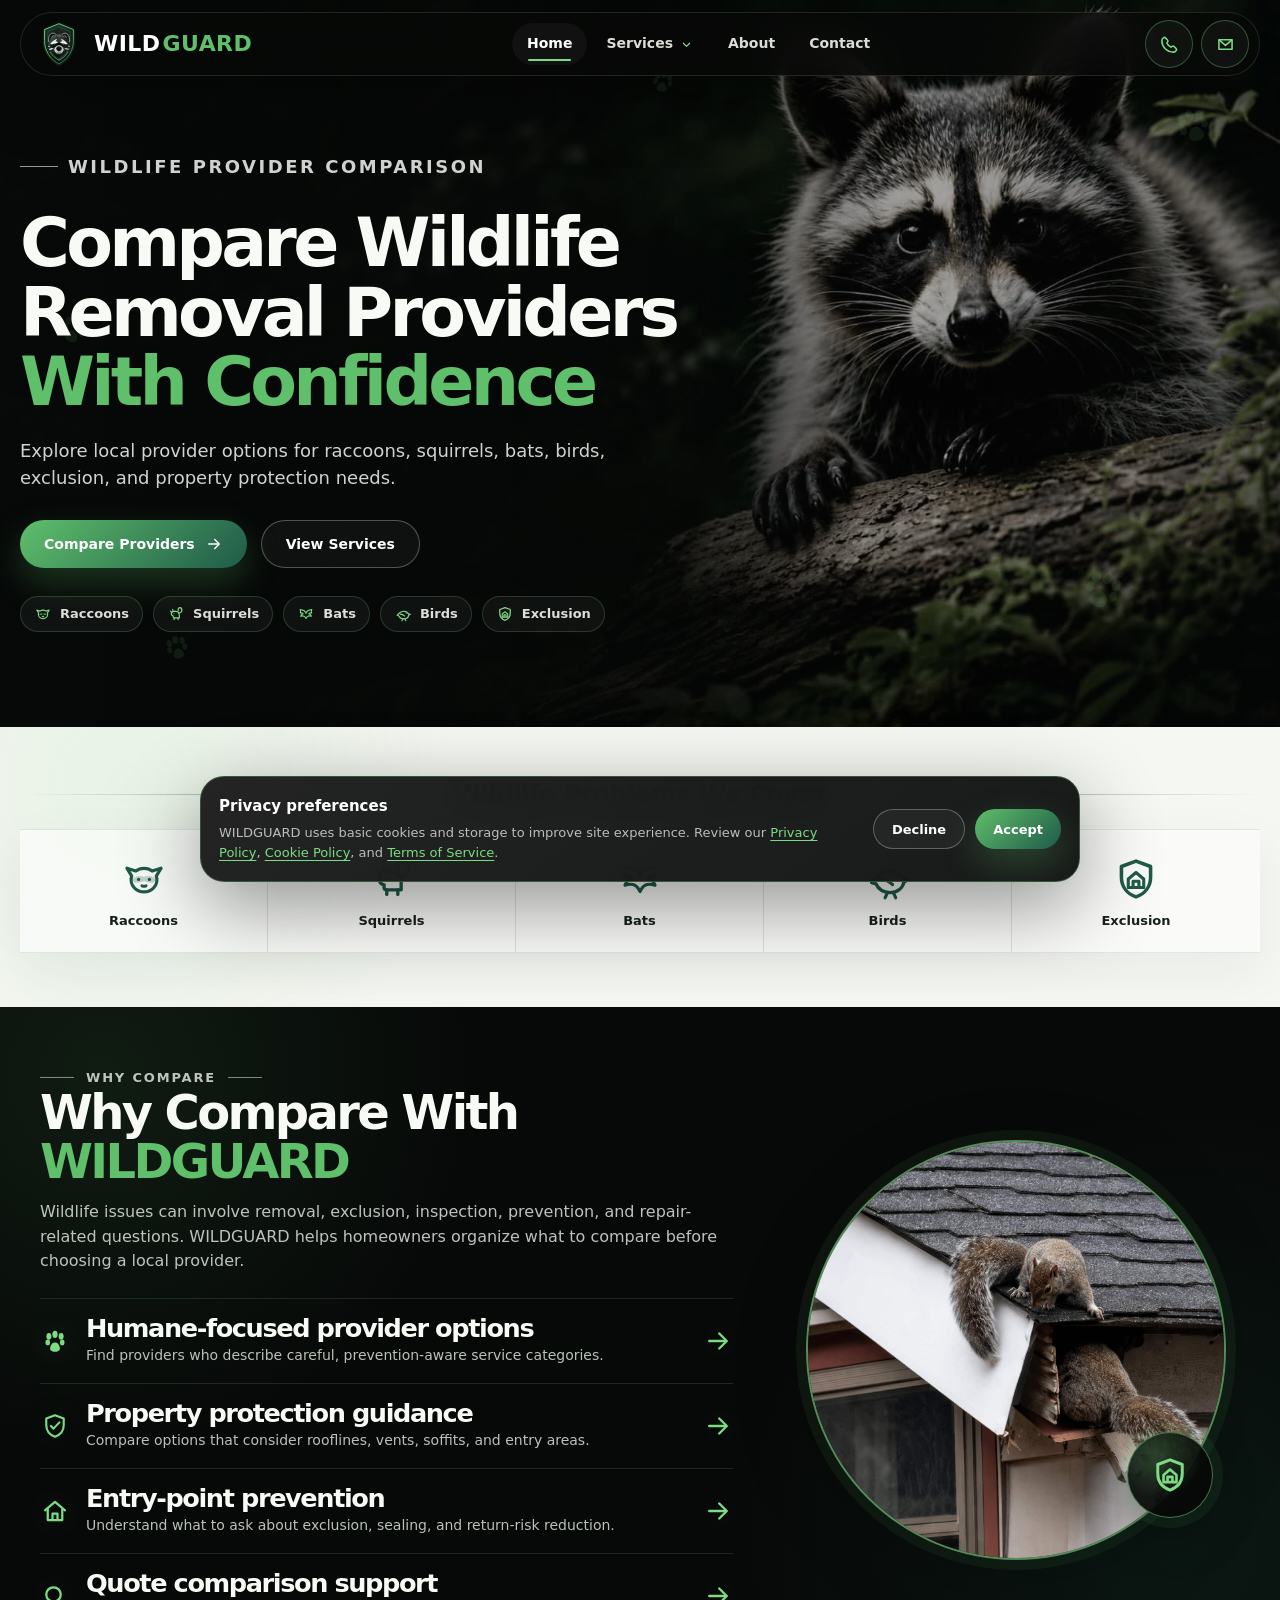
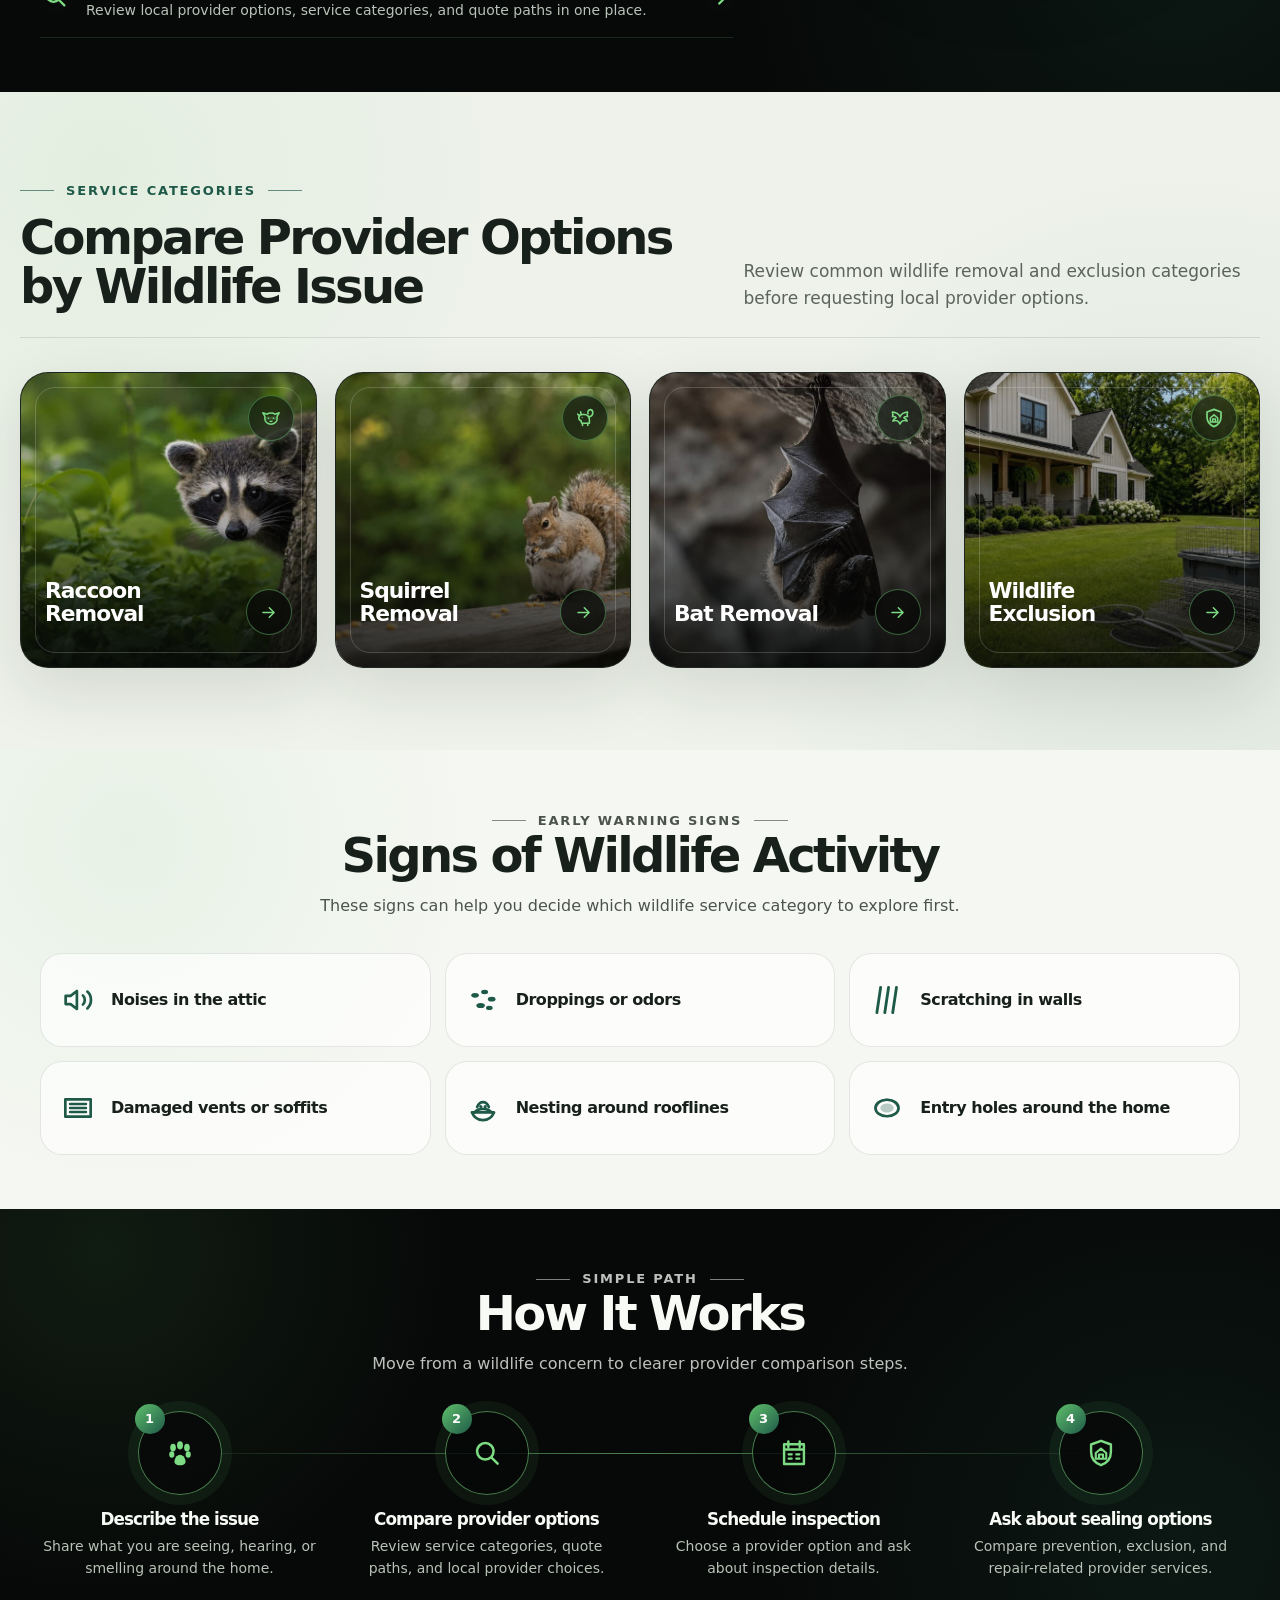
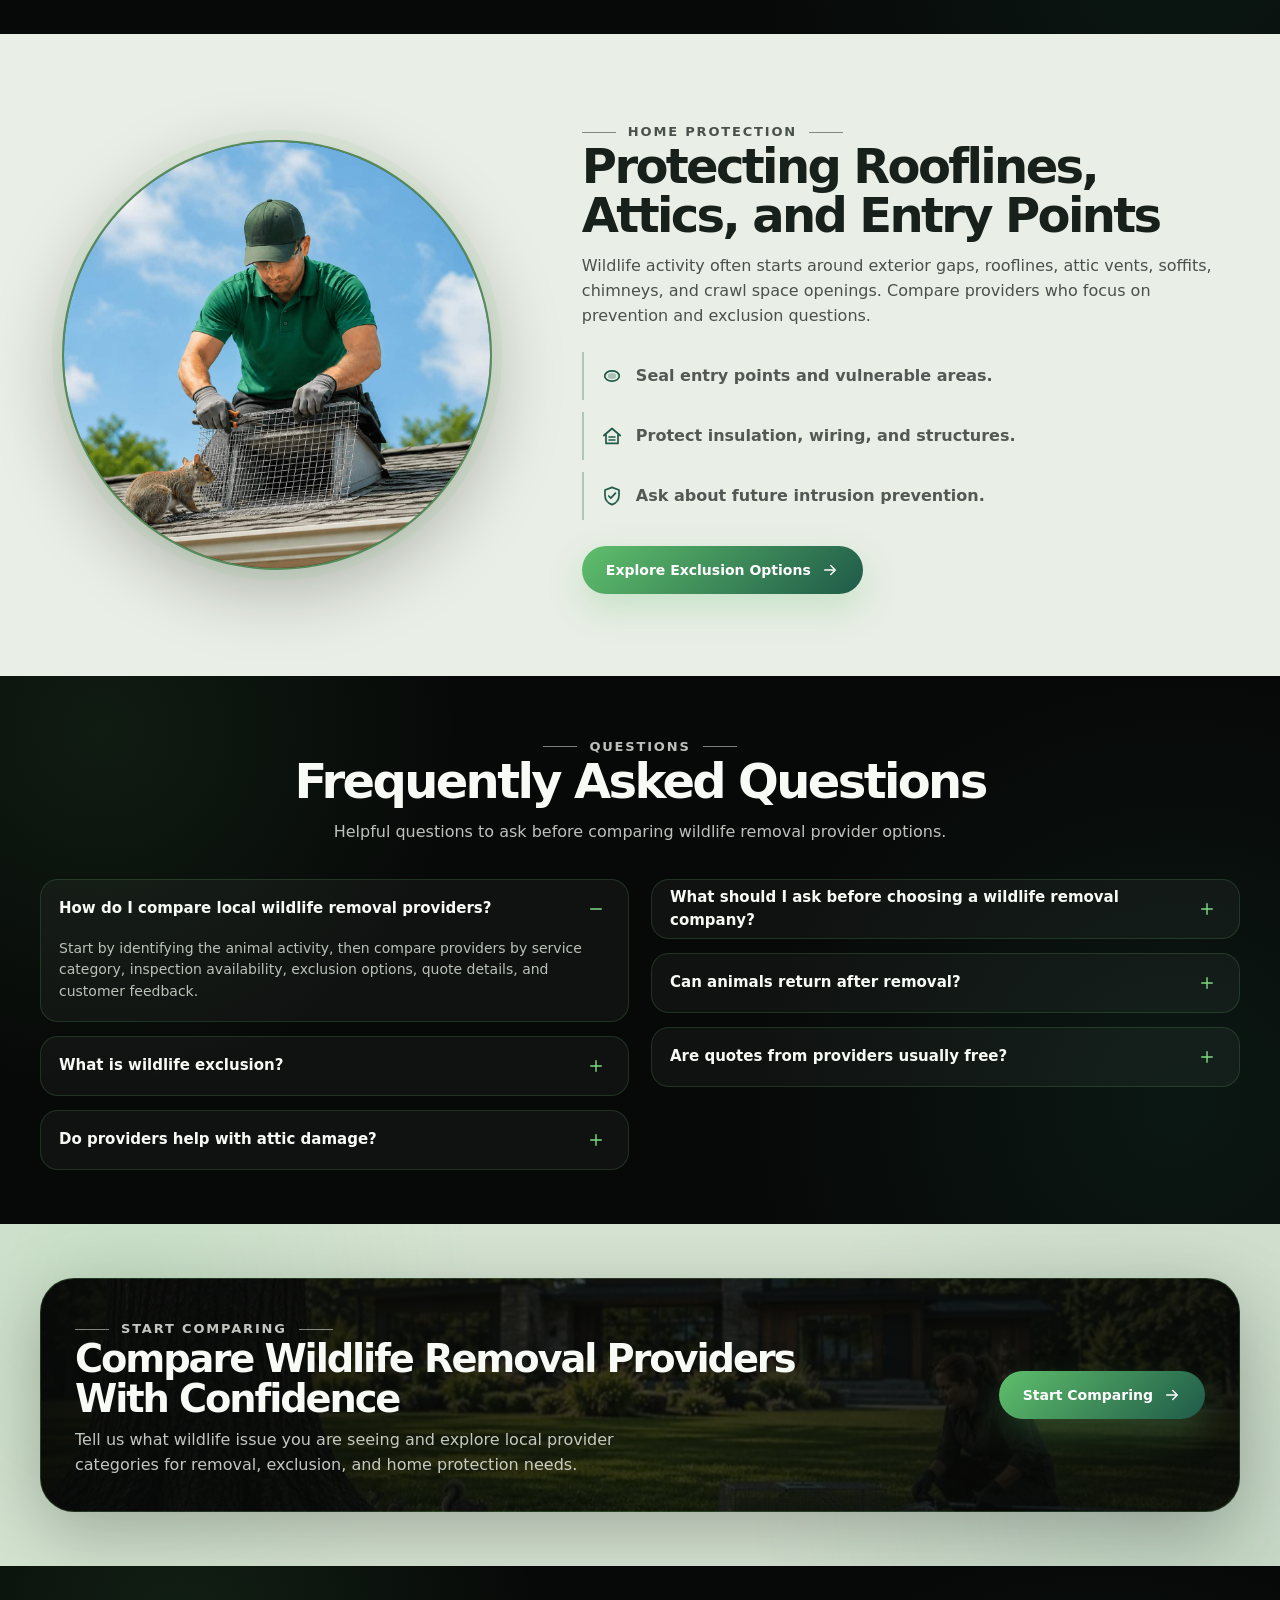
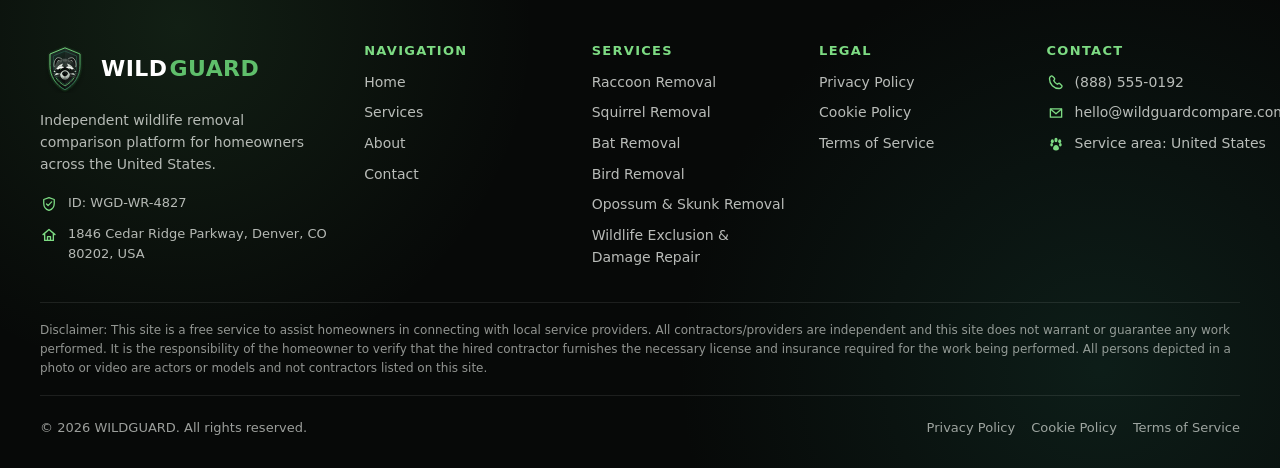
<file: index.html>
<!DOCTYPE html>
<html lang="en">

<head>
    <meta charset="UTF-8" />
    <meta name="viewport" content="width=device-width, initial-scale=1.0" />

    <title>WILDGUARD | Compare Wildlife Removal Providers</title>
    <meta name="description"
        content="Compare local wildlife removal providers for raccoons, squirrels, bats, birds, exclusion, and property protection needs across the United States." />

    <link rel="icon" type="image/svg+xml" href="assets/icons/favicon.svg" />
    <link rel="stylesheet" href="css/style.css" />

    <script src="js/config.js" defer></script>
    <script src="js/main.js" defer></script>
    <script src="js/home.js" defer></script>
</head>

<body class="page page-home">
    <div data-site-header></div>

    <main id="main">
        <section class="hero home-hero" aria-labelledby="home-hero-title" data-paw-field>
            <div class="container-wide">
                <div class="hero__content home-hero__content">
                    <p class="hero__kicker">Wildlife provider comparison</p>

                    <h1 id="home-hero-title">
                        Compare Wildlife Removal Providers
                        <span class="text-green">With Confidence</span>
                    </h1>

                    <p>
                        Explore local provider options for raccoons, squirrels, bats, birds,
                        exclusion, and property protection needs.
                    </p>

                    <div class="hero__actions" aria-label="Homepage actions">
                        <a class="button button--primary" href="contact.html#contact-form">
                            <span>Compare Providers</span>
                            <span class="svg-icon" data-icon="arrow"></span>
                        </a>

                        <a class="button button--secondary" href="services.html">
                            <span>View Services</span>
                        </a>
                    </div>

                    <div class="hero__chips" aria-label="Wildlife issues">
                        <span class="hero-chip">
                            <span class="svg-icon" data-icon="raccoon"></span>
                            Raccoons
                        </span>

                        <span class="hero-chip">
                            <span class="svg-icon" data-icon="squirrel"></span>
                            Squirrels
                        </span>

                        <span class="hero-chip">
                            <span class="svg-icon" data-icon="bat"></span>
                            Bats
                        </span>

                        <span class="hero-chip">
                            <span class="svg-icon" data-icon="bird"></span>
                            Birds
                        </span>

                        <span class="hero-chip">
                            <span class="svg-icon" data-icon="shield-home"></span>
                            Exclusion
                        </span>
                    </div>
                </div>
            </div>
        </section>

        <section class="home-problems home-problems--light section section--light section--compact"
            aria-labelledby="problems-title">
            <div class="container-wide">
                <div class="home-problems__heading">
                    <span></span>
                    <h2 id="problems-title">Wildlife Problems We Cover</h2>
                    <span></span>
                </div>

                <div class="home-problems__row" aria-label="Wildlife problem categories">
                    <a class="home-problem" href="raccoon-removal.html">
                        <span class="svg-icon" data-icon="raccoon"></span>
                        <strong>Raccoons</strong>
                    </a>

                    <a class="home-problem" href="squirrel-removal.html">
                        <span class="svg-icon" data-icon="squirrel"></span>
                        <strong>Squirrels</strong>
                    </a>

                    <a class="home-problem" href="bat-removal.html">
                        <span class="svg-icon" data-icon="bat"></span>
                        <strong>Bats</strong>
                    </a>

                    <a class="home-problem" href="bird-removal.html">
                        <span class="svg-icon" data-icon="bird"></span>
                        <strong>Birds</strong>
                    </a>

                    <a class="home-problem" href="wildlife-exclusion-damage-repair.html">
                        <span class="svg-icon" data-icon="shield-home"></span>
                        <strong>Exclusion</strong>
                    </a>
                </div>
            </div>
        </section>

        <section class="home-compare section section--dark section--compact" aria-labelledby="why-compare-title">
            <div class="container">
                <div class="home-compare__grid">
                    <div class="home-compare__content">
                        <div class="section-heading">
                            <p class="section-kicker">Why compare</p>
                            <h2 id="why-compare-title">
                                Why Compare With <span class="text-green">WILDGUARD</span>
                            </h2>
                            <p>
                                Wildlife issues can involve removal, exclusion, inspection,
                                prevention, and repair-related questions. WILDGUARD helps homeowners
                                organize what to compare before choosing a local provider.
                            </p>
                        </div>

                        <div class="line-list">
                            <article class="line-item">
                                <span class="svg-icon" data-icon="paw"></span>
                                <div>
                                    <h3>Humane-focused provider options</h3>
                                    <p>Find providers who describe careful, prevention-aware service categories.</p>
                                </div>
                                <span class="svg-icon" data-icon="arrow"></span>
                            </article>

                            <article class="line-item">
                                <span class="svg-icon" data-icon="shield"></span>
                                <div>
                                    <h3>Property protection guidance</h3>
                                    <p>Compare options that consider rooflines, vents, soffits, and entry areas.</p>
                                </div>
                                <span class="svg-icon" data-icon="arrow"></span>
                            </article>

                            <article class="line-item">
                                <span class="svg-icon" data-icon="home"></span>
                                <div>
                                    <h3>Entry-point prevention</h3>
                                    <p>Understand what to ask about exclusion, sealing, and return-risk reduction.</p>
                                </div>
                                <span class="svg-icon" data-icon="arrow"></span>
                            </article>

                            <article class="line-item">
                                <span class="svg-icon" data-icon="search"></span>
                                <div>
                                    <h3>Quote comparison support</h3>
                                    <p>Review local provider options, service categories, and quote paths in one place.
                                    </p>
                                </div>
                                <span class="svg-icon" data-icon="arrow"></span>
                            </article>
                        </div>
                    </div>

                    <div class="home-compare__visual">
                        <div class="circle-photo home-compare__photo">
                            <img src="assets/images/humane-removal.jpg" alt="Raccoon in a protected attic setting" />
                        </div>

                        <div class="home-compare__badge" aria-label="Protection focused">
                            <span class="svg-icon" data-icon="shield-home"></span>
                        </div>
                    </div>
                </div>
            </div>
        </section>

    <section class="home-services home-services--light section" aria-labelledby="home-services-title">
        <div class="container-wide">
            <div class="home-services__top">
                <div>
                    <p class="section-kicker">Service categories</p>
                    <h2 id="home-services-title">Compare Provider Options by Wildlife Issue</h2>
                </div>
    
                <p>
                    Review common wildlife removal and exclusion categories before requesting local provider options.
                </p>
            </div>
    
            <div class="home-service-list">
                <a class="home-service-card" href="raccoon-removal.html">
                    <img src="assets/images/raccoon-service.jpg" alt="Raccoon near a home roofline" />
    
                    <span class="home-service-card__content">
                        <span class="home-service-card__title">
                            <span class="svg-icon" data-icon="raccoon"></span>
                            <strong>Raccoon Removal</strong>
                        </span>
    
                        <span class="home-service-card__arrow">
                            <span class="svg-icon" data-icon="arrow"></span>
                        </span>
                    </span>
                </a>
    
                <a class="home-service-card" href="squirrel-removal.html">
                    <img src="assets/images/squirrel-service.jpg" alt="Squirrel moving along a home roofline" />
    
                    <span class="home-service-card__content">
                        <span class="home-service-card__title">
                            <span class="svg-icon" data-icon="squirrel"></span>
                            <strong>Squirrel Removal</strong>
                        </span>
    
                        <span class="home-service-card__arrow">
                            <span class="svg-icon" data-icon="arrow"></span>
                        </span>
                    </span>
                </a>
    
                <a class="home-service-card" href="bat-removal.html">
                    <img src="assets/images/bat-service.jpg" alt="Bats roosting in an attic area" />
    
                    <span class="home-service-card__content">
                        <span class="home-service-card__title">
                            <span class="svg-icon" data-icon="bat"></span>
                            <strong>Bat Removal</strong>
                        </span>
    
                        <span class="home-service-card__arrow">
                            <span class="svg-icon" data-icon="arrow"></span>
                        </span>
                    </span>
                </a>
    
                <a class="home-service-card" href="wildlife-exclusion-damage-repair.html">
                    <img src="assets/images/exclusion-service.jpg" alt="Home exterior vent area being inspected" />
    
                    <span class="home-service-card__content">
                        <span class="home-service-card__title">
                            <span class="svg-icon" data-icon="shield-home"></span>
                            <strong>Wildlife Exclusion</strong>
                        </span>
    
                        <span class="home-service-card__arrow">
                            <span class="svg-icon" data-icon="arrow"></span>
                        </span>
                    </span>
                </a>
            </div>
        </div>
    </section>



        <section class="home-signs section section--light section--compact" aria-labelledby="signs-title">
            <div class="container">
                <div class="section-heading section-heading--center">
                    <p class="section-kicker">Early warning signs</p>
                    <h2 id="signs-title">Signs of Wildlife Activity</h2>
                    <p>
                        These signs can help you decide which wildlife service category to explore first.
                    </p>
                </div>

                <div class="home-signs__grid">
                    <article class="home-sign">
                        <span class="svg-icon" data-icon="volume"></span>
                        <h3>Noises in the attic</h3>
                    </article>

                    <article class="home-sign">
                        <span class="svg-icon" data-icon="droppings"></span>
                        <h3>Droppings or odors</h3>
                    </article>

                    <article class="home-sign">
                        <span class="svg-icon" data-icon="scratch"></span>
                        <h3>Scratching in walls</h3>
                    </article>

                    <article class="home-sign">
                        <span class="svg-icon" data-icon="vent"></span>
                        <h3>Damaged vents or soffits</h3>
                    </article>

                    <article class="home-sign">
                        <span class="svg-icon" data-icon="nest"></span>
                        <h3>Nesting around rooflines</h3>
                    </article>

                    <article class="home-sign">
                        <span class="svg-icon" data-icon="hole"></span>
                        <h3>Entry holes around the home</h3>
                    </article>
                </div>
            </div>
        </section>

        <section class="home-process section section--dark section--compact" aria-labelledby="process-title">
            <div class="container">
                <div class="section-heading section-heading--center">
                    <p class="section-kicker">Simple path</p>
                    <h2 id="process-title">How It Works</h2>
                    <p>
                        Move from a wildlife concern to clearer provider comparison steps.
                    </p>
                </div>

                <div class="timeline" aria-label="How WILDGUARD works">
                    <article class="timeline__item">
                        <span class="timeline__icon">
                            <span class="timeline__number">1</span>
                            <span class="svg-icon" data-icon="paw"></span>
                        </span>

                        <div>
                            <h3>Describe the issue</h3>
                            <p>Share what you are seeing, hearing, or smelling around the home.</p>
                        </div>
                    </article>

                    <article class="timeline__item">
                        <span class="timeline__icon">
                            <span class="timeline__number">2</span>
                            <span class="svg-icon" data-icon="search"></span>
                        </span>

                        <div>
                            <h3>Compare provider options</h3>
                            <p>Review service categories, quote paths, and local provider choices.</p>
                        </div>
                    </article>

                    <article class="timeline__item">
                        <span class="timeline__icon">
                            <span class="timeline__number">3</span>
                            <span class="svg-icon" data-icon="calendar"></span>
                        </span>

                        <div>
                            <h3>Schedule inspection</h3>
                            <p>Choose a provider option and ask about inspection details.</p>
                        </div>
                    </article>

                    <article class="timeline__item">
                        <span class="timeline__icon">
                            <span class="timeline__number">4</span>
                            <span class="svg-icon" data-icon="shield-home"></span>
                        </span>

                        <div>
                            <h3>Ask about sealing options</h3>
                            <p>Compare prevention, exclusion, and repair-related provider services.</p>
                        </div>
                    </article>
                </div>
            </div>
        </section>

<section class="home-rooflines section section--soft" aria-labelledby="rooflines-title">
    <div class="container">
        <div class="home-rooflines__grid">
            <div class="circle-photo home-rooflines__photo">
                <img src="assets/images/roofline-protection.jpg" alt="Home roofline and attic entry area" />
            </div>

            <div class="home-rooflines__content">
                <div class="section-heading">
                    <p class="section-kicker">Home protection</p>
                    <h2 id="rooflines-title">Protecting Rooflines, Attics, and Entry Points</h2>
                    <p>
                        Wildlife activity often starts around exterior gaps, rooflines,
                        attic vents, soffits, chimneys, and crawl space openings.
                        Compare providers who focus on prevention and exclusion questions.
                    </p>
                </div>

                <div class="home-rooflines__list">
                    <p>
                        <span class="svg-icon" data-icon="hole"></span>
                        Seal entry points and vulnerable areas.
                    </p>

                    <p>
                        <span class="svg-icon" data-icon="attic"></span>
                        Protect insulation, wiring, and structures.
                    </p>

                    <p>
                        <span class="svg-icon" data-icon="shield"></span>
                        Ask about future intrusion prevention.
                    </p>
                </div>

                <a class="button button--primary" href="wildlife-exclusion-damage-repair.html">
                    <span>Explore Exclusion Options</span>
                    <span class="svg-icon" data-icon="arrow"></span>
                </a>
            </div>
        </div>
    </div>
</section>

        <section class="home-faq section section--dark section--compact" aria-labelledby="home-faq-title">
            <div class="container">
                <div class="section-heading section-heading--center">
                    <p class="section-kicker">Questions</p>
                    <h2 id="home-faq-title">Frequently Asked Questions</h2>
                    <p>
                        Helpful questions to ask before comparing wildlife removal provider options.
                    </p>
                </div>

            <div class="faq-grid faq-grid--columns" data-accordion data-accordion-single>
                <div class="faq-column">
                    <div class="faq-item is-open" data-accordion-item>
                        <button class="faq-item__button" type="button" data-accordion-trigger>
                            <span>How do I compare local wildlife removal providers?</span>
                            <span class="faq-item__icon">
                                <span class="svg-icon" data-icon="plus"></span>
                                <span class="svg-icon" data-icon="minus"></span>
                            </span>
                        </button>
            
                        <div class="faq-item__panel" data-accordion-panel>
                            <p>
                                Start by identifying the animal activity, then compare providers by service category,
                                inspection availability, exclusion options, quote details, and customer feedback.
                            </p>
                        </div>
                    </div>
            
                    <div class="faq-item" data-accordion-item>
                        <button class="faq-item__button" type="button" data-accordion-trigger>
                            <span>What is wildlife exclusion?</span>
                            <span class="faq-item__icon">
                                <span class="svg-icon" data-icon="plus"></span>
                                <span class="svg-icon" data-icon="minus"></span>
                            </span>
                        </button>
            
                        <div class="faq-item__panel" data-accordion-panel hidden>
                            <p>
                                Wildlife exclusion usually refers to reviewing and sealing possible entry points
                                so animals are less likely to re-enter a home after the issue is addressed.
                            </p>
                        </div>
                    </div>
            
                    <div class="faq-item" data-accordion-item>
                        <button class="faq-item__button" type="button" data-accordion-trigger>
                            <span>Do providers help with attic damage?</span>
                            <span class="faq-item__icon">
                                <span class="svg-icon" data-icon="plus"></span>
                                <span class="svg-icon" data-icon="minus"></span>
                            </span>
                        </button>
            
                        <div class="faq-item__panel" data-accordion-panel hidden>
                            <p>
                                Some providers may offer repair-related or cleanup-related options.
                                Homeowners should compare each provider’s listed services and verify details directly.
                            </p>
                        </div>
                    </div>
                </div>
            
                <div class="faq-column">
                    <div class="faq-item" data-accordion-item>
                        <button class="faq-item__button" type="button" data-accordion-trigger>
                            <span>What should I ask before choosing a wildlife removal company?</span>
                            <span class="faq-item__icon">
                                <span class="svg-icon" data-icon="plus"></span>
                                <span class="svg-icon" data-icon="minus"></span>
                            </span>
                        </button>
            
                        <div class="faq-item__panel" data-accordion-panel hidden>
                            <p>
                                Ask about inspection steps, humane handling methods, exclusion recommendations,
                                service area, pricing structure, licensing, insurance, and follow-up options.
                            </p>
                        </div>
                    </div>
            
                    <div class="faq-item" data-accordion-item>
                        <button class="faq-item__button" type="button" data-accordion-trigger>
                            <span>Can animals return after removal?</span>
                            <span class="faq-item__icon">
                                <span class="svg-icon" data-icon="plus"></span>
                                <span class="svg-icon" data-icon="minus"></span>
                            </span>
                        </button>
            
                        <div class="faq-item__panel" data-accordion-panel hidden>
                            <p>
                                They may return if entry points remain open. That is why many homeowners ask
                                providers about prevention, exclusion, and property protection steps.
                            </p>
                        </div>
                    </div>
            
                    <div class="faq-item" data-accordion-item>
                        <button class="faq-item__button" type="button" data-accordion-trigger>
                            <span>Are quotes from providers usually free?</span>
                            <span class="faq-item__icon">
                                <span class="svg-icon" data-icon="plus"></span>
                                <span class="svg-icon" data-icon="minus"></span>
                            </span>
                        </button>
            
                        <div class="faq-item__panel" data-accordion-panel hidden>
                            <p>
                                Quote and inspection policies can vary by provider and location.
                                Review provider details and ask directly before scheduling.
                            </p>
                        </div>
                    </div>
                </div>
            </div>
            </div>
        </section>

        <section class="section section--dark section--compact home-final-section">
            <div class="container">
                <div class="final-cta home-final-cta">
                    <div class="final-cta__inner">
                        <div>
                            <p class="section-kicker">Start comparing</p>
                            <h2>Compare Wildlife Removal Providers With Confidence</h2>
                            <p>
                                Tell us what wildlife issue you are seeing and explore local provider
                                categories for removal, exclusion, and home protection needs.
                            </p>
                        </div>

                        <a class="button button--primary" href="contact.html#contact-form">
                            <span>Start Comparing</span>
                            <span class="svg-icon" data-icon="arrow"></span>
                        </a>
                    </div>
                </div>
            </div>
        </section>
    </main>

    <div data-site-footer></div>
</body>

</html>
</file>
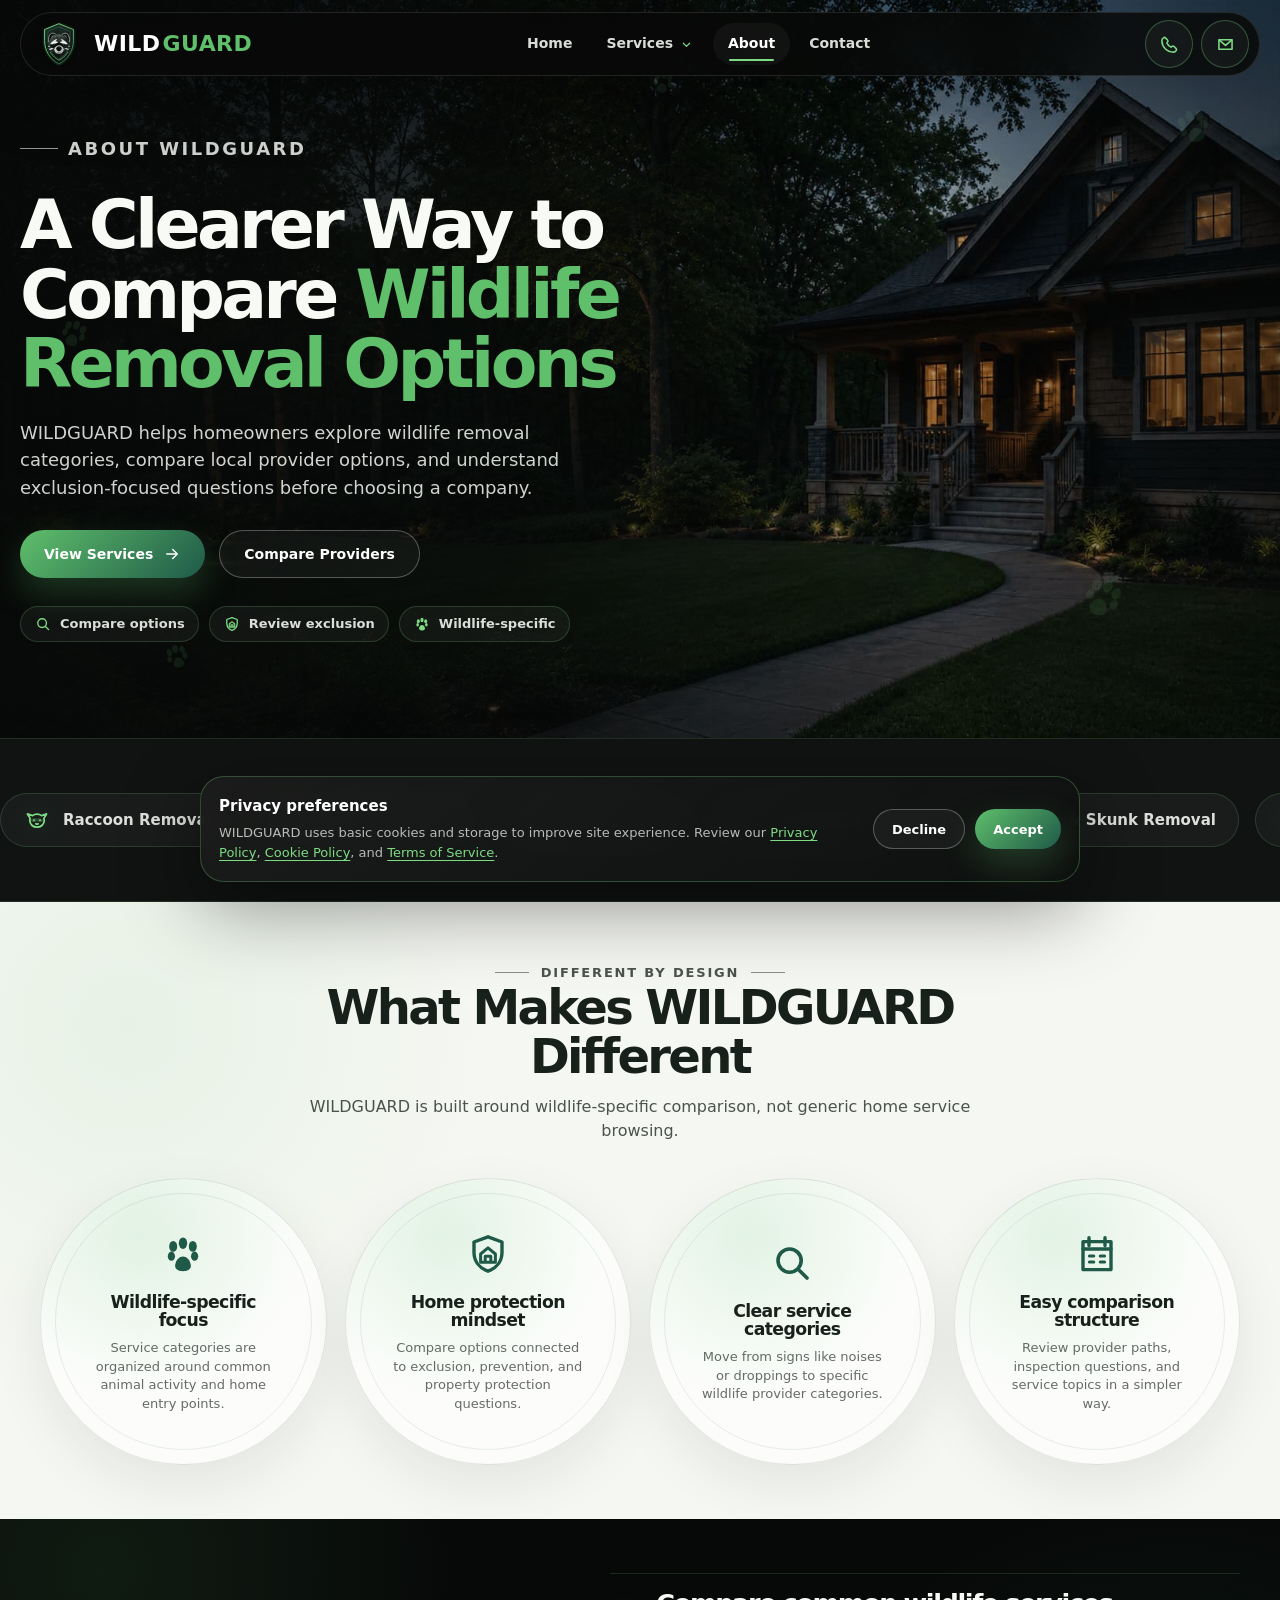
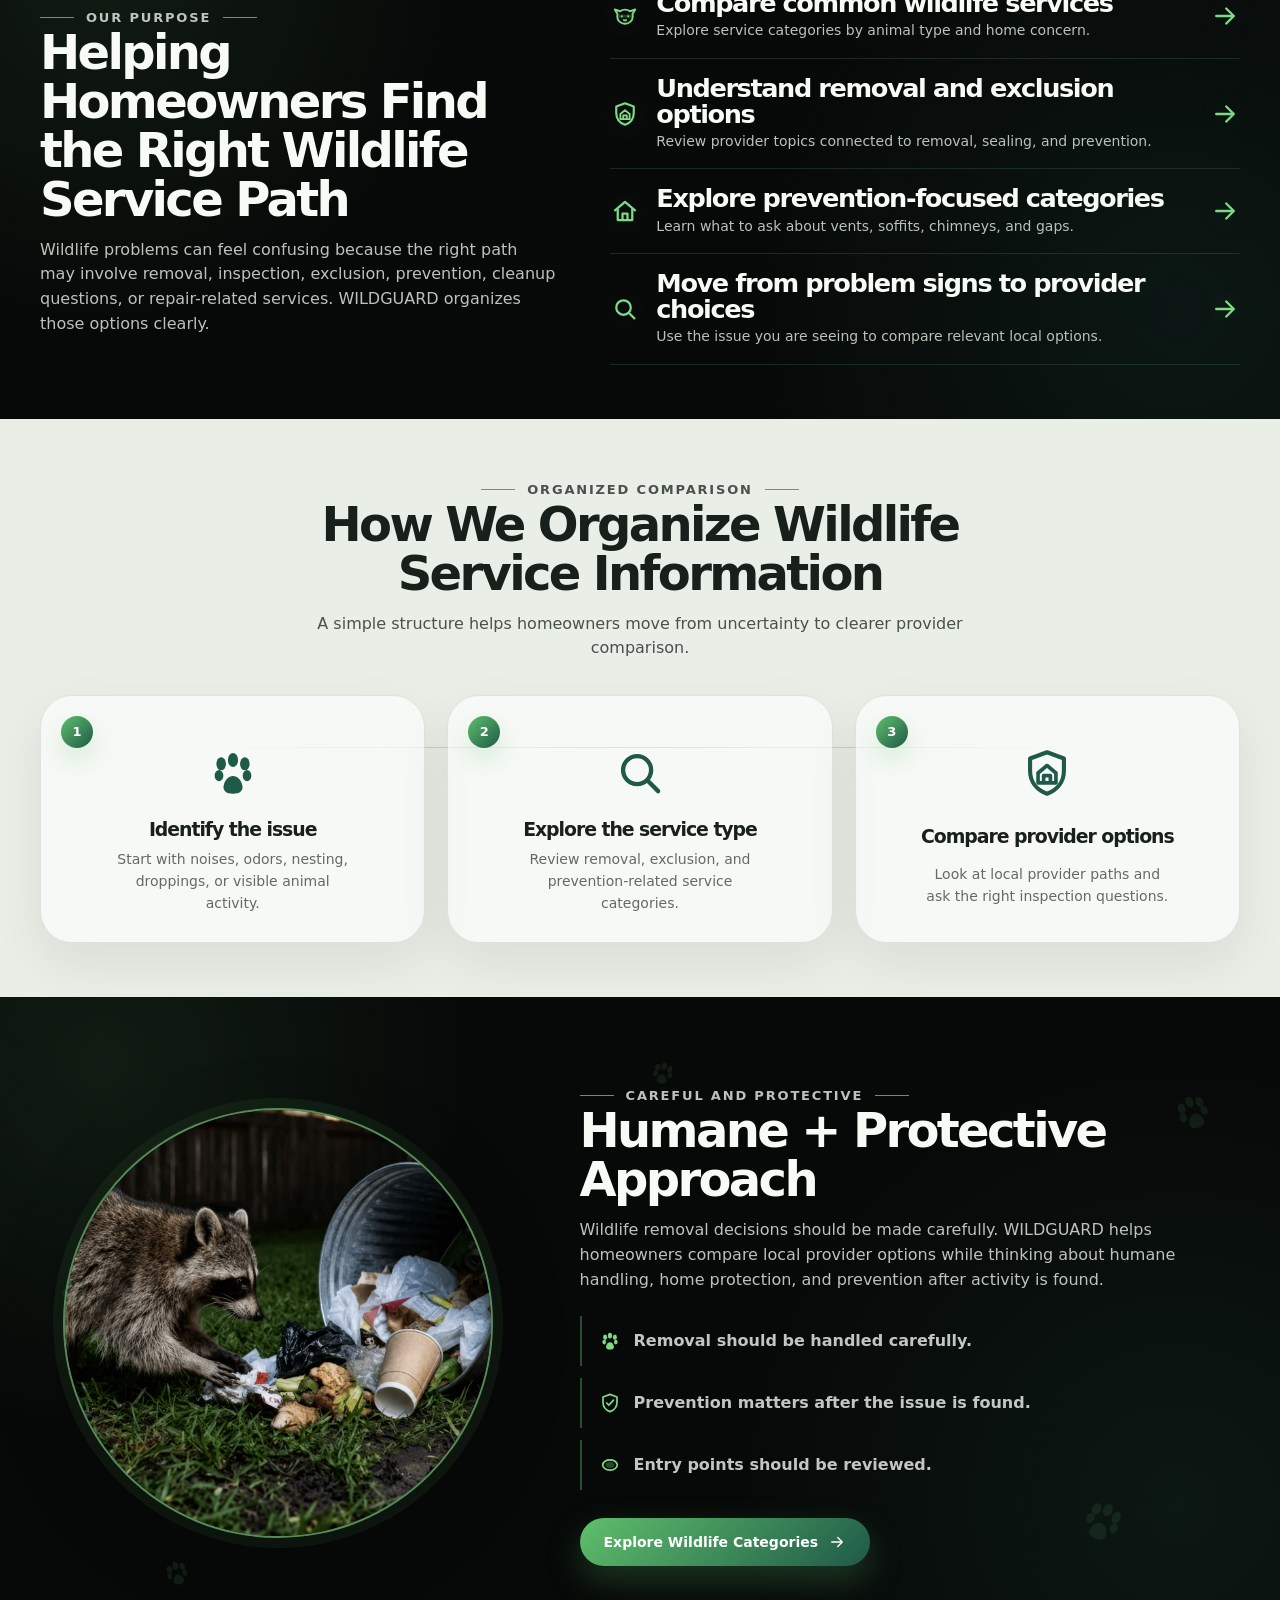
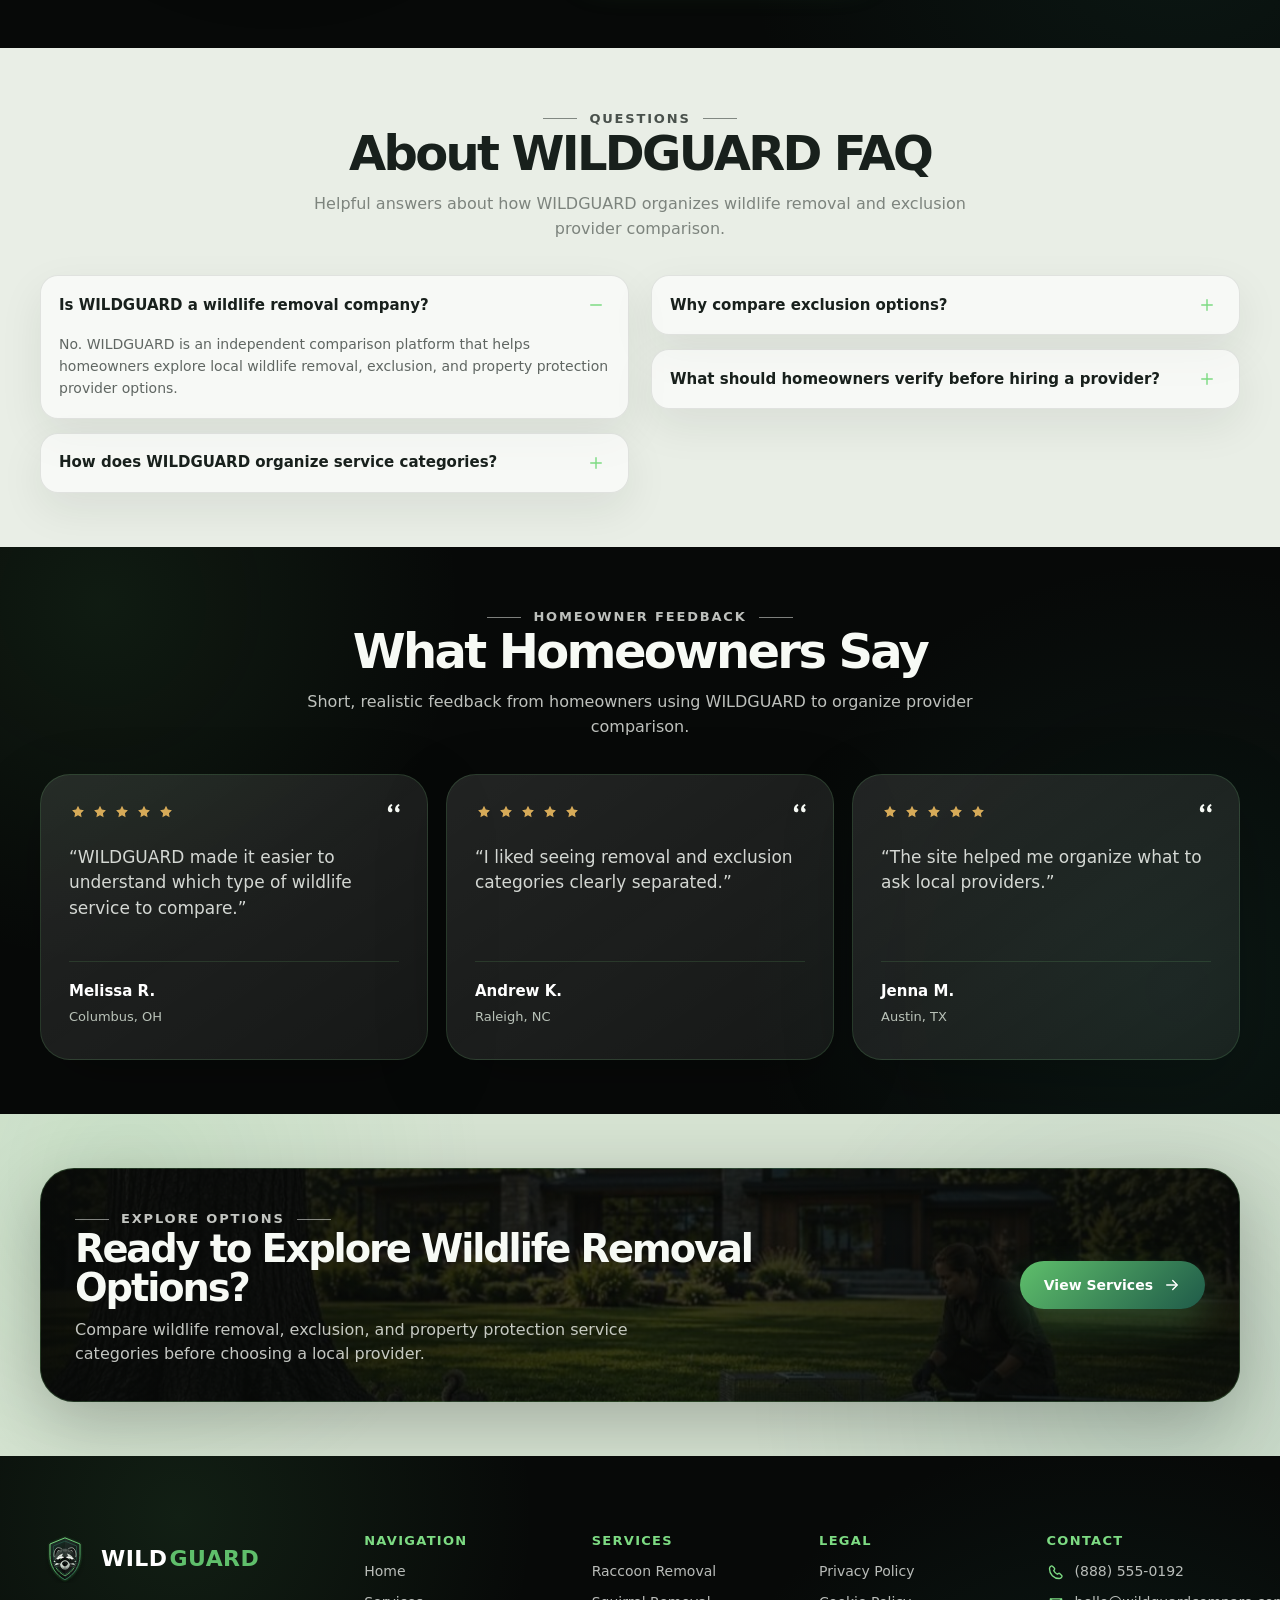
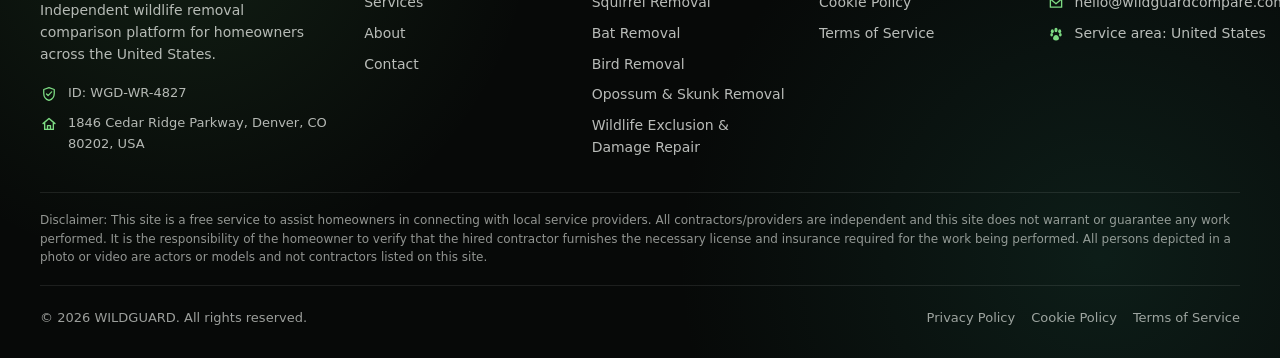
<file: about.html>
<!DOCTYPE html>
<html lang="en">

<head>
    <meta charset="UTF-8" />
    <meta name="viewport" content="width=device-width, initial-scale=1.0" />

    <title>About WILDGUARD | Wildlife Removal Provider Comparison</title>
    <meta name="description"
        content="Learn how WILDGUARD helps homeowners compare wildlife removal provider options, understand exclusion categories, and explore prevention-focused service paths." />

    <link rel="icon" type="image/svg+xml" href="assets/icons/favicon.svg" />
    <link rel="stylesheet" href="css/style.css" />

    <script src="js/config.js" defer></script>
    <script src="js/main.js" defer></script>
    <script src="js/about.js" defer></script>
</head>

<body class="page page-about">
    <div data-site-header></div>

    <main id="main">
        <section class="hero about-hero" aria-labelledby="about-hero-title" data-paw-field>
            <div class="container-wide">
                <div class="hero__content">
                    <p class="hero__kicker">About WILDGUARD</p>

                    <h1 id="about-hero-title">
                        A Clearer Way to Compare
                        <span class="text-green">Wildlife Removal Options</span>
                    </h1>

                    <p>
                        WILDGUARD helps homeowners explore wildlife removal categories,
                        compare local provider options, and understand exclusion-focused
                        questions before choosing a company.
                    </p>

                    <div class="hero__actions" aria-label="About page actions">
                        <a class="button button--primary" href="services.html">
                            <span>View Services</span>
                            <span class="svg-icon" data-icon="arrow"></span>
                        </a>

                        <a class="button button--secondary" href="contact.html#contact-form">
                            <span>Compare Providers</span>
                        </a>
                    </div>

                    <div class="hero__chips" aria-label="WILDGUARD focus areas">
                        <span class="hero-chip">
                            <span class="svg-icon" data-icon="search"></span>
                            Compare options
                        </span>

                        <span class="hero-chip">
                            <span class="svg-icon" data-icon="shield-home"></span>
                            Review exclusion
                        </span>

                        <span class="hero-chip">
                            <span class="svg-icon" data-icon="paw"></span>
                            Wildlife-specific
                        </span>
                    </div>
                </div>
            </div>
        </section>

        <section class="about-marquee section section--charcoal section--compact"
            aria-label="Wildlife services marquee">
            <div class="about-marquee__track">
                <div class="about-marquee__group">
                    <a href="raccoon-removal.html">
                        <span class="svg-icon" data-icon="raccoon"></span>
                        Raccoon Removal
                    </a>

                    <a href="squirrel-removal.html">
                        <span class="svg-icon" data-icon="squirrel"></span>
                        Squirrel Removal
                    </a>

                    <a href="bat-removal.html">
                        <span class="svg-icon" data-icon="bat"></span>
                        Bat Removal
                    </a>

                    <a href="bird-removal.html">
                        <span class="svg-icon" data-icon="bird"></span>
                        Bird Removal
                    </a>

                    <a href="opossum-skunk-removal.html">
                        <span class="svg-icon" data-icon="paw"></span>
                        Opossum &amp; Skunk Removal
                    </a>

                    <a href="wildlife-exclusion-damage-repair.html">
                        <span class="svg-icon" data-icon="shield-home"></span>
                        Wildlife Exclusion &amp; Damage Repair
                    </a>
                </div>

                <div class="about-marquee__group" aria-hidden="true">
                    <a href="raccoon-removal.html">
                        <span class="svg-icon" data-icon="raccoon"></span>
                        Raccoon Removal
                    </a>

                    <a href="squirrel-removal.html">
                        <span class="svg-icon" data-icon="squirrel"></span>
                        Squirrel Removal
                    </a>

                    <a href="bat-removal.html">
                        <span class="svg-icon" data-icon="bat"></span>
                        Bat Removal
                    </a>

                    <a href="bird-removal.html">
                        <span class="svg-icon" data-icon="bird"></span>
                        Bird Removal
                    </a>

                    <a href="opossum-skunk-removal.html">
                        <span class="svg-icon" data-icon="paw"></span>
                        Opossum &amp; Skunk Removal
                    </a>

                    <a href="wildlife-exclusion-damage-repair.html">
                        <span class="svg-icon" data-icon="shield-home"></span>
                        Wildlife Exclusion &amp; Damage Repair
                    </a>
                </div>
            </div>
        </section>

        <section class="about-difference section section--light section--compact" aria-labelledby="difference-title">
            <div class="container">
                <div class="section-heading section-heading--center">
                    <p class="section-kicker">Different by design</p>
                    <h2 id="difference-title">What Makes WILDGUARD Different</h2>
                    <p>
                        WILDGUARD is built around wildlife-specific comparison, not generic home service browsing.
                    </p>
                </div>

                <div class="about-difference__grid">
                    <article class="about-circle-card">
                        <span class="svg-icon" data-icon="paw"></span>
                        <h3>Wildlife-specific focus</h3>
                        <p>Service categories are organized around common animal activity and home entry points.</p>
                    </article>

                    <article class="about-circle-card">
                        <span class="svg-icon" data-icon="shield-home"></span>
                        <h3>Home protection mindset</h3>
                        <p>Compare options connected to exclusion, prevention, and property protection questions.</p>
                    </article>

                    <article class="about-circle-card">
                        <span class="svg-icon" data-icon="search"></span>
                        <h3>Clear service categories</h3>
                        <p>Move from signs like noises or droppings to specific wildlife provider categories.</p>
                    </article>

                    <article class="about-circle-card">
                        <span class="svg-icon" data-icon="calendar"></span>
                        <h3>Easy comparison structure</h3>
                        <p>Review provider paths, inspection questions, and service topics in a simpler way.</p>
                    </article>
                </div>
            </div>
        </section>

        <section class="about-purpose section section--dark section--compact" aria-labelledby="purpose-title">
            <div class="container">
                <div class="about-purpose__grid">
                    <div class="section-heading">
                        <p class="section-kicker">Our purpose</p>
                        <h2 id="purpose-title">Helping Homeowners Find the Right Wildlife Service Path</h2>
                        <p>
                            Wildlife problems can feel confusing because the right path may involve
                            removal, inspection, exclusion, prevention, cleanup questions, or
                            repair-related services. WILDGUARD organizes those options clearly.
                        </p>
                    </div>

                    <div class="line-list about-purpose__list">
                        <article class="line-item">
                            <span class="svg-icon" data-icon="raccoon"></span>
                            <div>
                                <h3>Compare common wildlife services</h3>
                                <p>Explore service categories by animal type and home concern.</p>
                            </div>
                            <span class="svg-icon" data-icon="arrow"></span>
                        </article>

                        <article class="line-item">
                            <span class="svg-icon" data-icon="shield-home"></span>
                            <div>
                                <h3>Understand removal and exclusion options</h3>
                                <p>Review provider topics connected to removal, sealing, and prevention.</p>
                            </div>
                            <span class="svg-icon" data-icon="arrow"></span>
                        </article>

                        <article class="line-item">
                            <span class="svg-icon" data-icon="home"></span>
                            <div>
                                <h3>Explore prevention-focused categories</h3>
                                <p>Learn what to ask about vents, soffits, chimneys, and gaps.</p>
                            </div>
                            <span class="svg-icon" data-icon="arrow"></span>
                        </article>

                        <article class="line-item">
                            <span class="svg-icon" data-icon="search"></span>
                            <div>
                                <h3>Move from problem signs to provider choices</h3>
                                <p>Use the issue you are seeing to compare relevant local options.</p>
                            </div>
                            <span class="svg-icon" data-icon="arrow"></span>
                        </article>
                    </div>
                </div>
            </div>
        </section>

        <section class="about-process section section--soft section--compact" aria-labelledby="about-process-title">
            <div class="container">
                <div class="section-heading section-heading--center">
                    <p class="section-kicker">Organized comparison</p>
                    <h2 id="about-process-title">How We Organize Wildlife Service Information</h2>
                    <p>
                        A simple structure helps homeowners move from uncertainty to clearer provider comparison.
                    </p>
                </div>

                <div class="about-process__steps">
                    <article class="about-process-step">
                        <span class="about-process-step__number">1</span>
                        <span class="svg-icon" data-icon="paw"></span>
                        <h3>Identify the issue</h3>
                        <p>Start with noises, odors, nesting, droppings, or visible animal activity.</p>
                    </article>

                    <article class="about-process-step">
                        <span class="about-process-step__number">2</span>
                        <span class="svg-icon" data-icon="search"></span>
                        <h3>Explore the service type</h3>
                        <p>Review removal, exclusion, and prevention-related service categories.</p>
                    </article>

                    <article class="about-process-step">
                        <span class="about-process-step__number">3</span>
                        <span class="svg-icon" data-icon="shield-home"></span>
                        <h3>Compare provider options</h3>
                        <p>Look at local provider paths and ask the right inspection questions.</p>
                    </article>
                </div>
            </div>
        </section>


        <section class="about-approach section section--dark" aria-labelledby="approach-title" data-paw-field>
            <div class="container">
                <div class="about-approach__grid">
                    <div class="circle-photo about-approach__photo">
                        <img src="assets/images/wildlife-signs.jpg"
                            alt="Wildlife signs around a protected home exterior" />
                    </div>

                    <div class="about-approach__content">
                        <div class="section-heading">
                            <p class="section-kicker">Careful and protective</p>
                            <h2 id="approach-title">Humane + Protective Approach</h2>
                            <p>
                                Wildlife removal decisions should be made carefully. WILDGUARD helps
                                homeowners compare local provider options while thinking about humane
                                handling, home protection, and prevention after activity is found.
                            </p>
                        </div>

                        <div class="about-approach__lines">
                            <p>
                                <span class="svg-icon" data-icon="paw"></span>
                                Removal should be handled carefully.
                            </p>

                            <p>
                                <span class="svg-icon" data-icon="shield"></span>
                                Prevention matters after the issue is found.
                            </p>

                            <p>
                                <span class="svg-icon" data-icon="hole"></span>
                                Entry points should be reviewed.
                            </p>
                        </div>

                        <a class="button button--primary" href="services.html">
                            <span>Explore Wildlife Categories</span>
                            <span class="svg-icon" data-icon="arrow"></span>
                        </a>
                    </div>
                </div>
            </div>
        </section>

                <section class="about-faq section section--soft section--compact" aria-labelledby="about-faq-title">
                    <div class="container">
                        <div class="section-heading section-heading--center">
                            <p class="section-kicker">Questions</p>
                            <h2 id="about-faq-title">About WILDGUARD FAQ</h2>
                            <p>
                                Helpful answers about how WILDGUARD organizes wildlife removal and exclusion provider comparison.
                            </p>
                        </div>
                
                        <div class="faq-grid faq-grid--columns" data-accordion data-accordion-single>
                            <div class="faq-column">
                                <div class="faq-item is-open" data-accordion-item>
                                    <button class="faq-item__button" type="button" data-accordion-trigger>
                                        <span>Is WILDGUARD a wildlife removal company?</span>
                                        <span class="faq-item__icon">
                                            <span class="svg-icon" data-icon="plus"></span>
                                            <span class="svg-icon" data-icon="minus"></span>
                                        </span>
                                    </button>
                
                                    <div class="faq-item__panel" data-accordion-panel>
                                        <p>
                                            No. WILDGUARD is an independent comparison platform that helps homeowners
                                            explore local wildlife removal, exclusion, and property protection provider options.
                                        </p>
                                    </div>
                                </div>
                
                                <div class="faq-item" data-accordion-item>
                                    <button class="faq-item__button" type="button" data-accordion-trigger>
                                        <span>How does WILDGUARD organize service categories?</span>
                                        <span class="faq-item__icon">
                                            <span class="svg-icon" data-icon="plus"></span>
                                            <span class="svg-icon" data-icon="minus"></span>
                                        </span>
                                    </button>
                
                                    <div class="faq-item__panel" data-accordion-panel hidden>
                                        <p>
                                            Categories are grouped by common wildlife issues, animal types, entry points,
                                            home areas, and prevention-focused questions homeowners may want to compare.
                                        </p>
                                    </div>
                                </div>
                            </div>
                
                            <div class="faq-column">
                                <div class="faq-item" data-accordion-item>
                                    <button class="faq-item__button" type="button" data-accordion-trigger>
                                        <span>Why compare exclusion options?</span>
                                        <span class="faq-item__icon">
                                            <span class="svg-icon" data-icon="plus"></span>
                                            <span class="svg-icon" data-icon="minus"></span>
                                        </span>
                                    </button>
                
                                    <div class="faq-item__panel" data-accordion-panel hidden>
                                        <p>
                                            Many wildlife issues involve open vents, soffits, chimneys, crawl spaces,
                                            roofline gaps, or other entry points. Exclusion questions help compare prevention paths.
                                        </p>
                                    </div>
                                </div>
                
                                <div class="faq-item" data-accordion-item>
                                    <button class="faq-item__button" type="button" data-accordion-trigger>
                                        <span>What should homeowners verify before hiring a provider?</span>
                                        <span class="faq-item__icon">
                                            <span class="svg-icon" data-icon="plus"></span>
                                            <span class="svg-icon" data-icon="minus"></span>
                                        </span>
                                    </button>
                
                                    <div class="faq-item__panel" data-accordion-panel hidden>
                                        <p>
                                            Homeowners should verify service scope, pricing, availability, licensing,
                                            insurance, inspection details, exclusion options, and provider terms directly.
                                        </p>
                                    </div>
                                </div>
                            </div>
                        </div>
                    </div>
                </section>

        <section class="about-testimonials section section--dark section--compact" aria-labelledby="testimonials-title">
            <div class="container">
                <div class="section-heading section-heading--center">
                    <p class="section-kicker">Homeowner feedback</p>
                    <h2 id="testimonials-title">What Homeowners Say</h2>
                    <p>
                        Short, realistic feedback from homeowners using WILDGUARD to organize provider comparison.
                    </p>
                </div>

                <div class="about-testimonials__grid">
                    <article class="testimonial-card shine-card">
                        <div class="testimonial-card__stars" aria-label="5 out of 5 stars">
                            <span class="svg-icon" data-icon="star"></span>
                            <span class="svg-icon" data-icon="star"></span>
                            <span class="svg-icon" data-icon="star"></span>
                            <span class="svg-icon" data-icon="star"></span>
                            <span class="svg-icon" data-icon="star"></span>
                        </div>

                        <span class="testimonial-card__quote svg-icon" data-icon="quote"></span>

                        <p>
                            “WILDGUARD made it easier to understand which type of wildlife service to compare.”
                        </p>

                        <footer>
                            <strong>Melissa R.</strong>
                            <span>Columbus, OH</span>
                        </footer>
                    </article>

                    <article class="testimonial-card shine-card">
                        <div class="testimonial-card__stars" aria-label="5 out of 5 stars">
                            <span class="svg-icon" data-icon="star"></span>
                            <span class="svg-icon" data-icon="star"></span>
                            <span class="svg-icon" data-icon="star"></span>
                            <span class="svg-icon" data-icon="star"></span>
                            <span class="svg-icon" data-icon="star"></span>
                        </div>

                        <span class="testimonial-card__quote svg-icon" data-icon="quote"></span>

                        <p>
                            “I liked seeing removal and exclusion categories clearly separated.”
                        </p>

                        <footer>
                            <strong>Andrew K.</strong>
                            <span>Raleigh, NC</span>
                        </footer>
                    </article>

                    <article class="testimonial-card shine-card">
                        <div class="testimonial-card__stars" aria-label="5 out of 5 stars">
                            <span class="svg-icon" data-icon="star"></span>
                            <span class="svg-icon" data-icon="star"></span>
                            <span class="svg-icon" data-icon="star"></span>
                            <span class="svg-icon" data-icon="star"></span>
                            <span class="svg-icon" data-icon="star"></span>
                        </div>

                        <span class="testimonial-card__quote svg-icon" data-icon="quote"></span>

                        <p>
                            “The site helped me organize what to ask local providers.”
                        </p>

                        <footer>
                            <strong>Jenna M.</strong>
                            <span>Austin, TX</span>
                        </footer>
                    </article>
                </div>
            </div>
        </section>


        <section class="section section--dark section--compact about-final-section">
            <div class="container">
                <div class="final-cta about-final-cta">
                    <div class="final-cta__inner">
                        <div>
                            <p class="section-kicker">Explore options</p>
                            <h2>Ready to Explore Wildlife Removal Options?</h2>
                            <p>
                                Compare wildlife removal, exclusion, and property protection
                                service categories before choosing a local provider.
                            </p>
                        </div>

                        <a class="button button--primary" href="services.html">
                            <span>View Services</span>
                            <span class="svg-icon" data-icon="arrow"></span>
                        </a>
                    </div>
                </div>
            </div>
        </section>
    </main>

    <div data-site-footer></div>
</body>

</html>
</file>
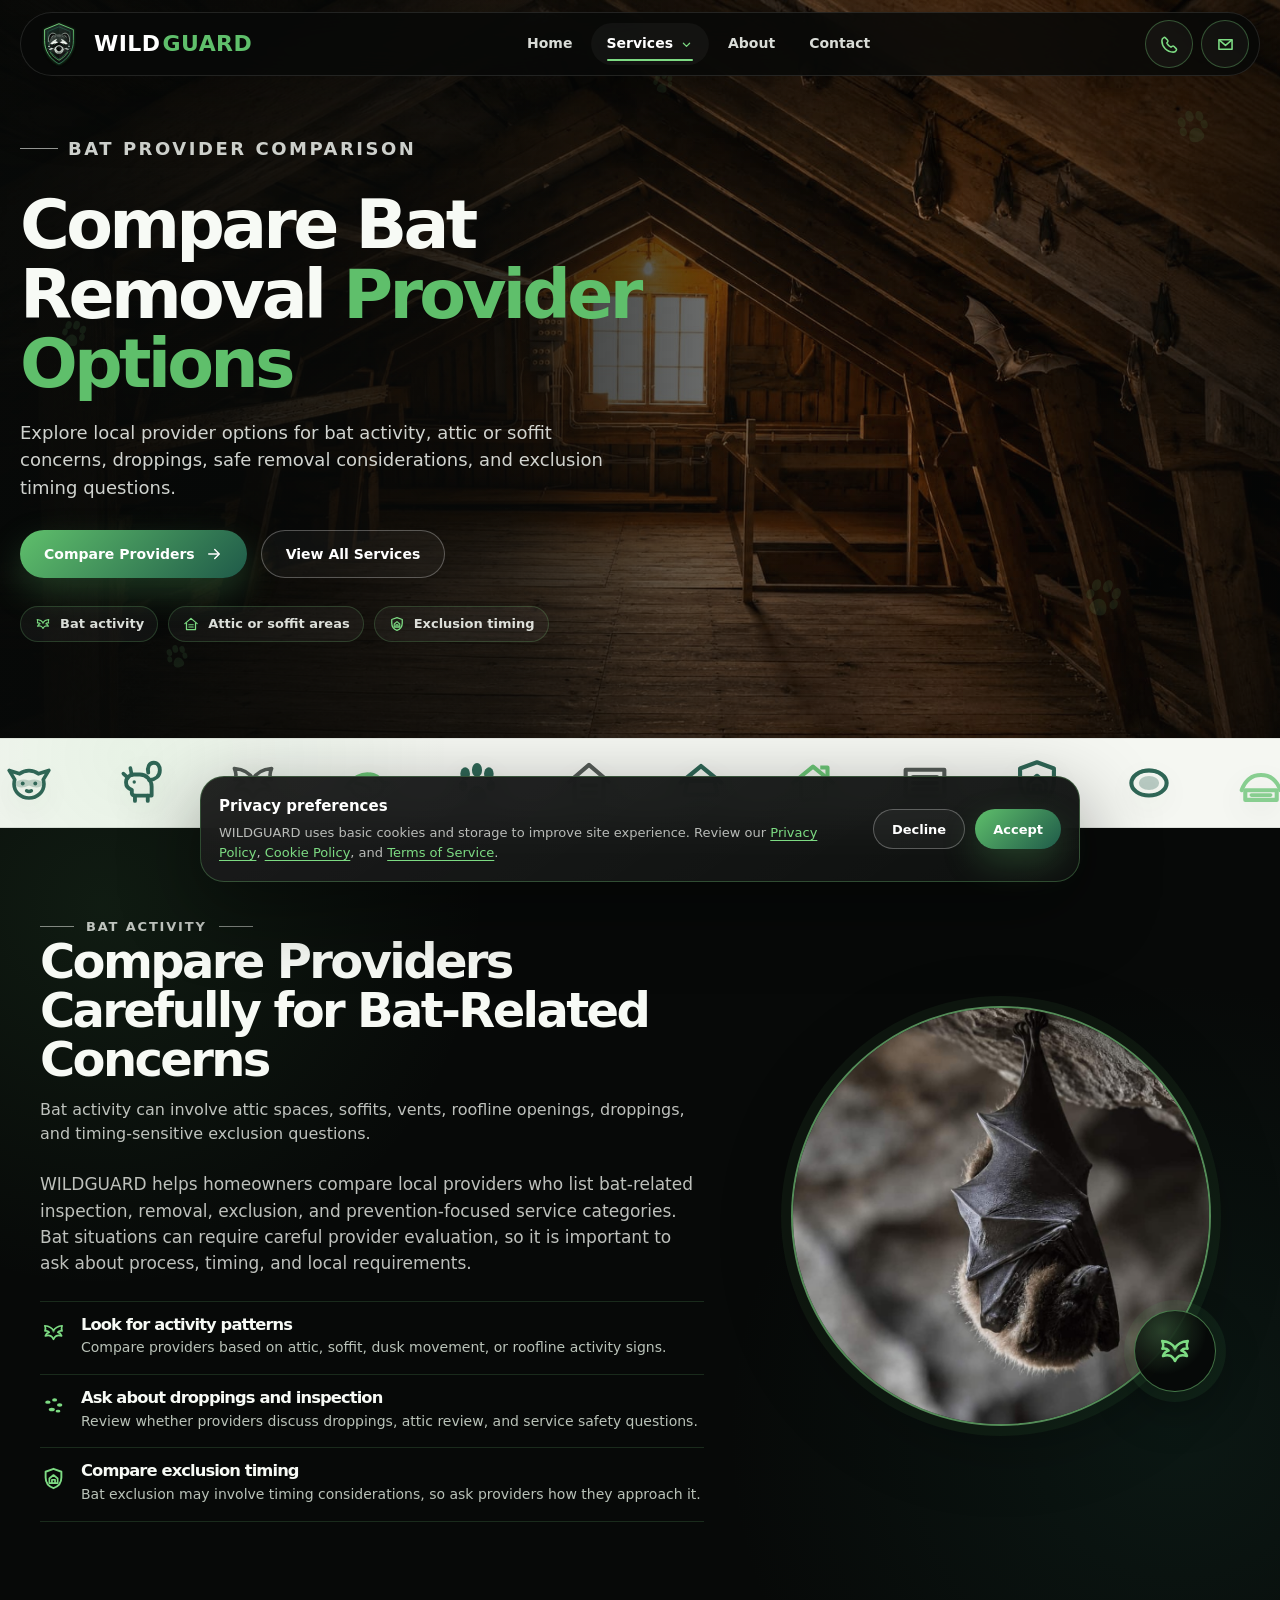
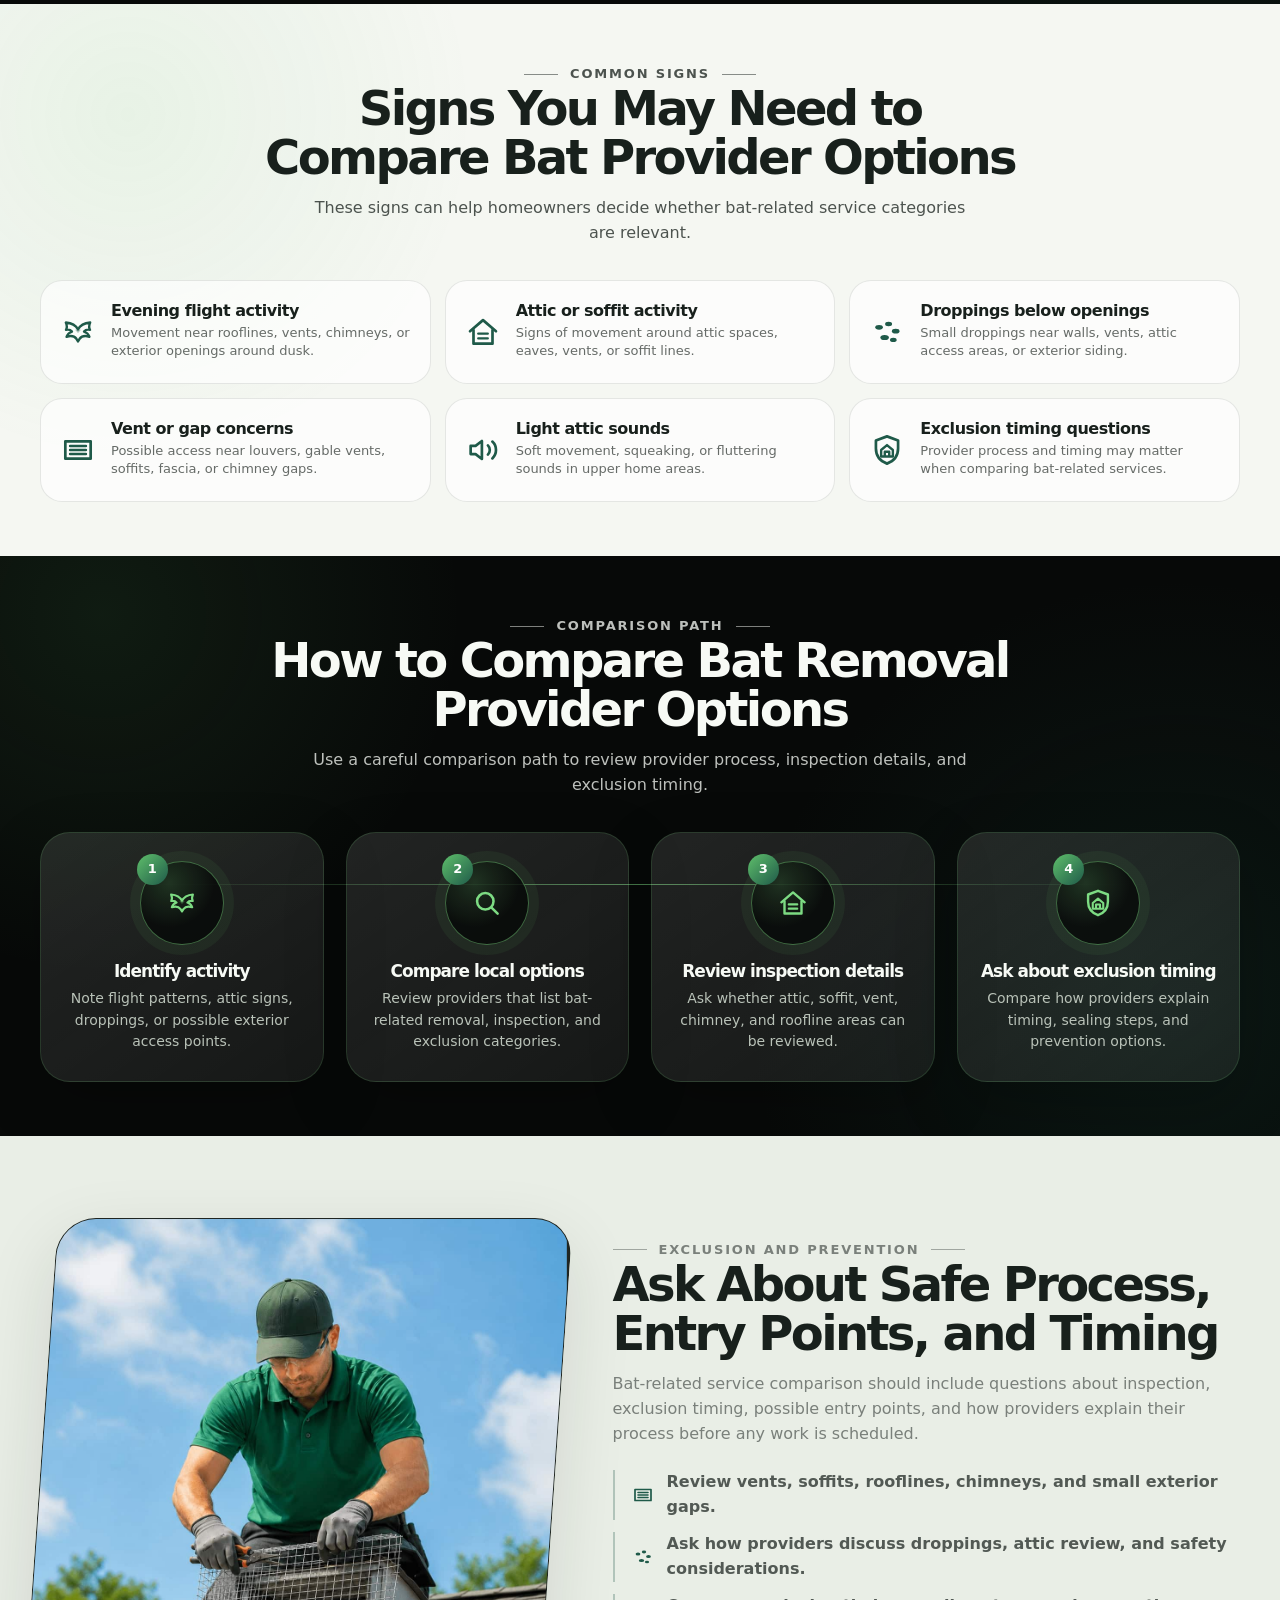
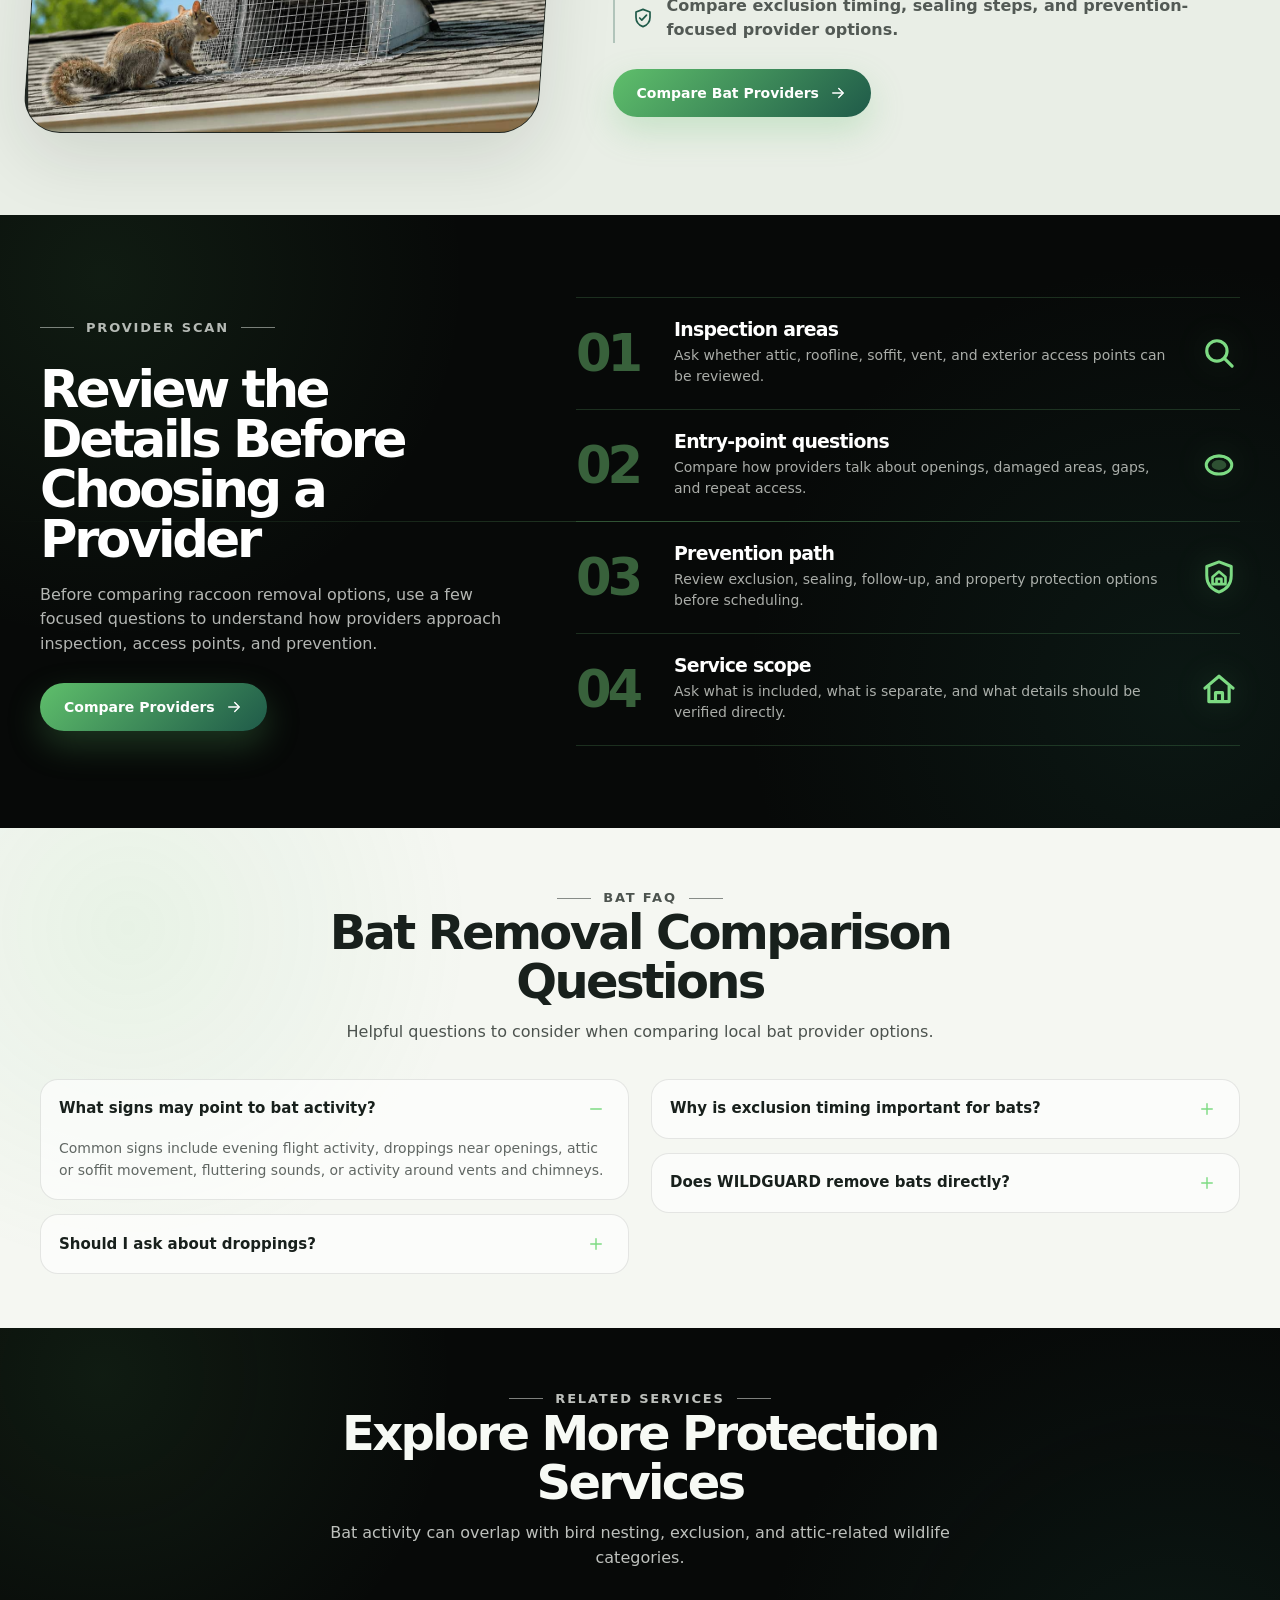
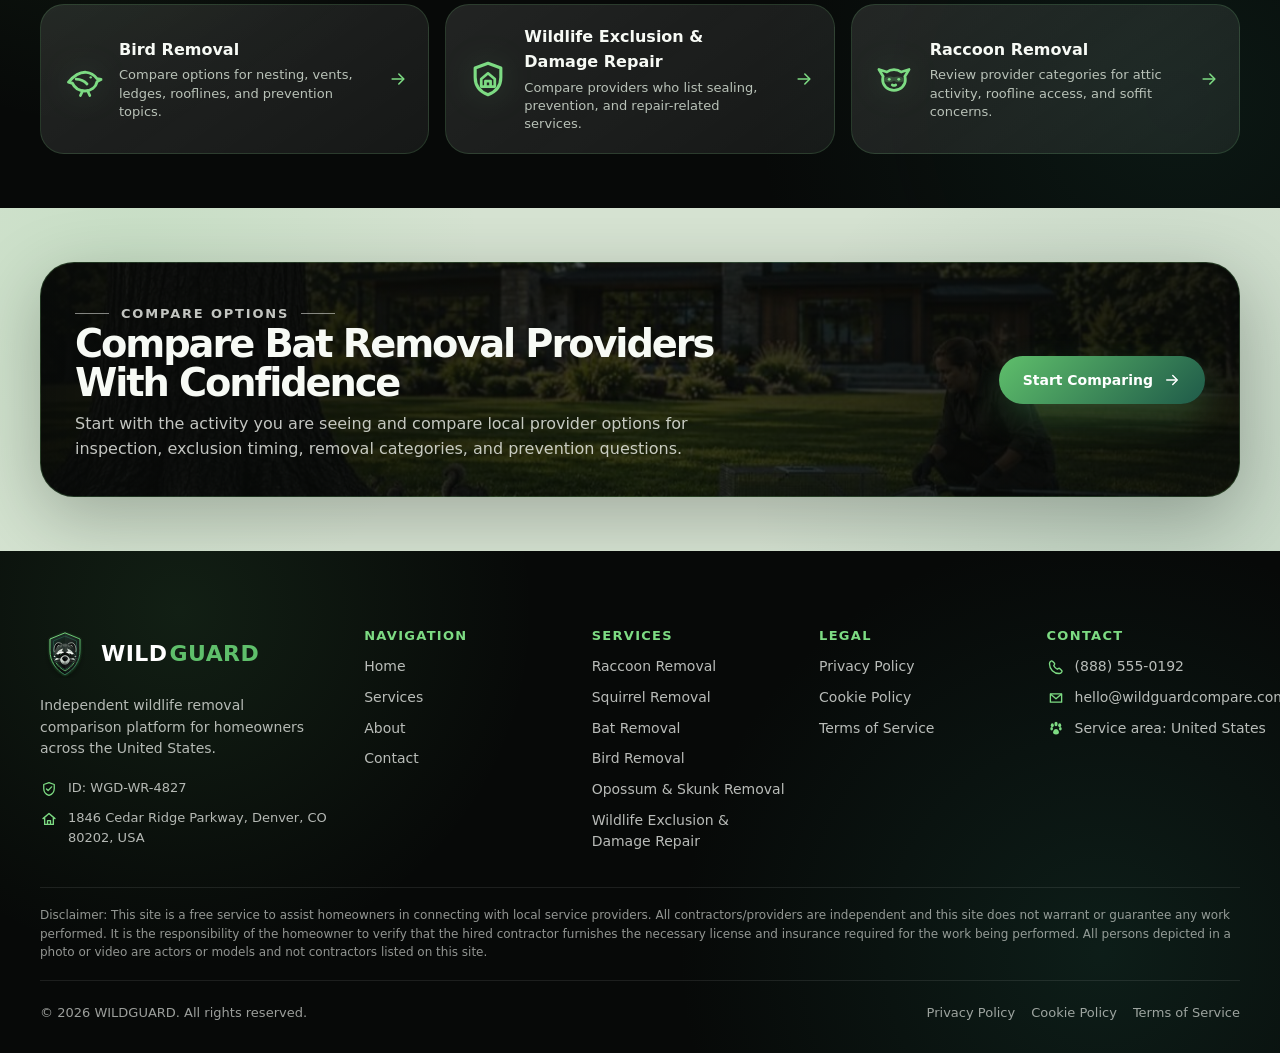
<file: bat-removal.html>
<!DOCTYPE html>
<html lang="en">

<head>
    <meta charset="UTF-8" />
    <meta name="viewport" content="width=device-width, initial-scale=1.0" />

    <title>Bat Removal Provider Comparison | WILDGUARD</title>
    <meta name="description"
        content="Compare local bat removal providers for attic activity, soffit concerns, droppings, safe removal considerations, and exclusion timing questions." />

        <link rel="icon" type="image/svg+xml" href="assets/icons/favicon.svg" />
    <link rel="stylesheet" href="css/style.css" />

    <script src="js/config.js" defer></script>
    <script src="js/main.js" defer></script>
    <script src="js/service-page.js" defer></script>
</head>

<body class="page page-service page-bat" data-service-page="bat">
    <div data-site-header></div>

    <main id="main">
        <section class="hero service-hero" aria-labelledby="service-hero-title" data-paw-field>
            <div class="container-wide">
                <div class="hero__content">
                    <p class="hero__kicker">Bat provider comparison</p>

                    <h1 id="service-hero-title">
                        Compare Bat Removal
                        <span class="text-green">Provider Options</span>
                    </h1>

                    <p>
                        Explore local provider options for bat activity, attic or soffit concerns,
                        droppings, safe removal considerations, and exclusion timing questions.
                    </p>

                    <div class="hero__actions" aria-label="Bat service actions">
                        <a class="button button--primary" href="contact.html#contact-form">
                            <span>Compare Providers</span>
                            <span class="svg-icon" data-icon="arrow"></span>
                        </a>

                        <a class="button button--secondary" href="services.html">
                            <span>View All Services</span>
                        </a>
                    </div>

                    <div class="hero__chips" aria-label="Bat service topics">
                        <span class="hero-chip">
                            <span class="svg-icon" data-icon="bat"></span>
                            Bat activity
                        </span>

                        <span class="hero-chip">
                            <span class="svg-icon" data-icon="attic"></span>
                            Attic or soffit areas
                        </span>

                        <span class="hero-chip">
                            <span class="svg-icon" data-icon="shield-home"></span>
                            Exclusion timing
                        </span>
                    </div>
                </div>
            </div>
        </section>

            <section class="service-icon-marquee section section--light" aria-label="Wildlife and home protection icons">
                <div class="service-icon-marquee__track">
                    <div class="service-icon-marquee__group">
                        <span class="svg-icon" data-icon="raccoon"></span>
                        <span class="svg-icon" data-icon="squirrel"></span>
                        <span class="svg-icon" data-icon="bat"></span>
                        <span class="svg-icon" data-icon="bird"></span>
                        <span class="svg-icon" data-icon="paw"></span>
                        <span class="svg-icon" data-icon="attic"></span>
                        <span class="svg-icon" data-icon="roof"></span>
                        <span class="svg-icon" data-icon="chimney"></span>
                        <span class="svg-icon" data-icon="vent"></span>
                        <span class="svg-icon" data-icon="shield-home"></span>
                        <span class="svg-icon" data-icon="hole"></span>
                        <span class="svg-icon" data-icon="crawl"></span>
                    </div>
            
                    <div class="service-icon-marquee__group" aria-hidden="true">
                        <span class="svg-icon" data-icon="raccoon"></span>
                        <span class="svg-icon" data-icon="squirrel"></span>
                        <span class="svg-icon" data-icon="bat"></span>
                        <span class="svg-icon" data-icon="bird"></span>
                        <span class="svg-icon" data-icon="paw"></span>
                        <span class="svg-icon" data-icon="attic"></span>
                        <span class="svg-icon" data-icon="roof"></span>
                        <span class="svg-icon" data-icon="chimney"></span>
                        <span class="svg-icon" data-icon="vent"></span>
                        <span class="svg-icon" data-icon="shield-home"></span>
                        <span class="svg-icon" data-icon="hole"></span>
                        <span class="svg-icon" data-icon="crawl"></span>
                    </div>
                </div>
            </section>

        <section class="service-intro section section--dark" aria-labelledby="intro-title">
            <div class="container">
                <div class="service-intro__grid">
                    <div class="service-intro__content">
                        <div class="section-heading">
                            <p class="section-kicker">Bat activity</p>
                            <h2 id="intro-title">Compare Providers Carefully for Bat-Related Concerns</h2>
                            <p>
                                Bat activity can involve attic spaces, soffits, vents, roofline openings,
                                droppings, and timing-sensitive exclusion questions.
                            </p>
                        </div>

                        <p class="service-intro__text">
                            WILDGUARD helps homeowners compare local providers who list bat-related
                            inspection, removal, exclusion, and prevention-focused service categories.
                            Bat situations can require careful provider evaluation, so it is important
                            to ask about process, timing, and local requirements.
                        </p>

                        <div class="service-keypoints">
                            <article class="service-keypoint">
                                <span class="svg-icon" data-icon="bat"></span>
                                <div>
                                    <h3>Look for activity patterns</h3>
                                    <p>Compare providers based on attic, soffit, dusk movement, or roofline activity
                                        signs.</p>
                                </div>
                            </article>

                            <article class="service-keypoint">
                                <span class="svg-icon" data-icon="droppings"></span>
                                <div>
                                    <h3>Ask about droppings and inspection</h3>
                                    <p>Review whether providers discuss droppings, attic review, and service safety
                                        questions.</p>
                                </div>
                            </article>

                            <article class="service-keypoint">
                                <span class="svg-icon" data-icon="shield-home"></span>
                                <div>
                                    <h3>Compare exclusion timing</h3>
                                    <p>Bat exclusion may involve timing considerations, so ask providers how they
                                        approach it.</p>
                                </div>
                            </article>
                        </div>
                    </div>

                    <div class="service-intro__visual">
                        <div class="circle-photo service-intro__photo">
                            <img src="assets/images/bat-service.jpg"
                                alt="Bats near a residential attic or soffit opening" />
                        </div>

                        <div class="service-intro__badge" aria-label="Bat service category">
                            <span class="svg-icon" data-icon="bat"></span>
                        </div>
                    </div>
                </div>
            </div>
        </section>

        <section class="service-signs section section--light section--compact" aria-labelledby="signs-title">
            <div class="container">
                <div class="section-heading section-heading--center">
                    <p class="section-kicker">Common signs</p>
                    <h2 id="signs-title">Signs You May Need to Compare Bat Provider Options</h2>
                    <p>
                        These signs can help homeowners decide whether bat-related service categories are relevant.
                    </p>
                </div>

                <div class="service-signs__grid">
                    <article class="service-sign">
                        <span class="svg-icon" data-icon="bat"></span>
                        <div>
                            <h3>Evening flight activity</h3>
                            <p>Movement near rooflines, vents, chimneys, or exterior openings around dusk.</p>
                        </div>
                    </article>

                    <article class="service-sign">
                        <span class="svg-icon" data-icon="attic"></span>
                        <div>
                            <h3>Attic or soffit activity</h3>
                            <p>Signs of movement around attic spaces, eaves, vents, or soffit lines.</p>
                        </div>
                    </article>

                    <article class="service-sign">
                        <span class="svg-icon" data-icon="droppings"></span>
                        <div>
                            <h3>Droppings below openings</h3>
                            <p>Small droppings near walls, vents, attic access areas, or exterior siding.</p>
                        </div>
                    </article>

                    <article class="service-sign">
                        <span class="svg-icon" data-icon="vent"></span>
                        <div>
                            <h3>Vent or gap concerns</h3>
                            <p>Possible access near louvers, gable vents, soffits, fascia, or chimney gaps.</p>
                        </div>
                    </article>

                    <article class="service-sign">
                        <span class="svg-icon" data-icon="volume"></span>
                        <div>
                            <h3>Light attic sounds</h3>
                            <p>Soft movement, squeaking, or fluttering sounds in upper home areas.</p>
                        </div>
                    </article>

                    <article class="service-sign">
                        <span class="svg-icon" data-icon="shield-home"></span>
                        <div>
                            <h3>Exclusion timing questions</h3>
                            <p>Provider process and timing may matter when comparing bat-related services.</p>
                        </div>
                    </article>
                </div>
            </div>
        </section>

        <section class="service-process section section--dark section--compact" aria-labelledby="process-title">
            <div class="container">
                <div class="section-heading section-heading--center">
                    <p class="section-kicker">Comparison path</p>
                    <h2 id="process-title">How to Compare Bat Removal Provider Options</h2>
                    <p>
                        Use a careful comparison path to review provider process, inspection details, and exclusion
                        timing.
                    </p>
                </div>

                <div class="service-process__timeline">
                    <article class="service-step">
                        <span class="service-step__icon">
                            <span class="service-step__number">1</span>
                            <span class="svg-icon" data-icon="bat"></span>
                        </span>

                        <div>
                            <h3>Identify activity</h3>
                            <p>Note flight patterns, attic signs, droppings, or possible exterior access points.</p>
                        </div>
                    </article>

                    <article class="service-step">
                        <span class="service-step__icon">
                            <span class="service-step__number">2</span>
                            <span class="svg-icon" data-icon="search"></span>
                        </span>

                        <div>
                            <h3>Compare local options</h3>
                            <p>Review providers that list bat-related removal, inspection, and exclusion categories.</p>
                        </div>
                    </article>

                    <article class="service-step">
                        <span class="service-step__icon">
                            <span class="service-step__number">3</span>
                            <span class="svg-icon" data-icon="attic"></span>
                        </span>

                        <div>
                            <h3>Review inspection details</h3>
                            <p>Ask whether attic, soffit, vent, chimney, and roofline areas can be reviewed.</p>
                        </div>
                    </article>

                    <article class="service-step">
                        <span class="service-step__icon">
                            <span class="service-step__number">4</span>
                            <span class="svg-icon" data-icon="shield-home"></span>
                        </span>

                        <div>
                            <h3>Ask about exclusion timing</h3>
                            <p>Compare how providers explain timing, sealing steps, and prevention options.</p>
                        </div>
                    </article>
                </div>
            </div>
        </section>

        <section class="service-prevention section section--soft" aria-labelledby="prevention-title">
            <div class="container">
                <div class="service-prevention__grid">
                    <div class="service-prevention__photo">
                        <img src="assets/images/roofline-protection.jpg"
                            alt="Roofline and soffit areas that may be reviewed for bat access" />
                    </div>

                    <div class="service-prevention__content">
                        <div class="section-heading">
                            <p class="section-kicker">Exclusion and prevention</p>
                            <h2 id="prevention-title">Ask About Safe Process, Entry Points, and Timing</h2>
                            <p>
                                Bat-related service comparison should include questions about inspection,
                                exclusion timing, possible entry points, and how providers explain their
                                process before any work is scheduled.
                            </p>
                        </div>

                        <div class="service-prevention__lines">
                            <p>
                                <span class="svg-icon" data-icon="vent"></span>
                                Review vents, soffits, rooflines, chimneys, and small exterior gaps.
                            </p>

                            <p>
                                <span class="svg-icon" data-icon="droppings"></span>
                                Ask how providers discuss droppings, attic review, and safety considerations.
                            </p>

                            <p>
                                <span class="svg-icon" data-icon="shield"></span>
                                Compare exclusion timing, sealing steps, and prevention-focused provider options.
                            </p>
                        </div>

                        <a class="button button--primary" href="contact.html#contact-form">
                            <span>Compare Bat Providers</span>
                            <span class="svg-icon" data-icon="arrow"></span>
                        </a>
                    </div>
                </div>
            </div>
        </section>

                <section class="service-scan section section--dark" aria-labelledby="scan-title">
                    <div class="container">
                        <div class="service-scan__grid">
                            <div class="service-scan__intro">
                                <p class="section-kicker">Provider scan</p>
                                <h2 id="scan-title">Review the Details Before Choosing a Provider</h2>
                                <p>
                                    Before comparing raccoon removal options, use a few focused questions to understand
                                    how providers approach inspection, access points, and prevention.
                                </p>
                
                                <a class="button button--primary" href="contact.html#contact-form">
                                    <span>Compare Providers</span>
                                    <span class="svg-icon" data-icon="arrow"></span>
                                </a>
                            </div>
                
                            <div class="service-scan__lines" aria-label="Provider comparison checkpoints">
                                <article class="service-scan-line">
                                    <span class="service-scan-line__number">01</span>
                                    <div>
                                        <h3>Inspection areas</h3>
                                        <p>Ask whether attic, roofline, soffit, vent, and exterior access points can be reviewed.</p>
                                    </div>
                                    <span class="svg-icon" data-icon="search"></span>
                                </article>
                
                                <article class="service-scan-line">
                                    <span class="service-scan-line__number">02</span>
                                    <div>
                                        <h3>Entry-point questions</h3>
                                        <p>Compare how providers talk about openings, damaged areas, gaps, and repeat access.</p>
                                    </div>
                                    <span class="svg-icon" data-icon="hole"></span>
                                </article>
                
                                <article class="service-scan-line">
                                    <span class="service-scan-line__number">03</span>
                                    <div>
                                        <h3>Prevention path</h3>
                                        <p>Review exclusion, sealing, follow-up, and property protection options before scheduling.</p>
                                    </div>
                                    <span class="svg-icon" data-icon="shield-home"></span>
                                </article>
                
                                <article class="service-scan-line">
                                    <span class="service-scan-line__number">04</span>
                                    <div>
                                        <h3>Service scope</h3>
                                        <p>Ask what is included, what is separate, and what details should be verified directly.</p>
                                    </div>
                                    <span class="svg-icon" data-icon="home"></span>
                                </article>
                            </div>
                        </div>
                    </div>
                </section>

        <section class="service-faq section section--light section--compact" aria-labelledby="faq-title">
            <div class="container">
                <div class="section-heading section-heading--center">
                    <p class="section-kicker">Bat FAQ</p>
                    <h2 id="faq-title">Bat Removal Comparison Questions</h2>
                    <p>
                        Helpful questions to consider when comparing local bat provider options.
                    </p>
                </div>

                <div class="faq-grid" data-accordion data-accordion-single>
                    <div class="faq-item is-open" data-accordion-item>
                        <button class="faq-item__button" type="button" data-accordion-trigger>
                            <span>What signs may point to bat activity?</span>
                            <span class="faq-item__icon">
                                <span class="svg-icon" data-icon="plus"></span>
                                <span class="svg-icon" data-icon="minus"></span>
                            </span>
                        </button>

                        <div class="faq-item__panel" data-accordion-panel>
                            <p>
                                Common signs include evening flight activity, droppings near openings,
                                attic or soffit movement, fluttering sounds, or activity around vents and chimneys.
                            </p>
                        </div>
                    </div>

                    <div class="faq-item" data-accordion-item>
                        <button class="faq-item__button" type="button" data-accordion-trigger>
                            <span>Why is exclusion timing important for bats?</span>
                            <span class="faq-item__icon">
                                <span class="svg-icon" data-icon="plus"></span>
                                <span class="svg-icon" data-icon="minus"></span>
                            </span>
                        </button>

                        <div class="faq-item__panel" data-accordion-panel hidden>
                            <p>
                                Bat exclusion can involve timing considerations. Ask providers how they
                                evaluate timing, local requirements, entry points, and prevention steps.
                            </p>
                        </div>
                    </div>

                    <div class="faq-item" data-accordion-item>
                        <button class="faq-item__button" type="button" data-accordion-trigger>
                            <span>Should I ask about droppings?</span>
                            <span class="faq-item__icon">
                                <span class="svg-icon" data-icon="plus"></span>
                                <span class="svg-icon" data-icon="minus"></span>
                            </span>
                        </button>

                        <div class="faq-item__panel" data-accordion-panel hidden>
                            <p>
                                Yes. Droppings can help providers understand the area of concern.
                                Ask whether inspection, cleanup-related, or safety-related questions are part of their
                                process.
                            </p>
                        </div>
                    </div>

                    <div class="faq-item" data-accordion-item>
                        <button class="faq-item__button" type="button" data-accordion-trigger>
                            <span>Does WILDGUARD remove bats directly?</span>
                            <span class="faq-item__icon">
                                <span class="svg-icon" data-icon="plus"></span>
                                <span class="svg-icon" data-icon="minus"></span>
                            </span>
                        </button>

                        <div class="faq-item__panel" data-accordion-panel hidden>
                            <p>
                                No. WILDGUARD is an independent comparison platform that helps homeowners
                                explore provider options. Providers are independent companies.
                            </p>
                        </div>
                    </div>
                </div>
            </div>
        </section>

        <section class="service-related section section--dark section--compact" aria-labelledby="related-title">
            <div class="container">
                <div class="section-heading section-heading--center">
                    <p class="section-kicker">Related services</p>
                    <h2 id="related-title">Explore More Protection Services</h2>
                    <p>
                        Bat activity can overlap with bird nesting, exclusion, and attic-related wildlife categories.
                    </p>
                </div>

                <div class="service-related__grid">
                    <a class="service-related-card" href="bird-removal.html">
                        <span class="svg-icon" data-icon="bird"></span>
                        <span>
                            <strong>Bird Removal</strong>
                            <small>Compare options for nesting, vents, ledges, rooflines, and prevention topics.</small>
                        </span>
                        <span class="svg-icon" data-icon="arrow"></span>
                    </a>

                    <a class="service-related-card" href="wildlife-exclusion-damage-repair.html">
                        <span class="svg-icon" data-icon="shield-home"></span>
                        <span>
                            <strong>Wildlife Exclusion &amp; Damage Repair</strong>
                            <small>Compare providers who list sealing, prevention, and repair-related services.</small>
                        </span>
                        <span class="svg-icon" data-icon="arrow"></span>
                    </a>

                    <a class="service-related-card" href="raccoon-removal.html">
                        <span class="svg-icon" data-icon="raccoon"></span>
                        <span>
                            <strong>Raccoon Removal</strong>
                            <small>Review provider categories for attic activity, roofline access, and soffit
                                concerns.</small>
                        </span>
                        <span class="svg-icon" data-icon="arrow"></span>
                    </a>
                </div>
            </div>
        </section>

        <section class="section section--dark section--compact service-final-section">
            <div class="container">
                <div class="final-cta service-final-cta">
                    <div class="final-cta__inner">
                        <div>
                            <p class="section-kicker">Compare options</p>
                            <h2>Compare Bat Removal Providers With Confidence</h2>
                            <p>
                                Start with the activity you are seeing and compare local provider
                                options for inspection, exclusion timing, removal categories, and prevention questions.
                            </p>
                        </div>

                        <a class="button button--primary" href="contact.html#contact-form">
                            <span>Start Comparing</span>
                            <span class="svg-icon" data-icon="arrow"></span>
                        </a>
                    </div>
                </div>
            </div>
        </section>
    </main>

    <div data-site-footer></div>
</body>

</html>
</file>
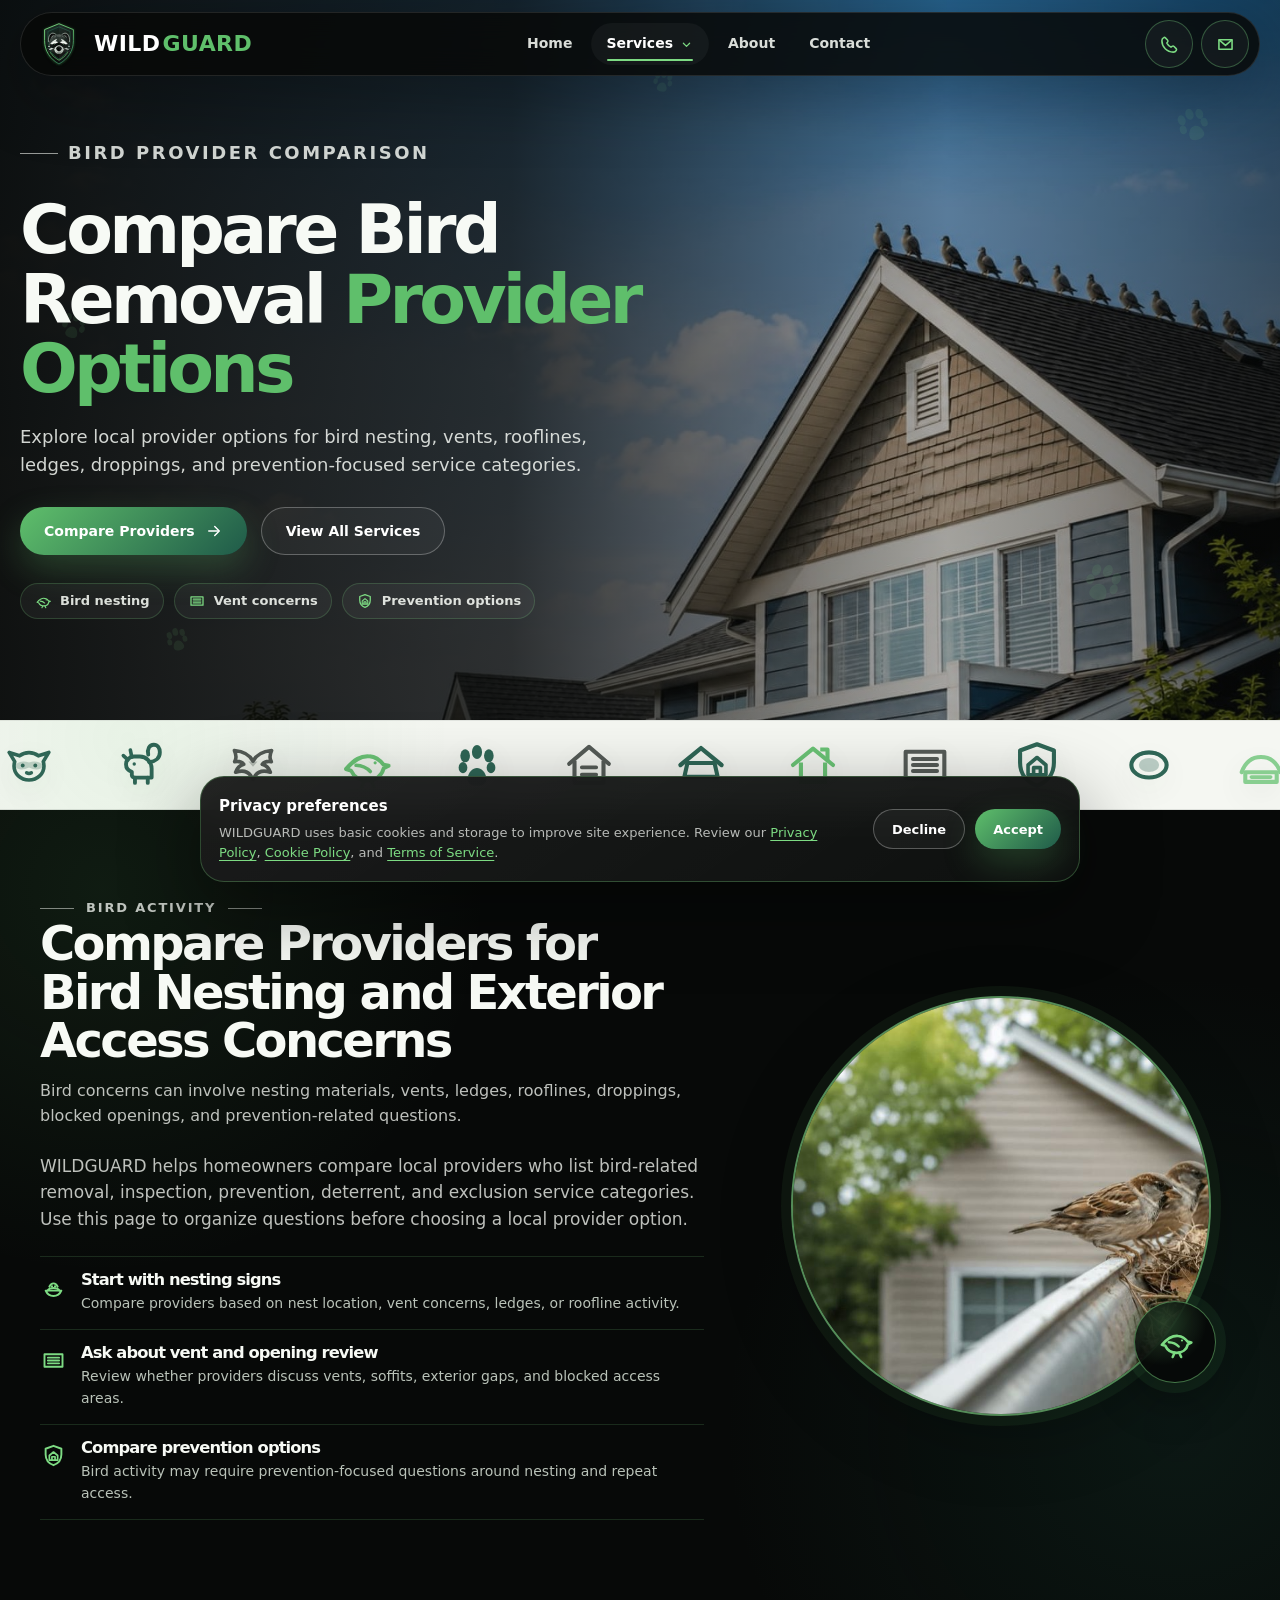
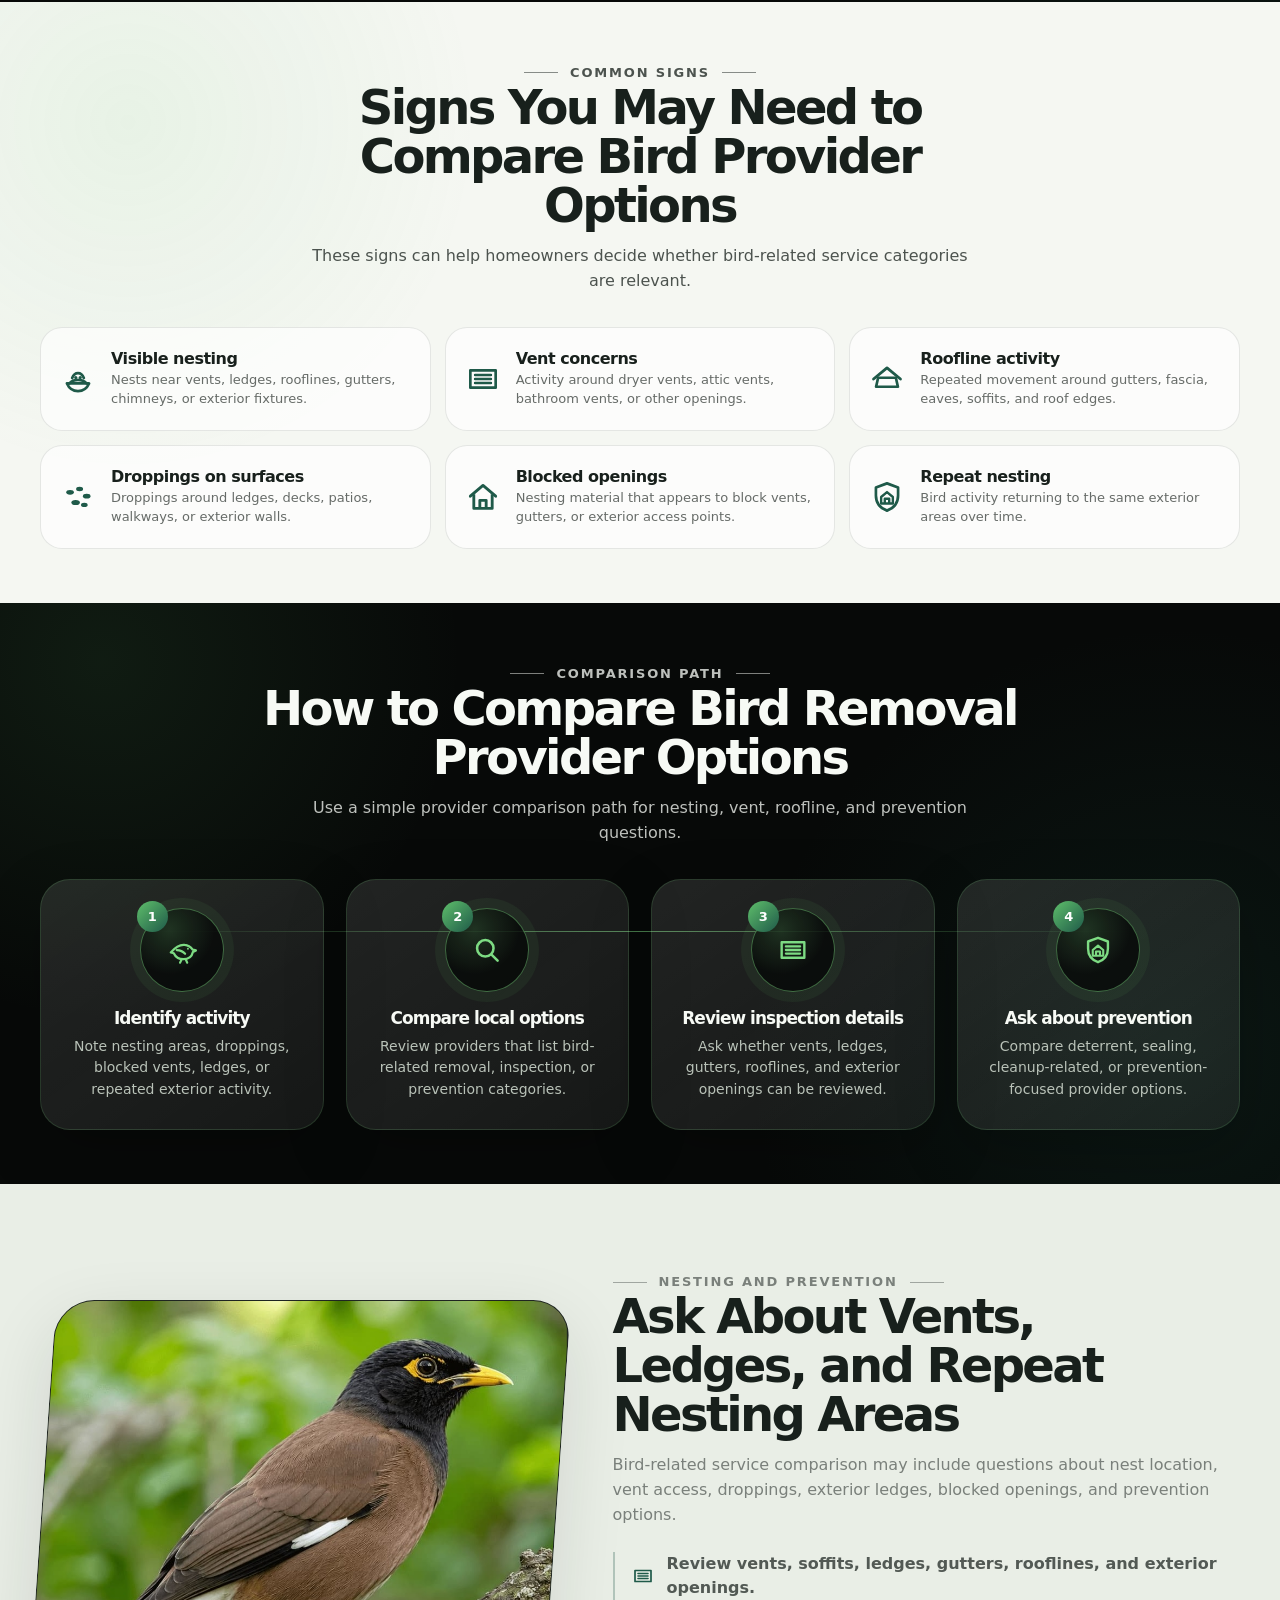
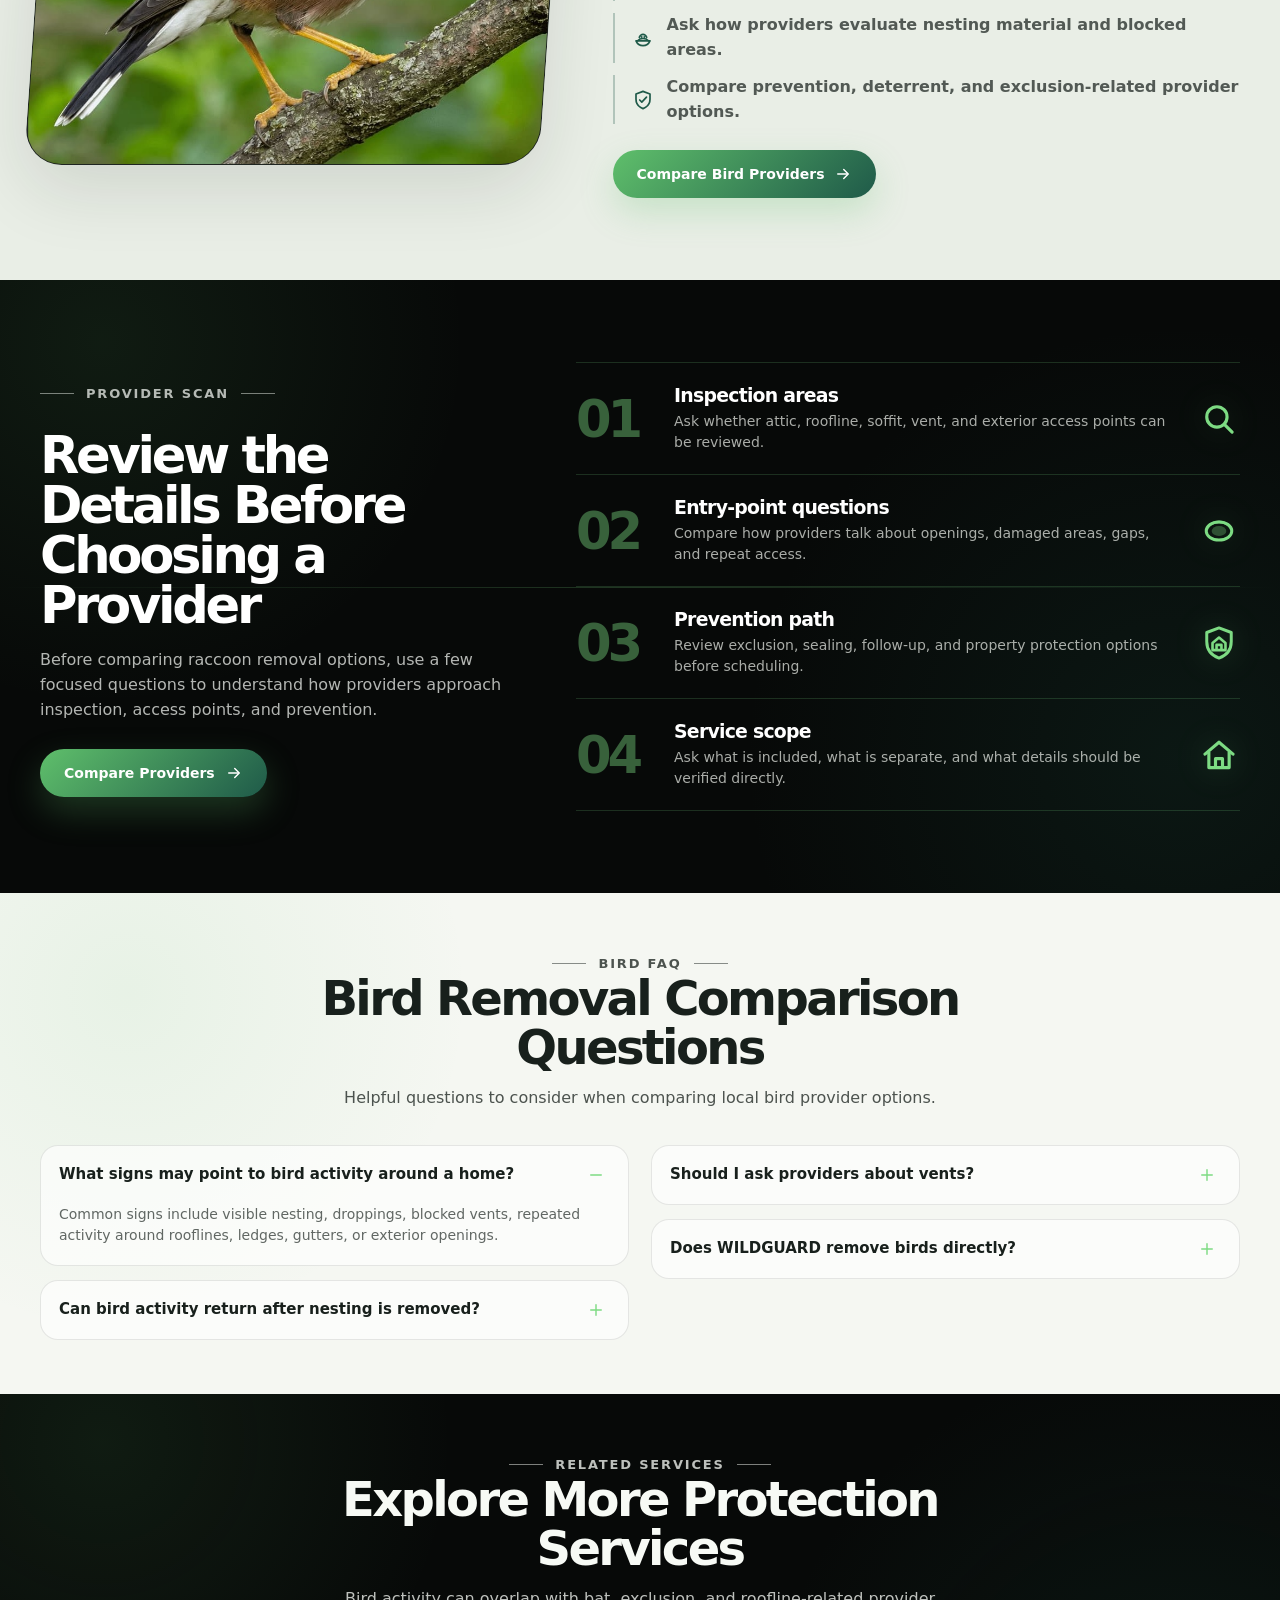
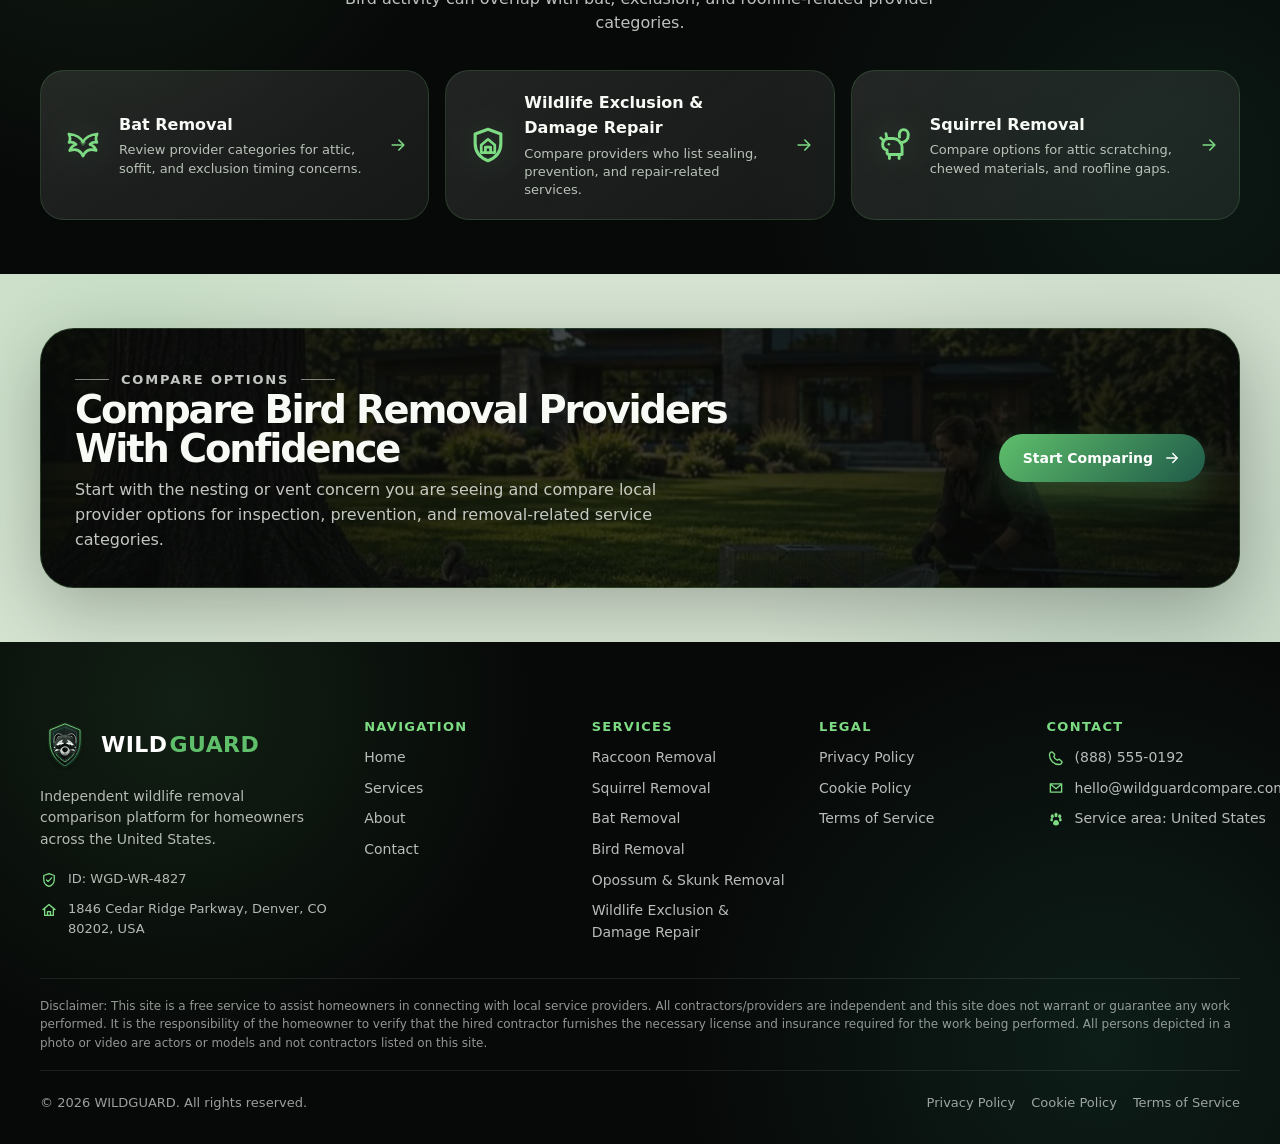
<file: bird-removal.html>
<!DOCTYPE html>
<html lang="en">

<head>
    <meta charset="UTF-8" />
    <meta name="viewport" content="width=device-width, initial-scale=1.0" />

    <title>Bird Removal Provider Comparison | WILDGUARD</title>
    <meta name="description"
        content="Compare local bird removal providers for nesting, vents, rooflines, ledges, droppings, and prevention-focused service options." />

        <link rel="icon" type="image/svg+xml" href="assets/icons/favicon.svg" />
    <link rel="stylesheet" href="css/style.css" />

    <script src="js/config.js" defer></script>
    <script src="js/main.js" defer></script>
    <script src="js/service-page.js" defer></script>
</head>

<body class="page page-service page-bird" data-service-page="bird">
    <div data-site-header></div>

    <main id="main">
        <section class="hero service-hero" aria-labelledby="service-hero-title" data-paw-field>
            <div class="container-wide">
                <div class="hero__content">
                    <p class="hero__kicker">Bird provider comparison</p>

                    <h1 id="service-hero-title">
                        Compare Bird Removal
                        <span class="text-green">Provider Options</span>
                    </h1>

                    <p>
                        Explore local provider options for bird nesting, vents, rooflines,
                        ledges, droppings, and prevention-focused service categories.
                    </p>

                    <div class="hero__actions" aria-label="Bird service actions">
                        <a class="button button--primary" href="contact.html#contact-form">
                            <span>Compare Providers</span>
                            <span class="svg-icon" data-icon="arrow"></span>
                        </a>

                        <a class="button button--secondary" href="services.html">
                            <span>View All Services</span>
                        </a>
                    </div>

                    <div class="hero__chips" aria-label="Bird service topics">
                        <span class="hero-chip">
                            <span class="svg-icon" data-icon="bird"></span>
                            Bird nesting
                        </span>

                        <span class="hero-chip">
                            <span class="svg-icon" data-icon="vent"></span>
                            Vent concerns
                        </span>

                        <span class="hero-chip">
                            <span class="svg-icon" data-icon="shield-home"></span>
                            Prevention options
                        </span>
                    </div>
                </div>
            </div>
        </section>

            <section class="service-icon-marquee section section--light" aria-label="Wildlife and home protection icons">
                <div class="service-icon-marquee__track">
                    <div class="service-icon-marquee__group">
                        <span class="svg-icon" data-icon="raccoon"></span>
                        <span class="svg-icon" data-icon="squirrel"></span>
                        <span class="svg-icon" data-icon="bat"></span>
                        <span class="svg-icon" data-icon="bird"></span>
                        <span class="svg-icon" data-icon="paw"></span>
                        <span class="svg-icon" data-icon="attic"></span>
                        <span class="svg-icon" data-icon="roof"></span>
                        <span class="svg-icon" data-icon="chimney"></span>
                        <span class="svg-icon" data-icon="vent"></span>
                        <span class="svg-icon" data-icon="shield-home"></span>
                        <span class="svg-icon" data-icon="hole"></span>
                        <span class="svg-icon" data-icon="crawl"></span>
                    </div>
            
                    <div class="service-icon-marquee__group" aria-hidden="true">
                        <span class="svg-icon" data-icon="raccoon"></span>
                        <span class="svg-icon" data-icon="squirrel"></span>
                        <span class="svg-icon" data-icon="bat"></span>
                        <span class="svg-icon" data-icon="bird"></span>
                        <span class="svg-icon" data-icon="paw"></span>
                        <span class="svg-icon" data-icon="attic"></span>
                        <span class="svg-icon" data-icon="roof"></span>
                        <span class="svg-icon" data-icon="chimney"></span>
                        <span class="svg-icon" data-icon="vent"></span>
                        <span class="svg-icon" data-icon="shield-home"></span>
                        <span class="svg-icon" data-icon="hole"></span>
                        <span class="svg-icon" data-icon="crawl"></span>
                    </div>
                </div>
            </section>

        <section class="service-intro section section--dark" aria-labelledby="intro-title">
            <div class="container">
                <div class="service-intro__grid">
                    <div class="service-intro__content">
                        <div class="section-heading">
                            <p class="section-kicker">Bird activity</p>
                            <h2 id="intro-title">Compare Providers for Bird Nesting and Exterior Access Concerns</h2>
                            <p>
                                Bird concerns can involve nesting materials, vents, ledges, rooflines,
                                droppings, blocked openings, and prevention-related questions.
                            </p>
                        </div>

                        <p class="service-intro__text">
                            WILDGUARD helps homeowners compare local providers who list bird-related
                            removal, inspection, prevention, deterrent, and exclusion service categories.
                            Use this page to organize questions before choosing a local provider option.
                        </p>

                        <div class="service-keypoints">
                            <article class="service-keypoint">
                                <span class="svg-icon" data-icon="nest"></span>
                                <div>
                                    <h3>Start with nesting signs</h3>
                                    <p>Compare providers based on nest location, vent concerns, ledges, or roofline
                                        activity.</p>
                                </div>
                            </article>

                            <article class="service-keypoint">
                                <span class="svg-icon" data-icon="vent"></span>
                                <div>
                                    <h3>Ask about vent and opening review</h3>
                                    <p>Review whether providers discuss vents, soffits, exterior gaps, and blocked
                                        access areas.</p>
                                </div>
                            </article>

                            <article class="service-keypoint">
                                <span class="svg-icon" data-icon="shield-home"></span>
                                <div>
                                    <h3>Compare prevention options</h3>
                                    <p>Bird activity may require prevention-focused questions around nesting and repeat
                                        access.</p>
                                </div>
                            </article>
                        </div>
                    </div>

                    <div class="service-intro__visual">
                        <div class="circle-photo service-intro__photo">
                            <img src="assets/images/bird-service.jpg"
                                alt="Birds nesting near a residential roofline or vent" />
                        </div>

                        <div class="service-intro__badge" aria-label="Bird service category">
                            <span class="svg-icon" data-icon="bird"></span>
                        </div>
                    </div>
                </div>
            </div>
        </section>

        <section class="service-signs section section--light section--compact" aria-labelledby="signs-title">
            <div class="container">
                <div class="section-heading section-heading--center">
                    <p class="section-kicker">Common signs</p>
                    <h2 id="signs-title">Signs You May Need to Compare Bird Provider Options</h2>
                    <p>
                        These signs can help homeowners decide whether bird-related service categories are relevant.
                    </p>
                </div>

                <div class="service-signs__grid">
                    <article class="service-sign">
                        <span class="svg-icon" data-icon="nest"></span>
                        <div>
                            <h3>Visible nesting</h3>
                            <p>Nests near vents, ledges, rooflines, gutters, chimneys, or exterior fixtures.</p>
                        </div>
                    </article>

                    <article class="service-sign">
                        <span class="svg-icon" data-icon="vent"></span>
                        <div>
                            <h3>Vent concerns</h3>
                            <p>Activity around dryer vents, attic vents, bathroom vents, or other openings.</p>
                        </div>
                    </article>

                    <article class="service-sign">
                        <span class="svg-icon" data-icon="roof"></span>
                        <div>
                            <h3>Roofline activity</h3>
                            <p>Repeated movement around gutters, fascia, eaves, soffits, and roof edges.</p>
                        </div>
                    </article>

                    <article class="service-sign">
                        <span class="svg-icon" data-icon="droppings"></span>
                        <div>
                            <h3>Droppings on surfaces</h3>
                            <p>Droppings around ledges, decks, patios, walkways, or exterior walls.</p>
                        </div>
                    </article>

                    <article class="service-sign">
                        <span class="svg-icon" data-icon="home"></span>
                        <div>
                            <h3>Blocked openings</h3>
                            <p>Nesting material that appears to block vents, gutters, or exterior access points.</p>
                        </div>
                    </article>

                    <article class="service-sign">
                        <span class="svg-icon" data-icon="shield-home"></span>
                        <div>
                            <h3>Repeat nesting</h3>
                            <p>Bird activity returning to the same exterior areas over time.</p>
                        </div>
                    </article>
                </div>
            </div>
        </section>

        <section class="service-process section section--dark section--compact" aria-labelledby="process-title">
            <div class="container">
                <div class="section-heading section-heading--center">
                    <p class="section-kicker">Comparison path</p>
                    <h2 id="process-title">How to Compare Bird Removal Provider Options</h2>
                    <p>
                        Use a simple provider comparison path for nesting, vent, roofline, and prevention questions.
                    </p>
                </div>

                <div class="service-process__timeline">
                    <article class="service-step">
                        <span class="service-step__icon">
                            <span class="service-step__number">1</span>
                            <span class="svg-icon" data-icon="bird"></span>
                        </span>

                        <div>
                            <h3>Identify activity</h3>
                            <p>Note nesting areas, droppings, blocked vents, ledges, or repeated exterior activity.</p>
                        </div>
                    </article>

                    <article class="service-step">
                        <span class="service-step__icon">
                            <span class="service-step__number">2</span>
                            <span class="svg-icon" data-icon="search"></span>
                        </span>

                        <div>
                            <h3>Compare local options</h3>
                            <p>Review providers that list bird-related removal, inspection, or prevention categories.
                            </p>
                        </div>
                    </article>

                    <article class="service-step">
                        <span class="service-step__icon">
                            <span class="service-step__number">3</span>
                            <span class="svg-icon" data-icon="vent"></span>
                        </span>

                        <div>
                            <h3>Review inspection details</h3>
                            <p>Ask whether vents, ledges, gutters, rooflines, and exterior openings can be reviewed.</p>
                        </div>
                    </article>

                    <article class="service-step">
                        <span class="service-step__icon">
                            <span class="service-step__number">4</span>
                            <span class="svg-icon" data-icon="shield-home"></span>
                        </span>

                        <div>
                            <h3>Ask about prevention</h3>
                            <p>Compare deterrent, sealing, cleanup-related, or prevention-focused provider options.</p>
                        </div>
                    </article>
                </div>
            </div>
        </section>

        <section class="service-prevention section section--soft" aria-labelledby="prevention-title">
            <div class="container">
                <div class="service-prevention__grid">
                    <div class="service-prevention__photo">
                        <img src="assets/images/card-3.jpg"
                            alt="Exterior roofline and vent area that may be reviewed for bird nesting" />
                    </div>

                    <div class="service-prevention__content">
                        <div class="section-heading">
                            <p class="section-kicker">Nesting and prevention</p>
                            <h2 id="prevention-title">Ask About Vents, Ledges, and Repeat Nesting Areas</h2>
                            <p>
                                Bird-related service comparison may include questions about nest location,
                                vent access, droppings, exterior ledges, blocked openings, and prevention options.
                            </p>
                        </div>

                        <div class="service-prevention__lines">
                            <p>
                                <span class="svg-icon" data-icon="vent"></span>
                                Review vents, soffits, ledges, gutters, rooflines, and exterior openings.
                            </p>

                            <p>
                                <span class="svg-icon" data-icon="nest"></span>
                                Ask how providers evaluate nesting material and blocked areas.
                            </p>

                            <p>
                                <span class="svg-icon" data-icon="shield"></span>
                                Compare prevention, deterrent, and exclusion-related provider options.
                            </p>
                        </div>

                        <a class="button button--primary" href="contact.html#contact-form">
                            <span>Compare Bird Providers</span>
                            <span class="svg-icon" data-icon="arrow"></span>
                        </a>
                    </div>
                </div>
            </div>
        </section>

                <section class="service-scan section section--dark" aria-labelledby="scan-title">
                    <div class="container">
                        <div class="service-scan__grid">
                            <div class="service-scan__intro">
                                <p class="section-kicker">Provider scan</p>
                                <h2 id="scan-title">Review the Details Before Choosing a Provider</h2>
                                <p>
                                    Before comparing raccoon removal options, use a few focused questions to understand
                                    how providers approach inspection, access points, and prevention.
                                </p>
                
                                <a class="button button--primary" href="contact.html#contact-form">
                                    <span>Compare Providers</span>
                                    <span class="svg-icon" data-icon="arrow"></span>
                                </a>
                            </div>
                
                            <div class="service-scan__lines" aria-label="Provider comparison checkpoints">
                                <article class="service-scan-line">
                                    <span class="service-scan-line__number">01</span>
                                    <div>
                                        <h3>Inspection areas</h3>
                                        <p>Ask whether attic, roofline, soffit, vent, and exterior access points can be reviewed.</p>
                                    </div>
                                    <span class="svg-icon" data-icon="search"></span>
                                </article>
                
                                <article class="service-scan-line">
                                    <span class="service-scan-line__number">02</span>
                                    <div>
                                        <h3>Entry-point questions</h3>
                                        <p>Compare how providers talk about openings, damaged areas, gaps, and repeat access.</p>
                                    </div>
                                    <span class="svg-icon" data-icon="hole"></span>
                                </article>
                
                                <article class="service-scan-line">
                                    <span class="service-scan-line__number">03</span>
                                    <div>
                                        <h3>Prevention path</h3>
                                        <p>Review exclusion, sealing, follow-up, and property protection options before scheduling.</p>
                                    </div>
                                    <span class="svg-icon" data-icon="shield-home"></span>
                                </article>
                
                                <article class="service-scan-line">
                                    <span class="service-scan-line__number">04</span>
                                    <div>
                                        <h3>Service scope</h3>
                                        <p>Ask what is included, what is separate, and what details should be verified directly.</p>
                                    </div>
                                    <span class="svg-icon" data-icon="home"></span>
                                </article>
                            </div>
                        </div>
                    </div>
                </section>

        <section class="service-faq section section--light section--compact" aria-labelledby="faq-title">
            <div class="container">
                <div class="section-heading section-heading--center">
                    <p class="section-kicker">Bird FAQ</p>
                    <h2 id="faq-title">Bird Removal Comparison Questions</h2>
                    <p>
                        Helpful questions to consider when comparing local bird provider options.
                    </p>
                </div>

                <div class="faq-grid" data-accordion data-accordion-single>
                    <div class="faq-item is-open" data-accordion-item>
                        <button class="faq-item__button" type="button" data-accordion-trigger>
                            <span>What signs may point to bird activity around a home?</span>
                            <span class="faq-item__icon">
                                <span class="svg-icon" data-icon="plus"></span>
                                <span class="svg-icon" data-icon="minus"></span>
                            </span>
                        </button>

                        <div class="faq-item__panel" data-accordion-panel>
                            <p>
                                Common signs include visible nesting, droppings, blocked vents,
                                repeated activity around rooflines, ledges, gutters, or exterior openings.
                            </p>
                        </div>
                    </div>

                    <div class="faq-item" data-accordion-item>
                        <button class="faq-item__button" type="button" data-accordion-trigger>
                            <span>Should I ask providers about vents?</span>
                            <span class="faq-item__icon">
                                <span class="svg-icon" data-icon="plus"></span>
                                <span class="svg-icon" data-icon="minus"></span>
                            </span>
                        </button>

                        <div class="faq-item__panel" data-accordion-panel hidden>
                            <p>
                                Yes. Vents are common areas to review. Ask whether providers evaluate
                                attic vents, dryer vents, bathroom vents, soffits, and other exterior openings.
                            </p>
                        </div>
                    </div>

                    <div class="faq-item" data-accordion-item>
                        <button class="faq-item__button" type="button" data-accordion-trigger>
                            <span>Can bird activity return after nesting is removed?</span>
                            <span class="faq-item__icon">
                                <span class="svg-icon" data-icon="plus"></span>
                                <span class="svg-icon" data-icon="minus"></span>
                            </span>
                        </button>

                        <div class="faq-item__panel" data-accordion-panel hidden>
                            <p>
                                It can return if the area remains attractive or accessible.
                                Ask providers about prevention, deterrent, exclusion, or repeat nesting questions.
                            </p>
                        </div>
                    </div>

                    <div class="faq-item" data-accordion-item>
                        <button class="faq-item__button" type="button" data-accordion-trigger>
                            <span>Does WILDGUARD remove birds directly?</span>
                            <span class="faq-item__icon">
                                <span class="svg-icon" data-icon="plus"></span>
                                <span class="svg-icon" data-icon="minus"></span>
                            </span>
                        </button>

                        <div class="faq-item__panel" data-accordion-panel hidden>
                            <p>
                                No. WILDGUARD is an independent comparison platform that helps homeowners
                                explore provider options. Providers are independent companies.
                            </p>
                        </div>
                    </div>
                </div>
            </div>
        </section>

        <section class="service-related section section--dark section--compact" aria-labelledby="related-title">
            <div class="container">
                <div class="section-heading section-heading--center">
                    <p class="section-kicker">Related services</p>
                    <h2 id="related-title">Explore More Protection Services</h2>
                    <p>
                        Bird activity can overlap with bat, exclusion, and roofline-related provider categories.
                    </p>
                </div>

                <div class="service-related__grid">
                    <a class="service-related-card" href="bat-removal.html">
                        <span class="svg-icon" data-icon="bat"></span>
                        <span>
                            <strong>Bat Removal</strong>
                            <small>Review provider categories for attic, soffit, and exclusion timing concerns.</small>
                        </span>
                        <span class="svg-icon" data-icon="arrow"></span>
                    </a>

                    <a class="service-related-card" href="wildlife-exclusion-damage-repair.html">
                        <span class="svg-icon" data-icon="shield-home"></span>
                        <span>
                            <strong>Wildlife Exclusion &amp; Damage Repair</strong>
                            <small>Compare providers who list sealing, prevention, and repair-related services.</small>
                        </span>
                        <span class="svg-icon" data-icon="arrow"></span>
                    </a>

                    <a class="service-related-card" href="squirrel-removal.html">
                        <span class="svg-icon" data-icon="squirrel"></span>
                        <span>
                            <strong>Squirrel Removal</strong>
                            <small>Compare options for attic scratching, chewed materials, and roofline gaps.</small>
                        </span>
                        <span class="svg-icon" data-icon="arrow"></span>
                    </a>
                </div>
            </div>
        </section>

        <section class="section section--dark section--compact service-final-section">
            <div class="container">
                <div class="final-cta service-final-cta">
                    <div class="final-cta__inner">
                        <div>
                            <p class="section-kicker">Compare options</p>
                            <h2>Compare Bird Removal Providers With Confidence</h2>
                            <p>
                                Start with the nesting or vent concern you are seeing and compare local provider
                                options for inspection, prevention, and removal-related service categories.
                            </p>
                        </div>

                        <a class="button button--primary" href="contact.html#contact-form">
                            <span>Start Comparing</span>
                            <span class="svg-icon" data-icon="arrow"></span>
                        </a>
                    </div>
                </div>
            </div>
        </section>
    </main>

    <div data-site-footer></div>
</body>

</html>
</file>
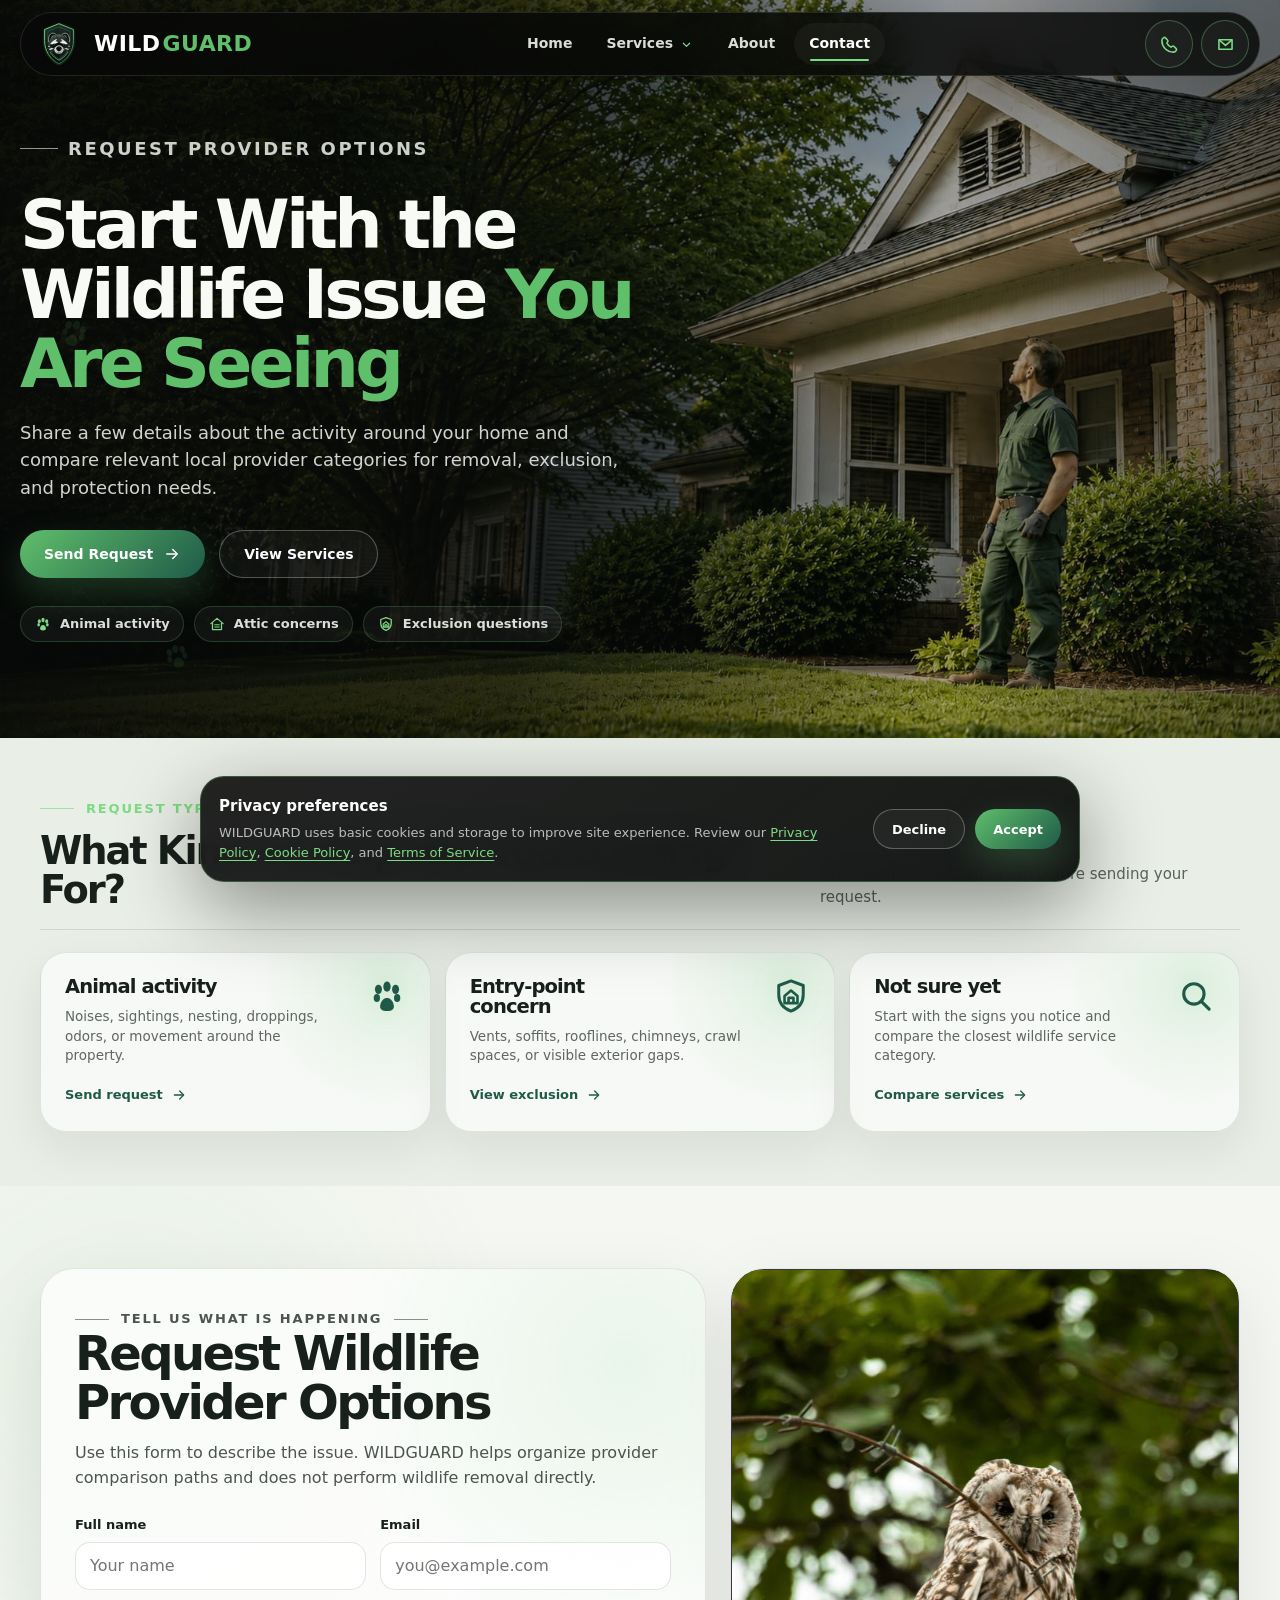
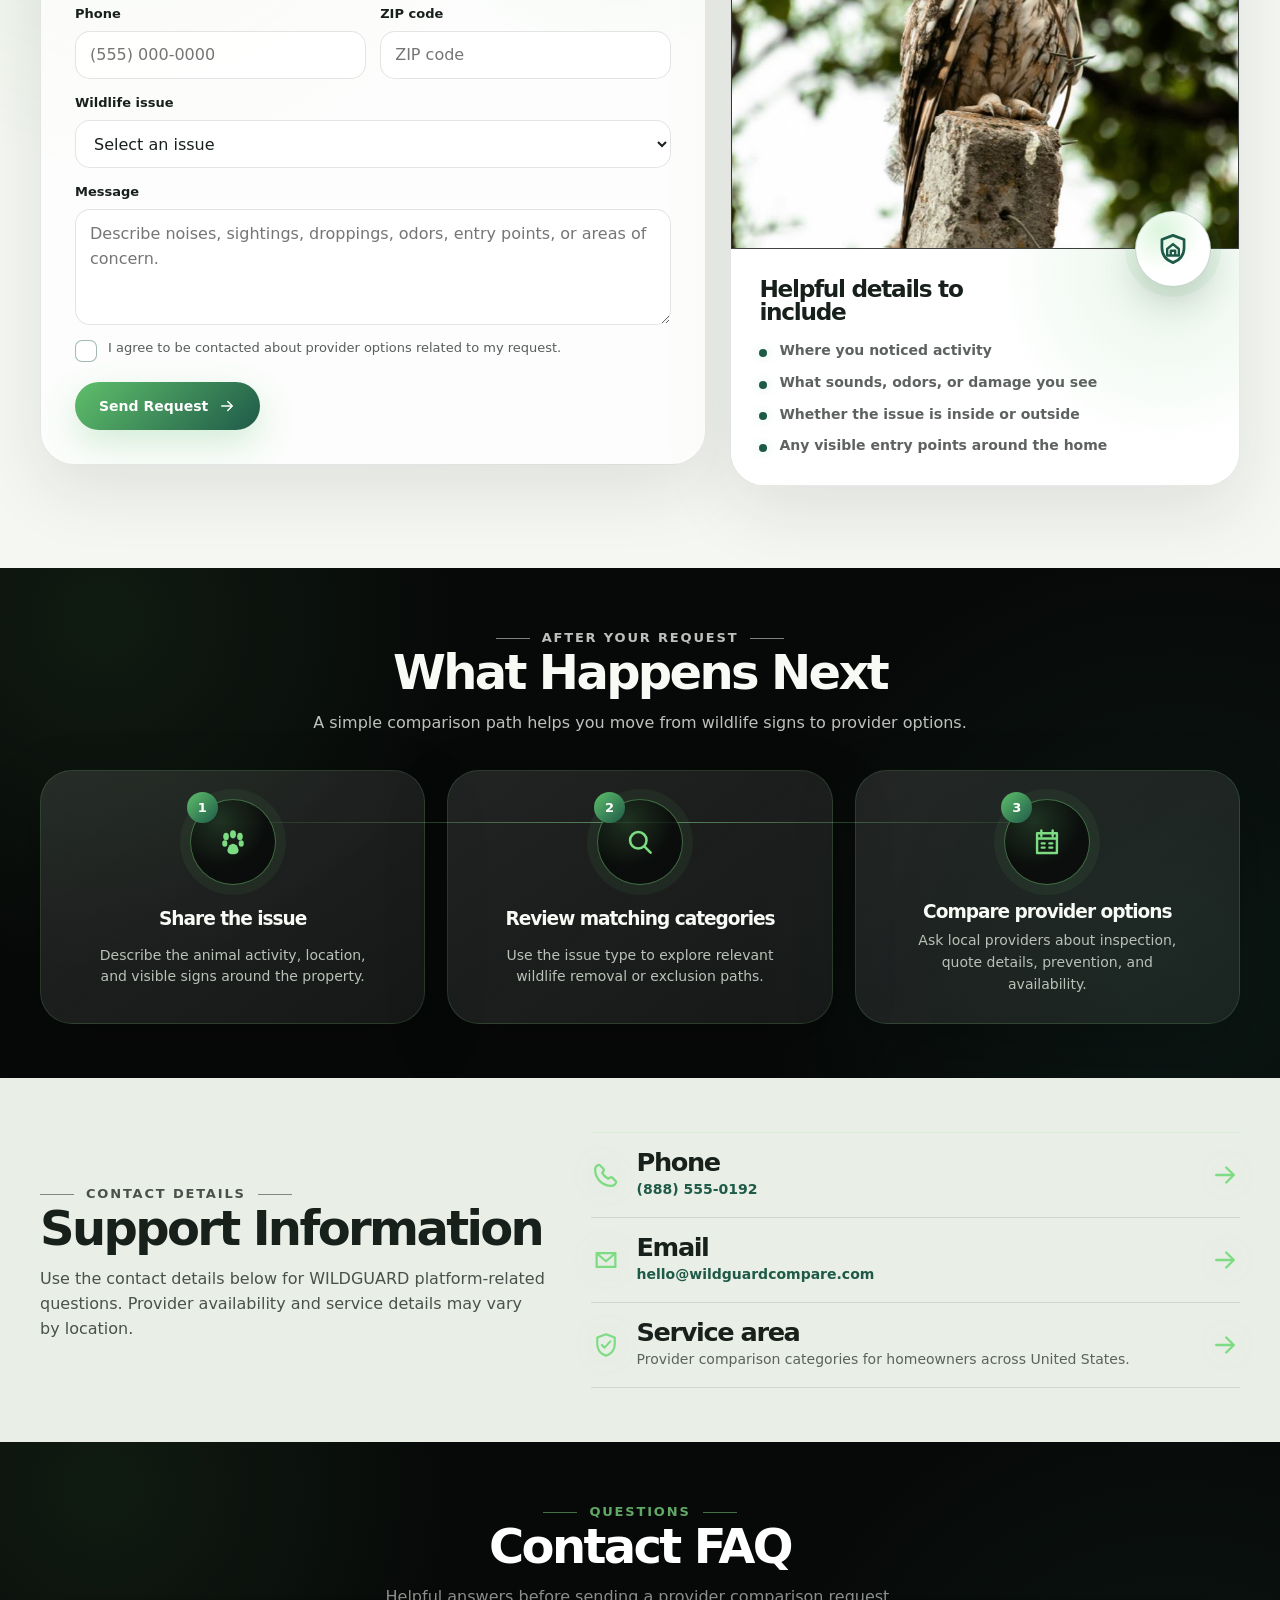
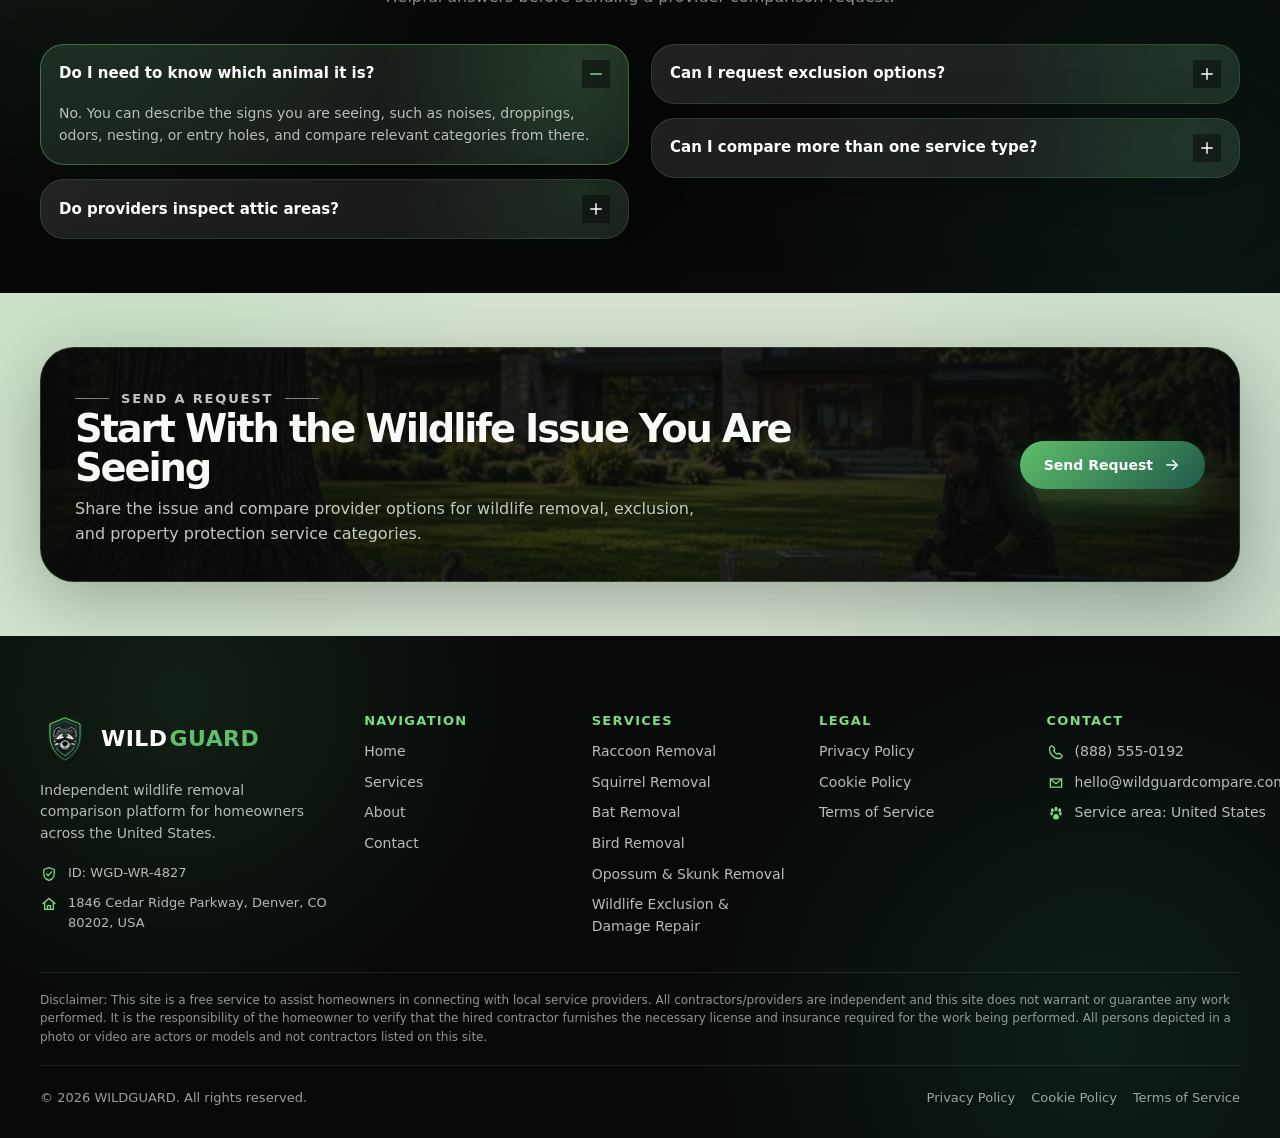
<file: contact.html>
<!DOCTYPE html>
<html lang="en">

<head>
    <meta charset="UTF-8" />
    <meta name="viewport" content="width=device-width, initial-scale=1.0" />

    <title>Contact WILDGUARD | Compare Wildlife Removal Providers</title>
    <meta name="description"
        content="Start with the wildlife issue you are seeing and request local provider options for wildlife removal, exclusion, and property protection service categories." />
<link rel="icon" type="image/svg+xml" href="assets/icons/favicon.svg" />
    <link rel="stylesheet" href="css/style.css" />

    <script src="js/config.js" defer></script>
    <script src="js/main.js" defer></script>
    <script src="js/contact.js" defer></script>
</head>

<body class="page page-contact">
    <div data-site-header></div>

    <main id="main">
        <section class="hero contact-hero" aria-labelledby="contact-hero-title" data-paw-field>
            <div class="container-wide">
                <div class="hero__content">
                    <p class="hero__kicker">Request provider options</p>

                    <h1 id="contact-hero-title">
                        Start With the Wildlife Issue
                        <span class="text-green">You Are Seeing</span>
                    </h1>

                    <p>
                        Share a few details about the activity around your home and compare
                        relevant local provider categories for removal, exclusion, and protection needs.
                    </p>

                    <div class="hero__actions" aria-label="Contact page actions">
                        <a class="button button--primary" href="#contact-form">
                            <span>Send Request</span>
                            <span class="svg-icon" data-icon="arrow"></span>
                        </a>

                        <a class="button button--secondary" href="services.html">
                            <span>View Services</span>
                        </a>
                    </div>

                    <div class="hero__chips" aria-label="Request topics">
                        <span class="hero-chip">
                            <span class="svg-icon" data-icon="paw"></span>
                            Animal activity
                        </span>

                        <span class="hero-chip">
                            <span class="svg-icon" data-icon="attic"></span>
                            Attic concerns
                        </span>

                        <span class="hero-chip">
                            <span class="svg-icon" data-icon="shield-home"></span>
                            Exclusion questions
                        </span>
                    </div>
                </div>
            </div>
        </section>

            <section class="contact-match contact-match--compact section section--soft section--compact"
                aria-labelledby="contact-match-title">
                <div class="container">
                    <div class="contact-match__top">
                        <div>
                            <p class="section-kicker">Request type</p>
                            <h2 id="contact-match-title">What Kind of Help Are You Looking For?</h2>
                        </div>
            
                        <p>
                            Choose the closest situation before sending your request.
                        </p>
                    </div>
            
                    <div class="contact-match__cards">
                        <a class="contact-match-card" href="#contact-form">
                            <span class="contact-match-card__icon">
                                <span class="svg-icon" data-icon="paw"></span>
                            </span>
            
                            <h3>Animal activity</h3>
                            <p>Noises, sightings, nesting, droppings, odors, or movement around the property.</p>
            
                            <span class="contact-match-card__link">
                                Send request
                                <span class="svg-icon" data-icon="arrow"></span>
                            </span>
                        </a>
            
                        <a class="contact-match-card" href="wildlife-exclusion-damage-repair.html">
                            <span class="contact-match-card__icon">
                                <span class="svg-icon" data-icon="shield-home"></span>
                            </span>
            
                            <h3>Entry-point concern</h3>
                            <p>Vents, soffits, rooflines, chimneys, crawl spaces, or visible exterior gaps.</p>
            
                            <span class="contact-match-card__link">
                                View exclusion
                                <span class="svg-icon" data-icon="arrow"></span>
                            </span>
                        </a>
            
                        <a class="contact-match-card" href="services.html">
                            <span class="contact-match-card__icon">
                                <span class="svg-icon" data-icon="search"></span>
                            </span>
            
                            <h3>Not sure yet</h3>
                            <p>Start with the signs you notice and compare the closest wildlife service category.</p>
            
                            <span class="contact-match-card__link">
                                Compare services
                                <span class="svg-icon" data-icon="arrow"></span>
                            </span>
                        </a>
                    </div>
                </div>
            </section>

        <section class="contact-form-section section section--light" id="contact-form"
            aria-labelledby="contact-form-title">
            <div class="container">
                <div class="contact-form-layout">
                    <div class="contact-form-card shine-card">
                        <div class="section-heading">
                            <p class="section-kicker">Tell us what is happening</p>
                            <h2 id="contact-form-title">Request Wildlife Provider Options</h2>
                            <p>
                                Use this form to describe the issue. WILDGUARD helps organize provider
                                comparison paths and does not perform wildlife removal directly.
                            </p>
                        </div>

                        <form class="contact-form" data-demo-form>
                            <div class="form-grid">
                                <div class="form-field">
                                    <label for="full-name">Full name</label>
                                    <input id="full-name" name="full-name" type="text" autocomplete="name"
                                        placeholder="Your name" required />
                                </div>

                                <div class="form-field">
                                    <label for="email">Email</label>
                                    <input id="email" name="email" type="email" autocomplete="email"
                                        placeholder="you@example.com" required />
                                </div>

                                <div class="form-field">
                                    <label for="phone">Phone</label>
                                    <input id="phone" name="phone" type="tel" autocomplete="tel"
                                        placeholder="(555) 000-0000" required />
                                </div>

                                <div class="form-field">
                                    <label for="zip-code">ZIP code</label>
                                    <input id="zip-code" name="zip-code" type="text" inputmode="numeric"
                                        autocomplete="postal-code" placeholder="ZIP code" required />
                                </div>

                                <div class="form-field form-field--full">
                                    <label for="wildlife-issue">Wildlife issue</label>
                                    <select id="wildlife-issue" name="wildlife-issue" required>
                                        <option value="">Select an issue</option>
                                        <option value="raccoon">Raccoon activity</option>
                                        <option value="squirrel">Squirrel activity</option>
                                        <option value="bats">Bats</option>
                                        <option value="birds">Birds</option>
                                        <option value="opossum-skunk">Opossum or skunk</option>
                                        <option value="exclusion">Entry point / exclusion concern</option>
                                        <option value="not-sure">Not sure yet</option>
                                    </select>
                                </div>

                                <div class="form-field form-field--full">
                                    <label for="message">Message</label>
                                    <textarea id="message" name="message"
                                        placeholder="Describe noises, sightings, droppings, odors, entry points, or areas of concern."
                                        required></textarea>
                                </div>

                                <label class="checkbox-field form-field--full">
                                    <input type="checkbox" name="consent" required />
                                    <span class="checkbox-field__box" aria-hidden="true"></span>
                                    <span>
                                        I agree to be contacted about provider options related to my request.
                                    </span>
                                </label>
                            </div>

                            <button class="button button--primary contact-form__button" type="submit">
                                <span>Send Request</span>
                                <span class="svg-icon" data-icon="arrow"></span>
                            </button>
                        </form>

                        <p class="form-message" data-form-message aria-live="polite"></p>
                    </div>

                    <aside class="contact-side-card" aria-label="Wildlife request guidance">
                        <div class="contact-side-card__photo photo-card">
                            <img src="assets/images/contact-hero-card.jpg"
                                alt="Home exterior with wildlife activity concern" />
                        </div>

                        <div class="contact-side-card__content">
                            <span class="contact-side-card__icon">
                                <span class="svg-icon" data-icon="shield-home"></span>
                            </span>

                            <h3>Helpful details to include</h3>

                            <ul>
                                <li>Where you noticed activity</li>
                                <li>What sounds, odors, or damage you see</li>
                                <li>Whether the issue is inside or outside</li>
                                <li>Any visible entry points around the home</li>
                            </ul>
                        </div>
                    </aside>
                </div>
            </div>
        </section>

        <section class="contact-next section section--dark section--compact" aria-labelledby="next-title">
            <div class="container">
                <div class="section-heading section-heading--center">
                    <p class="section-kicker">After your request</p>
                    <h2 id="next-title">What Happens Next</h2>
                    <p>
                        A simple comparison path helps you move from wildlife signs to provider options.
                    </p>
                </div>

                <div class="contact-next__timeline">
                    <article class="contact-next-step">
                        <span class="contact-next-step__icon">
                            <span class="contact-next-step__number">1</span>
                            <span class="svg-icon" data-icon="paw"></span>
                        </span>

                        <h3>Share the issue</h3>
                        <p>Describe the animal activity, location, and visible signs around the property.</p>
                    </article>

                    <article class="contact-next-step">
                        <span class="contact-next-step__icon">
                            <span class="contact-next-step__number">2</span>
                            <span class="svg-icon" data-icon="search"></span>
                        </span>

                        <h3>Review matching categories</h3>
                        <p>Use the issue type to explore relevant wildlife removal or exclusion paths.</p>
                    </article>

                    <article class="contact-next-step">
                        <span class="contact-next-step__icon">
                            <span class="contact-next-step__number">3</span>
                            <span class="svg-icon" data-icon="calendar"></span>
                        </span>

                        <h3>Compare provider options</h3>
                        <p>Ask local providers about inspection, quote details, prevention, and availability.</p>
                    </article>
                </div>
            </div>
        </section>

        <section class="contact-support section section--soft section--compact" aria-labelledby="support-title">
            <div class="container">
                <div class="contact-support__grid">
                    <div class="section-heading">
                        <p class="section-kicker">Contact details</p>
                        <h2 id="support-title">Support Information</h2>
                        <p>
                            Use the contact details below for WILDGUARD platform-related questions.
                            Provider availability and service details may vary by location.
                        </p>
                    </div>

                    <div class="line-list contact-support__list">
                        <article class="line-item">
                            <span class="svg-icon" data-icon="phone"></span>
                            <div>
                                <h3>Phone</h3>
                                <p>
                                    <a href="tel:+18885550192" data-phone-link>
                                        <span data-phone-display>(888) 555-0192</span>
                                    </a>
                                </p>
                            </div>
                            <span class="svg-icon" data-icon="arrow"></span>
                        </article>

                        <article class="line-item">
                            <span class="svg-icon" data-icon="mail"></span>
                            <div>
                                <h3>Email</h3>
                                <p>
                                    <a href="mailto:hello@wildguardcompare.com" data-email-link>
                                        <span data-email>hello@wildguardcompare.com</span>
                                    </a>
                                </p>
                            </div>
                            <span class="svg-icon" data-icon="arrow"></span>
                        </article>

                        <article class="line-item">
                            <span class="svg-icon" data-icon="shield"></span>
                            <div>
                                <h3>Service area</h3>
                                <p>
                                    Provider comparison categories for homeowners across
                                    <span data-service-area>United States</span>.
                                </p>
                            </div>
                            <span class="svg-icon" data-icon="arrow"></span>
                        </article>
                    </div>
                </div>
            </div>
        </section>

        <section class="contact-faq contact-faq--dark section section--dark section--compact"
            aria-labelledby="contact-faq-title">
            <div class="container">
                <div class="section-heading section-heading--center">
                    <p class="section-kicker">Questions</p>
                    <h2 id="contact-faq-title">Contact FAQ</h2>
                    <p>
                        Helpful answers before sending a provider comparison request.
                    </p>
                </div>

            <div class="faq-grid faq-grid--columns" data-accordion data-accordion-single>
                <div class="faq-column">
                    <div class="faq-item is-open" data-accordion-item>
                        <button class="faq-item__button" type="button" data-accordion-trigger>
                            <span>Do I need to know which animal it is?</span>
                            <span class="faq-item__icon">
                                <span class="svg-icon" data-icon="plus"></span>
                                <span class="svg-icon" data-icon="minus"></span>
                            </span>
                        </button>
            
                        <div class="faq-item__panel" data-accordion-panel>
                            <p>
                                No. You can describe the signs you are seeing, such as noises,
                                droppings, odors, nesting, or entry holes, and compare relevant categories from there.
                            </p>
                        </div>
                    </div>
            
                    <div class="faq-item" data-accordion-item>
                        <button class="faq-item__button" type="button" data-accordion-trigger>
                            <span>Do providers inspect attic areas?</span>
                            <span class="faq-item__icon">
                                <span class="svg-icon" data-icon="plus"></span>
                                <span class="svg-icon" data-icon="minus"></span>
                            </span>
                        </button>
            
                        <div class="faq-item__panel" data-accordion-panel hidden>
                            <p>
                                Inspection availability depends on the provider. Homeowners should ask
                                whether attic, roofline, vent, soffit, chimney, or crawl space areas can be reviewed.
                            </p>
                        </div>
                    </div>
                </div>
            
                <div class="faq-column">
                    <div class="faq-item" data-accordion-item>
                        <button class="faq-item__button" type="button" data-accordion-trigger>
                            <span>Can I request exclusion options?</span>
                            <span class="faq-item__icon">
                                <span class="svg-icon" data-icon="plus"></span>
                                <span class="svg-icon" data-icon="minus"></span>
                            </span>
                        </button>
            
                        <div class="faq-item__panel" data-accordion-panel hidden>
                            <p>
                                Yes. You can choose entry point or exclusion concern in the form
                                and compare providers who list exclusion or repair-related services.
                            </p>
                        </div>
                    </div>
            
                    <div class="faq-item" data-accordion-item>
                        <button class="faq-item__button" type="button" data-accordion-trigger>
                            <span>Can I compare more than one service type?</span>
                            <span class="faq-item__icon">
                                <span class="svg-icon" data-icon="plus"></span>
                                <span class="svg-icon" data-icon="minus"></span>
                            </span>
                        </button>
            
                        <div class="faq-item__panel" data-accordion-panel hidden>
                            <p>
                                Yes. Many wildlife situations involve both animal activity and entry-point concerns,
                                so comparing more than one category can be useful.
                            </p>
                        </div>
                    </div>
                </div>
            </div>
            </div>
        </section>

        <section class="section section--dark section--compact contact-final-section">
            <div class="container">
                <div class="final-cta contact-final-cta">
                    <div class="final-cta__inner">
                        <div>
                            <p class="section-kicker">Send a request</p>
                            <h2>Start With the Wildlife Issue You Are Seeing</h2>
                            <p>
                                Share the issue and compare provider options for wildlife removal,
                                exclusion, and property protection service categories.
                            </p>
                        </div>

                        <a class="button button--primary" href="#contact-form">
                            <span>Send Request</span>
                            <span class="svg-icon" data-icon="arrow"></span>
                        </a>
                    </div>
                </div>
            </div>
        </section>
    </main>

    <div data-site-footer></div>
</body>

</html>
</file>
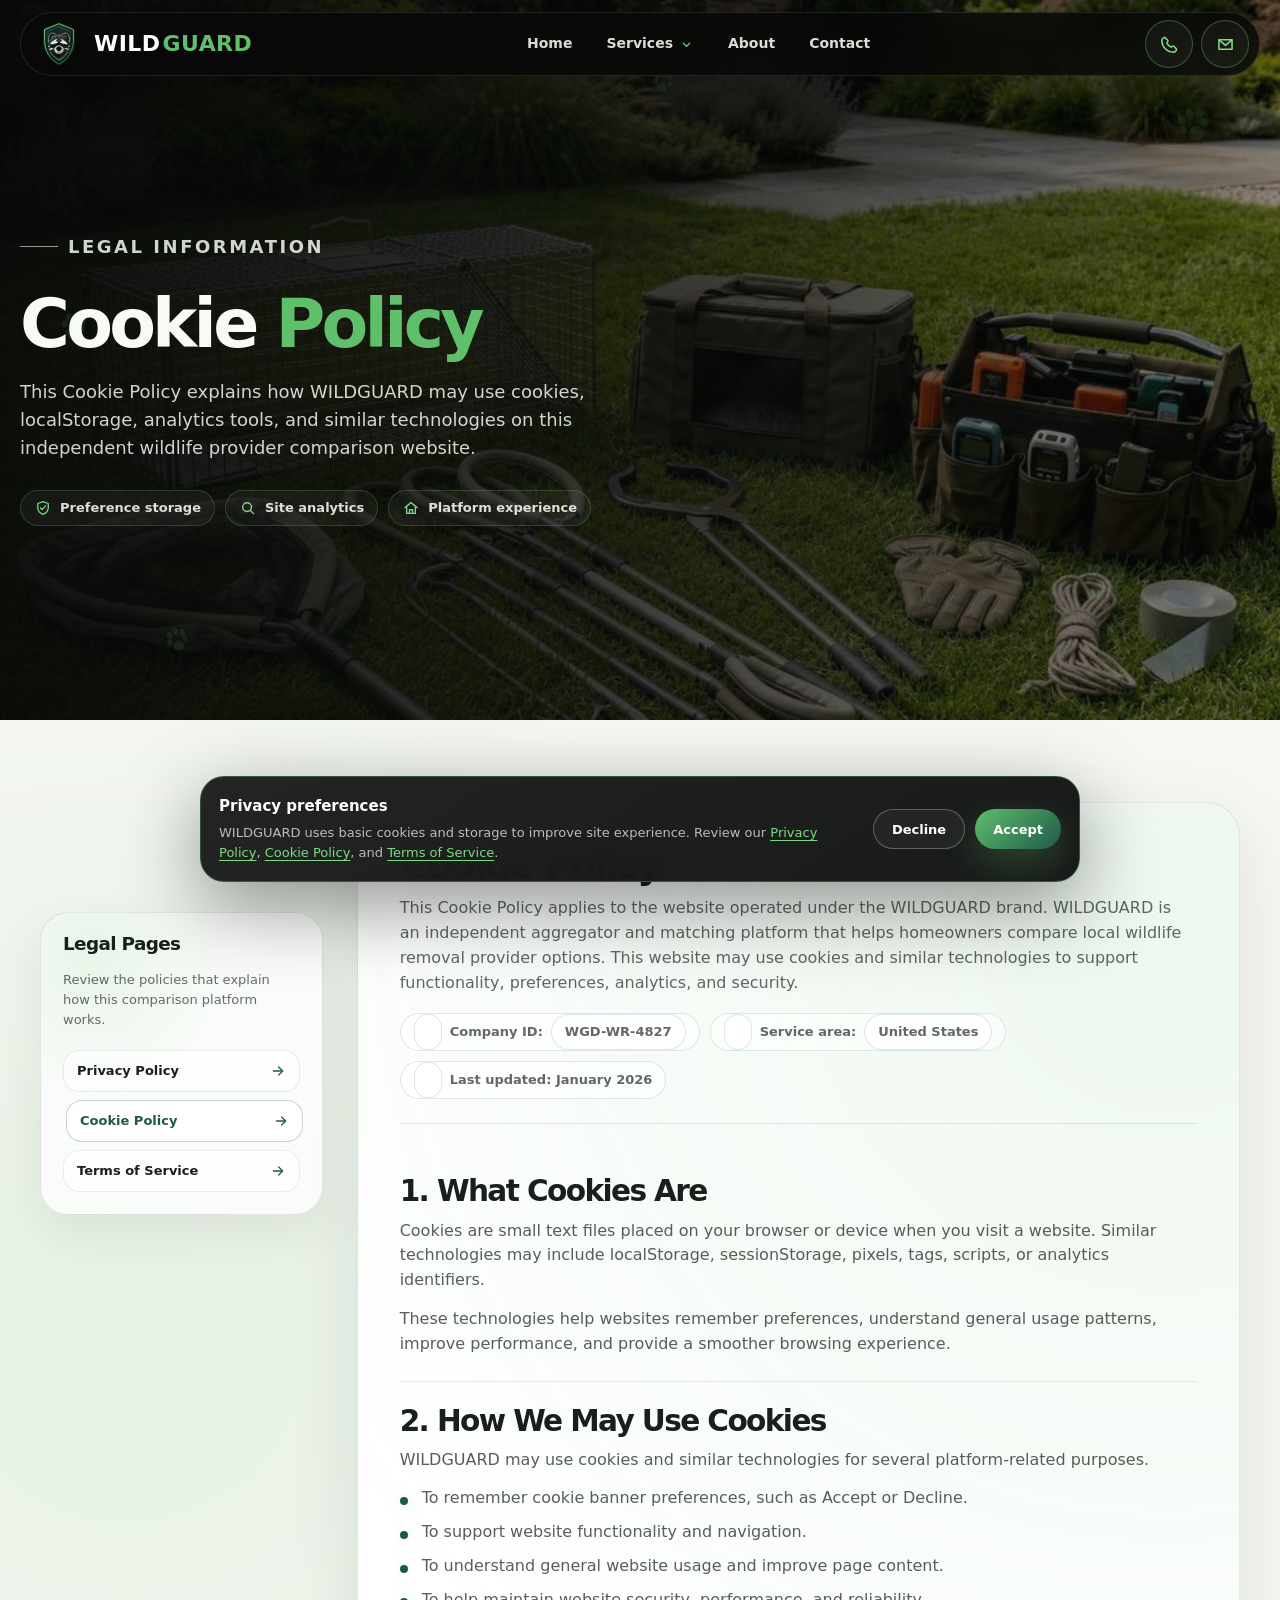
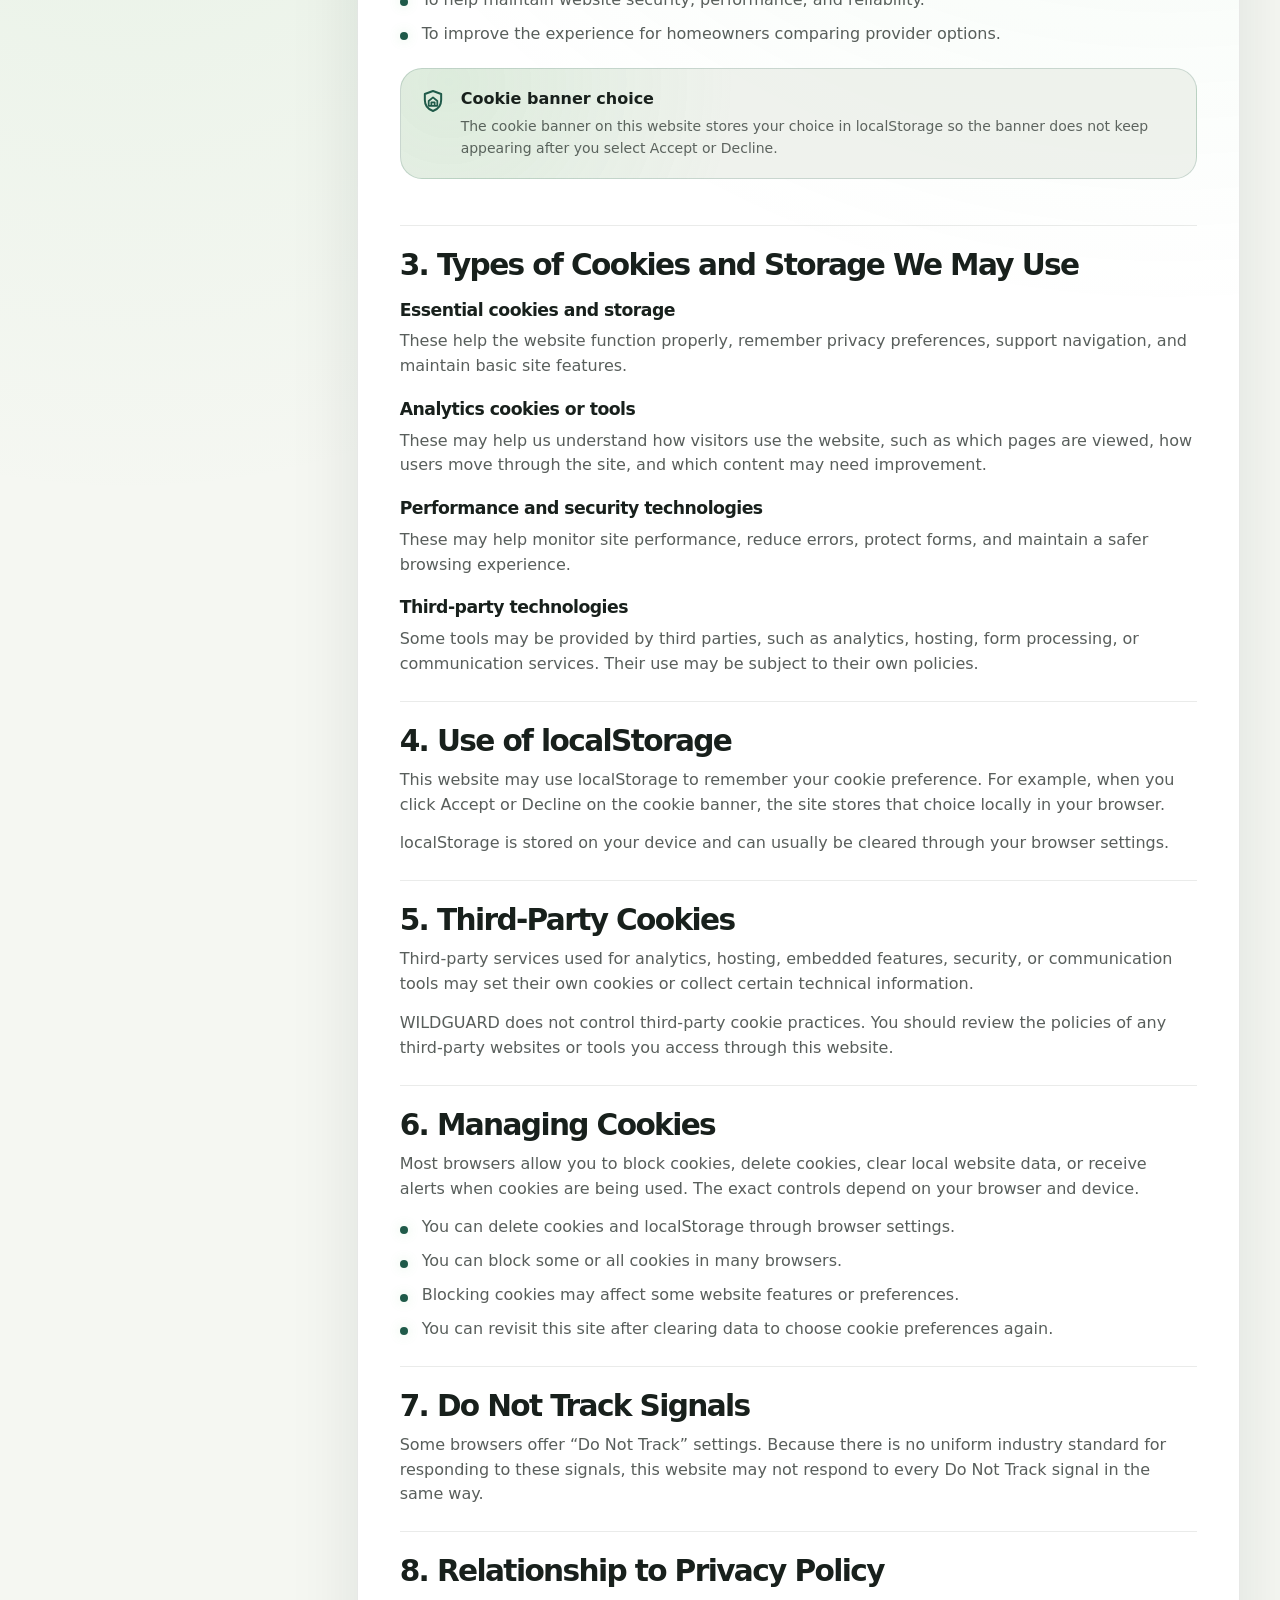
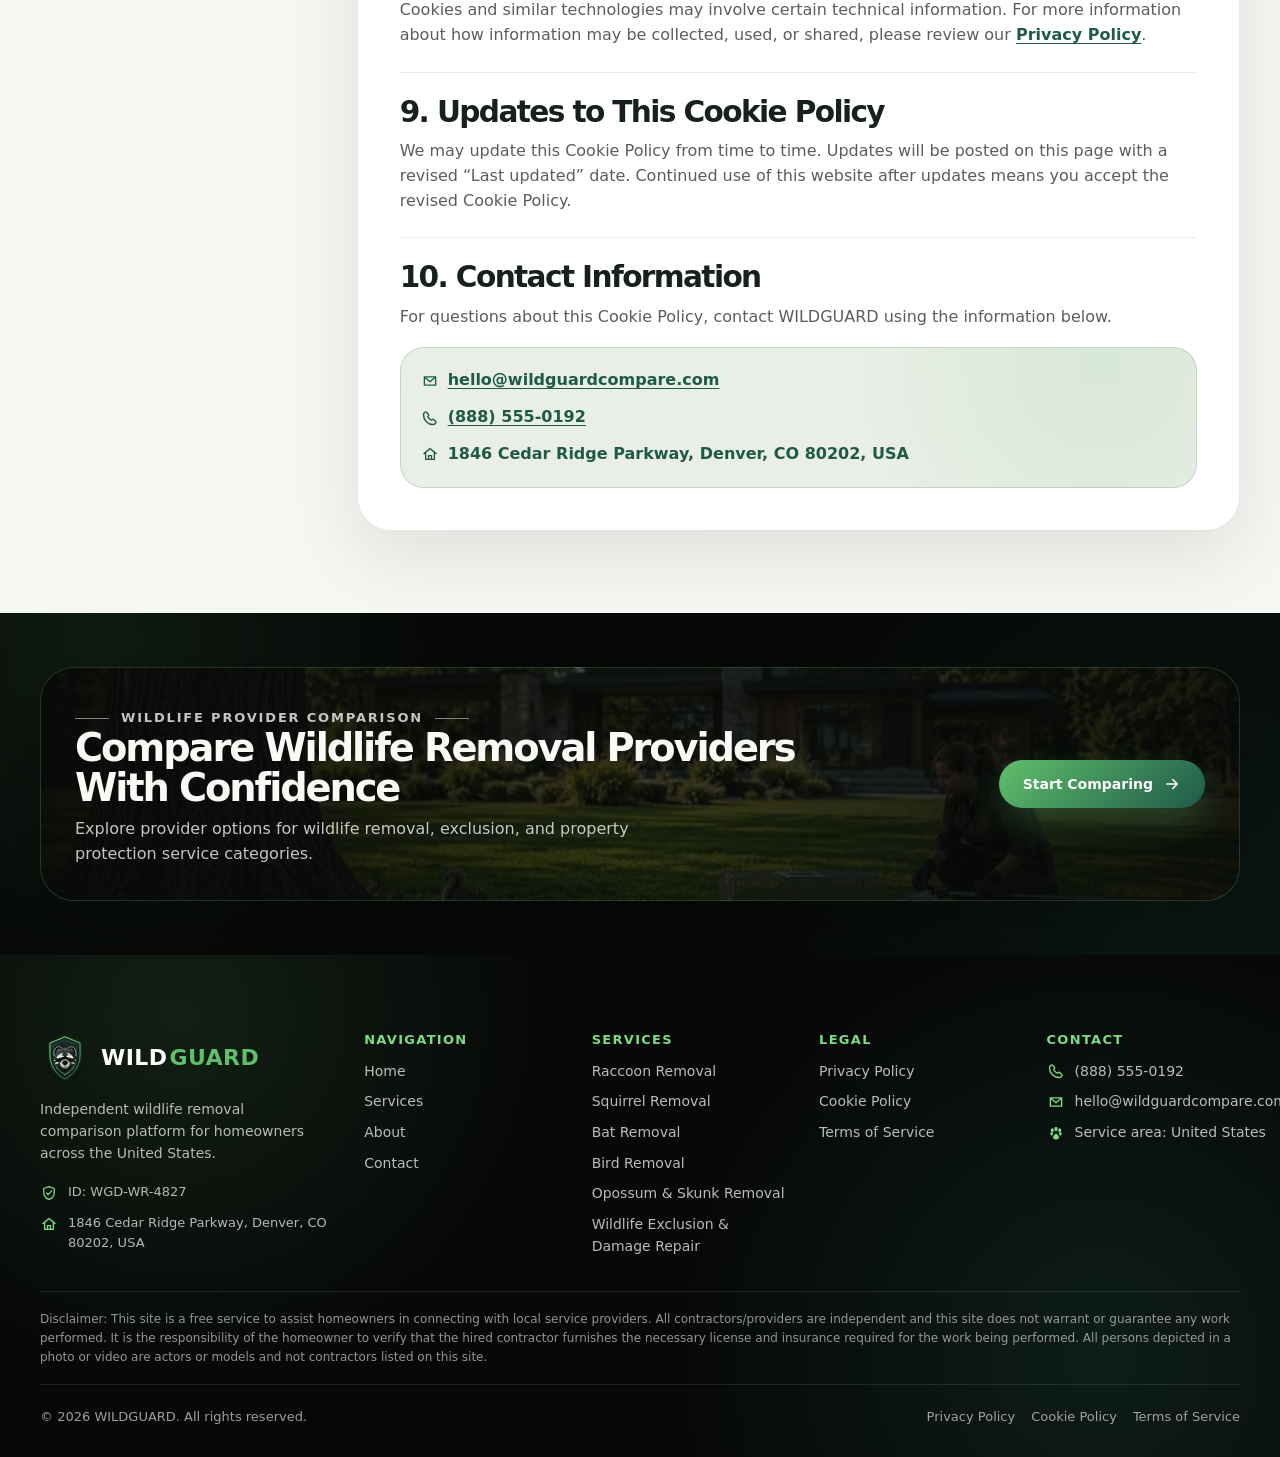
<file: cookie-policy.html>
<!DOCTYPE html>
<html lang="en">

<head>
    <meta charset="UTF-8" />
    <meta name="viewport" content="width=device-width, initial-scale=1.0" />

    <title>Cookie Policy | WILDGUARD</title>
    <meta name="description"
        content="Read the WILDGUARD Cookie Policy to understand how cookies, localStorage, and similar technologies may be used on this wildlife provider comparison website." />

        <link rel="icon" type="image/svg+xml" href="assets/icons/favicon.svg" />
    <link rel="stylesheet" href="css/style.css" />

    <script src="js/config.js" defer></script>
    <script src="js/main.js" defer></script>
    <script src="js/legal.js" defer></script>
</head>

<body class="page page-legal page-cookies">
    <div data-site-header></div>

    <main id="main">
        <section class="hero legal-hero" aria-labelledby="cookie-title" data-paw-field>
            <div class="container-wide">
                <div class="hero__content">
                    <p class="hero__kicker">Legal information</p>

                    <h1 id="cookie-title">
                        Cookie
                        <span class="text-green">Policy</span>
                    </h1>

                    <p>
                        This Cookie Policy explains how <span data-company-name>WILDGUARD</span>
                        may use cookies, localStorage, analytics tools, and similar technologies
                        on this independent wildlife provider comparison website.
                    </p>

                    <div class="hero__chips" aria-label="Cookie policy quick details">
                        <span class="hero-chip">
                            <span class="svg-icon" data-icon="shield"></span>
                            Preference storage
                        </span>

                        <span class="hero-chip">
                            <span class="svg-icon" data-icon="search"></span>
                            Site analytics
                        </span>

                        <span class="hero-chip">
                            <span class="svg-icon" data-icon="home"></span>
                            Platform experience
                        </span>
                    </div>
                </div>
            </div>
        </section>

        <section class="legal-content section section--light" aria-labelledby="cookie-content-title">
            <div class="container">
                <div class="legal-layout">
                    <aside class="legal-sidebar" aria-label="Legal page navigation">
                        <h2>Legal Pages</h2>
                        <p>
                            Review the policies that explain how this comparison platform works.
                        </p>

                        <nav class="legal-sidebar__links" aria-label="Legal links">
                            <a href="privacy-policy.html">
                                Privacy Policy
                                <span class="svg-icon" data-icon="arrow"></span>
                            </a>

                            <a class="is-active" href="cookie-policy.html">
                                Cookie Policy
                                <span class="svg-icon" data-icon="arrow"></span>
                            </a>

                            <a href="terms-of-service.html">
                                Terms of Service
                                <span class="svg-icon" data-icon="arrow"></span>
                            </a>
                        </nav>
                    </aside>

                    <article class="legal-card">
                        <div class="legal-card__intro">
                            <h2 id="cookie-content-title">Cookie Policy</h2>

                            <p>
                                This Cookie Policy applies to the website operated under the
                                <span data-company-name>WILDGUARD</span> brand. WILDGUARD is an
                                independent aggregator and matching platform that helps homeowners
                                compare local wildlife removal provider options. This website may use
                                cookies and similar technologies to support functionality, preferences,
                                analytics, and security.
                            </p>

                            <div class="legal-meta" aria-label="Policy details">
                                <span>
                                    <span class="svg-icon" data-icon="shield"></span>
                                    Company ID: <span data-company-id>WGD-WR-4827</span>
                                </span>

                                <span>
                                    <span class="svg-icon" data-icon="home"></span>
                                    Service area: <span data-service-area>United States</span>
                                </span>

                                <span>
                                    <span class="svg-icon" data-icon="calendar"></span>
                                    Last updated: January 2026
                                </span>
                            </div>
                        </div>

                        <section class="legal-section" id="what-are-cookies">
                            <h2>1. What Cookies Are</h2>

                            <p>
                                Cookies are small text files placed on your browser or device when
                                you visit a website. Similar technologies may include localStorage,
                                sessionStorage, pixels, tags, scripts, or analytics identifiers.
                            </p>

                            <p>
                                These technologies help websites remember preferences, understand
                                general usage patterns, improve performance, and provide a smoother
                                browsing experience.
                            </p>
                        </section>

                        <section class="legal-section" id="how-we-use-cookies">
                            <h2>2. How We May Use Cookies</h2>

                            <p>
                                WILDGUARD may use cookies and similar technologies for several
                                platform-related purposes.
                            </p>

                            <ul>
                                <li>To remember cookie banner preferences, such as Accept or Decline.</li>
                                <li>To support website functionality and navigation.</li>
                                <li>To understand general website usage and improve page content.</li>
                                <li>To help maintain website security, performance, and reliability.</li>
                                <li>To improve the experience for homeowners comparing provider options.</li>
                            </ul>

                            <div class="legal-note">
                                <span class="svg-icon" data-icon="shield-home"></span>
                                <div>
                                    <strong>Cookie banner choice</strong>
                                    <p>
                                        The cookie banner on this website stores your choice in localStorage
                                        so the banner does not keep appearing after you select Accept or Decline.
                                    </p>
                                </div>
                            </div>
                        </section>

                        <section class="legal-section" id="types-of-cookies">
                            <h2>3. Types of Cookies and Storage We May Use</h2>

                            <h3>Essential cookies and storage</h3>
                            <p>
                                These help the website function properly, remember privacy preferences,
                                support navigation, and maintain basic site features.
                            </p>

                            <h3>Analytics cookies or tools</h3>
                            <p>
                                These may help us understand how visitors use the website, such as which
                                pages are viewed, how users move through the site, and which content may
                                need improvement.
                            </p>

                            <h3>Performance and security technologies</h3>
                            <p>
                                These may help monitor site performance, reduce errors, protect forms,
                                and maintain a safer browsing experience.
                            </p>

                            <h3>Third-party technologies</h3>
                            <p>
                                Some tools may be provided by third parties, such as analytics, hosting,
                                form processing, or communication services. Their use may be subject to
                                their own policies.
                            </p>
                        </section>

                        <section class="legal-section" id="localstorage">
                            <h2>4. Use of localStorage</h2>

                            <p>
                                This website may use localStorage to remember your cookie preference.
                                For example, when you click Accept or Decline on the cookie banner,
                                the site stores that choice locally in your browser.
                            </p>

                            <p>
                                localStorage is stored on your device and can usually be cleared through
                                your browser settings.
                            </p>
                        </section>

                        <section class="legal-section" id="third-party-cookies">
                            <h2>5. Third-Party Cookies</h2>

                            <p>
                                Third-party services used for analytics, hosting, embedded features,
                                security, or communication tools may set their own cookies or collect
                                certain technical information.
                            </p>

                            <p>
                                WILDGUARD does not control third-party cookie practices. You should
                                review the policies of any third-party websites or tools you access
                                through this website.
                            </p>
                        </section>

                        <section class="legal-section" id="managing-cookies">
                            <h2>6. Managing Cookies</h2>

                            <p>
                                Most browsers allow you to block cookies, delete cookies, clear local
                                website data, or receive alerts when cookies are being used. The exact
                                controls depend on your browser and device.
                            </p>

                            <ul>
                                <li>You can delete cookies and localStorage through browser settings.</li>
                                <li>You can block some or all cookies in many browsers.</li>
                                <li>Blocking cookies may affect some website features or preferences.</li>
                                <li>You can revisit this site after clearing data to choose cookie preferences again.
                                </li>
                            </ul>
                        </section>

                        <section class="legal-section" id="do-not-track">
                            <h2>7. Do Not Track Signals</h2>

                            <p>
                                Some browsers offer “Do Not Track” settings. Because there is no uniform
                                industry standard for responding to these signals, this website may not
                                respond to every Do Not Track signal in the same way.
                            </p>
                        </section>

                        <section class="legal-section" id="relationship-to-privacy">
                            <h2>8. Relationship to Privacy Policy</h2>

                            <p>
                                Cookies and similar technologies may involve certain technical information.
                                For more information about how information may be collected, used, or shared,
                                please review our <a href="privacy-policy.html">Privacy Policy</a>.
                            </p>
                        </section>

                        <section class="legal-section" id="updates">
                            <h2>9. Updates to This Cookie Policy</h2>

                            <p>
                                We may update this Cookie Policy from time to time. Updates will be posted
                                on this page with a revised “Last updated” date. Continued use of this
                                website after updates means you accept the revised Cookie Policy.
                            </p>
                        </section>

                        <section class="legal-section" id="contact">
                            <h2>10. Contact Information</h2>

                            <p>
                                For questions about this Cookie Policy, contact
                                <span data-company-name>WILDGUARD</span> using the information below.
                            </p>

                            <div class="legal-contact-box">
                                <a href="mailto:hello@wildguardcompare.com" data-email-link>
                                    <span class="svg-icon" data-icon="mail"></span>
                                    <span data-email>hello@wildguardcompare.com</span>
                                </a>

                                <a href="tel:+18885550192" data-phone-link>
                                    <span class="svg-icon" data-icon="phone"></span>
                                    <span data-phone-display>(888) 555-0192</span>
                                </a>

                                <span>
                                    <span class="svg-icon" data-icon="home"></span>
                                    <span data-address>1846 Cedar Ridge Parkway, Denver, CO 80202, USA</span>
                                </span>
                            </div>
                        </section>
                    </article>
                </div>
            </div>
        </section>

        <section class="section section--dark section--compact legal-final-section">
            <div class="container">
                <div class="final-cta legal-final-cta">
                    <div class="final-cta__inner">
                        <div>
                            <p class="section-kicker">Wildlife provider comparison</p>
                            <h2>Compare Wildlife Removal Providers With Confidence</h2>
                            <p>
                                Explore provider options for wildlife removal, exclusion, and property
                                protection service categories.
                            </p>
                        </div>

                        <a class="button button--primary" href="contact.html#contact-form">
                            <span>Start Comparing</span>
                            <span class="svg-icon" data-icon="arrow"></span>
                        </a>
                    </div>
                </div>
            </div>
        </section>
    </main>

    <div data-site-footer></div>
</body>

</html>
</file>
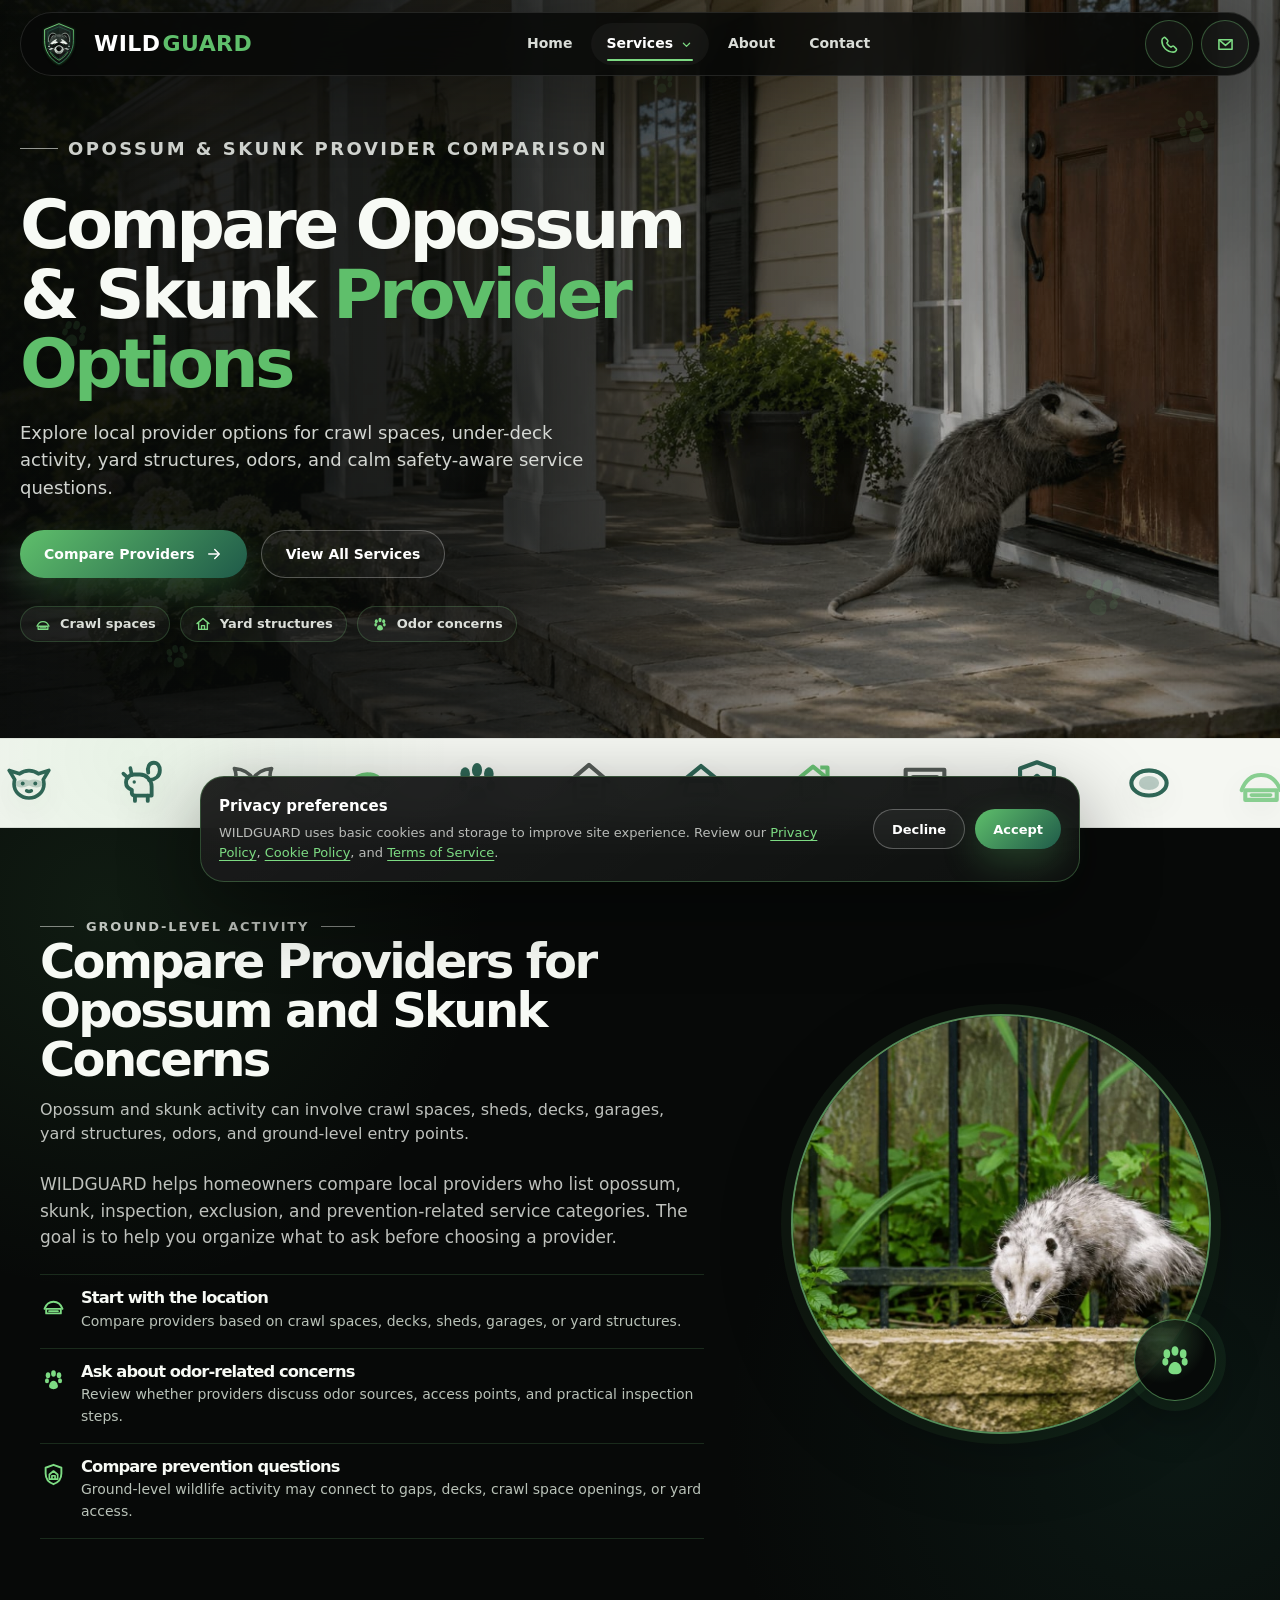
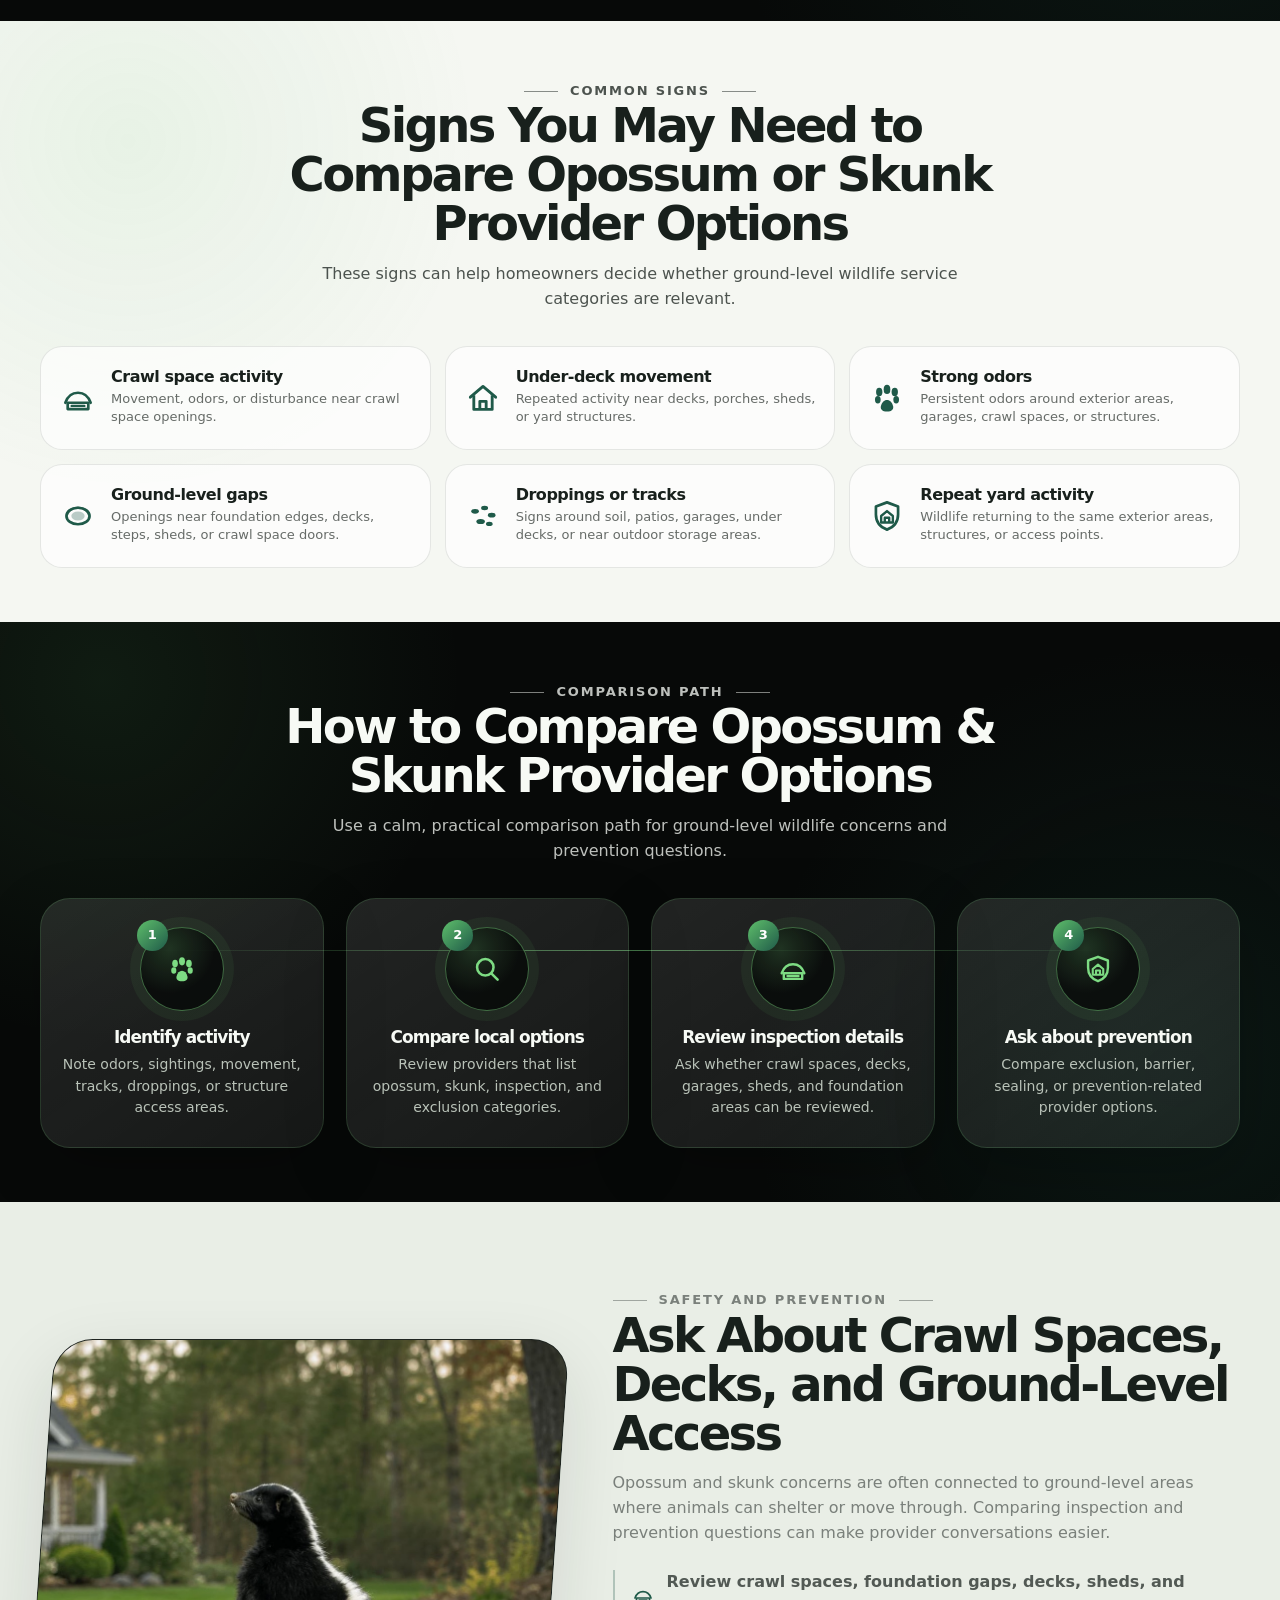
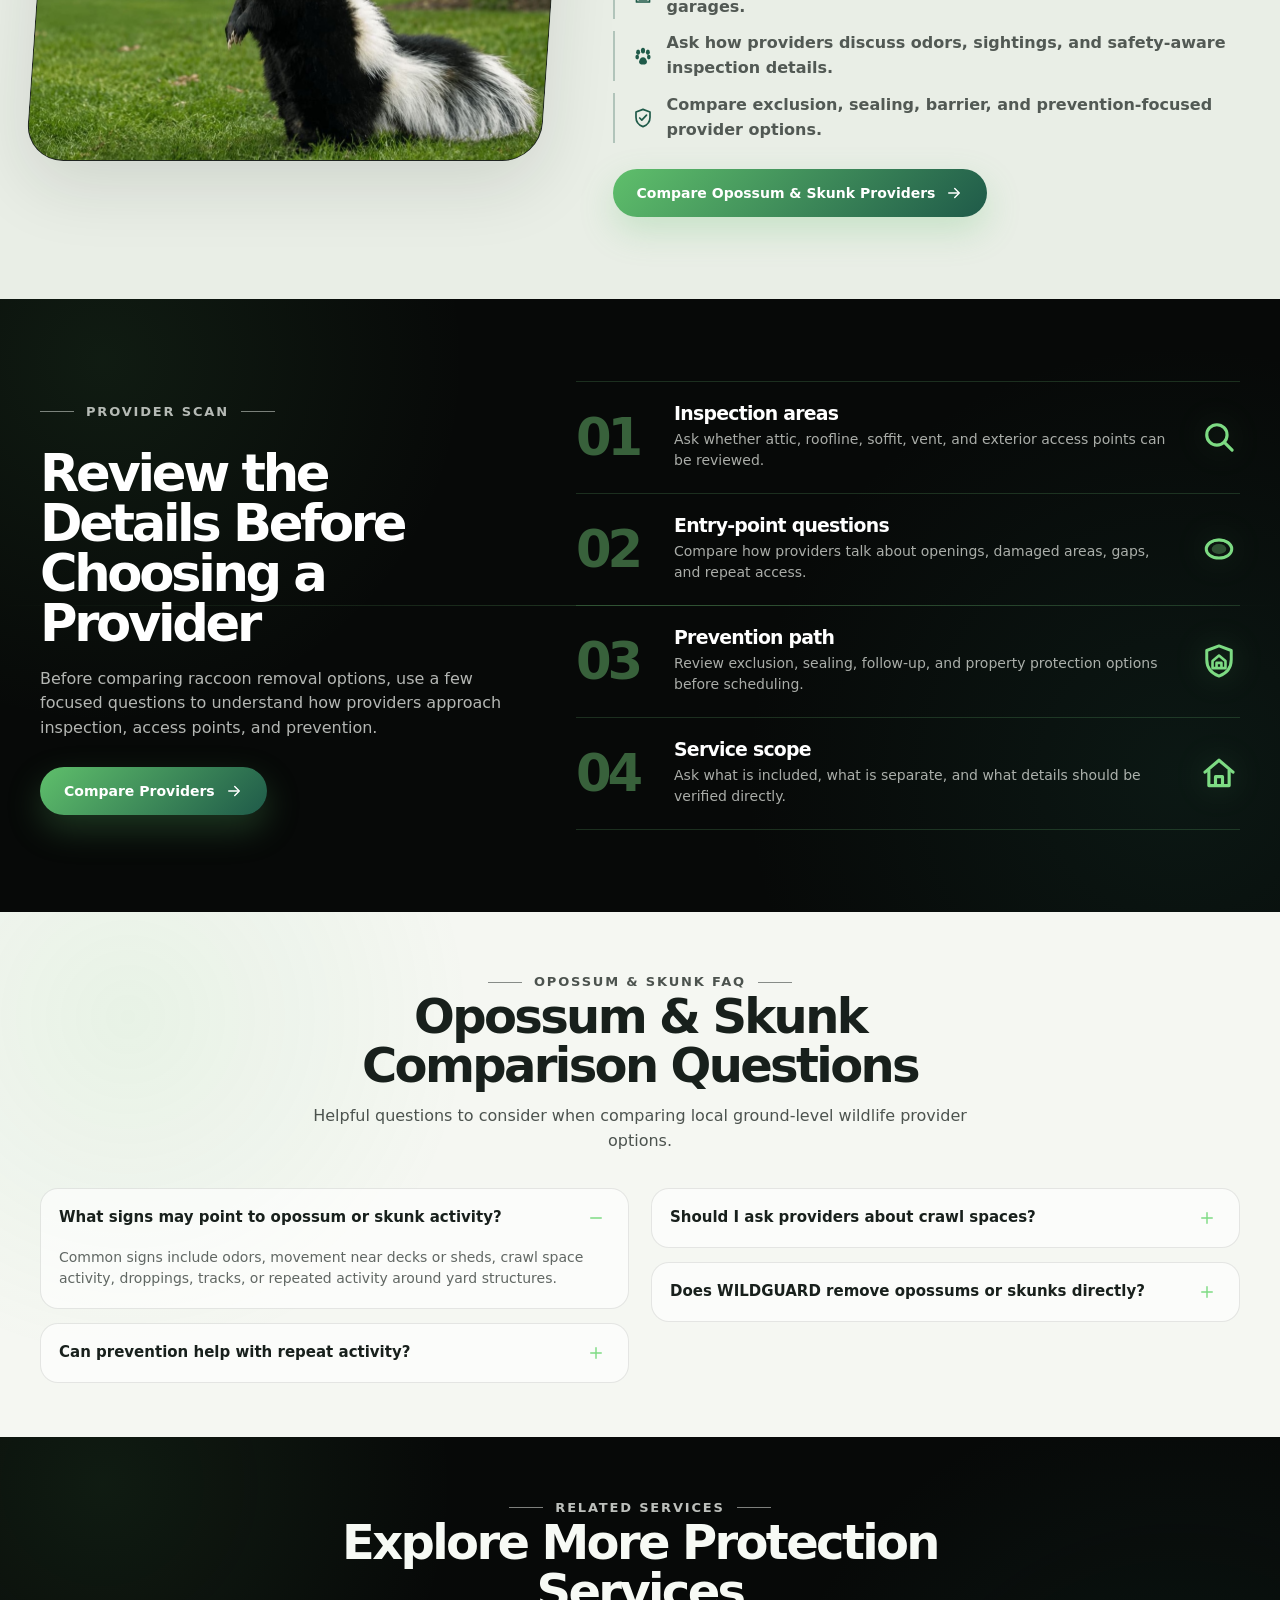
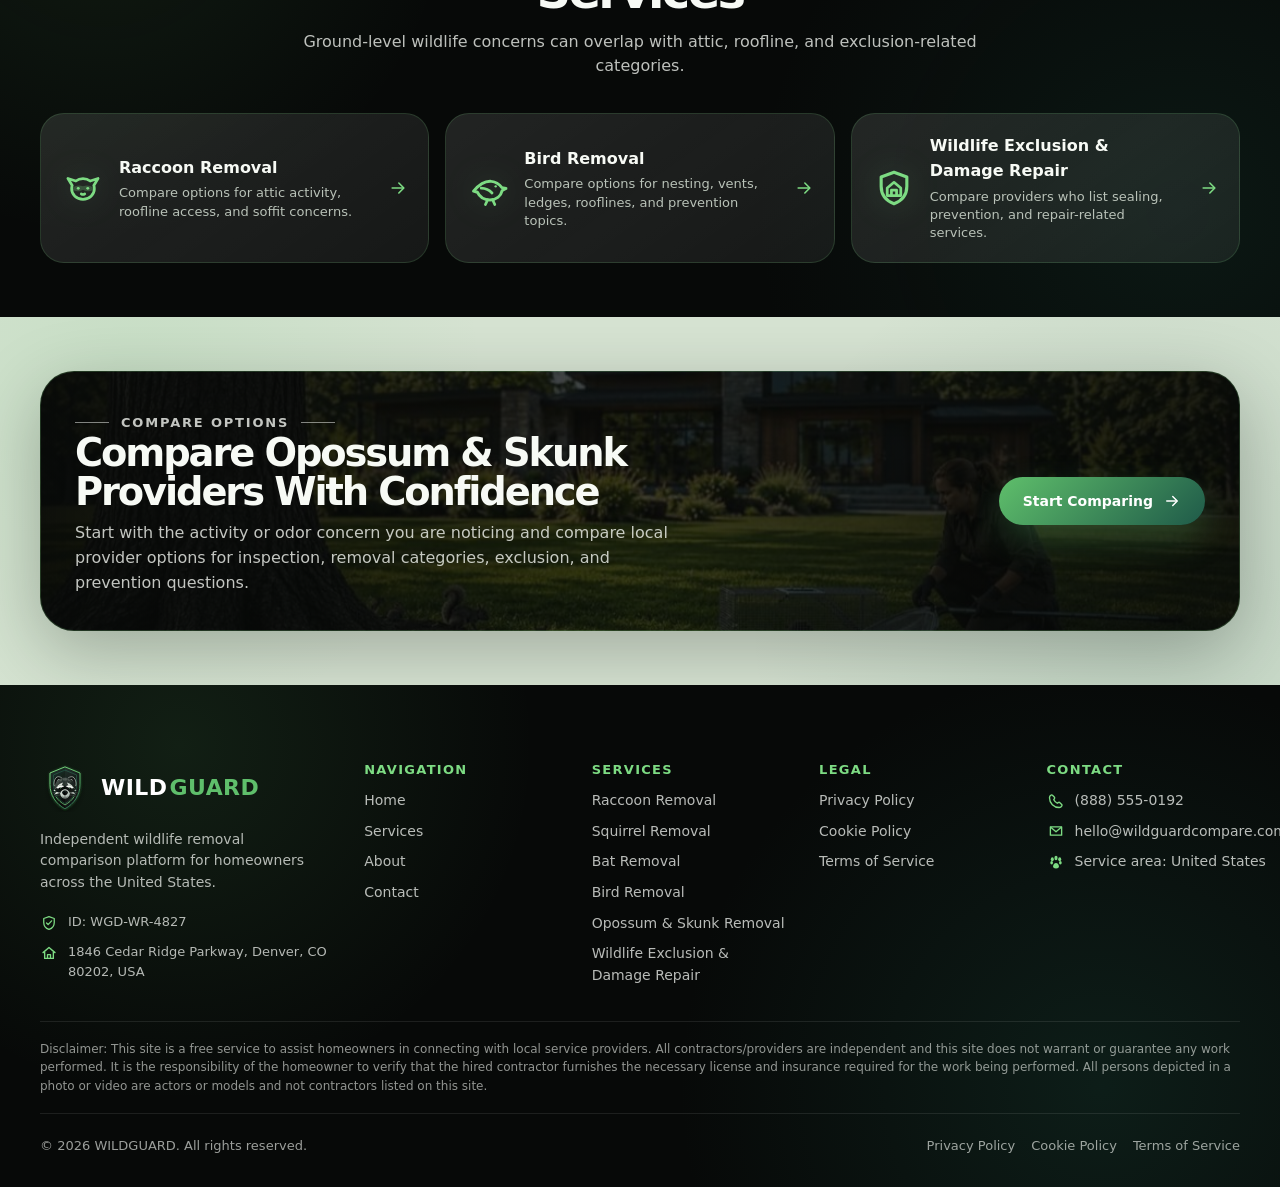
<file: opossum-skunk-removal.html>
<!DOCTYPE html>
<html lang="en">

<head>
    <meta charset="UTF-8" />
    <meta name="viewport" content="width=device-width, initial-scale=1.0" />

    <title>Opossum & Skunk Removal Provider Comparison | WILDGUARD</title>
    <meta name="description"
        content="Compare local opossum and skunk removal providers for crawl spaces, under-deck activity, odors, yard structures, and exclusion-related service options." />

        <link rel="icon" type="image/svg+xml" href="assets/icons/favicon.svg" />
    <link rel="stylesheet" href="css/style.css" />

    <script src="js/config.js" defer></script>
    <script src="js/main.js" defer></script>
    <script src="js/service-page.js" defer></script>
</head>

<body class="page page-service page-opossum-skunk" data-service-page="opossum-skunk">
    <div data-site-header></div>

    <main id="main">
        <section class="hero service-hero" aria-labelledby="service-hero-title" data-paw-field>
            <div class="container-wide">
                <div class="hero__content">
                    <p class="hero__kicker">Opossum & skunk provider comparison</p>

                    <h1 id="service-hero-title">
                        Compare Opossum &amp; Skunk
                        <span class="text-green">Provider Options</span>
                    </h1>

                    <p>
                        Explore local provider options for crawl spaces, under-deck activity,
                        yard structures, odors, and calm safety-aware service questions.
                    </p>

                    <div class="hero__actions" aria-label="Opossum and skunk service actions">
                        <a class="button button--primary" href="contact.html#contact-form">
                            <span>Compare Providers</span>
                            <span class="svg-icon" data-icon="arrow"></span>
                        </a>

                        <a class="button button--secondary" href="services.html">
                            <span>View All Services</span>
                        </a>
                    </div>

                    <div class="hero__chips" aria-label="Opossum and skunk service topics">
                        <span class="hero-chip">
                            <span class="svg-icon" data-icon="crawl"></span>
                            Crawl spaces
                        </span>

                        <span class="hero-chip">
                            <span class="svg-icon" data-icon="home"></span>
                            Yard structures
                        </span>

                        <span class="hero-chip">
                            <span class="svg-icon" data-icon="paw"></span>
                            Odor concerns
                        </span>
                    </div>
                </div>
            </div>
        </section>

            <section class="service-icon-marquee section section--light" aria-label="Wildlife and home protection icons">
                <div class="service-icon-marquee__track">
                    <div class="service-icon-marquee__group">
                        <span class="svg-icon" data-icon="raccoon"></span>
                        <span class="svg-icon" data-icon="squirrel"></span>
                        <span class="svg-icon" data-icon="bat"></span>
                        <span class="svg-icon" data-icon="bird"></span>
                        <span class="svg-icon" data-icon="paw"></span>
                        <span class="svg-icon" data-icon="attic"></span>
                        <span class="svg-icon" data-icon="roof"></span>
                        <span class="svg-icon" data-icon="chimney"></span>
                        <span class="svg-icon" data-icon="vent"></span>
                        <span class="svg-icon" data-icon="shield-home"></span>
                        <span class="svg-icon" data-icon="hole"></span>
                        <span class="svg-icon" data-icon="crawl"></span>
                    </div>
            
                    <div class="service-icon-marquee__group" aria-hidden="true">
                        <span class="svg-icon" data-icon="raccoon"></span>
                        <span class="svg-icon" data-icon="squirrel"></span>
                        <span class="svg-icon" data-icon="bat"></span>
                        <span class="svg-icon" data-icon="bird"></span>
                        <span class="svg-icon" data-icon="paw"></span>
                        <span class="svg-icon" data-icon="attic"></span>
                        <span class="svg-icon" data-icon="roof"></span>
                        <span class="svg-icon" data-icon="chimney"></span>
                        <span class="svg-icon" data-icon="vent"></span>
                        <span class="svg-icon" data-icon="shield-home"></span>
                        <span class="svg-icon" data-icon="hole"></span>
                        <span class="svg-icon" data-icon="crawl"></span>
                    </div>
                </div>
            </section>

        <section class="service-intro section section--dark" aria-labelledby="intro-title">
            <div class="container">
                <div class="service-intro__grid">
                    <div class="service-intro__content">
                        <div class="section-heading">
                            <p class="section-kicker">Ground-level activity</p>
                            <h2 id="intro-title">Compare Providers for Opossum and Skunk Concerns</h2>
                            <p>
                                Opossum and skunk activity can involve crawl spaces, sheds, decks,
                                garages, yard structures, odors, and ground-level entry points.
                            </p>
                        </div>

                        <p class="service-intro__text">
                            WILDGUARD helps homeowners compare local providers who list opossum,
                            skunk, inspection, exclusion, and prevention-related service categories.
                            The goal is to help you organize what to ask before choosing a provider.
                        </p>

                        <div class="service-keypoints">
                            <article class="service-keypoint">
                                <span class="svg-icon" data-icon="crawl"></span>
                                <div>
                                    <h3>Start with the location</h3>
                                    <p>Compare providers based on crawl spaces, decks, sheds, garages, or yard
                                        structures.</p>
                                </div>
                            </article>

                            <article class="service-keypoint">
                                <span class="svg-icon" data-icon="paw"></span>
                                <div>
                                    <h3>Ask about odor-related concerns</h3>
                                    <p>Review whether providers discuss odor sources, access points, and practical
                                        inspection steps.</p>
                                </div>
                            </article>

                            <article class="service-keypoint">
                                <span class="svg-icon" data-icon="shield-home"></span>
                                <div>
                                    <h3>Compare prevention questions</h3>
                                    <p>Ground-level wildlife activity may connect to gaps, decks, crawl space openings,
                                        or yard access.</p>
                                </div>
                            </article>
                        </div>
                    </div>

                    <div class="service-intro__visual">
                        <div class="circle-photo service-intro__photo">
                            <img src="assets/images/opossum-skunk-service.jpg"
                                alt="Wildlife activity near a crawl space or yard structure" />
                        </div>

                        <div class="service-intro__badge" aria-label="Opossum and skunk service category">
                            <span class="svg-icon" data-icon="paw"></span>
                        </div>
                    </div>
                </div>
            </div>
        </section>

        <section class="service-signs section section--light section--compact" aria-labelledby="signs-title">
            <div class="container">
                <div class="section-heading section-heading--center">
                    <p class="section-kicker">Common signs</p>
                    <h2 id="signs-title">Signs You May Need to Compare Opossum or Skunk Provider Options</h2>
                    <p>
                        These signs can help homeowners decide whether ground-level wildlife service categories are
                        relevant.
                    </p>
                </div>

                <div class="service-signs__grid">
                    <article class="service-sign">
                        <span class="svg-icon" data-icon="crawl"></span>
                        <div>
                            <h3>Crawl space activity</h3>
                            <p>Movement, odors, or disturbance near crawl space openings.</p>
                        </div>
                    </article>

                    <article class="service-sign">
                        <span class="svg-icon" data-icon="home"></span>
                        <div>
                            <h3>Under-deck movement</h3>
                            <p>Repeated activity near decks, porches, sheds, or yard structures.</p>
                        </div>
                    </article>

                    <article class="service-sign">
                        <span class="svg-icon" data-icon="paw"></span>
                        <div>
                            <h3>Strong odors</h3>
                            <p>Persistent odors around exterior areas, garages, crawl spaces, or structures.</p>
                        </div>
                    </article>

                    <article class="service-sign">
                        <span class="svg-icon" data-icon="hole"></span>
                        <div>
                            <h3>Ground-level gaps</h3>
                            <p>Openings near foundation edges, decks, steps, sheds, or crawl space doors.</p>
                        </div>
                    </article>

                    <article class="service-sign">
                        <span class="svg-icon" data-icon="droppings"></span>
                        <div>
                            <h3>Droppings or tracks</h3>
                            <p>Signs around soil, patios, garages, under decks, or near outdoor storage areas.</p>
                        </div>
                    </article>

                    <article class="service-sign">
                        <span class="svg-icon" data-icon="shield-home"></span>
                        <div>
                            <h3>Repeat yard activity</h3>
                            <p>Wildlife returning to the same exterior areas, structures, or access points.</p>
                        </div>
                    </article>
                </div>
            </div>
        </section>

        <section class="service-process section section--dark section--compact" aria-labelledby="process-title">
            <div class="container">
                <div class="section-heading section-heading--center">
                    <p class="section-kicker">Comparison path</p>
                    <h2 id="process-title">How to Compare Opossum &amp; Skunk Provider Options</h2>
                    <p>
                        Use a calm, practical comparison path for ground-level wildlife concerns and prevention
                        questions.
                    </p>
                </div>

                <div class="service-process__timeline">
                    <article class="service-step">
                        <span class="service-step__icon">
                            <span class="service-step__number">1</span>
                            <span class="svg-icon" data-icon="paw"></span>
                        </span>

                        <div>
                            <h3>Identify activity</h3>
                            <p>Note odors, sightings, movement, tracks, droppings, or structure access areas.</p>
                        </div>
                    </article>

                    <article class="service-step">
                        <span class="service-step__icon">
                            <span class="service-step__number">2</span>
                            <span class="svg-icon" data-icon="search"></span>
                        </span>

                        <div>
                            <h3>Compare local options</h3>
                            <p>Review providers that list opossum, skunk, inspection, and exclusion categories.</p>
                        </div>
                    </article>

                    <article class="service-step">
                        <span class="service-step__icon">
                            <span class="service-step__number">3</span>
                            <span class="svg-icon" data-icon="crawl"></span>
                        </span>

                        <div>
                            <h3>Review inspection details</h3>
                            <p>Ask whether crawl spaces, decks, garages, sheds, and foundation areas can be reviewed.
                            </p>
                        </div>
                    </article>

                    <article class="service-step">
                        <span class="service-step__icon">
                            <span class="service-step__number">4</span>
                            <span class="svg-icon" data-icon="shield-home"></span>
                        </span>

                        <div>
                            <h3>Ask about prevention</h3>
                            <p>Compare exclusion, barrier, sealing, or prevention-related provider options.</p>
                        </div>
                    </article>
                </div>
            </div>
        </section>

        <section class="service-prevention section section--soft" aria-labelledby="prevention-title">
            <div class="container">
                <div class="service-prevention__grid">
                    <div class="service-prevention__photo">
                        <img src="assets/images/attic-entry-2.jpg"
                            alt="Ground-level opening and exterior access area for wildlife review" />
                    </div>

                    <div class="service-prevention__content">
                        <div class="section-heading">
                            <p class="section-kicker">Safety and prevention</p>
                            <h2 id="prevention-title">Ask About Crawl Spaces, Decks, and Ground-Level Access</h2>
                            <p>
                                Opossum and skunk concerns are often connected to ground-level areas
                                where animals can shelter or move through. Comparing inspection and
                                prevention questions can make provider conversations easier.
                            </p>
                        </div>

                        <div class="service-prevention__lines">
                            <p>
                                <span class="svg-icon" data-icon="crawl"></span>
                                Review crawl spaces, foundation gaps, decks, sheds, and garages.
                            </p>

                            <p>
                                <span class="svg-icon" data-icon="paw"></span>
                                Ask how providers discuss odors, sightings, and safety-aware inspection details.
                            </p>

                            <p>
                                <span class="svg-icon" data-icon="shield"></span>
                                Compare exclusion, sealing, barrier, and prevention-focused provider options.
                            </p>
                        </div>

                        <a class="button button--primary" href="contact.html#contact-form">
                            <span>Compare Opossum &amp; Skunk Providers</span>
                            <span class="svg-icon" data-icon="arrow"></span>
                        </a>
                    </div>
                </div>
            </div>
        </section>

                <section class="service-scan section section--dark" aria-labelledby="scan-title">
                    <div class="container">
                        <div class="service-scan__grid">
                            <div class="service-scan__intro">
                                <p class="section-kicker">Provider scan</p>
                                <h2 id="scan-title">Review the Details Before Choosing a Provider</h2>
                                <p>
                                    Before comparing raccoon removal options, use a few focused questions to understand
                                    how providers approach inspection, access points, and prevention.
                                </p>
                
                                <a class="button button--primary" href="contact.html#contact-form">
                                    <span>Compare Providers</span>
                                    <span class="svg-icon" data-icon="arrow"></span>
                                </a>
                            </div>
                
                            <div class="service-scan__lines" aria-label="Provider comparison checkpoints">
                                <article class="service-scan-line">
                                    <span class="service-scan-line__number">01</span>
                                    <div>
                                        <h3>Inspection areas</h3>
                                        <p>Ask whether attic, roofline, soffit, vent, and exterior access points can be reviewed.</p>
                                    </div>
                                    <span class="svg-icon" data-icon="search"></span>
                                </article>
                
                                <article class="service-scan-line">
                                    <span class="service-scan-line__number">02</span>
                                    <div>
                                        <h3>Entry-point questions</h3>
                                        <p>Compare how providers talk about openings, damaged areas, gaps, and repeat access.</p>
                                    </div>
                                    <span class="svg-icon" data-icon="hole"></span>
                                </article>
                
                                <article class="service-scan-line">
                                    <span class="service-scan-line__number">03</span>
                                    <div>
                                        <h3>Prevention path</h3>
                                        <p>Review exclusion, sealing, follow-up, and property protection options before scheduling.</p>
                                    </div>
                                    <span class="svg-icon" data-icon="shield-home"></span>
                                </article>
                
                                <article class="service-scan-line">
                                    <span class="service-scan-line__number">04</span>
                                    <div>
                                        <h3>Service scope</h3>
                                        <p>Ask what is included, what is separate, and what details should be verified directly.</p>
                                    </div>
                                    <span class="svg-icon" data-icon="home"></span>
                                </article>
                            </div>
                        </div>
                    </div>
                </section>

        <section class="service-faq section section--light section--compact" aria-labelledby="faq-title">
            <div class="container">
                <div class="section-heading section-heading--center">
                    <p class="section-kicker">Opossum & skunk FAQ</p>
                    <h2 id="faq-title">Opossum &amp; Skunk Comparison Questions</h2>
                    <p>
                        Helpful questions to consider when comparing local ground-level wildlife provider options.
                    </p>
                </div>

                <div class="faq-grid" data-accordion data-accordion-single>
                    <div class="faq-item is-open" data-accordion-item>
                        <button class="faq-item__button" type="button" data-accordion-trigger>
                            <span>What signs may point to opossum or skunk activity?</span>
                            <span class="faq-item__icon">
                                <span class="svg-icon" data-icon="plus"></span>
                                <span class="svg-icon" data-icon="minus"></span>
                            </span>
                        </button>

                        <div class="faq-item__panel" data-accordion-panel>
                            <p>
                                Common signs include odors, movement near decks or sheds, crawl space activity,
                                droppings, tracks, or repeated activity around yard structures.
                            </p>
                        </div>
                    </div>

                    <div class="faq-item" data-accordion-item>
                        <button class="faq-item__button" type="button" data-accordion-trigger>
                            <span>Should I ask providers about crawl spaces?</span>
                            <span class="faq-item__icon">
                                <span class="svg-icon" data-icon="plus"></span>
                                <span class="svg-icon" data-icon="minus"></span>
                            </span>
                        </button>

                        <div class="faq-item__panel" data-accordion-panel hidden>
                            <p>
                                Yes. Crawl spaces and ground-level gaps are important areas to discuss when
                                comparing providers for opossum or skunk-related activity.
                            </p>
                        </div>
                    </div>

                    <div class="faq-item" data-accordion-item>
                        <button class="faq-item__button" type="button" data-accordion-trigger>
                            <span>Can prevention help with repeat activity?</span>
                            <span class="faq-item__icon">
                                <span class="svg-icon" data-icon="plus"></span>
                                <span class="svg-icon" data-icon="minus"></span>
                            </span>
                        </button>

                        <div class="faq-item__panel" data-accordion-panel hidden>
                            <p>
                                Prevention questions can help homeowners compare whether providers address
                                openings, attractants, barriers, or access paths around the property.
                            </p>
                        </div>
                    </div>

                    <div class="faq-item" data-accordion-item>
                        <button class="faq-item__button" type="button" data-accordion-trigger>
                            <span>Does WILDGUARD remove opossums or skunks directly?</span>
                            <span class="faq-item__icon">
                                <span class="svg-icon" data-icon="plus"></span>
                                <span class="svg-icon" data-icon="minus"></span>
                            </span>
                        </button>

                        <div class="faq-item__panel" data-accordion-panel hidden>
                            <p>
                                No. WILDGUARD is an independent comparison platform that helps homeowners
                                explore provider options. Providers are independent companies.
                            </p>
                        </div>
                    </div>
                </div>
            </div>
        </section>

        <section class="service-related section section--dark section--compact" aria-labelledby="related-title">
            <div class="container">
                <div class="section-heading section-heading--center">
                    <p class="section-kicker">Related services</p>
                    <h2 id="related-title">Explore More Protection Services</h2>
                    <p>
                        Ground-level wildlife concerns can overlap with attic, roofline, and exclusion-related
                        categories.
                    </p>
                </div>

                <div class="service-related__grid">
                    <a class="service-related-card" href="raccoon-removal.html">
                        <span class="svg-icon" data-icon="raccoon"></span>
                        <span>
                            <strong>Raccoon Removal</strong>
                            <small>Compare options for attic activity, roofline access, and soffit concerns.</small>
                        </span>
                        <span class="svg-icon" data-icon="arrow"></span>
                    </a>

                    <a class="service-related-card" href="bird-removal.html">
                        <span class="svg-icon" data-icon="bird"></span>
                        <span>
                            <strong>Bird Removal</strong>
                            <small>Compare options for nesting, vents, ledges, rooflines, and prevention topics.</small>
                        </span>
                        <span class="svg-icon" data-icon="arrow"></span>
                    </a>

                    <a class="service-related-card" href="wildlife-exclusion-damage-repair.html">
                        <span class="svg-icon" data-icon="shield-home"></span>
                        <span>
                            <strong>Wildlife Exclusion &amp; Damage Repair</strong>
                            <small>Compare providers who list sealing, prevention, and repair-related services.</small>
                        </span>
                        <span class="svg-icon" data-icon="arrow"></span>
                    </a>
                </div>
            </div>
        </section>

        <section class="section section--dark section--compact service-final-section">
            <div class="container">
                <div class="final-cta service-final-cta">
                    <div class="final-cta__inner">
                        <div>
                            <p class="section-kicker">Compare options</p>
                            <h2>Compare Opossum &amp; Skunk Providers With Confidence</h2>
                            <p>
                                Start with the activity or odor concern you are noticing and compare local
                                provider options for inspection, removal categories, exclusion, and prevention
                                questions.
                            </p>
                        </div>

                        <a class="button button--primary" href="contact.html#contact-form">
                            <span>Start Comparing</span>
                            <span class="svg-icon" data-icon="arrow"></span>
                        </a>
                    </div>
                </div>
            </div>
        </section>
    </main>

    <div data-site-footer></div>
</body>

</html>
</file>
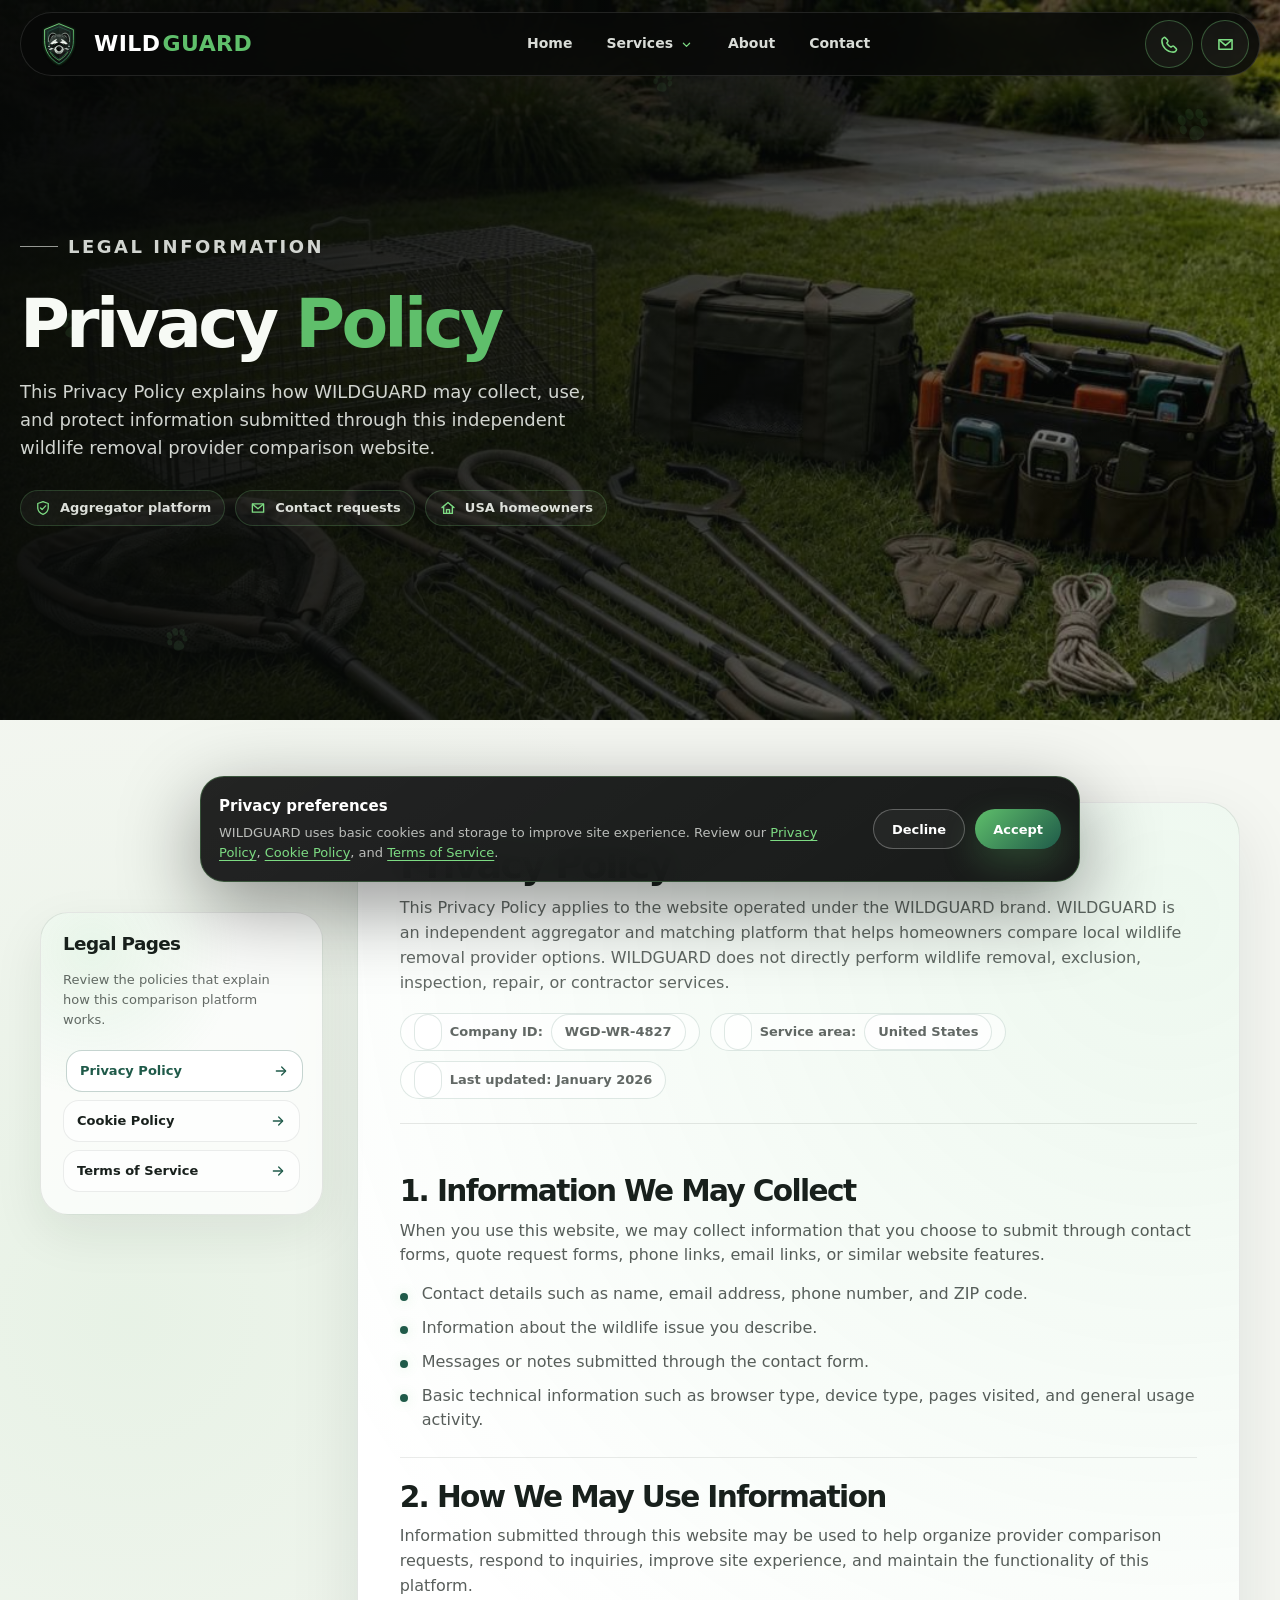
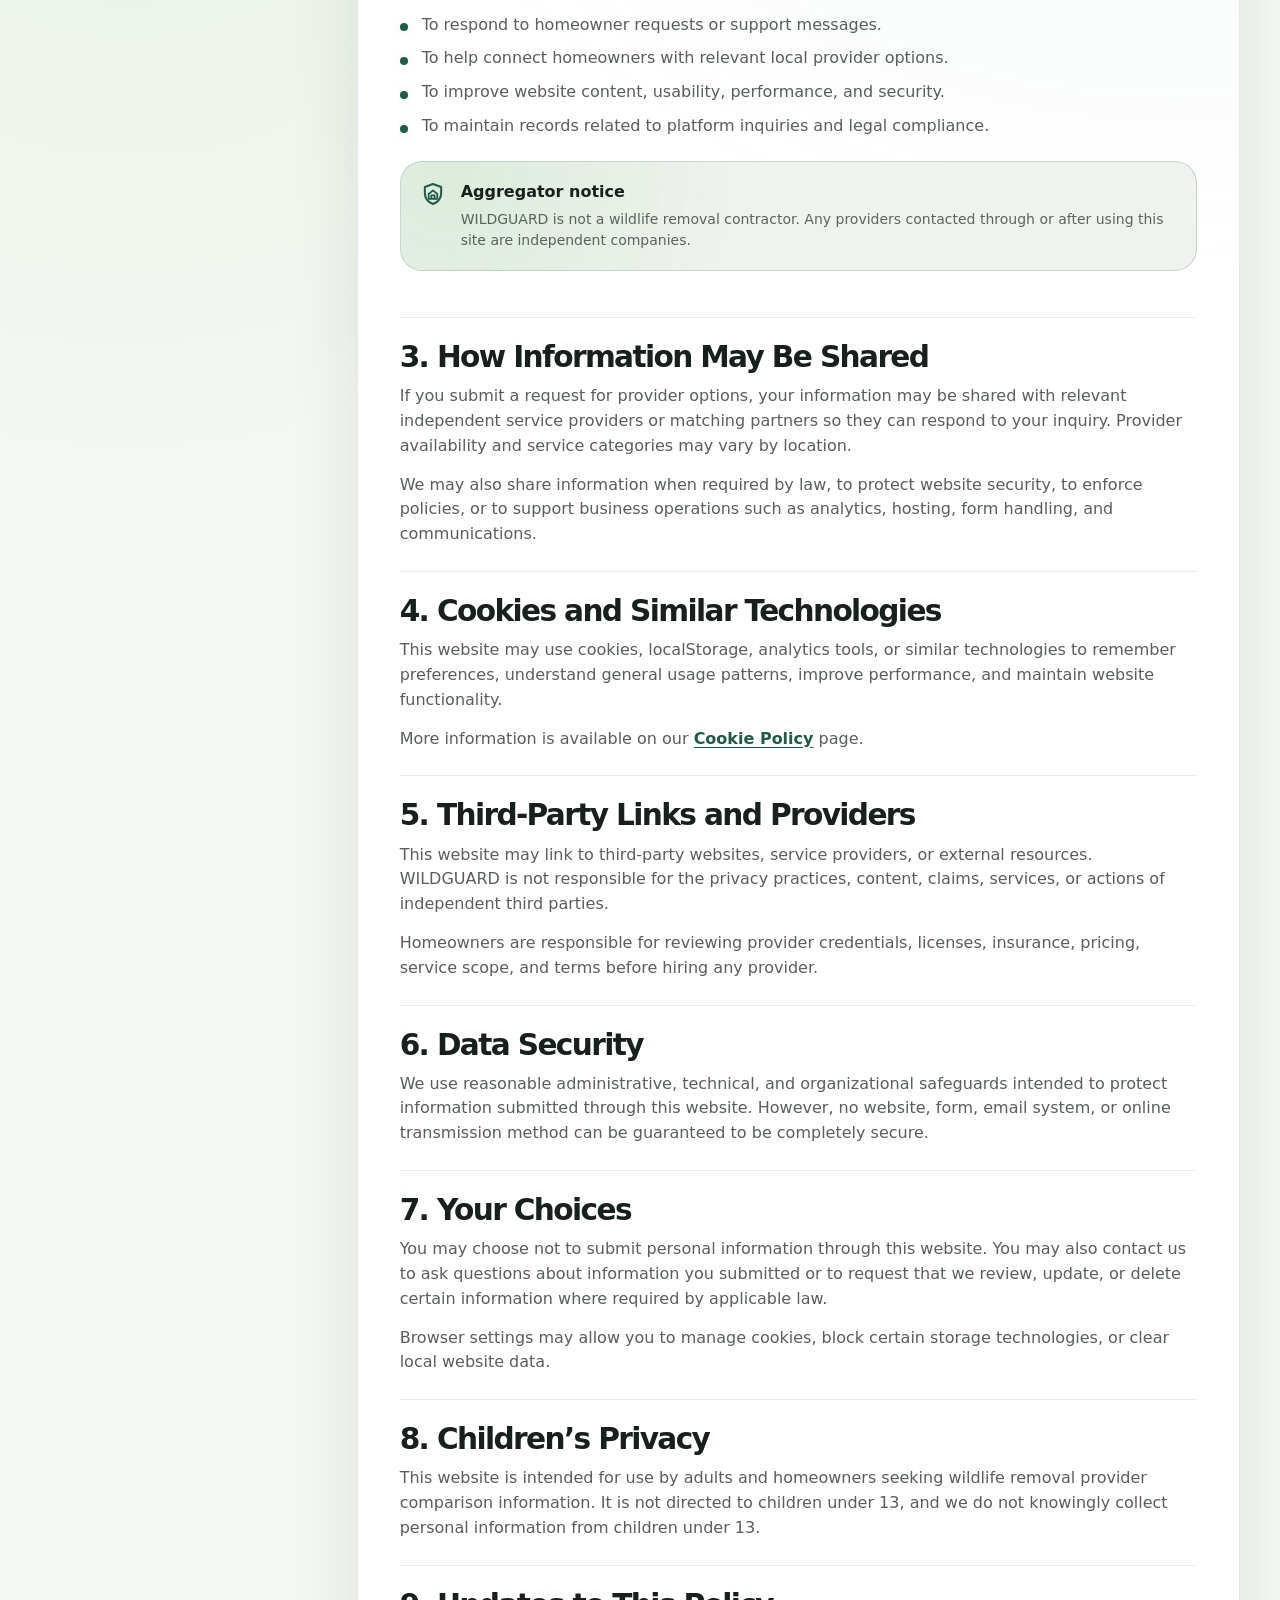
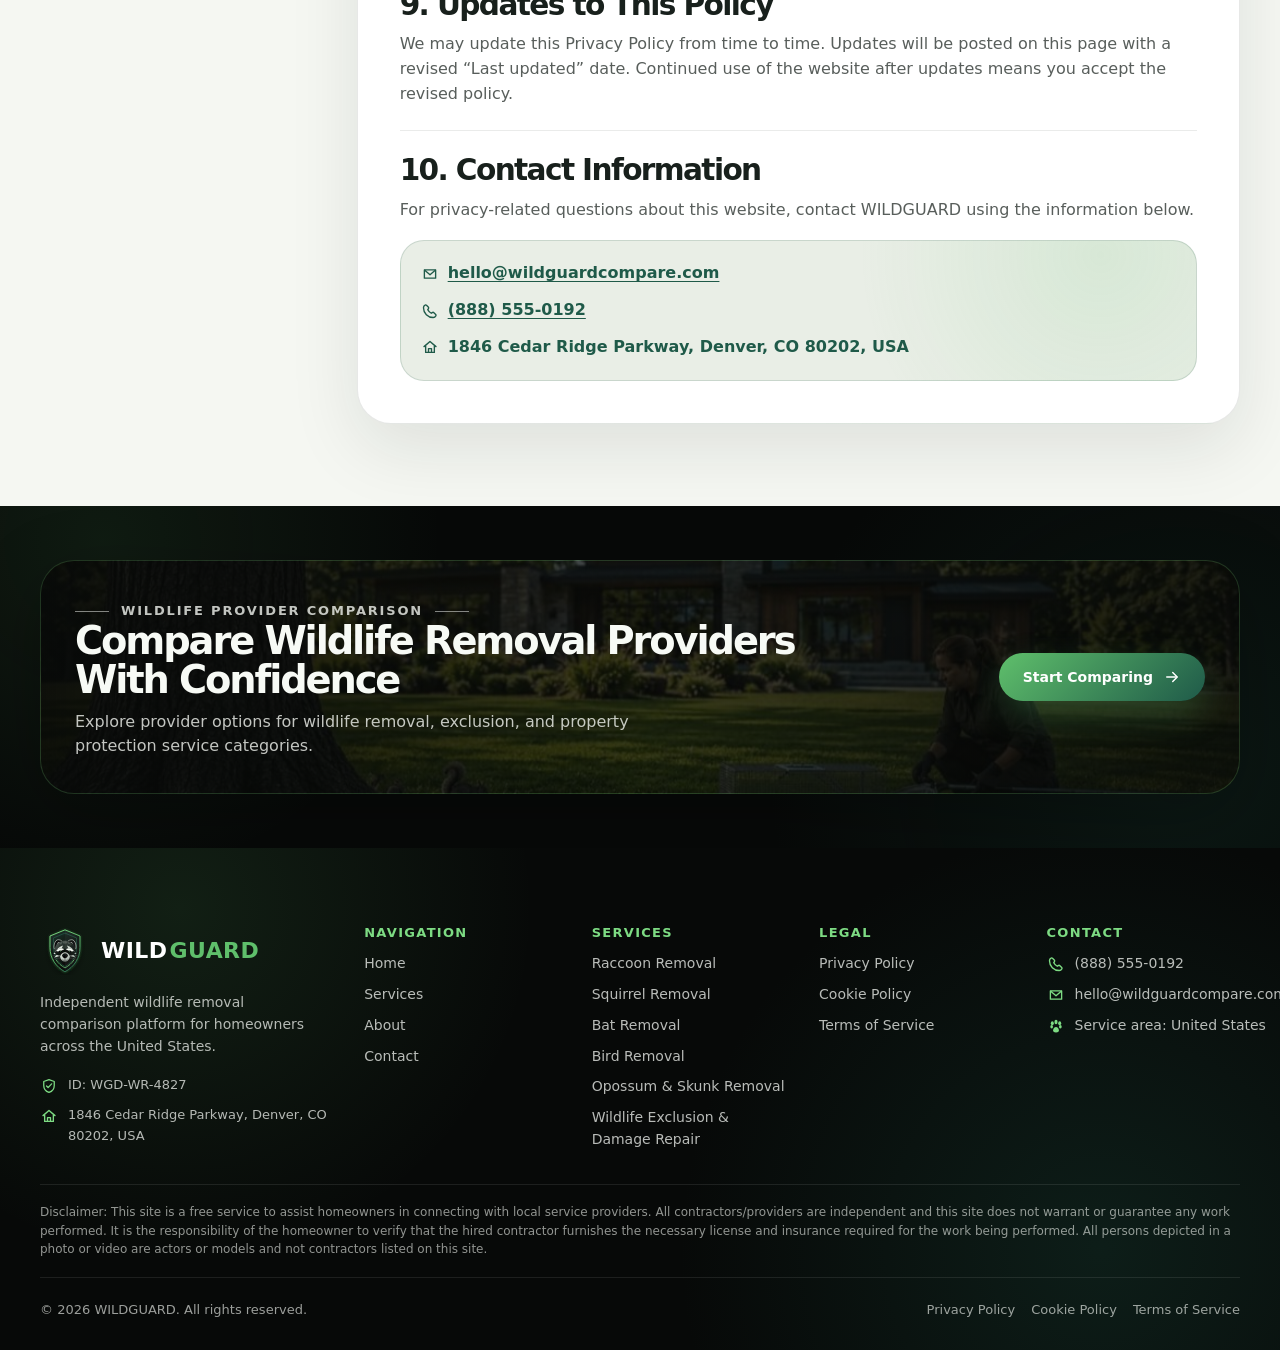
<file: privacy-policy.html>
<!DOCTYPE html>
<html lang="en">

<head>
    <meta charset="UTF-8" />
    <meta name="viewport" content="width=device-width, initial-scale=1.0" />

    <title>Privacy Policy | WILDGUARD</title>
    <meta name="description"
        content="Read the WILDGUARD Privacy Policy to understand how this independent wildlife removal provider comparison platform handles information." />

        <link rel="icon" type="image/svg+xml" href="assets/icons/favicon.svg" />
    <link rel="stylesheet" href="css/style.css" />

    <script src="js/config.js" defer></script>
    <script src="js/main.js" defer></script>
    <script src="js/legal.js" defer></script>
</head>

<body class="page page-legal page-privacy">
    <div data-site-header></div>

    <main id="main">
        <section class="hero legal-hero" aria-labelledby="privacy-title" data-paw-field>
            <div class="container-wide">
                <div class="hero__content">
                    <p class="hero__kicker">Legal information</p>

                    <h1 id="privacy-title">
                        Privacy
                        <span class="text-green">Policy</span>
                    </h1>

                    <p>
                        This Privacy Policy explains how <span data-company-name>WILDGUARD</span>
                        may collect, use, and protect information submitted through this independent
                        wildlife removal provider comparison website.
                    </p>

                    <div class="hero__chips" aria-label="Privacy policy quick details">
                        <span class="hero-chip">
                            <span class="svg-icon" data-icon="shield"></span>
                            Aggregator platform
                        </span>

                        <span class="hero-chip">
                            <span class="svg-icon" data-icon="mail"></span>
                            Contact requests
                        </span>

                        <span class="hero-chip">
                            <span class="svg-icon" data-icon="home"></span>
                            USA homeowners
                        </span>
                    </div>
                </div>
            </div>
        </section>

        <section class="legal-content section section--light" aria-labelledby="privacy-content-title">
            <div class="container">
                <div class="legal-layout">
                    <aside class="legal-sidebar" aria-label="Legal page navigation">
                        <h2>Legal Pages</h2>
                        <p>
                            Review the policies that explain how this comparison platform works.
                        </p>

                        <nav class="legal-sidebar__links" aria-label="Legal links">
                            <a class="is-active" href="privacy-policy.html">
                                Privacy Policy
                                <span class="svg-icon" data-icon="arrow"></span>
                            </a>

                            <a href="cookie-policy.html">
                                Cookie Policy
                                <span class="svg-icon" data-icon="arrow"></span>
                            </a>

                            <a href="terms-of-service.html">
                                Terms of Service
                                <span class="svg-icon" data-icon="arrow"></span>
                            </a>
                        </nav>
                    </aside>

                    <article class="legal-card">
                        <div class="legal-card__intro">
                            <h2 id="privacy-content-title">Privacy Policy</h2>

                            <p>
                                This Privacy Policy applies to the website operated under the
                                <span data-company-name>WILDGUARD</span> brand. WILDGUARD is an
                                independent aggregator and matching platform that helps homeowners
                                compare local wildlife removal provider options. WILDGUARD does not
                                directly perform wildlife removal, exclusion, inspection, repair, or
                                contractor services.
                            </p>

                            <div class="legal-meta" aria-label="Policy details">
                                <span>
                                    <span class="svg-icon" data-icon="shield"></span>
                                    Company ID: <span data-company-id>WGD-WR-4827</span>
                                </span>

                                <span>
                                    <span class="svg-icon" data-icon="home"></span>
                                    Service area: <span data-service-area>United States</span>
                                </span>

                                <span>
                                    <span class="svg-icon" data-icon="calendar"></span>
                                    Last updated: January 2026
                                </span>
                            </div>
                        </div>

                        <section class="legal-section" id="information-we-collect">
                            <h2>1. Information We May Collect</h2>

                            <p>
                                When you use this website, we may collect information that you choose
                                to submit through contact forms, quote request forms, phone links,
                                email links, or similar website features.
                            </p>

                            <ul>
                                <li>Contact details such as name, email address, phone number, and ZIP code.</li>
                                <li>Information about the wildlife issue you describe.</li>
                                <li>Messages or notes submitted through the contact form.</li>
                                <li>Basic technical information such as browser type, device type, pages visited, and
                                    general usage activity.</li>
                            </ul>
                        </section>

                        <section class="legal-section" id="how-we-use-information">
                            <h2>2. How We May Use Information</h2>

                            <p>
                                Information submitted through this website may be used to help organize
                                provider comparison requests, respond to inquiries, improve site experience,
                                and maintain the functionality of this platform.
                            </p>

                            <ul>
                                <li>To respond to homeowner requests or support messages.</li>
                                <li>To help connect homeowners with relevant local provider options.</li>
                                <li>To improve website content, usability, performance, and security.</li>
                                <li>To maintain records related to platform inquiries and legal compliance.</li>
                            </ul>

                            <div class="legal-note">
                                <span class="svg-icon" data-icon="shield-home"></span>
                                <div>
                                    <strong>Aggregator notice</strong>
                                    <p>
                                        WILDGUARD is not a wildlife removal contractor. Any providers
                                        contacted through or after using this site are independent companies.
                                    </p>
                                </div>
                            </div>
                        </section>

                        <section class="legal-section" id="sharing-information">
                            <h2>3. How Information May Be Shared</h2>

                            <p>
                                If you submit a request for provider options, your information may be
                                shared with relevant independent service providers or matching partners
                                so they can respond to your inquiry. Provider availability and service
                                categories may vary by location.
                            </p>

                            <p>
                                We may also share information when required by law, to protect website
                                security, to enforce policies, or to support business operations such
                                as analytics, hosting, form handling, and communications.
                            </p>
                        </section>

                        <section class="legal-section" id="cookies-and-tracking">
                            <h2>4. Cookies and Similar Technologies</h2>

                            <p>
                                This website may use cookies, localStorage, analytics tools, or similar
                                technologies to remember preferences, understand general usage patterns,
                                improve performance, and maintain website functionality.
                            </p>

                            <p>
                                More information is available on our
                                <a href="cookie-policy.html">Cookie Policy</a> page.
                            </p>
                        </section>

                        <section class="legal-section" id="third-party-links">
                            <h2>5. Third-Party Links and Providers</h2>

                            <p>
                                This website may link to third-party websites, service providers, or
                                external resources. WILDGUARD is not responsible for the privacy practices,
                                content, claims, services, or actions of independent third parties.
                            </p>

                            <p>
                                Homeowners are responsible for reviewing provider credentials, licenses,
                                insurance, pricing, service scope, and terms before hiring any provider.
                            </p>
                        </section>

                        <section class="legal-section" id="data-security">
                            <h2>6. Data Security</h2>

                            <p>
                                We use reasonable administrative, technical, and organizational safeguards
                                intended to protect information submitted through this website. However,
                                no website, form, email system, or online transmission method can be
                                guaranteed to be completely secure.
                            </p>
                        </section>

                        <section class="legal-section" id="your-choices">
                            <h2>7. Your Choices</h2>

                            <p>
                                You may choose not to submit personal information through this website.
                                You may also contact us to ask questions about information you submitted
                                or to request that we review, update, or delete certain information where
                                required by applicable law.
                            </p>

                            <p>
                                Browser settings may allow you to manage cookies, block certain storage
                                technologies, or clear local website data.
                            </p>
                        </section>

                        <section class="legal-section" id="children">
                            <h2>8. Children’s Privacy</h2>

                            <p>
                                This website is intended for use by adults and homeowners seeking
                                wildlife removal provider comparison information. It is not directed to
                                children under 13, and we do not knowingly collect personal information
                                from children under 13.
                            </p>
                        </section>

                        <section class="legal-section" id="updates">
                            <h2>9. Updates to This Policy</h2>

                            <p>
                                We may update this Privacy Policy from time to time. Updates will be
                                posted on this page with a revised “Last updated” date. Continued use
                                of the website after updates means you accept the revised policy.
                            </p>
                        </section>

                        <section class="legal-section" id="contact">
                            <h2>10. Contact Information</h2>

                            <p>
                                For privacy-related questions about this website, contact
                                <span data-company-name>WILDGUARD</span> using the information below.
                            </p>

                            <div class="legal-contact-box">
                                <a href="mailto:hello@wildguardcompare.com" data-email-link>
                                    <span class="svg-icon" data-icon="mail"></span>
                                    <span data-email>hello@wildguardcompare.com</span>
                                </a>

                                <a href="tel:+18885550192" data-phone-link>
                                    <span class="svg-icon" data-icon="phone"></span>
                                    <span data-phone-display>(888) 555-0192</span>
                                </a>

                                <span>
                                    <span class="svg-icon" data-icon="home"></span>
                                    <span data-address>1846 Cedar Ridge Parkway, Denver, CO 80202, USA</span>
                                </span>
                            </div>
                        </section>
                    </article>
                </div>
            </div>
        </section>

        <section class="section section--dark section--compact legal-final-section">
            <div class="container">
                <div class="final-cta legal-final-cta">
                    <div class="final-cta__inner">
                        <div>
                            <p class="section-kicker">Wildlife provider comparison</p>
                            <h2>Compare Wildlife Removal Providers With Confidence</h2>
                            <p>
                                Explore provider options for wildlife removal, exclusion, and property
                                protection service categories.
                            </p>
                        </div>

                        <a class="button button--primary" href="contact.html#contact-form">
                            <span>Start Comparing</span>
                            <span class="svg-icon" data-icon="arrow"></span>
                        </a>
                    </div>
                </div>
            </div>
        </section>
    </main>

    <div data-site-footer></div>
</body>

</html>
</file>
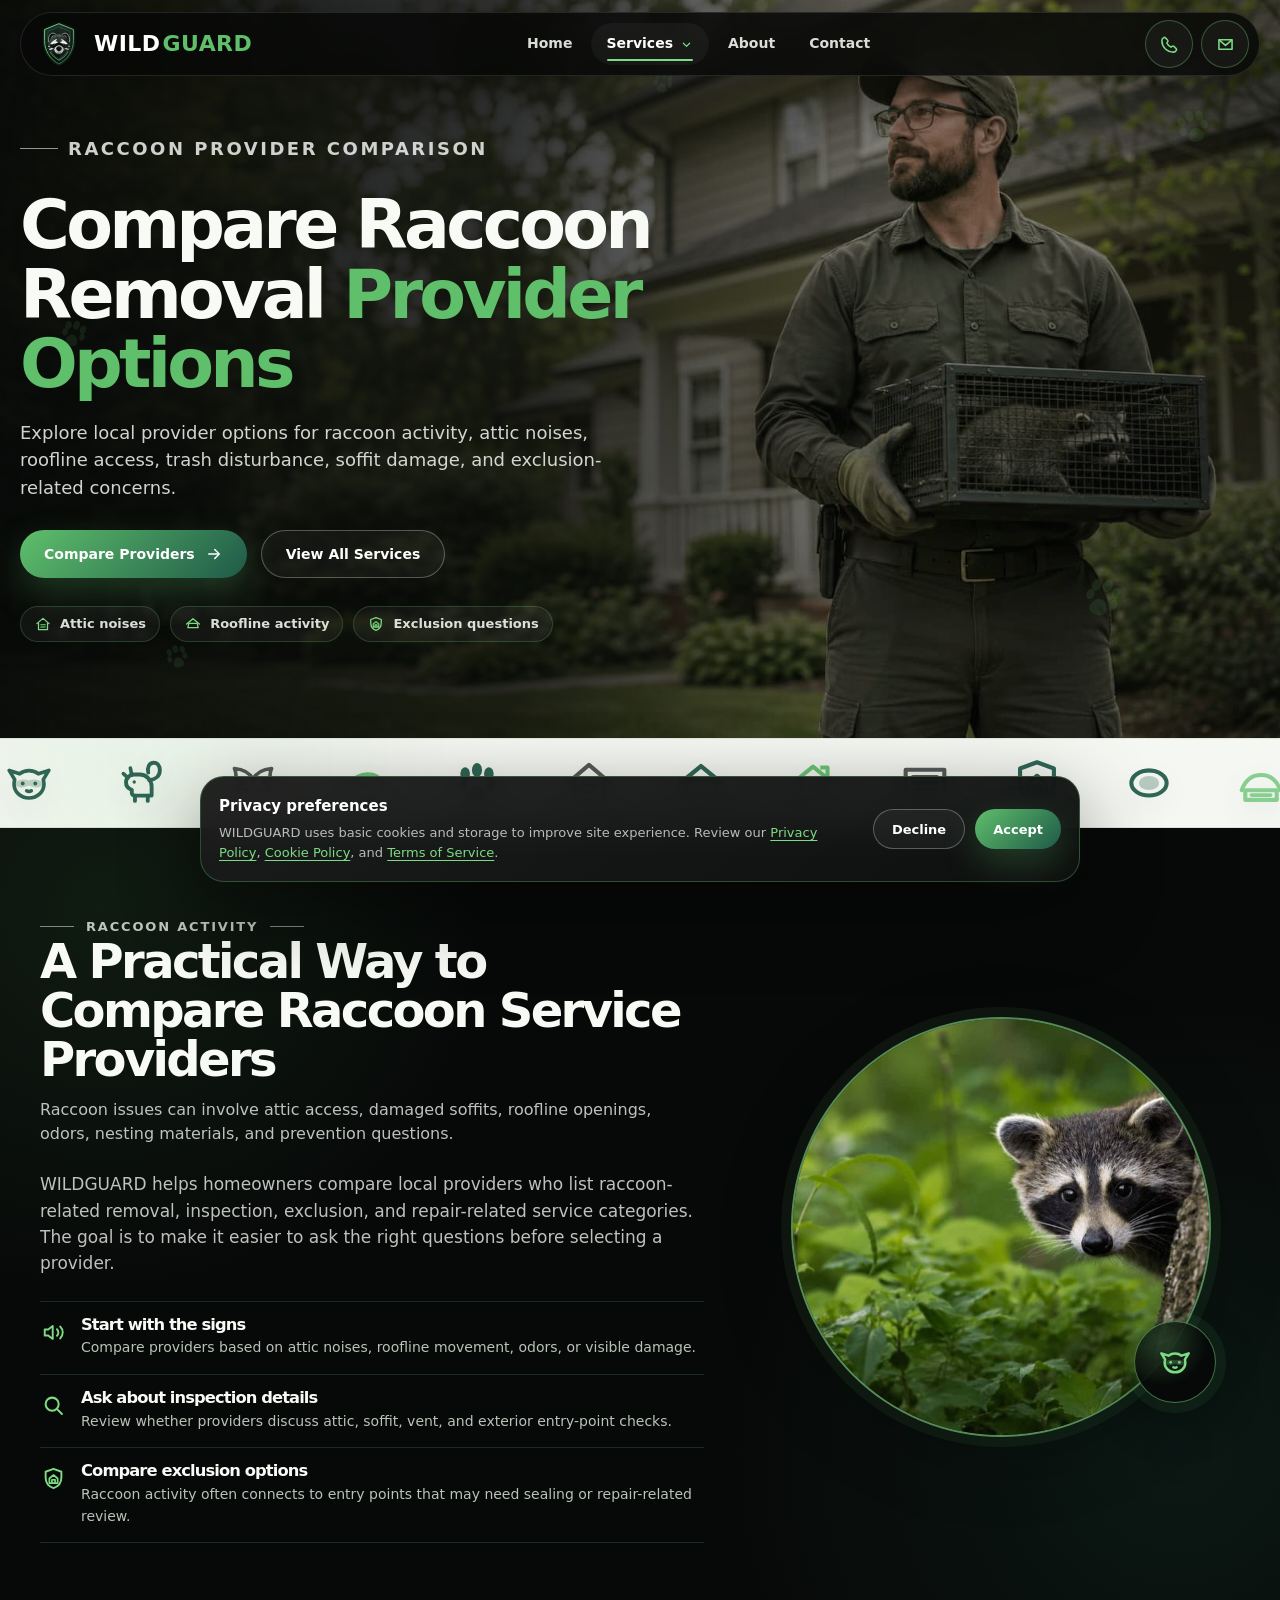
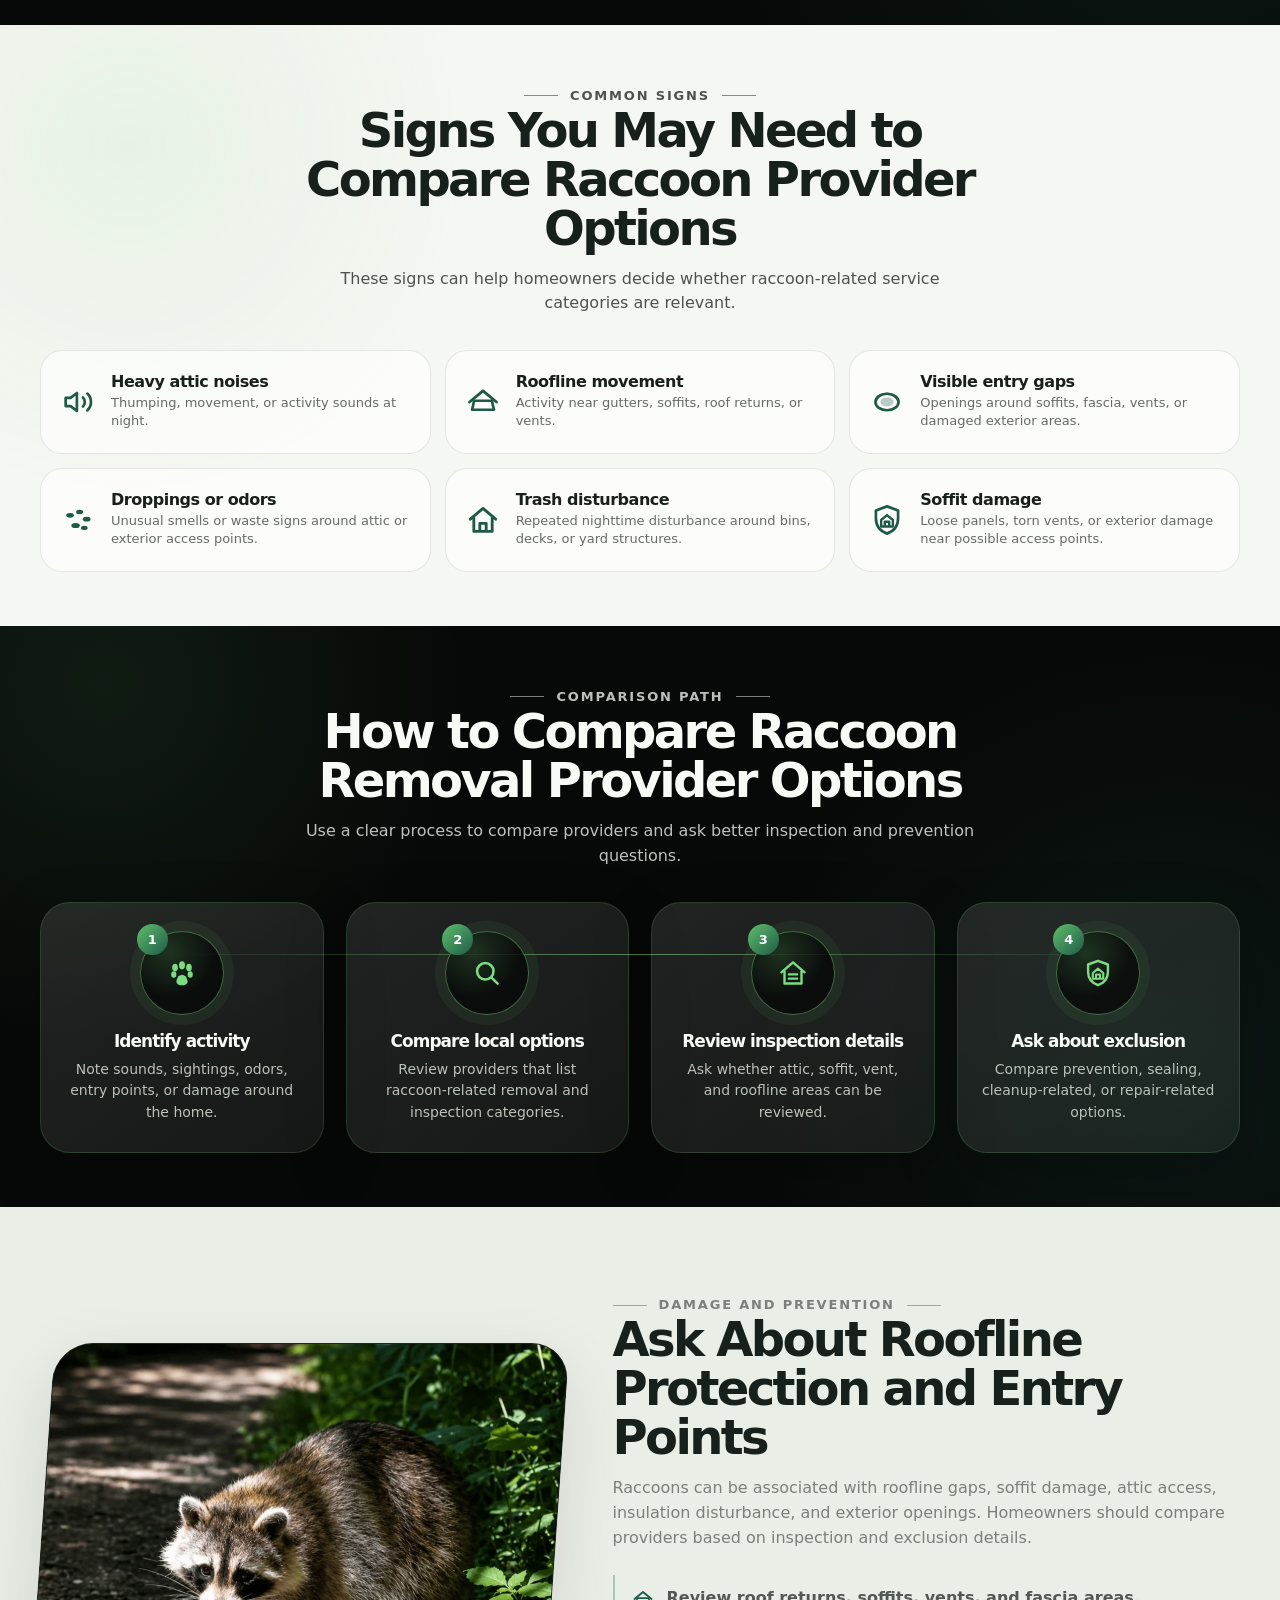
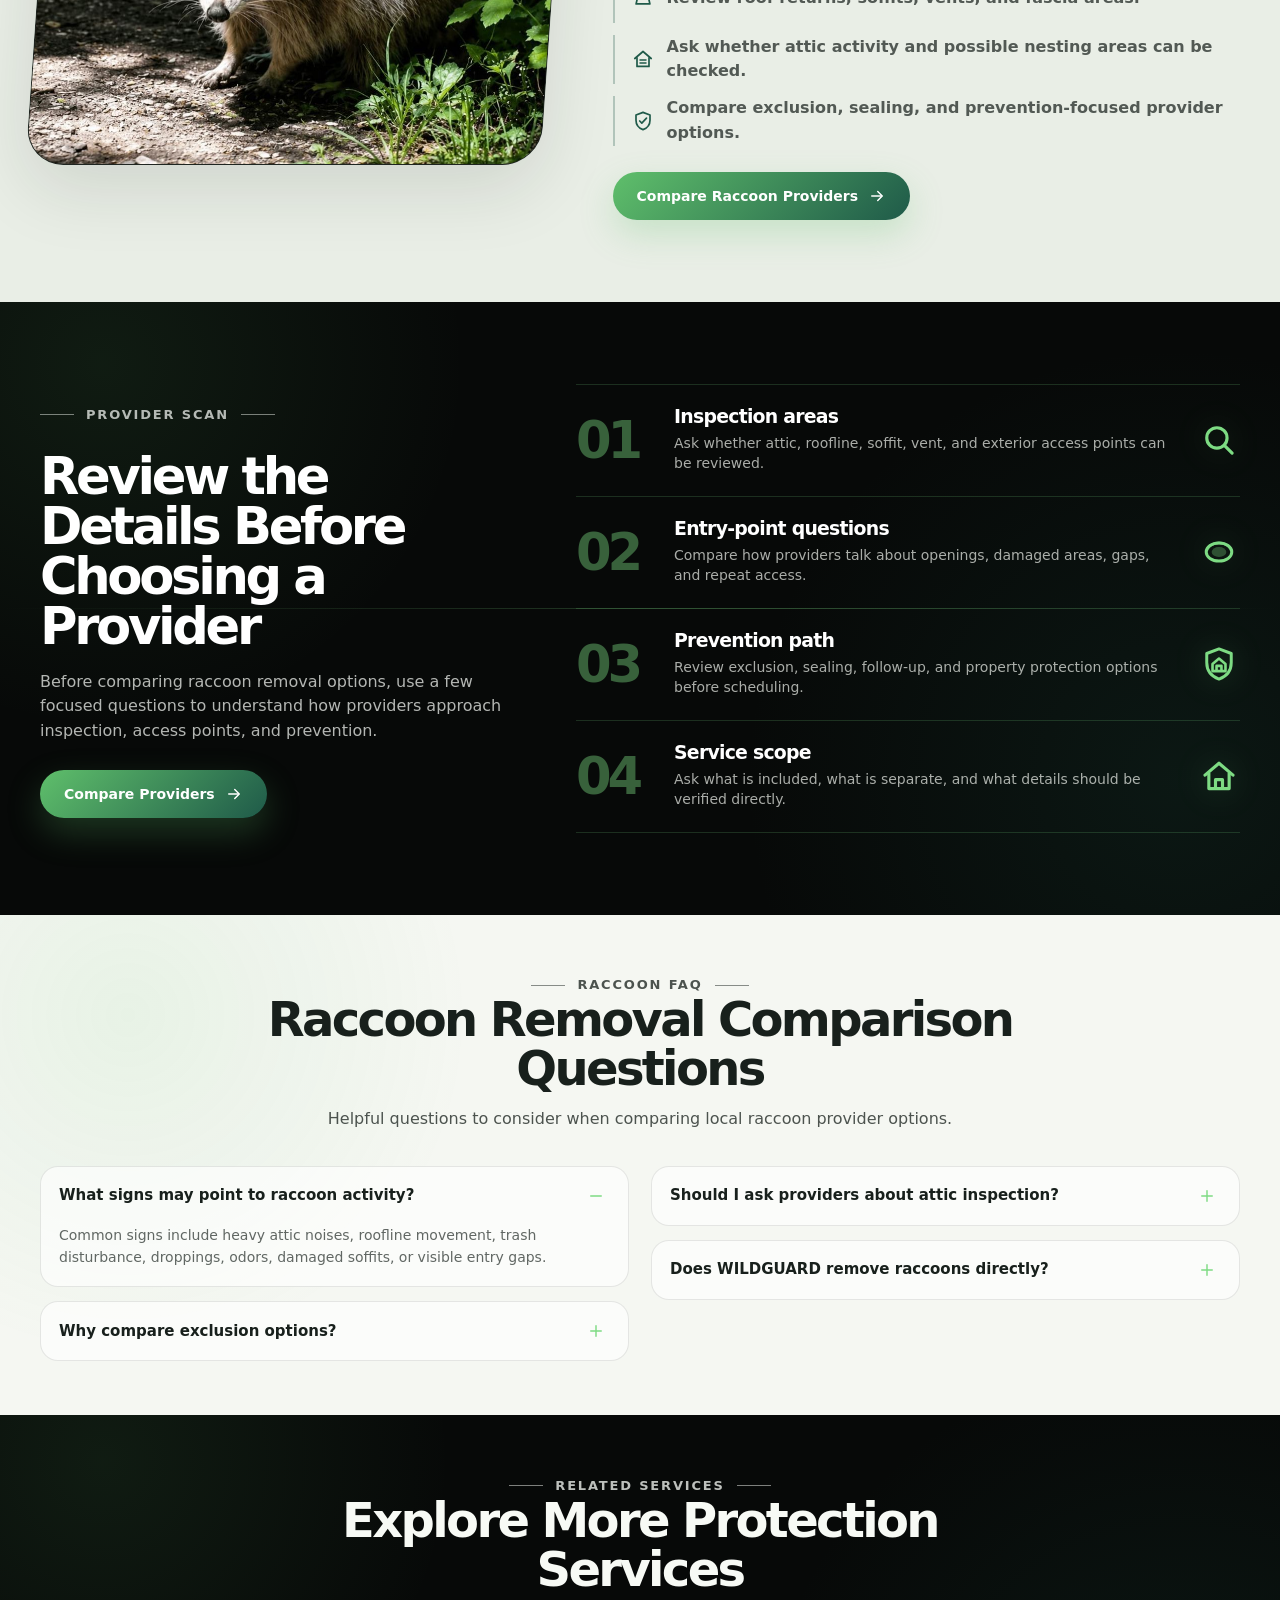
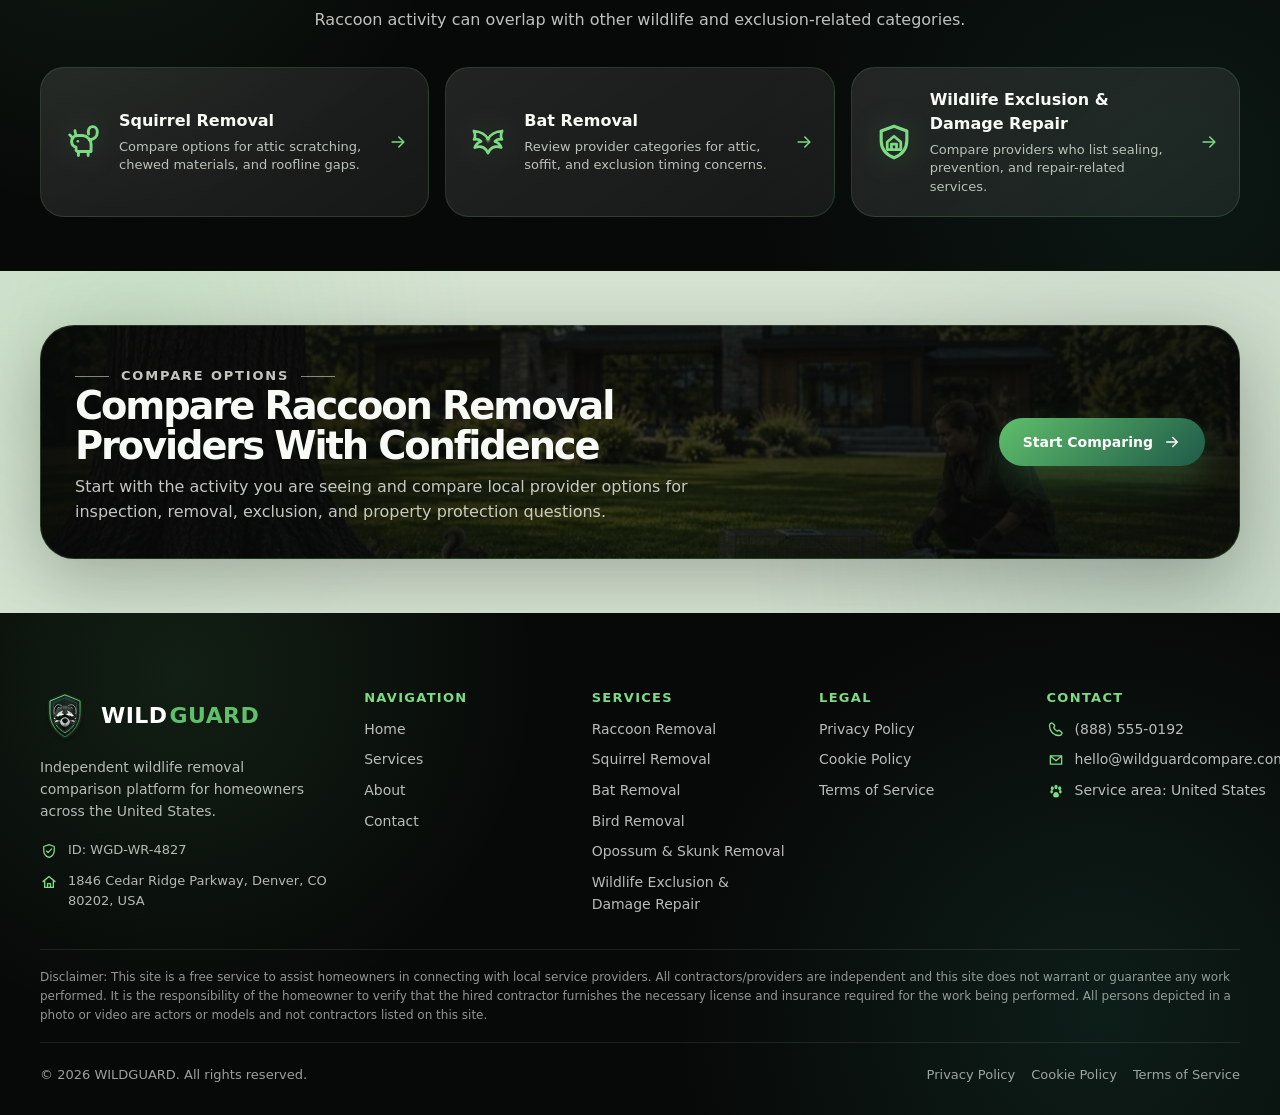
<file: raccoon-removal.html>
<!DOCTYPE html>
<html lang="en">

<head>
    <meta charset="UTF-8" />
    <meta name="viewport" content="width=device-width, initial-scale=1.0" />

    <title>Raccoon Removal Provider Comparison | WILDGUARD</title>
    <meta name="description"
        content="Compare local raccoon removal providers for attic activity, roofline concerns, soffit damage, trash disturbance, and exclusion-related service options." />

        <link rel="icon" type="image/svg+xml" href="assets/icons/favicon.svg" />
    <link rel="stylesheet" href="css/style.css" />

    <script src="js/config.js" defer></script>
    <script src="js/main.js" defer></script>
    <script src="js/service-page.js" defer></script>
</head>

<body class="page page-service page-raccoon" data-service-page="raccoon">
    <div data-site-header></div>

    <main id="main">
        <section class="hero service-hero" aria-labelledby="service-hero-title" data-paw-field>
            <div class="container-wide">
                <div class="hero__content">
                    <p class="hero__kicker">Raccoon provider comparison</p>

                    <h1 id="service-hero-title">
                        Compare Raccoon Removal
                        <span class="text-green">Provider Options</span>
                    </h1>

                    <p>
                        Explore local provider options for raccoon activity, attic noises,
                        roofline access, trash disturbance, soffit damage, and exclusion-related concerns.
                    </p>

                    <div class="hero__actions" aria-label="Raccoon service actions">
                        <a class="button button--primary" href="contact.html#contact-form">
                            <span>Compare Providers</span>
                            <span class="svg-icon" data-icon="arrow"></span>
                        </a>

                        <a class="button button--secondary" href="services.html">
                            <span>View All Services</span>
                        </a>
                    </div>

                    <div class="hero__chips" aria-label="Raccoon service topics">
                        <span class="hero-chip">
                            <span class="svg-icon" data-icon="attic"></span>
                            Attic noises
                        </span>

                        <span class="hero-chip">
                            <span class="svg-icon" data-icon="roof"></span>
                            Roofline activity
                        </span>

                        <span class="hero-chip">
                            <span class="svg-icon" data-icon="shield-home"></span>
                            Exclusion questions
                        </span>
                    </div>
                </div>
            </div>
        </section>

    <section class="service-icon-marquee section section--light" aria-label="Wildlife and home protection icons">
        <div class="service-icon-marquee__track">
            <div class="service-icon-marquee__group">
                <span class="svg-icon" data-icon="raccoon"></span>
                <span class="svg-icon" data-icon="squirrel"></span>
                <span class="svg-icon" data-icon="bat"></span>
                <span class="svg-icon" data-icon="bird"></span>
                <span class="svg-icon" data-icon="paw"></span>
                <span class="svg-icon" data-icon="attic"></span>
                <span class="svg-icon" data-icon="roof"></span>
                <span class="svg-icon" data-icon="chimney"></span>
                <span class="svg-icon" data-icon="vent"></span>
                <span class="svg-icon" data-icon="shield-home"></span>
                <span class="svg-icon" data-icon="hole"></span>
                <span class="svg-icon" data-icon="crawl"></span>
            </div>
    
            <div class="service-icon-marquee__group" aria-hidden="true">
                <span class="svg-icon" data-icon="raccoon"></span>
                <span class="svg-icon" data-icon="squirrel"></span>
                <span class="svg-icon" data-icon="bat"></span>
                <span class="svg-icon" data-icon="bird"></span>
                <span class="svg-icon" data-icon="paw"></span>
                <span class="svg-icon" data-icon="attic"></span>
                <span class="svg-icon" data-icon="roof"></span>
                <span class="svg-icon" data-icon="chimney"></span>
                <span class="svg-icon" data-icon="vent"></span>
                <span class="svg-icon" data-icon="shield-home"></span>
                <span class="svg-icon" data-icon="hole"></span>
                <span class="svg-icon" data-icon="crawl"></span>
            </div>
        </div>
    </section>

        <section class="service-intro section section--dark" aria-labelledby="intro-title">
            <div class="container">
                <div class="service-intro__grid">
                    <div class="service-intro__content">
                        <div class="section-heading">
                            <p class="section-kicker">Raccoon activity</p>
                            <h2 id="intro-title">A Practical Way to Compare Raccoon Service Providers</h2>
                            <p>
                                Raccoon issues can involve attic access, damaged soffits, roofline openings,
                                odors, nesting materials, and prevention questions.
                            </p>
                        </div>

                        <p class="service-intro__text">
                            WILDGUARD helps homeowners compare local providers who list raccoon-related
                            removal, inspection, exclusion, and repair-related service categories.
                            The goal is to make it easier to ask the right questions before selecting a provider.
                        </p>

                        <div class="service-keypoints">
                            <article class="service-keypoint">
                                <span class="svg-icon" data-icon="volume"></span>
                                <div>
                                    <h3>Start with the signs</h3>
                                    <p>Compare providers based on attic noises, roofline movement, odors, or visible
                                        damage.</p>
                                </div>
                            </article>

                            <article class="service-keypoint">
                                <span class="svg-icon" data-icon="search"></span>
                                <div>
                                    <h3>Ask about inspection details</h3>
                                    <p>Review whether providers discuss attic, soffit, vent, and exterior entry-point
                                        checks.</p>
                                </div>
                            </article>

                            <article class="service-keypoint">
                                <span class="svg-icon" data-icon="shield-home"></span>
                                <div>
                                    <h3>Compare exclusion options</h3>
                                    <p>Raccoon activity often connects to entry points that may need sealing or
                                        repair-related review.</p>
                                </div>
                            </article>
                        </div>
                    </div>

                    <div class="service-intro__visual">
                        <div class="circle-photo service-intro__photo">
                            <img src="assets/images/raccoon-service.jpg" alt="Raccoon near a residential roofline" />
                        </div>

                        <div class="service-intro__badge" aria-label="Raccoon service category">
                            <span class="svg-icon" data-icon="raccoon"></span>
                        </div>
                    </div>
                </div>
            </div>
        </section>

        <section class="service-signs section section--light section--compact" aria-labelledby="signs-title">
            <div class="container">
                <div class="section-heading section-heading--center">
                    <p class="section-kicker">Common signs</p>
                    <h2 id="signs-title">Signs You May Need to Compare Raccoon Provider Options</h2>
                    <p>
                        These signs can help homeowners decide whether raccoon-related service categories are relevant.
                    </p>
                </div>

                <div class="service-signs__grid">
                    <article class="service-sign">
                        <span class="svg-icon" data-icon="volume"></span>
                        <div>
                            <h3>Heavy attic noises</h3>
                            <p>Thumping, movement, or activity sounds at night.</p>
                        </div>
                    </article>

                    <article class="service-sign">
                        <span class="svg-icon" data-icon="roof"></span>
                        <div>
                            <h3>Roofline movement</h3>
                            <p>Activity near gutters, soffits, roof returns, or vents.</p>
                        </div>
                    </article>

                    <article class="service-sign">
                        <span class="svg-icon" data-icon="hole"></span>
                        <div>
                            <h3>Visible entry gaps</h3>
                            <p>Openings around soffits, fascia, vents, or damaged exterior areas.</p>
                        </div>
                    </article>

                    <article class="service-sign">
                        <span class="svg-icon" data-icon="droppings"></span>
                        <div>
                            <h3>Droppings or odors</h3>
                            <p>Unusual smells or waste signs around attic or exterior access points.</p>
                        </div>
                    </article>

                    <article class="service-sign">
                        <span class="svg-icon" data-icon="home"></span>
                        <div>
                            <h3>Trash disturbance</h3>
                            <p>Repeated nighttime disturbance around bins, decks, or yard structures.</p>
                        </div>
                    </article>

                    <article class="service-sign">
                        <span class="svg-icon" data-icon="shield-home"></span>
                        <div>
                            <h3>Soffit damage</h3>
                            <p>Loose panels, torn vents, or exterior damage near possible access points.</p>
                        </div>
                    </article>
                </div>
            </div>
        </section>

        <section class="service-process section section--dark section--compact" aria-labelledby="process-title">
            <div class="container">
                <div class="section-heading section-heading--center">
                    <p class="section-kicker">Comparison path</p>
                    <h2 id="process-title">How to Compare Raccoon Removal Provider Options</h2>
                    <p>
                        Use a clear process to compare providers and ask better inspection and prevention questions.
                    </p>
                </div>

                <div class="service-process__timeline">
                    <article class="service-step">
                        <span class="service-step__icon">
                            <span class="service-step__number">1</span>
                            <span class="svg-icon" data-icon="paw"></span>
                        </span>

                        <div>
                            <h3>Identify activity</h3>
                            <p>Note sounds, sightings, odors, entry points, or damage around the home.</p>
                        </div>
                    </article>

                    <article class="service-step">
                        <span class="service-step__icon">
                            <span class="service-step__number">2</span>
                            <span class="svg-icon" data-icon="search"></span>
                        </span>

                        <div>
                            <h3>Compare local options</h3>
                            <p>Review providers that list raccoon-related removal and inspection categories.</p>
                        </div>
                    </article>

                    <article class="service-step">
                        <span class="service-step__icon">
                            <span class="service-step__number">3</span>
                            <span class="svg-icon" data-icon="attic"></span>
                        </span>

                        <div>
                            <h3>Review inspection details</h3>
                            <p>Ask whether attic, soffit, vent, and roofline areas can be reviewed.</p>
                        </div>
                    </article>

                    <article class="service-step">
                        <span class="service-step__icon">
                            <span class="service-step__number">4</span>
                            <span class="svg-icon" data-icon="shield-home"></span>
                        </span>

                        <div>
                            <h3>Ask about exclusion</h3>
                            <p>Compare prevention, sealing, cleanup-related, or repair-related options.</p>
                        </div>
                    </article>
                </div>
            </div>
        </section>

        <section class="service-prevention section section--soft" aria-labelledby="prevention-title">
            <div class="container">
                <div class="service-prevention__grid">
                    <div class="service-prevention__photo">
                        <img src="assets/images/card-2.jpg"
                            alt="Residential roofline and soffit area for wildlife entry review" />
                    </div>

                    <div class="service-prevention__content">
                        <div class="section-heading">
                            <p class="section-kicker">Damage and prevention</p>
                            <h2 id="prevention-title">Ask About Roofline Protection and Entry Points</h2>
                            <p>
                                Raccoons can be associated with roofline gaps, soffit damage,
                                attic access, insulation disturbance, and exterior openings.
                                Homeowners should compare providers based on inspection and exclusion details.
                            </p>
                        </div>

                        <div class="service-prevention__lines">
                            <p>
                                <span class="svg-icon" data-icon="roof"></span>
                                Review roof returns, soffits, vents, and fascia areas.
                            </p>

                            <p>
                                <span class="svg-icon" data-icon="attic"></span>
                                Ask whether attic activity and possible nesting areas can be checked.
                            </p>

                            <p>
                                <span class="svg-icon" data-icon="shield"></span>
                                Compare exclusion, sealing, and prevention-focused provider options.
                            </p>
                        </div>

                        <a class="button button--primary" href="contact.html#contact-form">
                            <span>Compare Raccoon Providers</span>
                            <span class="svg-icon" data-icon="arrow"></span>
                        </a>
                    </div>
                </div>
            </div>
        </section>

        <section class="service-scan section section--dark" aria-labelledby="scan-title">
            <div class="container">
                <div class="service-scan__grid">
                    <div class="service-scan__intro">
                        <p class="section-kicker">Provider scan</p>
                        <h2 id="scan-title">Review the Details Before Choosing a Provider</h2>
                        <p>
                            Before comparing raccoon removal options, use a few focused questions to understand
                            how providers approach inspection, access points, and prevention.
                        </p>
        
                        <a class="button button--primary" href="contact.html#contact-form">
                            <span>Compare Providers</span>
                            <span class="svg-icon" data-icon="arrow"></span>
                        </a>
                    </div>
        
                    <div class="service-scan__lines" aria-label="Provider comparison checkpoints">
                        <article class="service-scan-line">
                            <span class="service-scan-line__number">01</span>
                            <div>
                                <h3>Inspection areas</h3>
                                <p>Ask whether attic, roofline, soffit, vent, and exterior access points can be reviewed.</p>
                            </div>
                            <span class="svg-icon" data-icon="search"></span>
                        </article>
        
                        <article class="service-scan-line">
                            <span class="service-scan-line__number">02</span>
                            <div>
                                <h3>Entry-point questions</h3>
                                <p>Compare how providers talk about openings, damaged areas, gaps, and repeat access.</p>
                            </div>
                            <span class="svg-icon" data-icon="hole"></span>
                        </article>
        
                        <article class="service-scan-line">
                            <span class="service-scan-line__number">03</span>
                            <div>
                                <h3>Prevention path</h3>
                                <p>Review exclusion, sealing, follow-up, and property protection options before scheduling.</p>
                            </div>
                            <span class="svg-icon" data-icon="shield-home"></span>
                        </article>
        
                        <article class="service-scan-line">
                            <span class="service-scan-line__number">04</span>
                            <div>
                                <h3>Service scope</h3>
                                <p>Ask what is included, what is separate, and what details should be verified directly.</p>
                            </div>
                            <span class="svg-icon" data-icon="home"></span>
                        </article>
                    </div>
                </div>
            </div>
        </section>

        <section class="service-faq section section--light section--compact" aria-labelledby="faq-title">
            <div class="container">
                <div class="section-heading section-heading--center">
                    <p class="section-kicker">Raccoon FAQ</p>
                    <h2 id="faq-title">Raccoon Removal Comparison Questions</h2>
                    <p>
                        Helpful questions to consider when comparing local raccoon provider options.
                    </p>
                </div>

                <div class="faq-grid" data-accordion data-accordion-single>
                    <div class="faq-item is-open" data-accordion-item>
                        <button class="faq-item__button" type="button" data-accordion-trigger>
                            <span>What signs may point to raccoon activity?</span>
                            <span class="faq-item__icon">
                                <span class="svg-icon" data-icon="plus"></span>
                                <span class="svg-icon" data-icon="minus"></span>
                            </span>
                        </button>

                        <div class="faq-item__panel" data-accordion-panel>
                            <p>
                                Common signs include heavy attic noises, roofline movement,
                                trash disturbance, droppings, odors, damaged soffits, or visible entry gaps.
                            </p>
                        </div>
                    </div>

                    <div class="faq-item" data-accordion-item>
                        <button class="faq-item__button" type="button" data-accordion-trigger>
                            <span>Should I ask providers about attic inspection?</span>
                            <span class="faq-item__icon">
                                <span class="svg-icon" data-icon="plus"></span>
                                <span class="svg-icon" data-icon="minus"></span>
                            </span>
                        </button>

                        <div class="faq-item__panel" data-accordion-panel hidden>
                            <p>
                                Yes. Ask whether the provider can review attic areas, rooflines,
                                soffits, vents, and possible access points before discussing service options.
                            </p>
                        </div>
                    </div>

                    <div class="faq-item" data-accordion-item>
                        <button class="faq-item__button" type="button" data-accordion-trigger>
                            <span>Why compare exclusion options?</span>
                            <span class="faq-item__icon">
                                <span class="svg-icon" data-icon="plus"></span>
                                <span class="svg-icon" data-icon="minus"></span>
                            </span>
                        </button>

                        <div class="faq-item__panel" data-accordion-panel hidden>
                            <p>
                                Raccoons may use openings around rooflines or soffits. Exclusion questions
                                help homeowners compare how providers address future access concerns.
                            </p>
                        </div>
                    </div>

                    <div class="faq-item" data-accordion-item>
                        <button class="faq-item__button" type="button" data-accordion-trigger>
                            <span>Does WILDGUARD remove raccoons directly?</span>
                            <span class="faq-item__icon">
                                <span class="svg-icon" data-icon="plus"></span>
                                <span class="svg-icon" data-icon="minus"></span>
                            </span>
                        </button>

                        <div class="faq-item__panel" data-accordion-panel hidden>
                            <p>
                                No. WILDGUARD is an independent comparison platform that helps homeowners
                                explore provider options. Providers are independent companies.
                            </p>
                        </div>
                    </div>
                </div>
            </div>
        </section>

        <section class="service-related section section--dark section--compact" aria-labelledby="related-title">
            <div class="container">
                <div class="section-heading section-heading--center">
                    <p class="section-kicker">Related services</p>
                    <h2 id="related-title">Explore More Protection Services</h2>
                    <p>
                        Raccoon activity can overlap with other wildlife and exclusion-related categories.
                    </p>
                </div>

                <div class="service-related__grid">
                    <a class="service-related-card" href="squirrel-removal.html">
                        <span class="svg-icon" data-icon="squirrel"></span>
                        <span>
                            <strong>Squirrel Removal</strong>
                            <small>Compare options for attic scratching, chewed materials, and roofline gaps.</small>
                        </span>
                        <span class="svg-icon" data-icon="arrow"></span>
                    </a>

                    <a class="service-related-card" href="bat-removal.html">
                        <span class="svg-icon" data-icon="bat"></span>
                        <span>
                            <strong>Bat Removal</strong>
                            <small>Review provider categories for attic, soffit, and exclusion timing concerns.</small>
                        </span>
                        <span class="svg-icon" data-icon="arrow"></span>
                    </a>

                    <a class="service-related-card" href="wildlife-exclusion-damage-repair.html">
                        <span class="svg-icon" data-icon="shield-home"></span>
                        <span>
                            <strong>Wildlife Exclusion &amp; Damage Repair</strong>
                            <small>Compare providers who list sealing, prevention, and repair-related services.</small>
                        </span>
                        <span class="svg-icon" data-icon="arrow"></span>
                    </a>
                </div>
            </div>
        </section>

        <section class="section section--dark section--compact service-final-section">
            <div class="container">
                <div class="final-cta service-final-cta">
                    <div class="final-cta__inner">
                        <div>
                            <p class="section-kicker">Compare options</p>
                            <h2>Compare Raccoon Removal Providers With Confidence</h2>
                            <p>
                                Start with the activity you are seeing and compare local provider
                                options for inspection, removal, exclusion, and property protection questions.
                            </p>
                        </div>

                        <a class="button button--primary" href="contact.html#contact-form">
                            <span>Start Comparing</span>
                            <span class="svg-icon" data-icon="arrow"></span>
                        </a>
                    </div>
                </div>
            </div>
        </section>
    </main>

    <div data-site-footer></div>
</body>

</html>
</file>
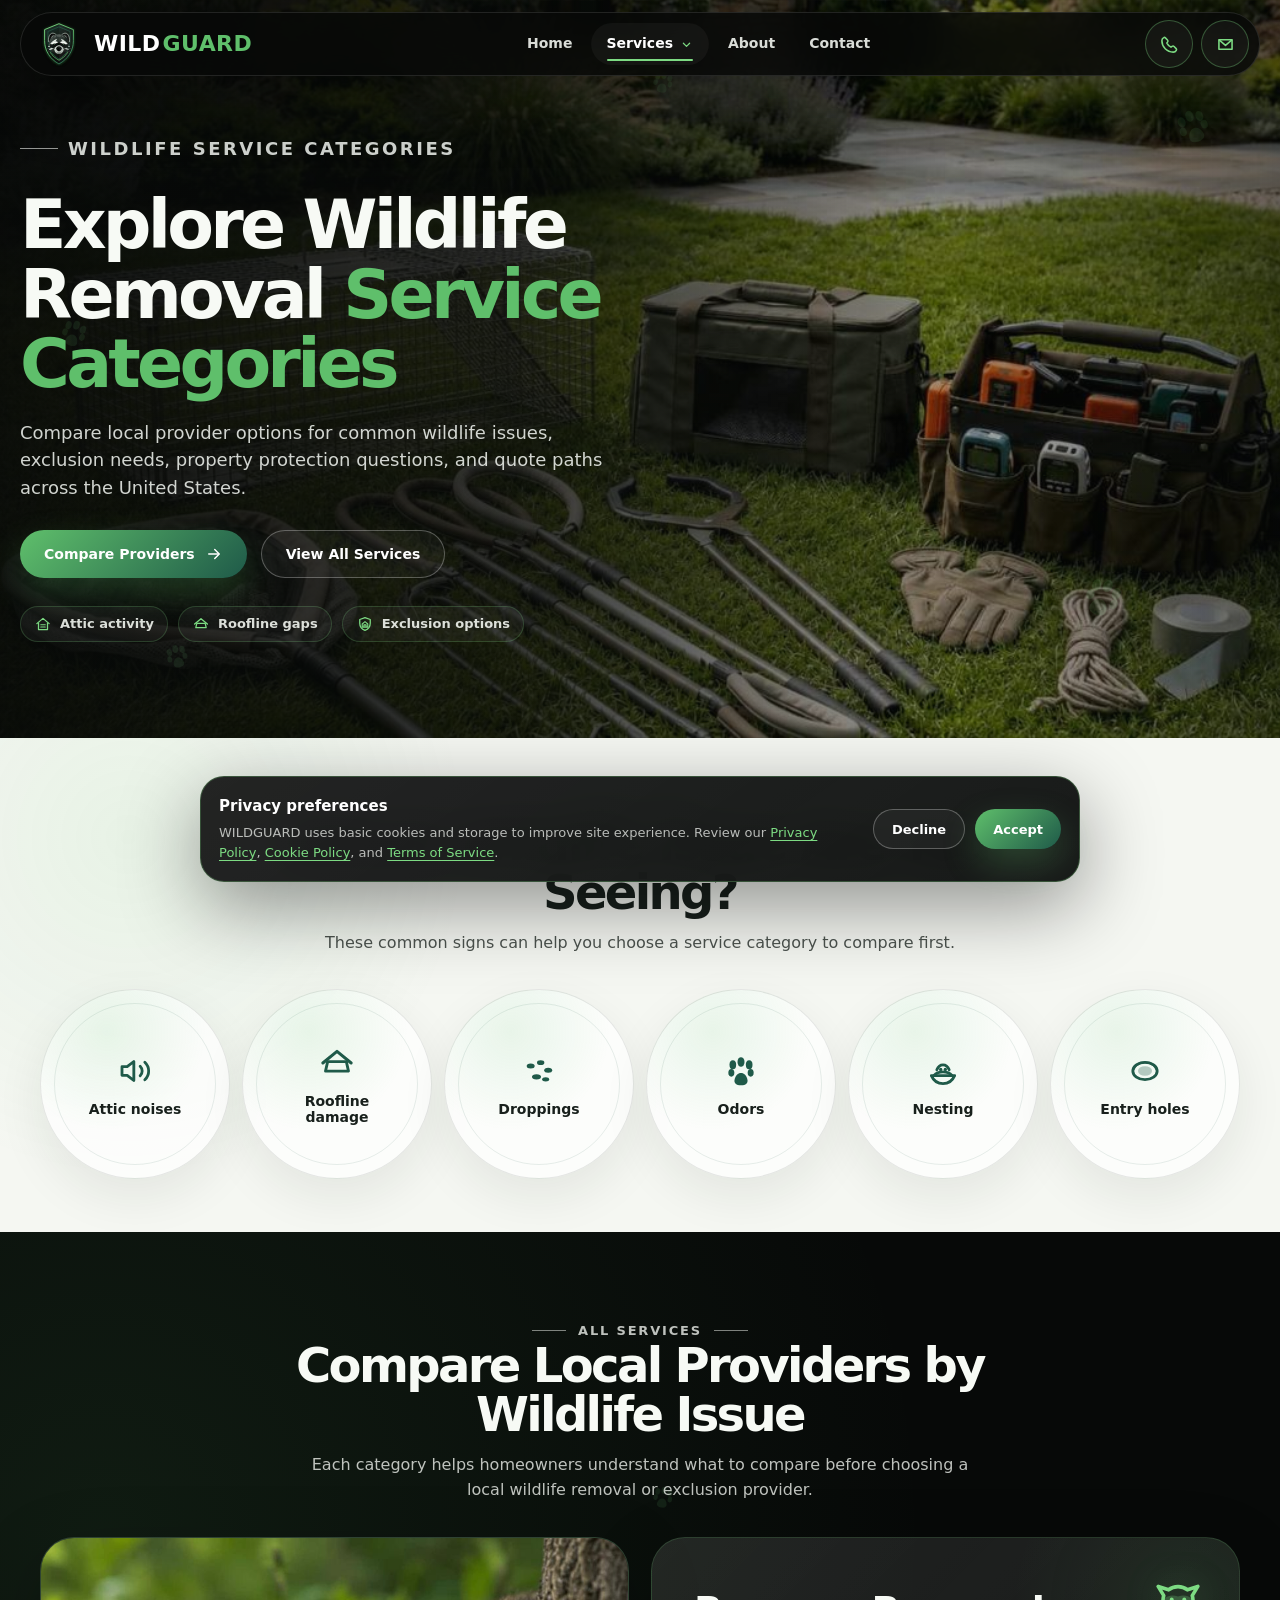
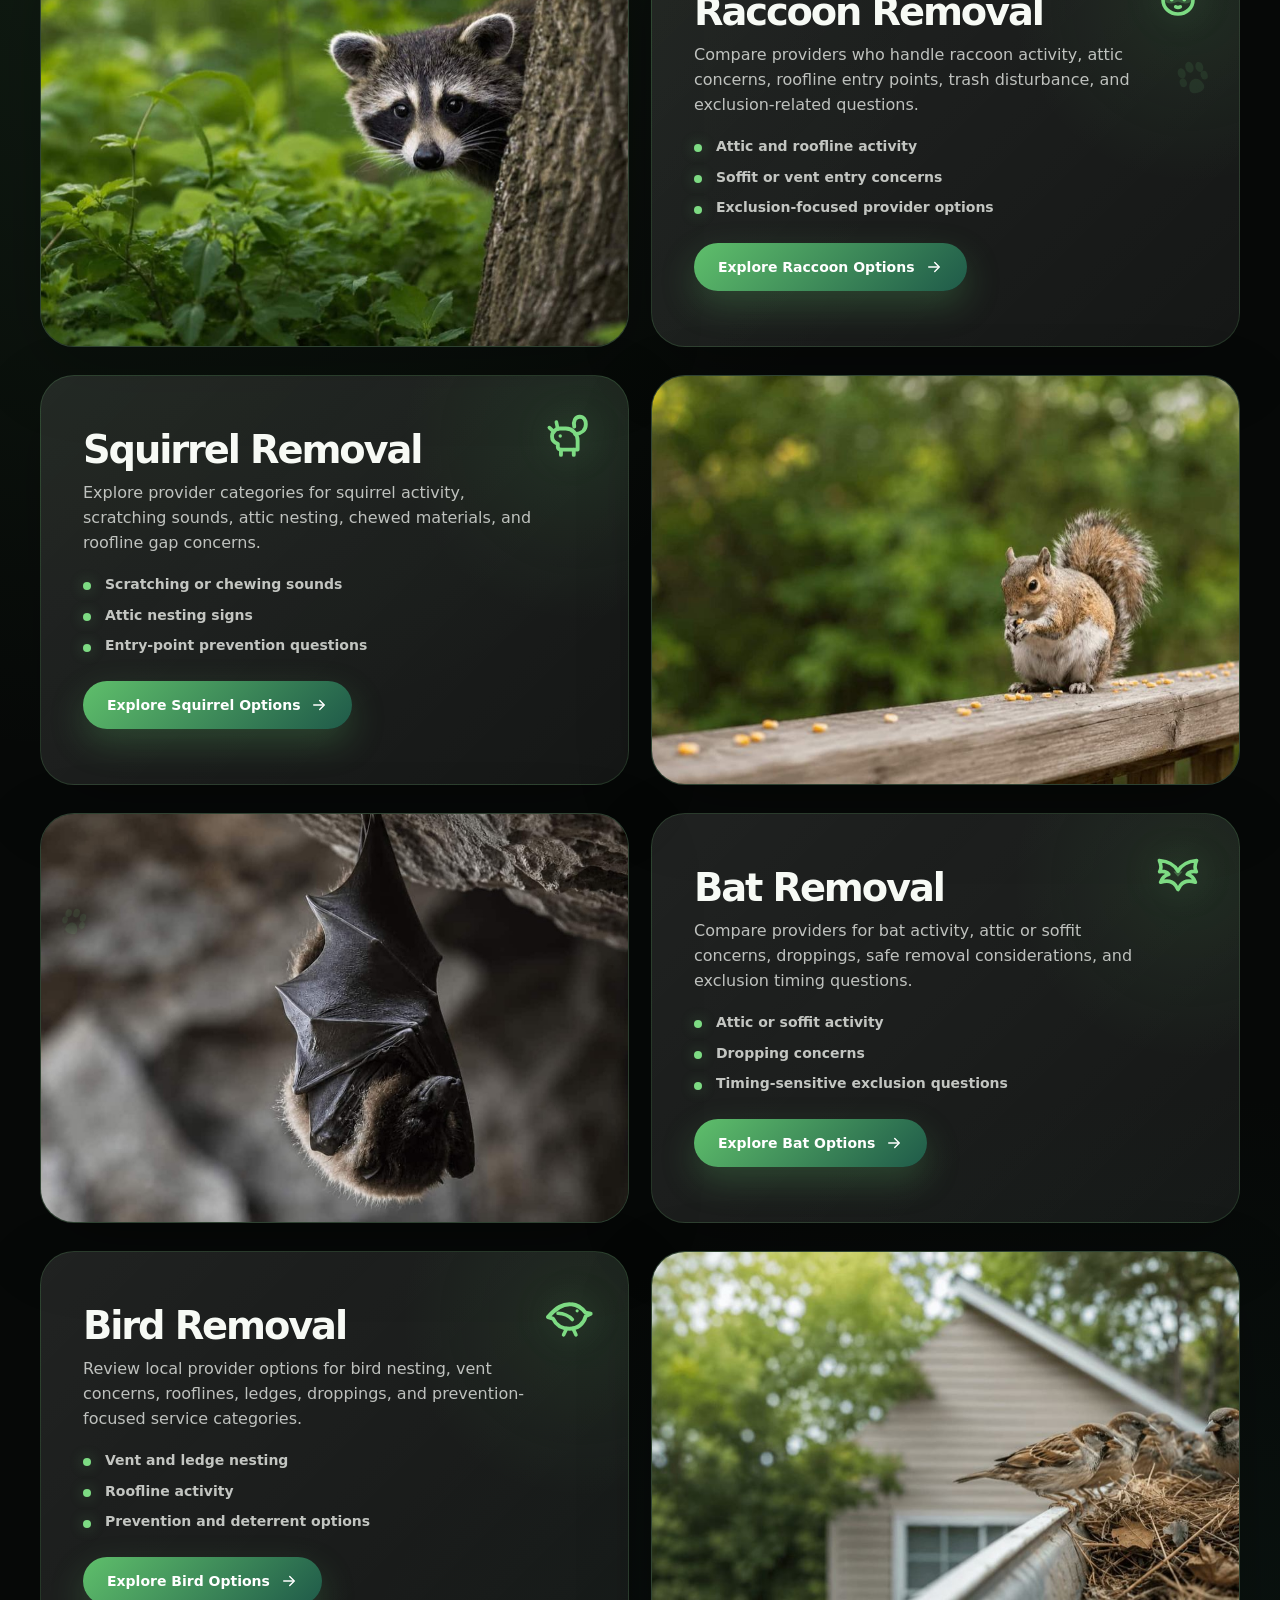
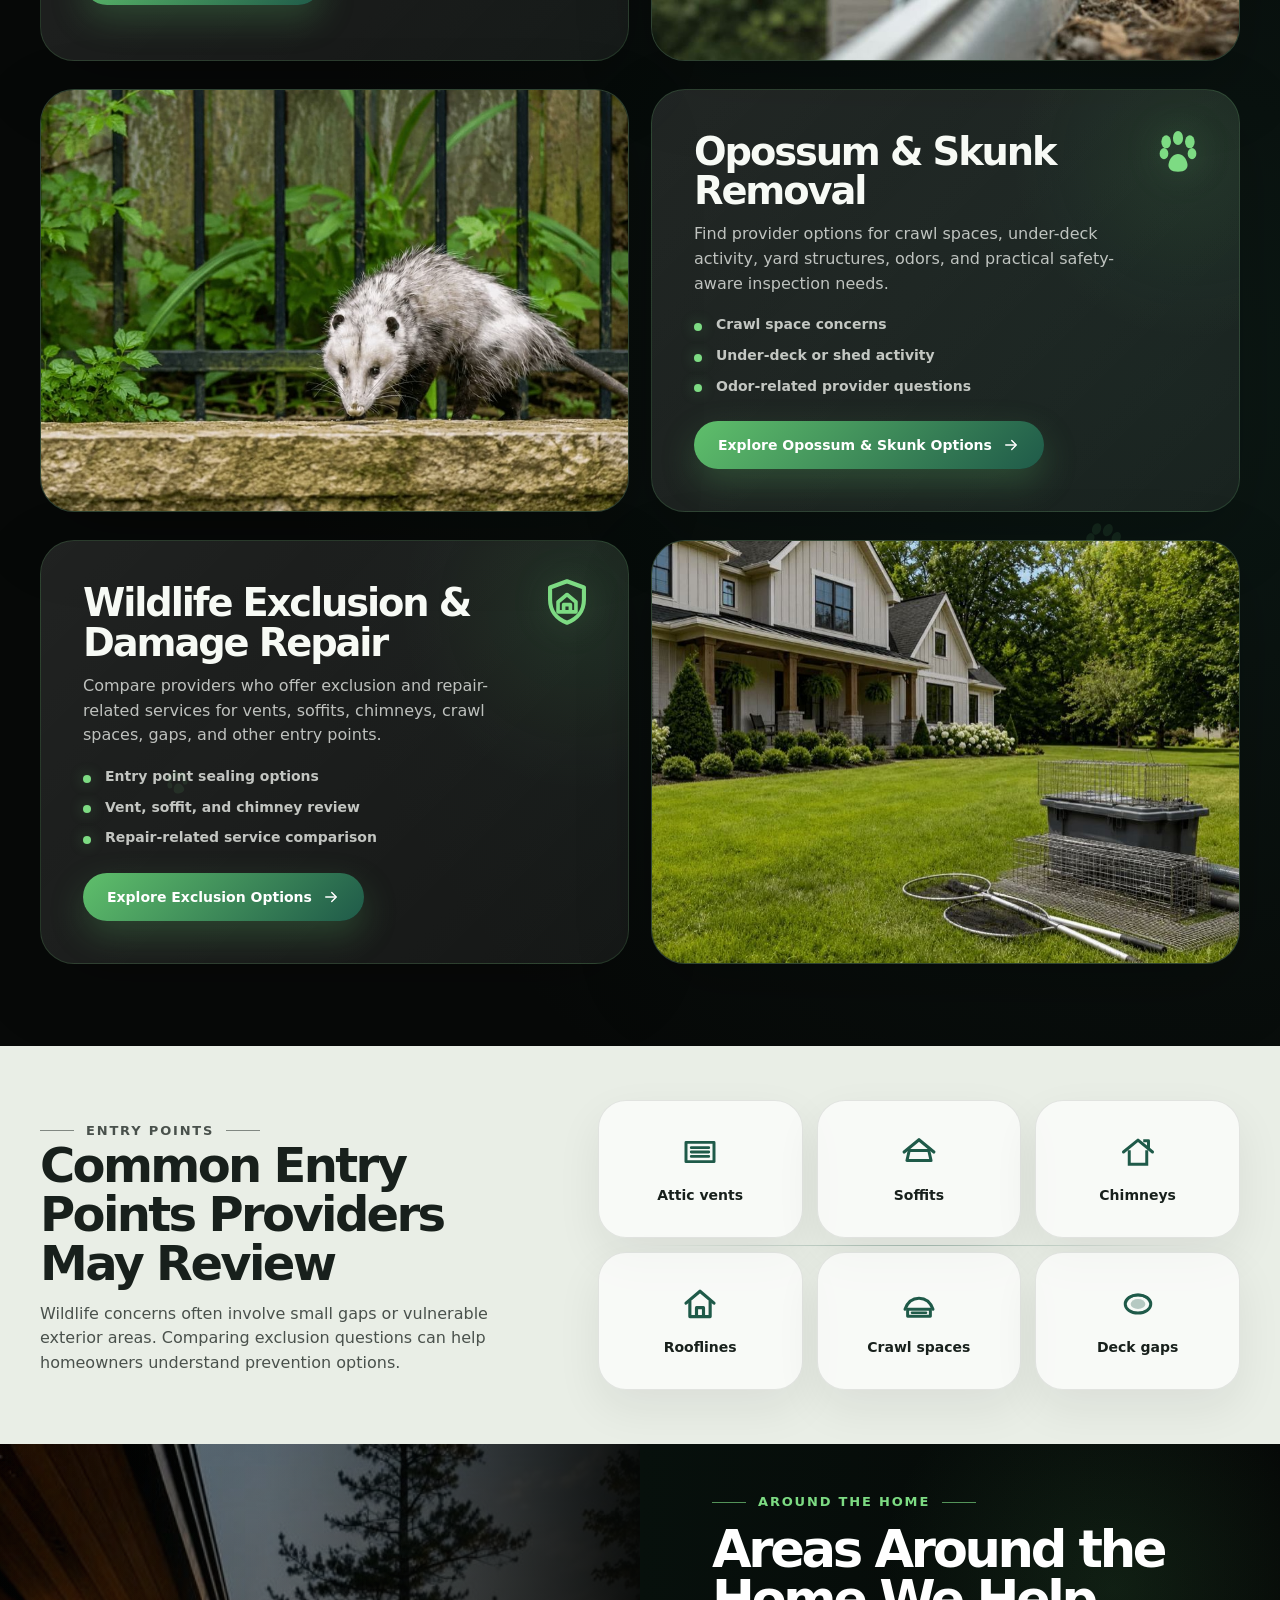
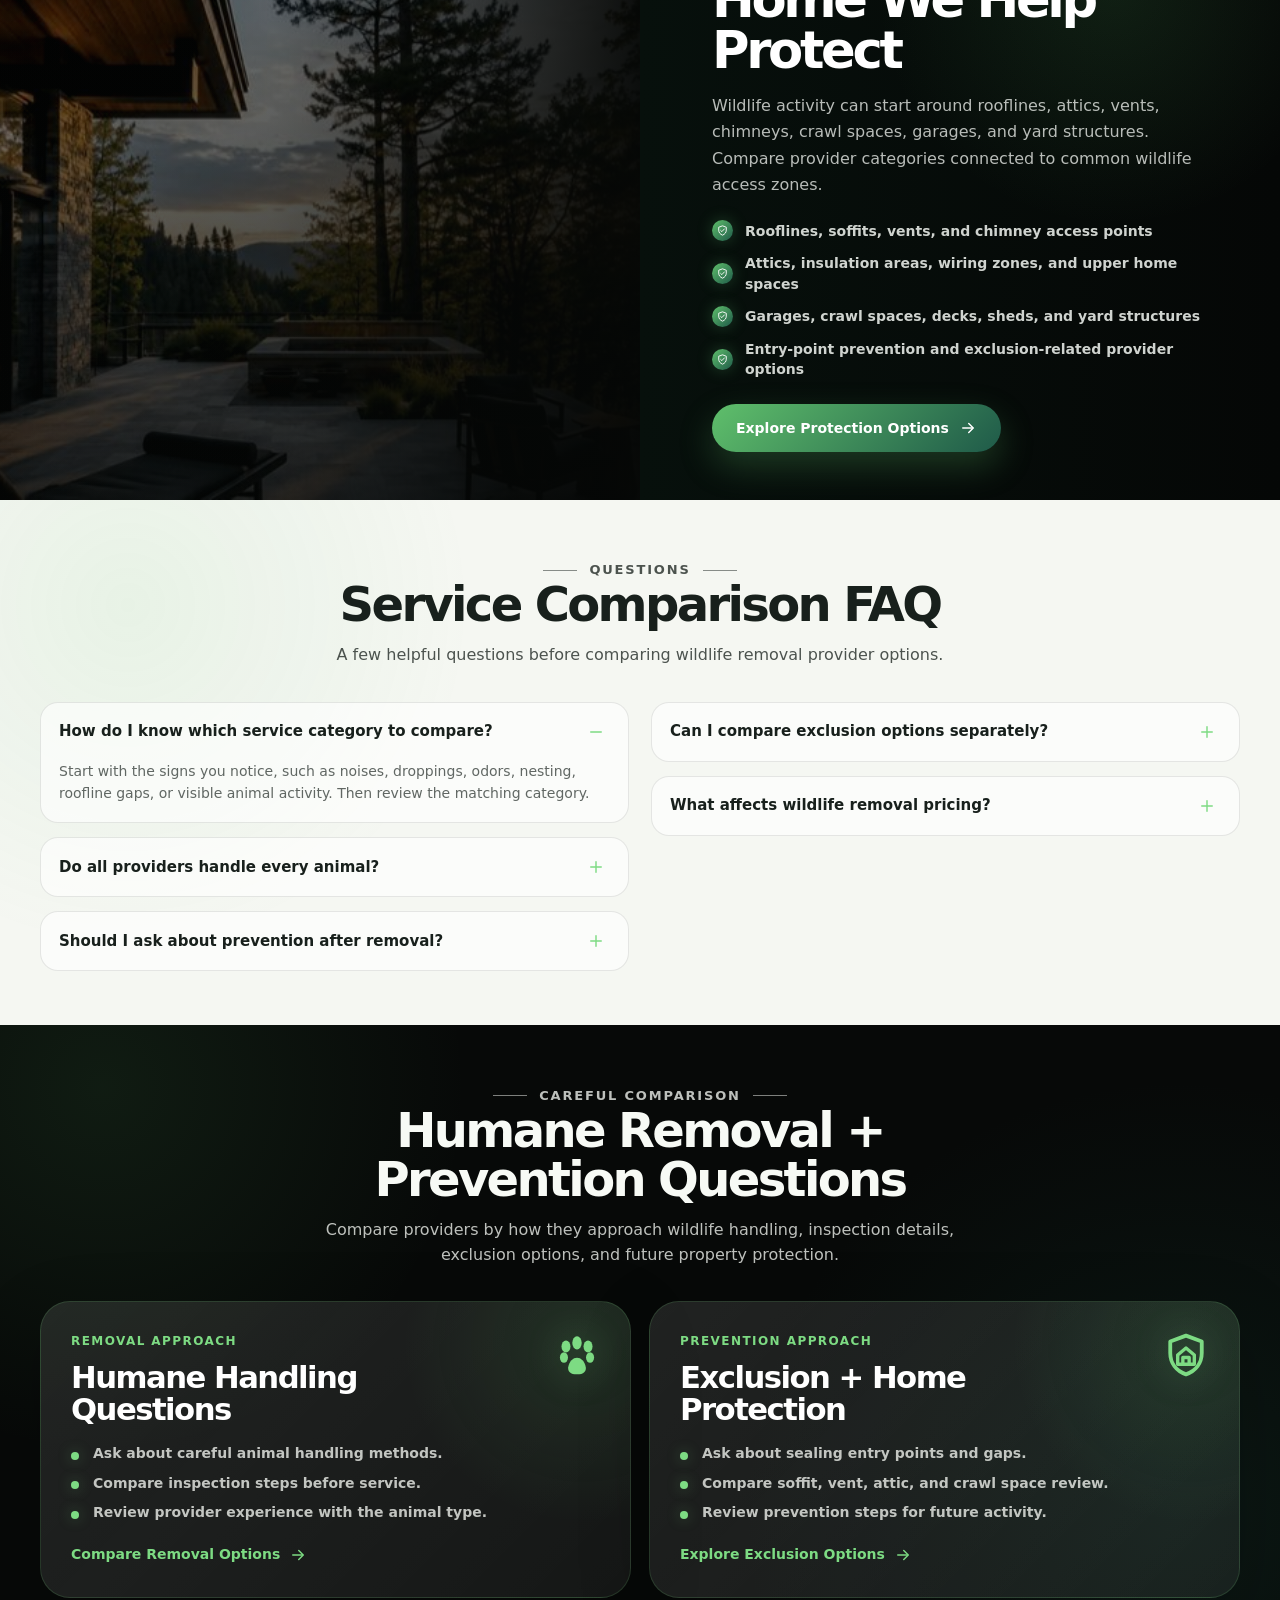
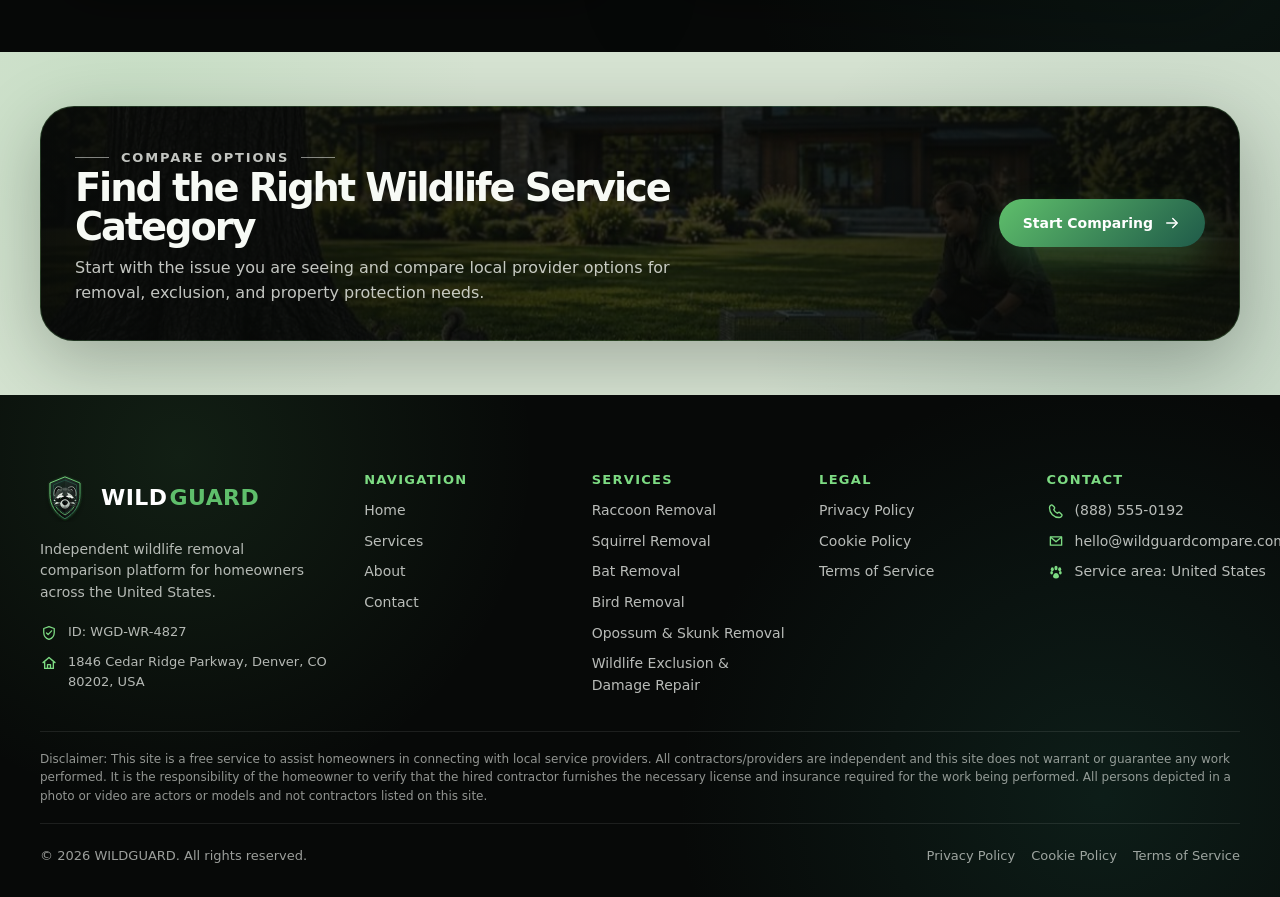
<file: services.html>
<!DOCTYPE html>
<html lang="en">

<head>
    <meta charset="UTF-8" />
    <meta name="viewport" content="width=device-width, initial-scale=1.0" />

    <title>Services | WILDGUARD Wildlife Removal Provider Comparison</title>
    <meta name="description"
        content="Explore wildlife removal service categories and compare local providers for raccoons, squirrels, bats, birds, opossum, skunk, exclusion, and repair-related needs." />

    <link rel="icon" type="image/svg+xml" href="assets/icons/favicon.svg" />
    <link rel="stylesheet" href="css/style.css" />

    <script src="js/config.js" defer></script>
    <script src="js/main.js" defer></script>
    <script src="js/services.js" defer></script>
</head>

<body class="page page-services">
    <div data-site-header></div>

    <main id="main">
        <section class="hero services-hero" aria-labelledby="services-hero-title" data-paw-field>
            <div class="container-wide">
                <div class="hero__content">
                    <p class="hero__kicker">Wildlife service categories</p>

                    <h1 id="services-hero-title">
                        Explore Wildlife Removal
                        <span class="text-green">Service Categories</span>
                    </h1>

                    <p>
                        Compare local provider options for common wildlife issues, exclusion needs,
                        property protection questions, and quote paths across the United States.
                    </p>

                    <div class="hero__actions" aria-label="Services page actions">
                        <a class="button button--primary" href="contact.html#contact-form">
                            <span>Compare Providers</span>
                            <span class="svg-icon" data-icon="arrow"></span>
                        </a>

                        <a class="button button--secondary" href="#all-services">
                            <span>View All Services</span>
                        </a>
                    </div>

                    <div class="hero__chips" aria-label="Service topics">
                        <span class="hero-chip">
                            <span class="svg-icon" data-icon="attic"></span>
                            Attic activity
                        </span>

                        <span class="hero-chip">
                            <span class="svg-icon" data-icon="roof"></span>
                            Roofline gaps
                        </span>

                        <span class="hero-chip">
                            <span class="svg-icon" data-icon="shield-home"></span>
                            Exclusion options
                        </span>
                    </div>
                </div>
            </div>
        </section>

        <section class="issue-strip section section--light section--compact" aria-labelledby="issue-title">
            <div class="container">
                <div class="section-heading section-heading--center">
                    <p class="section-kicker">Issue finder</p>
                    <h2 id="issue-title">Which Wildlife Issue Are You Seeing?</h2>
                    <p>
                        These common signs can help you choose a service category to compare first.
                    </p>
                </div>

                <div class="issue-pill-grid">
                    <a class="issue-pill" href="contact.html#contact-form">
                        <span class="svg-icon" data-icon="volume"></span>
                        <strong>Attic noises</strong>
                    </a>

                    <a class="issue-pill" href="wildlife-exclusion-damage-repair.html">
                        <span class="svg-icon" data-icon="roof"></span>
                        <strong>Roofline damage</strong>
                    </a>

                    <a class="issue-pill" href="contact.html#contact-form">
                        <span class="svg-icon" data-icon="droppings"></span>
                        <strong>Droppings</strong>
                    </a>

                    <a class="issue-pill" href="opossum-skunk-removal.html">
                        <span class="svg-icon" data-icon="paw"></span>
                        <strong>Odors</strong>
                    </a>

                    <a class="issue-pill" href="bird-removal.html">
                        <span class="svg-icon" data-icon="nest"></span>
                        <strong>Nesting</strong>
                    </a>

                    <a class="issue-pill" href="wildlife-exclusion-damage-repair.html">
                        <span class="svg-icon" data-icon="hole"></span>
                        <strong>Entry holes</strong>
                    </a>
                </div>
            </div>
        </section>

        <section class="services-main section section--dark" id="all-services" aria-labelledby="all-services-title"
            data-paw-field>
            <div class="container">
                <div class="section-heading section-heading--center">
                    <p class="section-kicker">All services</p>
                    <h2 id="all-services-title">Compare Local Providers by Wildlife Issue</h2>
                    <p>
                        Each category helps homeowners understand what to compare before choosing
                        a local wildlife removal or exclusion provider.
                    </p>
                </div>

                <div class="services-list">
                    <article class="service-block shine-card">
                        <a class="service-block__photo photo-card" href="raccoon-removal.html">
                            <img src="assets/images/raccoon-service.jpg" alt="Raccoon near a home exterior" />
                        </a>

                        <div class="service-block__content">
                            <span class="service-block__icon">
                                <span class="svg-icon" data-icon="raccoon"></span>
                            </span>

                            <h3>Raccoon Removal</h3>

                            <p>
                                Compare providers who handle raccoon activity, attic concerns,
                                roofline entry points, trash disturbance, and exclusion-related questions.
                            </p>

                            <ul class="service-block__bullets">
                                <li>Attic and roofline activity</li>
                                <li>Soffit or vent entry concerns</li>
                                <li>Exclusion-focused provider options</li>
                            </ul>

                            <a class="button button--primary" href="raccoon-removal.html">
                                <span>Explore Raccoon Options</span>
                                <span class="svg-icon" data-icon="arrow"></span>
                            </a>
                        </div>
                    </article>

                    <article class="service-block service-block--reverse shine-card">
                        <a class="service-block__photo photo-card" href="squirrel-removal.html">
                            <img src="assets/images/squirrel-service.jpg" alt="Squirrel on a residential roofline" />
                        </a>

                        <div class="service-block__content">
                            <span class="service-block__icon">
                                <span class="svg-icon" data-icon="squirrel"></span>
                            </span>

                            <h3>Squirrel Removal</h3>

                            <p>
                                Explore provider categories for squirrel activity, scratching sounds,
                                attic nesting, chewed materials, and roofline gap concerns.
                            </p>

                            <ul class="service-block__bullets">
                                <li>Scratching or chewing sounds</li>
                                <li>Attic nesting signs</li>
                                <li>Entry-point prevention questions</li>
                            </ul>

                            <a class="button button--primary" href="squirrel-removal.html">
                                <span>Explore Squirrel Options</span>
                                <span class="svg-icon" data-icon="arrow"></span>
                            </a>
                        </div>
                    </article>

                    <article class="service-block shine-card">
                        <a class="service-block__photo photo-card" href="bat-removal.html">
                            <img src="assets/images/bat-service.jpg" alt="Bats near an attic or roofline opening" />
                        </a>

                        <div class="service-block__content">
                            <span class="service-block__icon">
                                <span class="svg-icon" data-icon="bat"></span>
                            </span>

                            <h3>Bat Removal</h3>

                            <p>
                                Compare providers for bat activity, attic or soffit concerns,
                                droppings, safe removal considerations, and exclusion timing questions.
                            </p>

                            <ul class="service-block__bullets">
                                <li>Attic or soffit activity</li>
                                <li>Dropping concerns</li>
                                <li>Timing-sensitive exclusion questions</li>
                            </ul>

                            <a class="button button--primary" href="bat-removal.html">
                                <span>Explore Bat Options</span>
                                <span class="svg-icon" data-icon="arrow"></span>
                            </a>
                        </div>
                    </article>

                    <article class="service-block service-block--reverse shine-card">
                        <a class="service-block__photo photo-card" href="bird-removal.html">
                            <img src="assets/images/bird-service.jpg" alt="Birds nesting near a home vent or ledge" />
                        </a>

                        <div class="service-block__content">
                            <span class="service-block__icon">
                                <span class="svg-icon" data-icon="bird"></span>
                            </span>

                            <h3>Bird Removal</h3>

                            <p>
                                Review local provider options for bird nesting, vent concerns,
                                rooflines, ledges, droppings, and prevention-focused service categories.
                            </p>

                            <ul class="service-block__bullets">
                                <li>Vent and ledge nesting</li>
                                <li>Roofline activity</li>
                                <li>Prevention and deterrent options</li>
                            </ul>

                            <a class="button button--primary" href="bird-removal.html">
                                <span>Explore Bird Options</span>
                                <span class="svg-icon" data-icon="arrow"></span>
                            </a>
                        </div>
                    </article>

                    <article class="service-block shine-card">
                        <a class="service-block__photo photo-card" href="opossum-skunk-removal.html">
                            <img src="assets/images/opossum-skunk-service.jpg"
                                alt="Wildlife activity near a crawl space or yard structure" />
                        </a>

                        <div class="service-block__content">
                            <span class="service-block__icon">
                                <span class="svg-icon" data-icon="paw"></span>
                            </span>

                            <h3>Opossum &amp; Skunk Removal</h3>

                            <p>
                                Find provider options for crawl spaces, under-deck activity,
                                yard structures, odors, and practical safety-aware inspection needs.
                            </p>

                            <ul class="service-block__bullets">
                                <li>Crawl space concerns</li>
                                <li>Under-deck or shed activity</li>
                                <li>Odor-related provider questions</li>
                            </ul>

                            <a class="button button--primary" href="opossum-skunk-removal.html">
                                <span>Explore Opossum &amp; Skunk Options</span>
                                <span class="svg-icon" data-icon="arrow"></span>
                            </a>
                        </div>
                    </article>

                    <article class="service-block service-block--reverse shine-card">
                        <a class="service-block__photo photo-card" href="wildlife-exclusion-damage-repair.html">
                            <img src="assets/images/exclusion-service.jpg"
                                alt="Exterior home entry point being reviewed" />
                        </a>

                        <div class="service-block__content">
                            <span class="service-block__icon">
                                <span class="svg-icon" data-icon="shield-home"></span>
                            </span>

                            <h3>Wildlife Exclusion &amp; Damage Repair</h3>

                            <p>
                                Compare providers who offer exclusion and repair-related services
                                for vents, soffits, chimneys, crawl spaces, gaps, and other entry points.
                            </p>

                            <ul class="service-block__bullets">
                                <li>Entry point sealing options</li>
                                <li>Vent, soffit, and chimney review</li>
                                <li>Repair-related service comparison</li>
                            </ul>

                            <a class="button button--primary" href="wildlife-exclusion-damage-repair.html">
                                <span>Explore Exclusion Options</span>
                                <span class="svg-icon" data-icon="arrow"></span>
                            </a>
                        </div>
                    </article>
                </div>
            </div>
        </section>

        <section class="entry-points section section--soft section--compact" aria-labelledby="entry-title">
            <div class="container">
                <div class="entry-points__grid">
                    <div class="section-heading">
                        <p class="section-kicker">Entry points</p>
                        <h2 id="entry-title">Common Entry Points Providers May Review</h2>
                        <p>
                            Wildlife concerns often involve small gaps or vulnerable exterior areas.
                            Comparing exclusion questions can help homeowners understand prevention options.
                        </p>
                    </div>

                    <div class="entry-points__scheme" aria-label="Common home entry points">
                        <article class="entry-point">
                            <span class="svg-icon" data-icon="vent"></span>
                            <strong>Attic vents</strong>
                        </article>

                        <article class="entry-point">
                            <span class="svg-icon" data-icon="roof"></span>
                            <strong>Soffits</strong>
                        </article>

                        <article class="entry-point">
                            <span class="svg-icon" data-icon="chimney"></span>
                            <strong>Chimneys</strong>
                        </article>

                        <article class="entry-point">
                            <span class="svg-icon" data-icon="home"></span>
                            <strong>Rooflines</strong>
                        </article>

                        <article class="entry-point">
                            <span class="svg-icon" data-icon="crawl"></span>
                            <strong>Crawl spaces</strong>
                        </article>

                        <article class="entry-point">
                            <span class="svg-icon" data-icon="hole"></span>
                            <strong>Deck gaps</strong>
                        </article>
                    </div>
                </div>
            </div>
        </section>

        <section class="protect-areas protect-areas--split section section--dark" aria-labelledby="areas-title">
            <div class="protect-areas-split">
                <div class="protect-areas-split__photo">
                    <img src="assets/images/protect-areas-home.jpg"
                        alt="Dark home exterior protected from wildlife access points" />
                </div>

                <div class="protect-areas-split__content">
                    <p class="section-kicker">Around the home</p>

                    <h2 id="areas-title">Areas Around the Home We Help Protect</h2>

                    <p>
                        Wildlife activity can start around rooflines, attics, vents, chimneys,
                        crawl spaces, garages, and yard structures. Compare provider categories
                        connected to common wildlife access zones.
                    </p>

                    <ul class="protect-areas-split__list">
                        <li>
                            <span class="svg-icon" data-icon="shield"></span>
                            Rooflines, soffits, vents, and chimney access points
                        </li>

                        <li>
                            <span class="svg-icon" data-icon="shield"></span>
                            Attics, insulation areas, wiring zones, and upper home spaces
                        </li>

                        <li>
                            <span class="svg-icon" data-icon="shield"></span>
                            Garages, crawl spaces, decks, sheds, and yard structures
                        </li>

                        <li>
                            <span class="svg-icon" data-icon="shield"></span>
                            Entry-point prevention and exclusion-related provider options
                        </li>
                    </ul>

                    <a class="button button--primary" href="wildlife-exclusion-damage-repair.html">
                        <span>Explore Protection Options</span>
                        <span class="svg-icon" data-icon="arrow"></span>
                    </a>
                </div>
            </div>
        </section>

        <section class="services-faq section section--light section--compact" aria-labelledby="services-faq-title">
            <div class="container">
                <div class="section-heading section-heading--center">
                    <p class="section-kicker">Questions</p>
                    <h2 id="services-faq-title">Service Comparison FAQ</h2>
                    <p>
                        A few helpful questions before comparing wildlife removal provider options.
                    </p>
                </div>

                <div class="faq-grid faq-grid--columns" data-accordion data-accordion-single>
                    <div class="faq-column">
                        <div class="faq-item is-open" data-accordion-item>
                            <button class="faq-item__button" type="button" data-accordion-trigger>
                                <span>How do I know which service category to compare?</span>
                                <span class="faq-item__icon">
                                    <span class="svg-icon" data-icon="plus"></span>
                                    <span class="svg-icon" data-icon="minus"></span>
                                </span>
                            </button>

                            <div class="faq-item__panel" data-accordion-panel>
                                <p>
                                    Start with the signs you notice, such as noises, droppings, odors,
                                    nesting, roofline gaps, or visible animal activity. Then review the matching
                                    category.
                                </p>
                            </div>
                        </div>

                        <div class="faq-item" data-accordion-item>
                            <button class="faq-item__button" type="button" data-accordion-trigger>
                                <span>Do all providers handle every animal?</span>
                                <span class="faq-item__icon">
                                    <span class="svg-icon" data-icon="plus"></span>
                                    <span class="svg-icon" data-icon="minus"></span>
                                </span>
                            </button>

                            <div class="faq-item__panel" data-accordion-panel hidden>
                                <p>
                                    Provider coverage can vary by location, animal type, licensing, and service model.
                                    Homeowners should verify service details directly with any provider they consider.
                                </p>
                            </div>
                        </div>

                        <div class="faq-item" data-accordion-item>
                            <button class="faq-item__button" type="button" data-accordion-trigger>
                                <span>Should I ask about prevention after removal?</span>
                                <span class="faq-item__icon">
                                    <span class="svg-icon" data-icon="plus"></span>
                                    <span class="svg-icon" data-icon="minus"></span>
                                </span>
                            </button>

                            <div class="faq-item__panel" data-accordion-panel hidden>
                                <p>
                                    Yes. Many wildlife issues involve entry points. Asking about exclusion,
                                    sealing, and prevention options can help reduce future access concerns.
                                </p>
                            </div>
                        </div>
                    </div>

                    <div class="faq-column">
                        <div class="faq-item" data-accordion-item>
                            <button class="faq-item__button" type="button" data-accordion-trigger>
                                <span>Can I compare exclusion options separately?</span>
                                <span class="faq-item__icon">
                                    <span class="svg-icon" data-icon="plus"></span>
                                    <span class="svg-icon" data-icon="minus"></span>
                                </span>
                            </button>

                            <div class="faq-item__panel" data-accordion-panel hidden>
                                <p>
                                    Yes. Exclusion and repair-related services can be compared as their own category,
                                    especially when entry points, vents, soffits, or chimneys need review.
                                </p>
                            </div>
                        </div>

                        <div class="faq-item" data-accordion-item>
                            <button class="faq-item__button" type="button" data-accordion-trigger>
                                <span>What affects wildlife removal pricing?</span>
                                <span class="faq-item__icon">
                                    <span class="svg-icon" data-icon="plus"></span>
                                    <span class="svg-icon" data-icon="minus"></span>
                                </span>
                            </button>

                            <div class="faq-item__panel" data-accordion-panel hidden>
                                <p>
                                    Pricing may depend on the animal type, inspection needs, access points,
                                    exclusion work, cleanup-related tasks, and provider availability.
                                </p>
                            </div>
                        </div>
                    </div>
                </div>
            </div>
        </section>

<section class="humane-prevention humane-prevention--compare section section--dark section--compact"
    aria-labelledby="humane-title">
    <div class="container">
        <div class="section-heading section-heading--center">
            <p class="section-kicker">Careful comparison</p>
            <h2 id="humane-title">Humane Removal + Prevention Questions</h2>
            <p>
                Compare providers by how they approach wildlife handling, inspection details,
                exclusion options, and future property protection.
            </p>
        </div>

        <div class="humane-compare-cards">
            <article class="humane-compare-card">
                <span class="humane-compare-card__icon">
                    <span class="svg-icon" data-icon="paw"></span>
                </span>

                <p class="humane-compare-card__label">Removal approach</p>
                <h3>Humane Handling Questions</h3>

                <ul>
                    <li>Ask about careful animal handling methods.</li>
                    <li>Compare inspection steps before service.</li>
                    <li>Review provider experience with the animal type.</li>
                </ul>

                <a class="link-arrow" href="contact.html#contact-form">
                    <span>Compare Removal Options</span>
                    <span class="svg-icon" data-icon="arrow"></span>
                </a>
            </article>

            <article class="humane-compare-card">
                <span class="humane-compare-card__icon">
                    <span class="svg-icon" data-icon="shield-home"></span>
                </span>

                <p class="humane-compare-card__label">Prevention approach</p>
                <h3>Exclusion + Home Protection</h3>

                <ul>
                    <li>Ask about sealing entry points and gaps.</li>
                    <li>Compare soffit, vent, attic, and crawl space review.</li>
                    <li>Review prevention steps for future activity.</li>
                </ul>

                <a class="link-arrow" href="wildlife-exclusion-damage-repair.html">
                    <span>Explore Exclusion Options</span>
                    <span class="svg-icon" data-icon="arrow"></span>
                </a>
            </article>
        </div>
    </div>
</section>

        <section class="section section--dark section--compact services-final-section">
            <div class="container">
                <div class="final-cta services-final-cta">
                    <div class="final-cta__inner">
                        <div>
                            <p class="section-kicker">Compare options</p>
                            <h2>Find the Right Wildlife Service Category</h2>
                            <p>
                                Start with the issue you are seeing and compare local provider options
                                for removal, exclusion, and property protection needs.
                            </p>
                        </div>

                        <a class="button button--primary" href="contact.html#contact-form">
                            <span>Start Comparing</span>
                            <span class="svg-icon" data-icon="arrow"></span>
                        </a>
                    </div>
                </div>
            </div>
        </section>
    </main>

    <div data-site-footer></div>
</body>

</html>
</file>
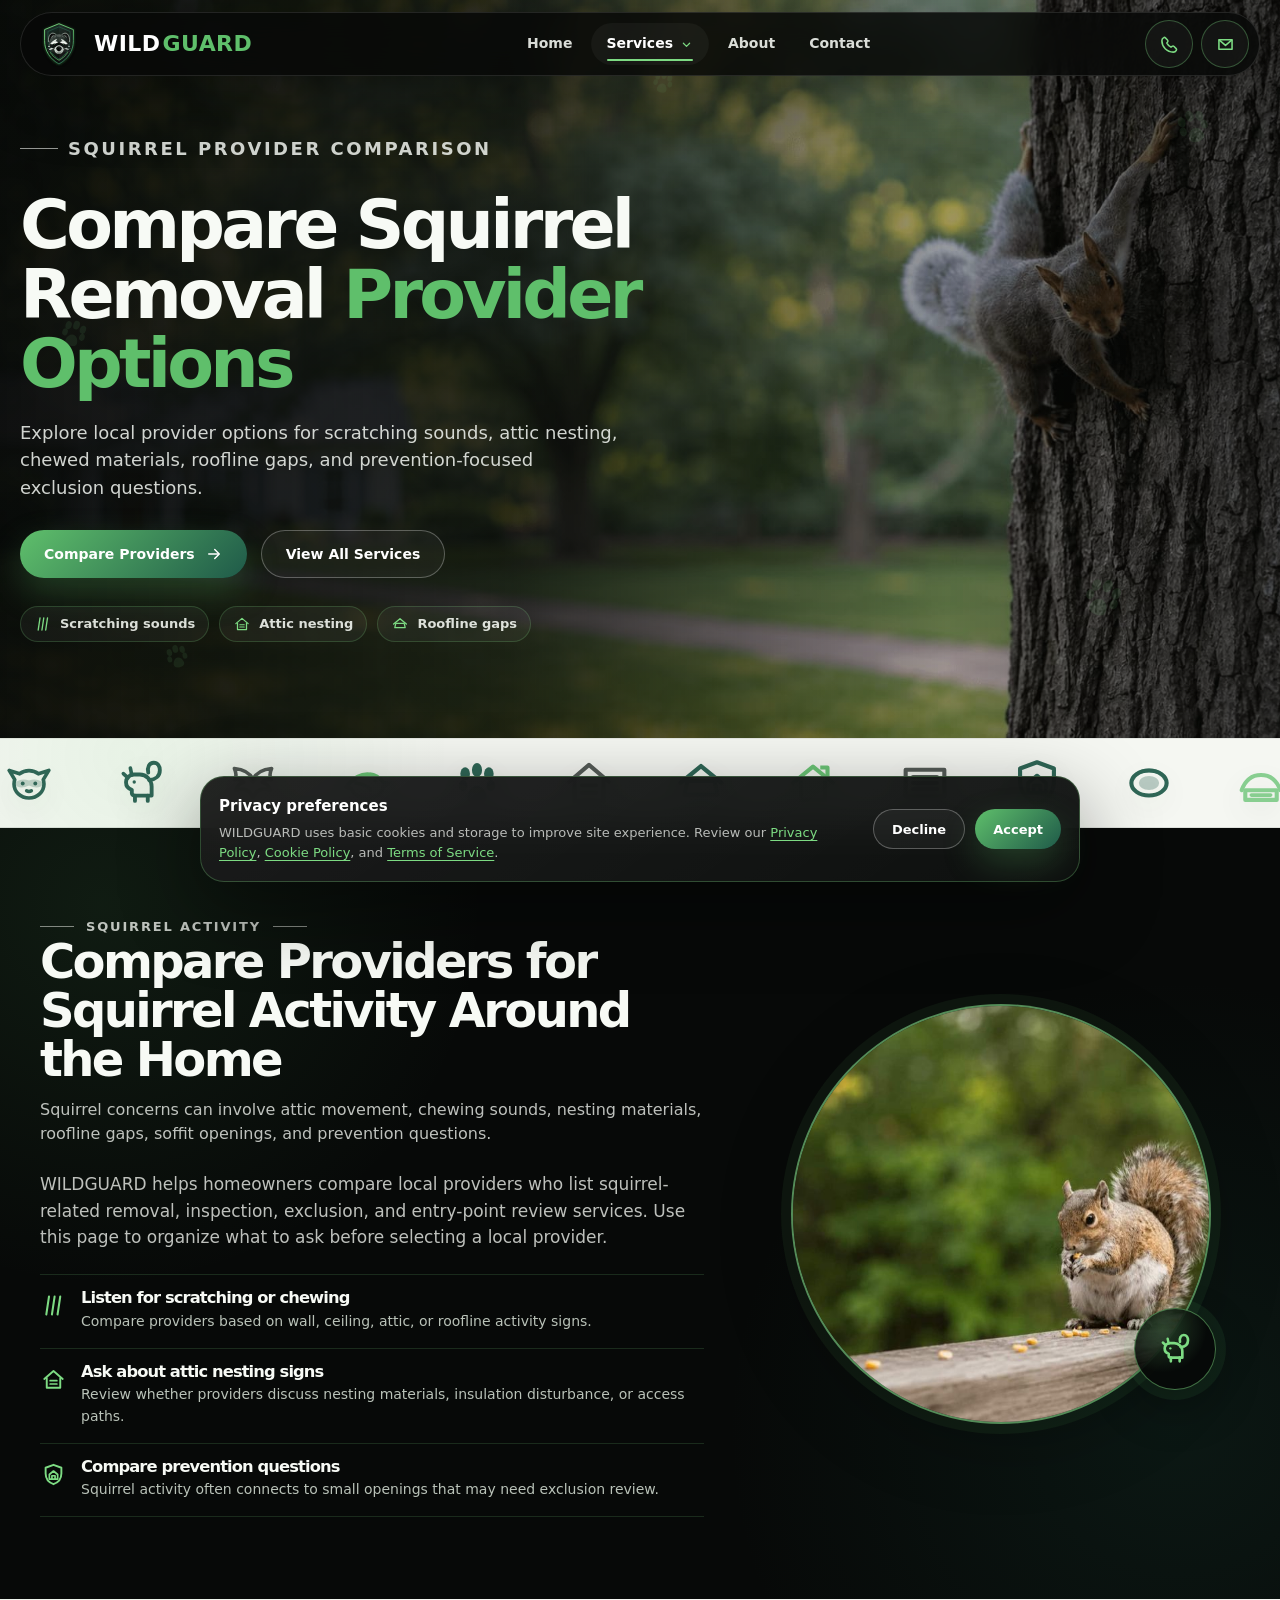
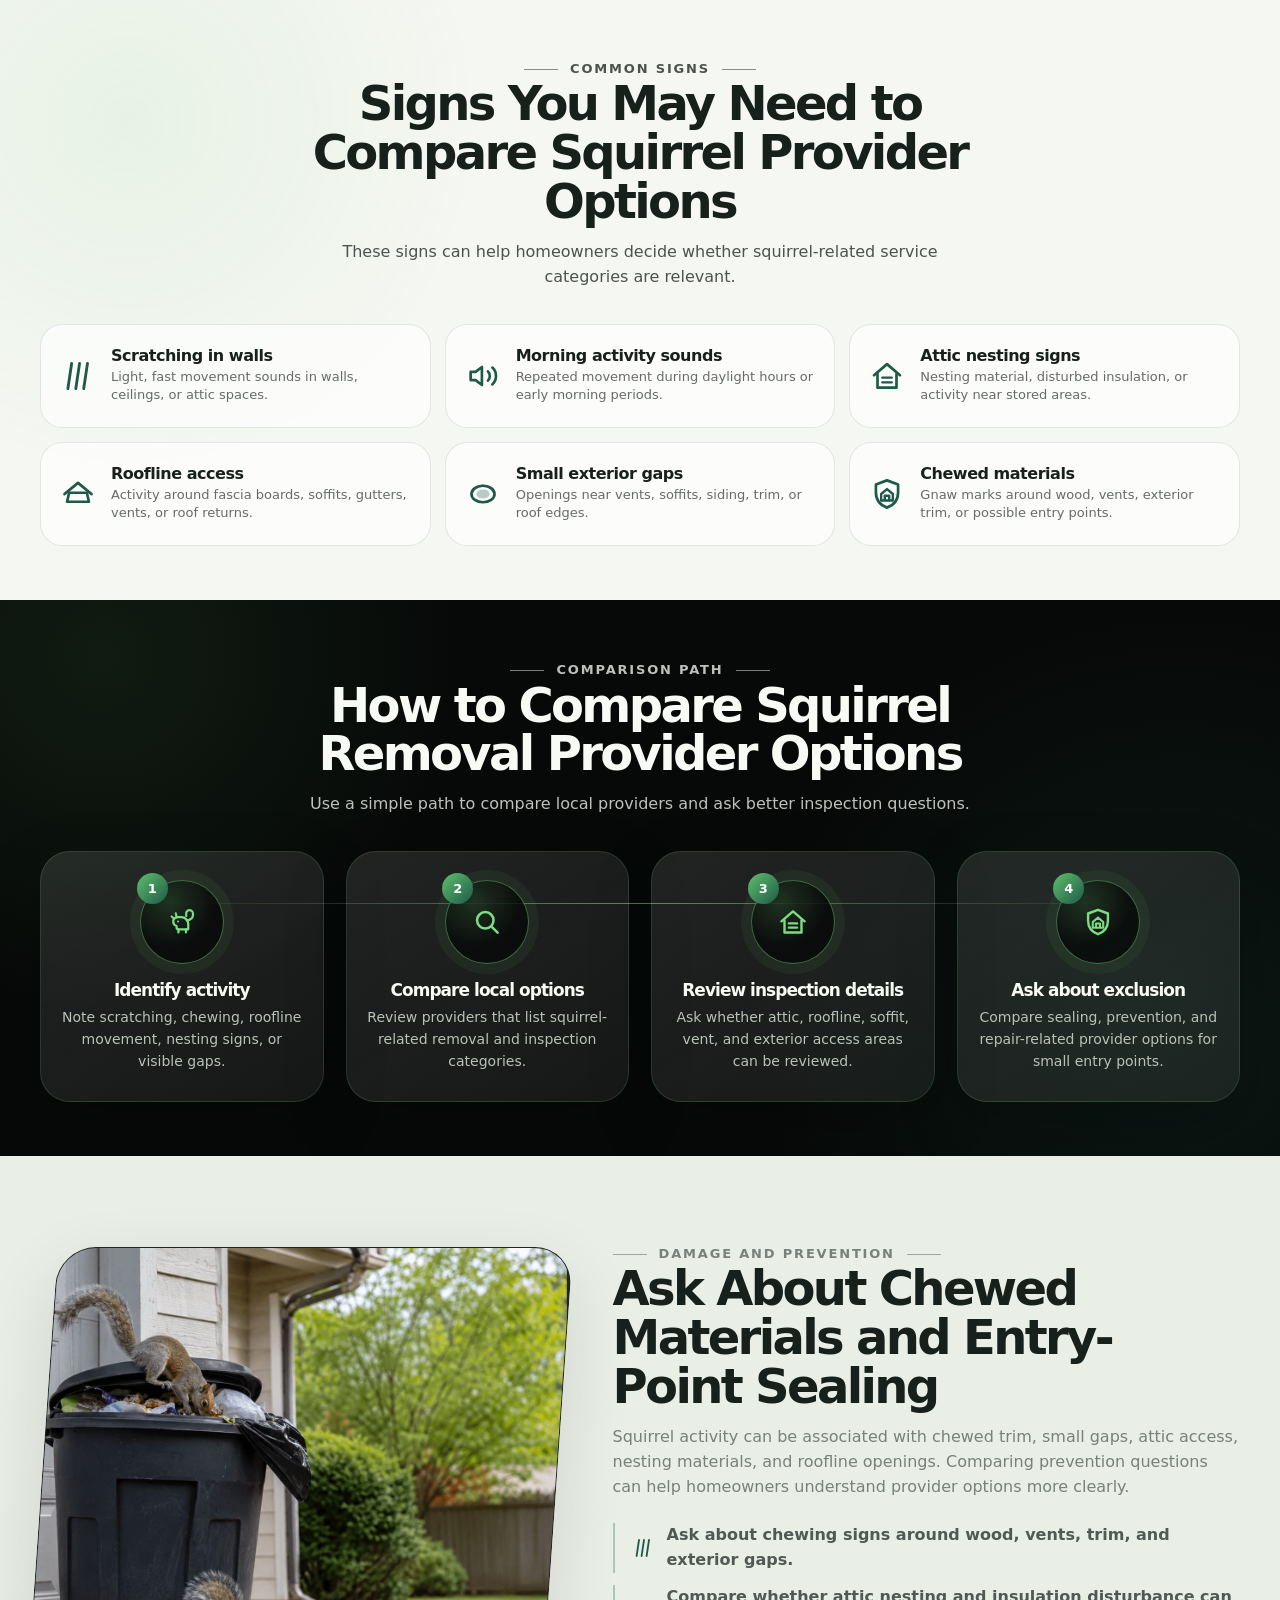
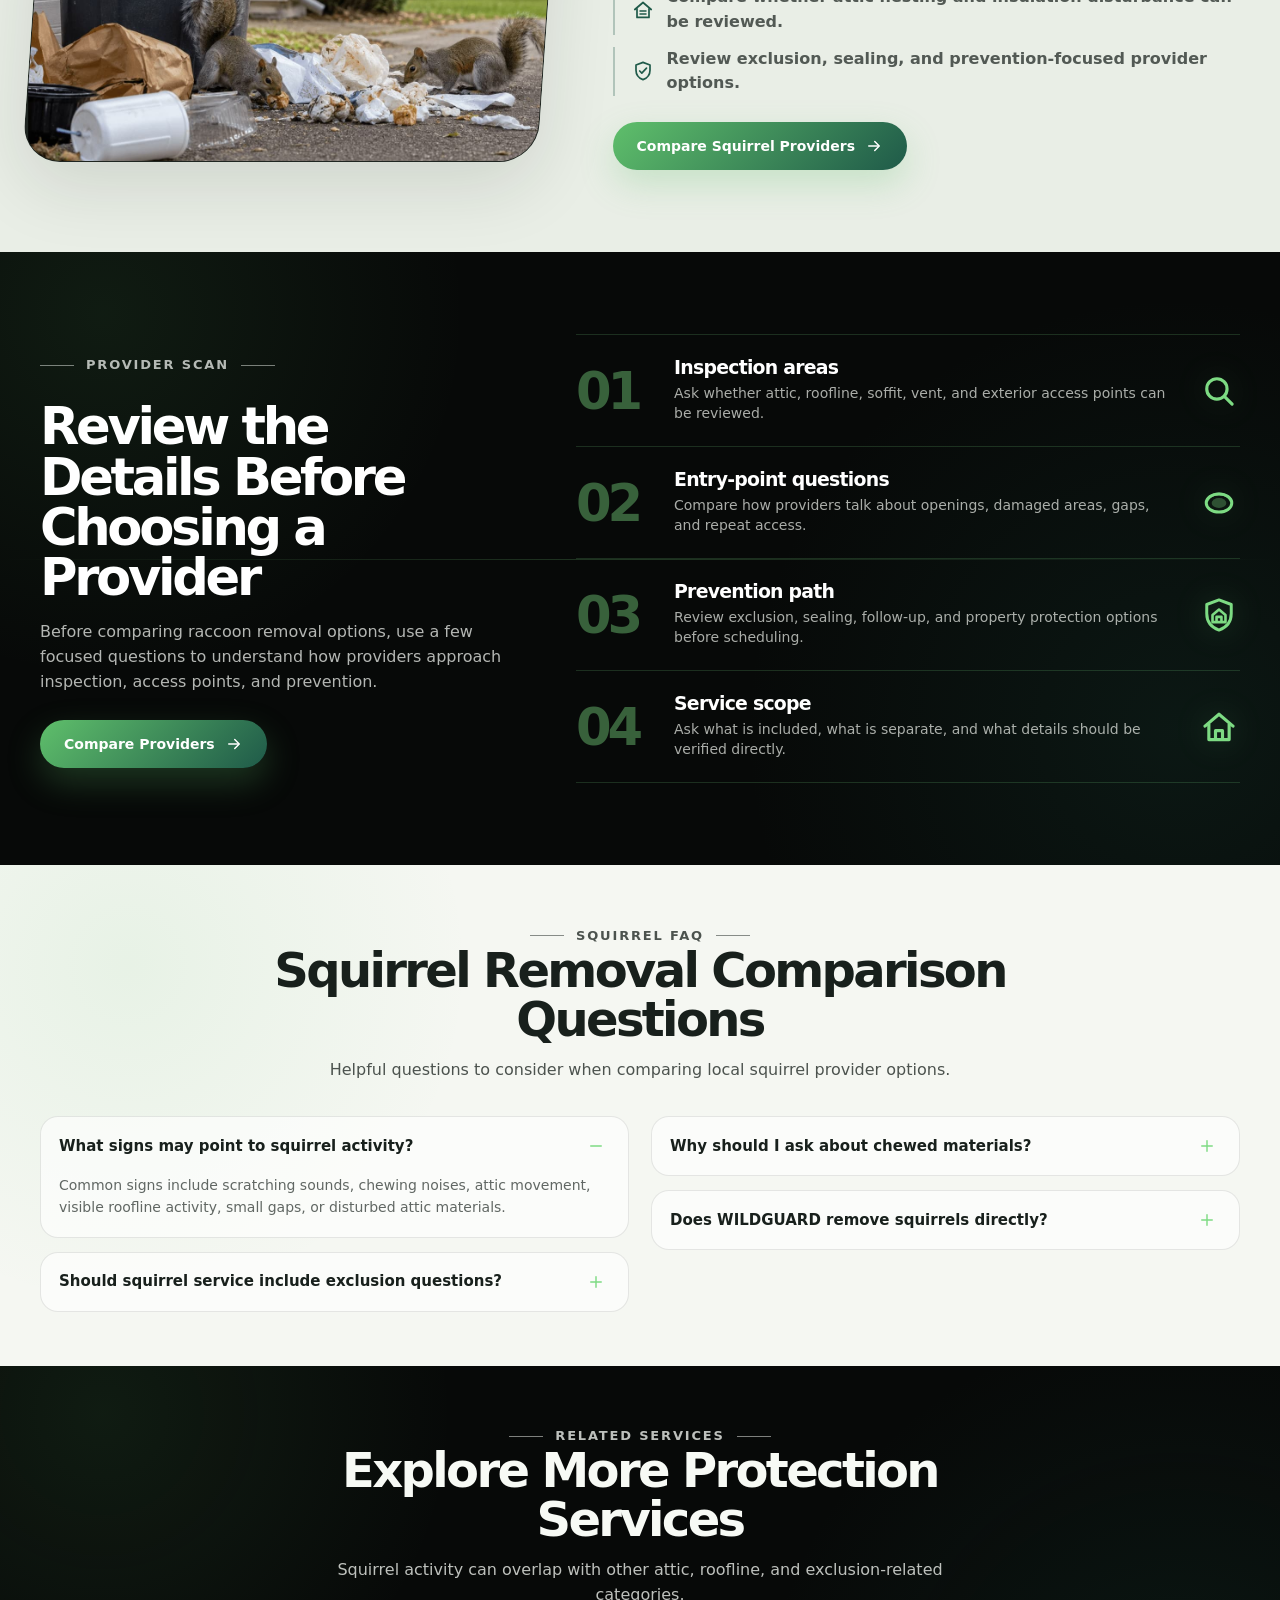
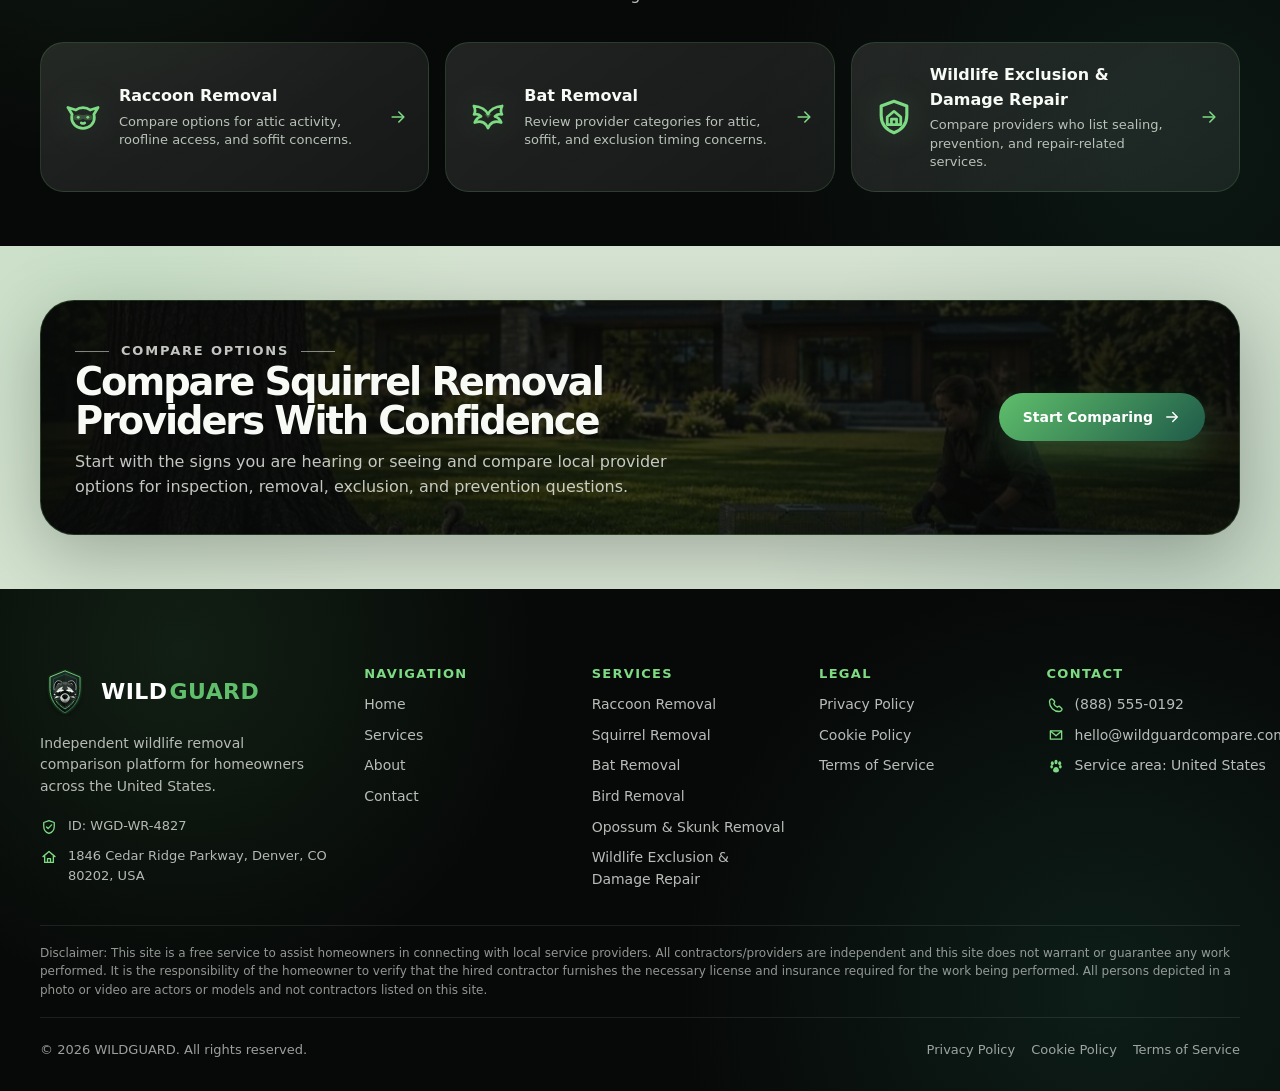
<file: squirrel-removal.html>
<!DOCTYPE html>
<html lang="en">

<head>
    <meta charset="UTF-8" />
    <meta name="viewport" content="width=device-width, initial-scale=1.0" />

    <title>Squirrel Removal Provider Comparison | WILDGUARD</title>
    <meta name="description"
        content="Compare local squirrel removal providers for scratching sounds, chewed materials, attic nesting, roofline gaps, and exclusion-related service options." />

        <link rel="icon" type="image/svg+xml" href="assets/icons/favicon.svg" />
    <link rel="stylesheet" href="css/style.css" />

    <script src="js/config.js" defer></script>
    <script src="js/main.js" defer></script>
    <script src="js/service-page.js" defer></script>
</head>

<body class="page page-service page-squirrel" data-service-page="squirrel">
    <div data-site-header></div>

    <main id="main">
        <section class="hero service-hero" aria-labelledby="service-hero-title" data-paw-field>
            <div class="container-wide">
                <div class="hero__content">
                    <p class="hero__kicker">Squirrel provider comparison</p>

                    <h1 id="service-hero-title">
                        Compare Squirrel Removal
                        <span class="text-green">Provider Options</span>
                    </h1>

                    <p>
                        Explore local provider options for scratching sounds, attic nesting,
                        chewed materials, roofline gaps, and prevention-focused exclusion questions.
                    </p>

                    <div class="hero__actions" aria-label="Squirrel service actions">
                        <a class="button button--primary" href="contact.html#contact-form">
                            <span>Compare Providers</span>
                            <span class="svg-icon" data-icon="arrow"></span>
                        </a>

                        <a class="button button--secondary" href="services.html">
                            <span>View All Services</span>
                        </a>
                    </div>

                    <div class="hero__chips" aria-label="Squirrel service topics">
                        <span class="hero-chip">
                            <span class="svg-icon" data-icon="scratch"></span>
                            Scratching sounds
                        </span>

                        <span class="hero-chip">
                            <span class="svg-icon" data-icon="attic"></span>
                            Attic nesting
                        </span>

                        <span class="hero-chip">
                            <span class="svg-icon" data-icon="roof"></span>
                            Roofline gaps
                        </span>
                    </div>
                </div>
            </div>
        </section>

            <section class="service-icon-marquee section section--light" aria-label="Wildlife and home protection icons">
                <div class="service-icon-marquee__track">
                    <div class="service-icon-marquee__group">
                        <span class="svg-icon" data-icon="raccoon"></span>
                        <span class="svg-icon" data-icon="squirrel"></span>
                        <span class="svg-icon" data-icon="bat"></span>
                        <span class="svg-icon" data-icon="bird"></span>
                        <span class="svg-icon" data-icon="paw"></span>
                        <span class="svg-icon" data-icon="attic"></span>
                        <span class="svg-icon" data-icon="roof"></span>
                        <span class="svg-icon" data-icon="chimney"></span>
                        <span class="svg-icon" data-icon="vent"></span>
                        <span class="svg-icon" data-icon="shield-home"></span>
                        <span class="svg-icon" data-icon="hole"></span>
                        <span class="svg-icon" data-icon="crawl"></span>
                    </div>
            
                    <div class="service-icon-marquee__group" aria-hidden="true">
                        <span class="svg-icon" data-icon="raccoon"></span>
                        <span class="svg-icon" data-icon="squirrel"></span>
                        <span class="svg-icon" data-icon="bat"></span>
                        <span class="svg-icon" data-icon="bird"></span>
                        <span class="svg-icon" data-icon="paw"></span>
                        <span class="svg-icon" data-icon="attic"></span>
                        <span class="svg-icon" data-icon="roof"></span>
                        <span class="svg-icon" data-icon="chimney"></span>
                        <span class="svg-icon" data-icon="vent"></span>
                        <span class="svg-icon" data-icon="shield-home"></span>
                        <span class="svg-icon" data-icon="hole"></span>
                        <span class="svg-icon" data-icon="crawl"></span>
                    </div>
                </div>
            </section>

        <section class="service-intro section section--dark" aria-labelledby="intro-title">
            <div class="container">
                <div class="service-intro__grid">
                    <div class="service-intro__content">
                        <div class="section-heading">
                            <p class="section-kicker">Squirrel activity</p>
                            <h2 id="intro-title">Compare Providers for Squirrel Activity Around the Home</h2>
                            <p>
                                Squirrel concerns can involve attic movement, chewing sounds,
                                nesting materials, roofline gaps, soffit openings, and prevention questions.
                            </p>
                        </div>

                        <p class="service-intro__text">
                            WILDGUARD helps homeowners compare local providers who list squirrel-related
                            removal, inspection, exclusion, and entry-point review services. Use this page
                            to organize what to ask before selecting a local provider.
                        </p>

                        <div class="service-keypoints">
                            <article class="service-keypoint">
                                <span class="svg-icon" data-icon="scratch"></span>
                                <div>
                                    <h3>Listen for scratching or chewing</h3>
                                    <p>Compare providers based on wall, ceiling, attic, or roofline activity signs.</p>
                                </div>
                            </article>

                            <article class="service-keypoint">
                                <span class="svg-icon" data-icon="attic"></span>
                                <div>
                                    <h3>Ask about attic nesting signs</h3>
                                    <p>Review whether providers discuss nesting materials, insulation disturbance, or
                                        access paths.</p>
                                </div>
                            </article>

                            <article class="service-keypoint">
                                <span class="svg-icon" data-icon="shield-home"></span>
                                <div>
                                    <h3>Compare prevention questions</h3>
                                    <p>Squirrel activity often connects to small openings that may need exclusion
                                        review.</p>
                                </div>
                            </article>
                        </div>
                    </div>

                    <div class="service-intro__visual">
                        <div class="circle-photo service-intro__photo">
                            <img src="assets/images/squirrel-service.jpg"
                                alt="Squirrel moving along a residential roofline" />
                        </div>

                        <div class="service-intro__badge" aria-label="Squirrel service category">
                            <span class="svg-icon" data-icon="squirrel"></span>
                        </div>
                    </div>
                </div>
            </div>
        </section>

        <section class="service-signs section section--light section--compact" aria-labelledby="signs-title">
            <div class="container">
                <div class="section-heading section-heading--center">
                    <p class="section-kicker">Common signs</p>
                    <h2 id="signs-title">Signs You May Need to Compare Squirrel Provider Options</h2>
                    <p>
                        These signs can help homeowners decide whether squirrel-related service categories are relevant.
                    </p>
                </div>

                <div class="service-signs__grid">
                    <article class="service-sign">
                        <span class="svg-icon" data-icon="scratch"></span>
                        <div>
                            <h3>Scratching in walls</h3>
                            <p>Light, fast movement sounds in walls, ceilings, or attic spaces.</p>
                        </div>
                    </article>

                    <article class="service-sign">
                        <span class="svg-icon" data-icon="volume"></span>
                        <div>
                            <h3>Morning activity sounds</h3>
                            <p>Repeated movement during daylight hours or early morning periods.</p>
                        </div>
                    </article>

                    <article class="service-sign">
                        <span class="svg-icon" data-icon="attic"></span>
                        <div>
                            <h3>Attic nesting signs</h3>
                            <p>Nesting material, disturbed insulation, or activity near stored areas.</p>
                        </div>
                    </article>

                    <article class="service-sign">
                        <span class="svg-icon" data-icon="roof"></span>
                        <div>
                            <h3>Roofline access</h3>
                            <p>Activity around fascia boards, soffits, gutters, vents, or roof returns.</p>
                        </div>
                    </article>

                    <article class="service-sign">
                        <span class="svg-icon" data-icon="hole"></span>
                        <div>
                            <h3>Small exterior gaps</h3>
                            <p>Openings near vents, soffits, siding, trim, or roof edges.</p>
                        </div>
                    </article>

                    <article class="service-sign">
                        <span class="svg-icon" data-icon="shield-home"></span>
                        <div>
                            <h3>Chewed materials</h3>
                            <p>Gnaw marks around wood, vents, exterior trim, or possible entry points.</p>
                        </div>
                    </article>
                </div>
            </div>
        </section>

        <section class="service-process section section--dark section--compact" aria-labelledby="process-title">
            <div class="container">
                <div class="section-heading section-heading--center">
                    <p class="section-kicker">Comparison path</p>
                    <h2 id="process-title">How to Compare Squirrel Removal Provider Options</h2>
                    <p>
                        Use a simple path to compare local providers and ask better inspection questions.
                    </p>
                </div>

                <div class="service-process__timeline">
                    <article class="service-step">
                        <span class="service-step__icon">
                            <span class="service-step__number">1</span>
                            <span class="svg-icon" data-icon="squirrel"></span>
                        </span>

                        <div>
                            <h3>Identify activity</h3>
                            <p>Note scratching, chewing, roofline movement, nesting signs, or visible gaps.</p>
                        </div>
                    </article>

                    <article class="service-step">
                        <span class="service-step__icon">
                            <span class="service-step__number">2</span>
                            <span class="svg-icon" data-icon="search"></span>
                        </span>

                        <div>
                            <h3>Compare local options</h3>
                            <p>Review providers that list squirrel-related removal and inspection categories.</p>
                        </div>
                    </article>

                    <article class="service-step">
                        <span class="service-step__icon">
                            <span class="service-step__number">3</span>
                            <span class="svg-icon" data-icon="attic"></span>
                        </span>

                        <div>
                            <h3>Review inspection details</h3>
                            <p>Ask whether attic, roofline, soffit, vent, and exterior access areas can be reviewed.</p>
                        </div>
                    </article>

                    <article class="service-step">
                        <span class="service-step__icon">
                            <span class="service-step__number">4</span>
                            <span class="svg-icon" data-icon="shield-home"></span>
                        </span>

                        <div>
                            <h3>Ask about exclusion</h3>
                            <p>Compare sealing, prevention, and repair-related provider options for small entry points.
                            </p>
                        </div>
                    </article>
                </div>
            </div>
        </section>

        <section class="service-prevention section section--soft" aria-labelledby="prevention-title">
            <div class="container">
                <div class="service-prevention__grid">
                    <div class="service-prevention__photo">
                        <img src="assets/images/attic-entry.jpg"
                            alt="Attic entry area that may be reviewed for squirrel access" />
                    </div>

                    <div class="service-prevention__content">
                        <div class="section-heading">
                            <p class="section-kicker">Damage and prevention</p>
                            <h2 id="prevention-title">Ask About Chewed Materials and Entry-Point Sealing</h2>
                            <p>
                                Squirrel activity can be associated with chewed trim, small gaps,
                                attic access, nesting materials, and roofline openings. Comparing prevention
                                questions can help homeowners understand provider options more clearly.
                            </p>
                        </div>

                        <div class="service-prevention__lines">
                            <p>
                                <span class="svg-icon" data-icon="scratch"></span>
                                Ask about chewing signs around wood, vents, trim, and exterior gaps.
                            </p>

                            <p>
                                <span class="svg-icon" data-icon="attic"></span>
                                Compare whether attic nesting and insulation disturbance can be reviewed.
                            </p>

                            <p>
                                <span class="svg-icon" data-icon="shield"></span>
                                Review exclusion, sealing, and prevention-focused provider options.
                            </p>
                        </div>

                        <a class="button button--primary" href="contact.html#contact-form">
                            <span>Compare Squirrel Providers</span>
                            <span class="svg-icon" data-icon="arrow"></span>
                        </a>
                    </div>
                </div>
            </div>
        </section>

                <section class="service-scan section section--dark" aria-labelledby="scan-title">
                    <div class="container">
                        <div class="service-scan__grid">
                            <div class="service-scan__intro">
                                <p class="section-kicker">Provider scan</p>
                                <h2 id="scan-title">Review the Details Before Choosing a Provider</h2>
                                <p>
                                    Before comparing raccoon removal options, use a few focused questions to understand
                                    how providers approach inspection, access points, and prevention.
                                </p>
                
                                <a class="button button--primary" href="contact.html#contact-form">
                                    <span>Compare Providers</span>
                                    <span class="svg-icon" data-icon="arrow"></span>
                                </a>
                            </div>
                
                            <div class="service-scan__lines" aria-label="Provider comparison checkpoints">
                                <article class="service-scan-line">
                                    <span class="service-scan-line__number">01</span>
                                    <div>
                                        <h3>Inspection areas</h3>
                                        <p>Ask whether attic, roofline, soffit, vent, and exterior access points can be reviewed.</p>
                                    </div>
                                    <span class="svg-icon" data-icon="search"></span>
                                </article>
                
                                <article class="service-scan-line">
                                    <span class="service-scan-line__number">02</span>
                                    <div>
                                        <h3>Entry-point questions</h3>
                                        <p>Compare how providers talk about openings, damaged areas, gaps, and repeat access.</p>
                                    </div>
                                    <span class="svg-icon" data-icon="hole"></span>
                                </article>
                
                                <article class="service-scan-line">
                                    <span class="service-scan-line__number">03</span>
                                    <div>
                                        <h3>Prevention path</h3>
                                        <p>Review exclusion, sealing, follow-up, and property protection options before scheduling.</p>
                                    </div>
                                    <span class="svg-icon" data-icon="shield-home"></span>
                                </article>
                
                                <article class="service-scan-line">
                                    <span class="service-scan-line__number">04</span>
                                    <div>
                                        <h3>Service scope</h3>
                                        <p>Ask what is included, what is separate, and what details should be verified directly.</p>
                                    </div>
                                    <span class="svg-icon" data-icon="home"></span>
                                </article>
                            </div>
                        </div>
                    </div>
                </section>

        <section class="service-faq section section--light section--compact" aria-labelledby="faq-title">
            <div class="container">
                <div class="section-heading section-heading--center">
                    <p class="section-kicker">Squirrel FAQ</p>
                    <h2 id="faq-title">Squirrel Removal Comparison Questions</h2>
                    <p>
                        Helpful questions to consider when comparing local squirrel provider options.
                    </p>
                </div>

                <div class="faq-grid" data-accordion data-accordion-single>
                    <div class="faq-item is-open" data-accordion-item>
                        <button class="faq-item__button" type="button" data-accordion-trigger>
                            <span>What signs may point to squirrel activity?</span>
                            <span class="faq-item__icon">
                                <span class="svg-icon" data-icon="plus"></span>
                                <span class="svg-icon" data-icon="minus"></span>
                            </span>
                        </button>

                        <div class="faq-item__panel" data-accordion-panel>
                            <p>
                                Common signs include scratching sounds, chewing noises, attic movement,
                                visible roofline activity, small gaps, or disturbed attic materials.
                            </p>
                        </div>
                    </div>

                    <div class="faq-item" data-accordion-item>
                        <button class="faq-item__button" type="button" data-accordion-trigger>
                            <span>Why should I ask about chewed materials?</span>
                            <span class="faq-item__icon">
                                <span class="svg-icon" data-icon="plus"></span>
                                <span class="svg-icon" data-icon="minus"></span>
                            </span>
                        </button>

                        <div class="faq-item__panel" data-accordion-panel hidden>
                            <p>
                                Chewing can indicate access paths or vulnerable areas. Ask providers whether
                                they review exterior materials, vents, trim, rooflines, and possible entry gaps.
                            </p>
                        </div>
                    </div>

                    <div class="faq-item" data-accordion-item>
                        <button class="faq-item__button" type="button" data-accordion-trigger>
                            <span>Should squirrel service include exclusion questions?</span>
                            <span class="faq-item__icon">
                                <span class="svg-icon" data-icon="plus"></span>
                                <span class="svg-icon" data-icon="minus"></span>
                            </span>
                        </button>

                        <div class="faq-item__panel" data-accordion-panel hidden>
                            <p>
                                Many squirrel concerns involve small openings. Exclusion questions can help
                                homeowners compare whether providers address possible future access points.
                            </p>
                        </div>
                    </div>

                    <div class="faq-item" data-accordion-item>
                        <button class="faq-item__button" type="button" data-accordion-trigger>
                            <span>Does WILDGUARD remove squirrels directly?</span>
                            <span class="faq-item__icon">
                                <span class="svg-icon" data-icon="plus"></span>
                                <span class="svg-icon" data-icon="minus"></span>
                            </span>
                        </button>

                        <div class="faq-item__panel" data-accordion-panel hidden>
                            <p>
                                No. WILDGUARD is an independent comparison platform that helps homeowners
                                explore provider options. Providers are independent companies.
                            </p>
                        </div>
                    </div>
                </div>
            </div>
        </section>

        <section class="service-related section section--dark section--compact" aria-labelledby="related-title">
            <div class="container">
                <div class="section-heading section-heading--center">
                    <p class="section-kicker">Related services</p>
                    <h2 id="related-title">Explore More Protection Services</h2>
                    <p>
                        Squirrel activity can overlap with other attic, roofline, and exclusion-related categories.
                    </p>
                </div>

                <div class="service-related__grid">
                    <a class="service-related-card" href="raccoon-removal.html">
                        <span class="svg-icon" data-icon="raccoon"></span>
                        <span>
                            <strong>Raccoon Removal</strong>
                            <small>Compare options for attic activity, roofline access, and soffit concerns.</small>
                        </span>
                        <span class="svg-icon" data-icon="arrow"></span>
                    </a>

                    <a class="service-related-card" href="bat-removal.html">
                        <span class="svg-icon" data-icon="bat"></span>
                        <span>
                            <strong>Bat Removal</strong>
                            <small>Review provider categories for attic, soffit, and exclusion timing concerns.</small>
                        </span>
                        <span class="svg-icon" data-icon="arrow"></span>
                    </a>

                    <a class="service-related-card" href="wildlife-exclusion-damage-repair.html">
                        <span class="svg-icon" data-icon="shield-home"></span>
                        <span>
                            <strong>Wildlife Exclusion &amp; Damage Repair</strong>
                            <small>Compare providers who list sealing, prevention, and repair-related services.</small>
                        </span>
                        <span class="svg-icon" data-icon="arrow"></span>
                    </a>
                </div>
            </div>
        </section>

        <section class="section section--dark section--compact service-final-section">
            <div class="container">
                <div class="final-cta service-final-cta">
                    <div class="final-cta__inner">
                        <div>
                            <p class="section-kicker">Compare options</p>
                            <h2>Compare Squirrel Removal Providers With Confidence</h2>
                            <p>
                                Start with the signs you are hearing or seeing and compare local provider
                                options for inspection, removal, exclusion, and prevention questions.
                            </p>
                        </div>

                        <a class="button button--primary" href="contact.html#contact-form">
                            <span>Start Comparing</span>
                            <span class="svg-icon" data-icon="arrow"></span>
                        </a>
                    </div>
                </div>
            </div>
        </section>
    </main>

    <div data-site-footer></div>
</body>

</html>
</file>
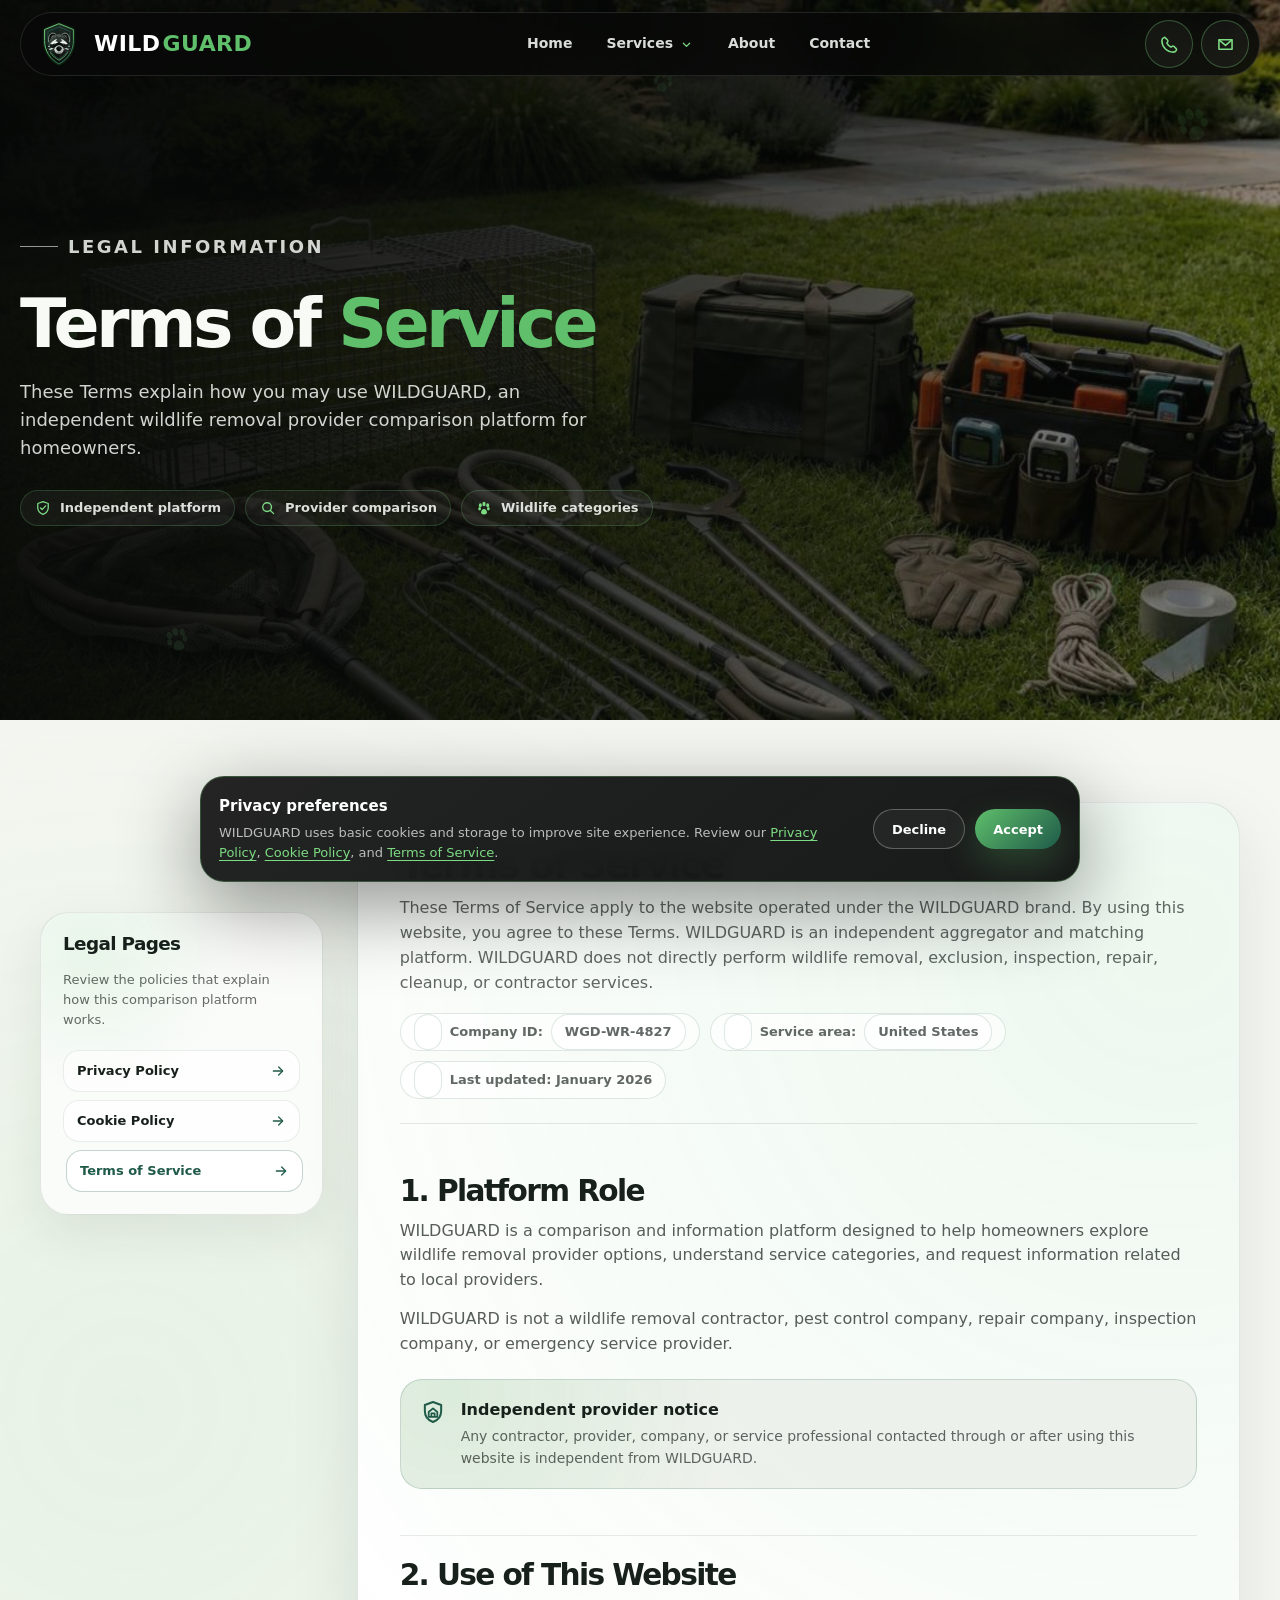
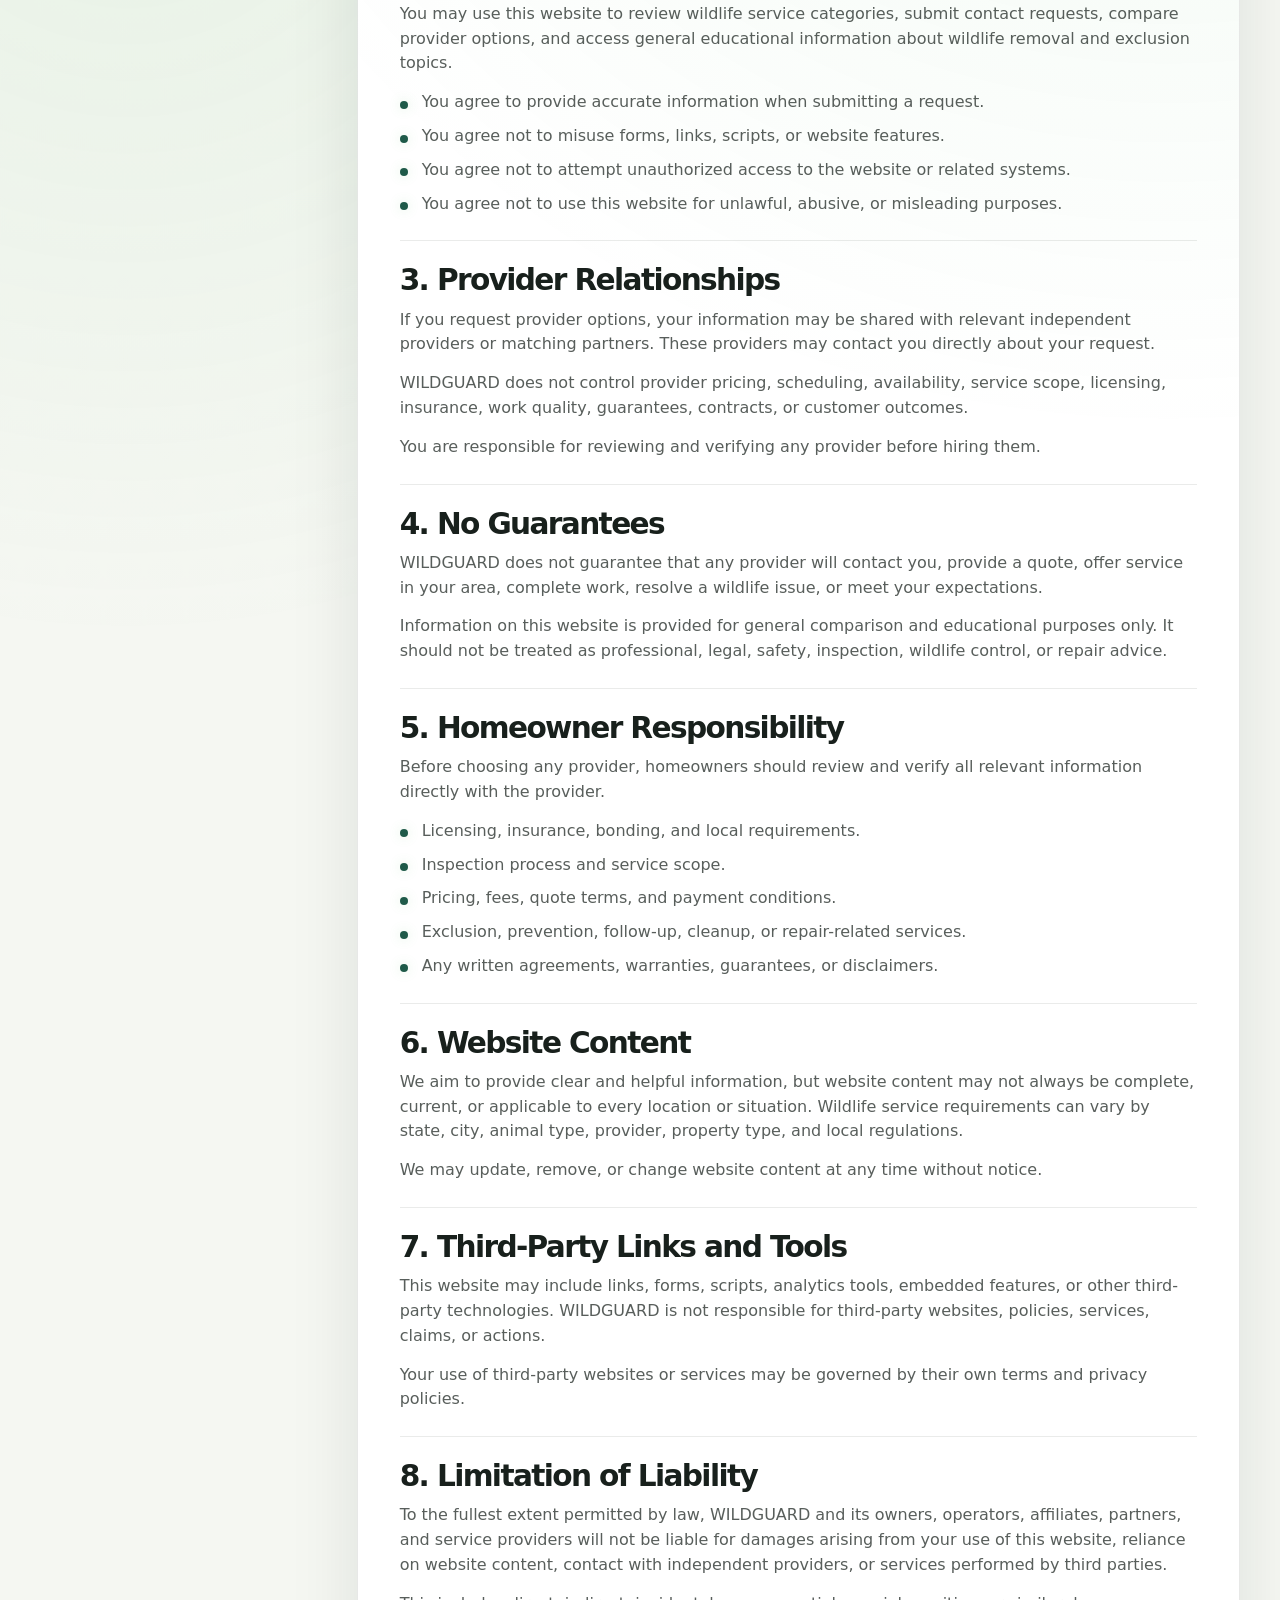
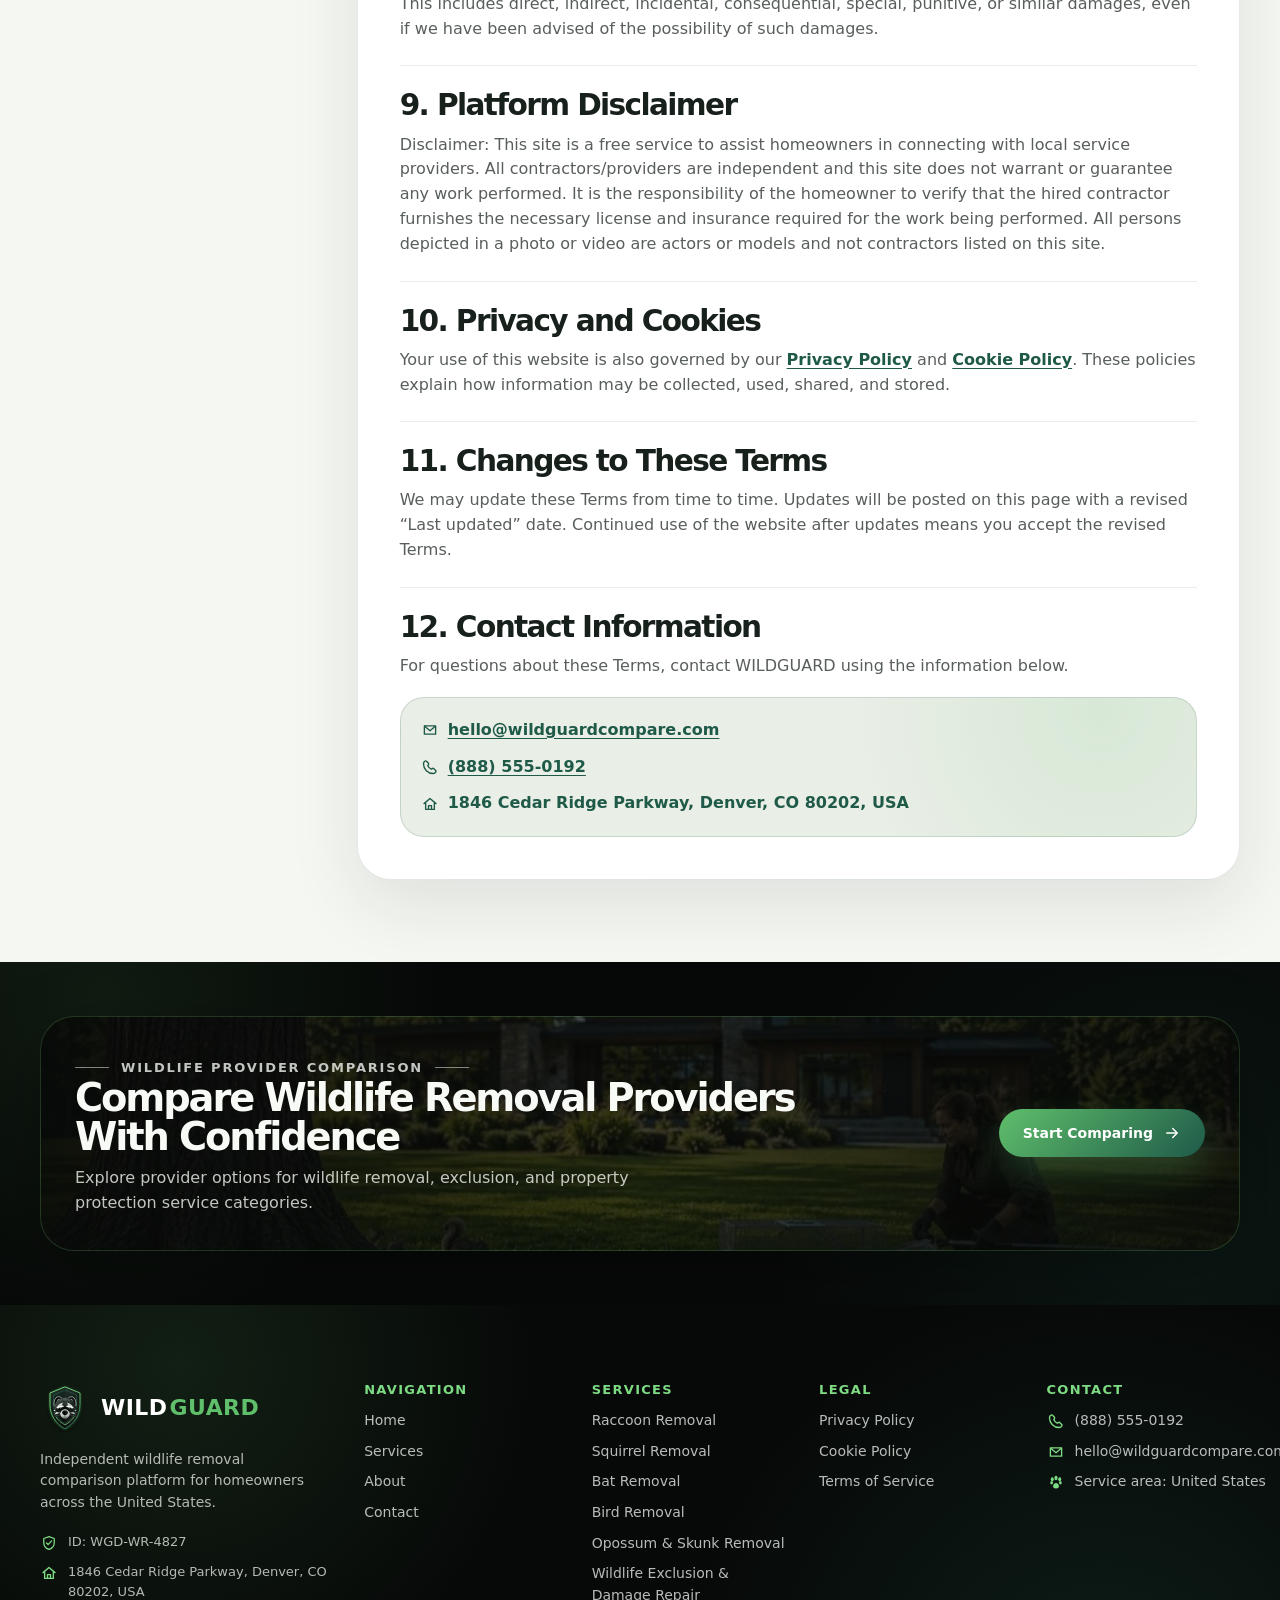
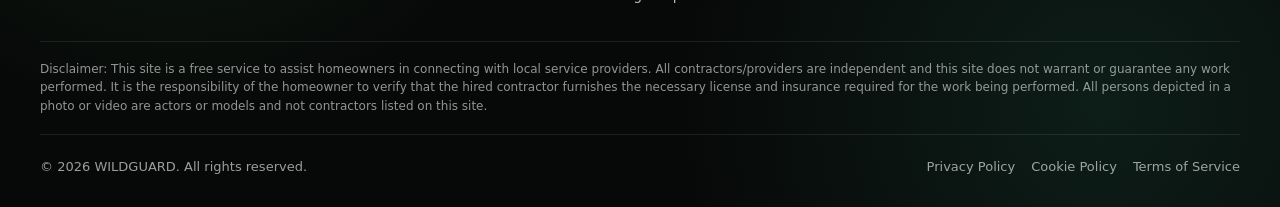
<file: terms-of-service.html>
<!DOCTYPE html>
<html lang="en">

<head>
    <meta charset="UTF-8" />
    <meta name="viewport" content="width=device-width, initial-scale=1.0" />

    <title>Terms of Service | WILDGUARD</title>
    <meta name="description"
        content="Read the WILDGUARD Terms of Service for this independent wildlife removal provider comparison platform." />

        <link rel="icon" type="image/svg+xml" href="assets/icons/favicon.svg" />
    <link rel="stylesheet" href="css/style.css" />

    <script src="js/config.js" defer></script>
    <script src="js/main.js" defer></script>
    <script src="js/legal.js" defer></script>
</head>

<body class="page page-legal page-terms">
    <div data-site-header></div>

    <main id="main">
        <section class="hero legal-hero" aria-labelledby="terms-title" data-paw-field>
            <div class="container-wide">
                <div class="hero__content">
                    <p class="hero__kicker">Legal information</p>

                    <h1 id="terms-title">
                        Terms of
                        <span class="text-green">Service</span>
                    </h1>

                    <p>
                        These Terms explain how you may use <span data-company-name>WILDGUARD</span>,
                        an independent wildlife removal provider comparison platform for homeowners.
                    </p>

                    <div class="hero__chips" aria-label="Terms quick details">
                        <span class="hero-chip">
                            <span class="svg-icon" data-icon="shield"></span>
                            Independent platform
                        </span>

                        <span class="hero-chip">
                            <span class="svg-icon" data-icon="search"></span>
                            Provider comparison
                        </span>

                        <span class="hero-chip">
                            <span class="svg-icon" data-icon="paw"></span>
                            Wildlife categories
                        </span>
                    </div>
                </div>
            </div>
        </section>

        <section class="legal-content section section--light" aria-labelledby="terms-content-title">
            <div class="container">
                <div class="legal-layout">
                    <aside class="legal-sidebar" aria-label="Legal page navigation">
                        <h2>Legal Pages</h2>
                        <p>
                            Review the policies that explain how this comparison platform works.
                        </p>

                        <nav class="legal-sidebar__links" aria-label="Legal links">
                            <a href="privacy-policy.html">
                                Privacy Policy
                                <span class="svg-icon" data-icon="arrow"></span>
                            </a>

                            <a href="cookie-policy.html">
                                Cookie Policy
                                <span class="svg-icon" data-icon="arrow"></span>
                            </a>

                            <a class="is-active" href="terms-of-service.html">
                                Terms of Service
                                <span class="svg-icon" data-icon="arrow"></span>
                            </a>
                        </nav>
                    </aside>

                    <article class="legal-card">
                        <div class="legal-card__intro">
                            <h2 id="terms-content-title">Terms of Service</h2>

                            <p>
                                These Terms of Service apply to the website operated under the
                                <span data-company-name>WILDGUARD</span> brand. By using this website,
                                you agree to these Terms. WILDGUARD is an independent aggregator and
                                matching platform. WILDGUARD does not directly perform wildlife removal,
                                exclusion, inspection, repair, cleanup, or contractor services.
                            </p>

                            <div class="legal-meta" aria-label="Terms details">
                                <span>
                                    <span class="svg-icon" data-icon="shield"></span>
                                    Company ID: <span data-company-id>WGD-WR-4827</span>
                                </span>

                                <span>
                                    <span class="svg-icon" data-icon="home"></span>
                                    Service area: <span data-service-area>United States</span>
                                </span>

                                <span>
                                    <span class="svg-icon" data-icon="calendar"></span>
                                    Last updated: January 2026
                                </span>
                            </div>
                        </div>

                        <section class="legal-section" id="platform-role">
                            <h2>1. Platform Role</h2>

                            <p>
                                WILDGUARD is a comparison and information platform designed to help
                                homeowners explore wildlife removal provider options, understand service
                                categories, and request information related to local providers.
                            </p>

                            <p>
                                WILDGUARD is not a wildlife removal contractor, pest control company,
                                repair company, inspection company, or emergency service provider.
                            </p>

                            <div class="legal-note">
                                <span class="svg-icon" data-icon="shield-home"></span>
                                <div>
                                    <strong>Independent provider notice</strong>
                                    <p>
                                        Any contractor, provider, company, or service professional contacted
                                        through or after using this website is independent from WILDGUARD.
                                    </p>
                                </div>
                            </div>
                        </section>

                        <section class="legal-section" id="use-of-website">
                            <h2>2. Use of This Website</h2>

                            <p>
                                You may use this website to review wildlife service categories, submit
                                contact requests, compare provider options, and access general educational
                                information about wildlife removal and exclusion topics.
                            </p>

                            <ul>
                                <li>You agree to provide accurate information when submitting a request.</li>
                                <li>You agree not to misuse forms, links, scripts, or website features.</li>
                                <li>You agree not to attempt unauthorized access to the website or related systems.</li>
                                <li>You agree not to use this website for unlawful, abusive, or misleading purposes.
                                </li>
                            </ul>
                        </section>

                        <section class="legal-section" id="provider-relationships">
                            <h2>3. Provider Relationships</h2>

                            <p>
                                If you request provider options, your information may be shared with
                                relevant independent providers or matching partners. These providers may
                                contact you directly about your request.
                            </p>

                            <p>
                                WILDGUARD does not control provider pricing, scheduling, availability,
                                service scope, licensing, insurance, work quality, guarantees, contracts,
                                or customer outcomes.
                            </p>

                            <p>
                                You are responsible for reviewing and verifying any provider before
                                hiring them.
                            </p>
                        </section>

                        <section class="legal-section" id="no-guarantees">
                            <h2>4. No Guarantees</h2>

                            <p>
                                WILDGUARD does not guarantee that any provider will contact you, provide
                                a quote, offer service in your area, complete work, resolve a wildlife
                                issue, or meet your expectations.
                            </p>

                            <p>
                                Information on this website is provided for general comparison and
                                educational purposes only. It should not be treated as professional,
                                legal, safety, inspection, wildlife control, or repair advice.
                            </p>
                        </section>

                        <section class="legal-section" id="homeowner-responsibility">
                            <h2>5. Homeowner Responsibility</h2>

                            <p>
                                Before choosing any provider, homeowners should review and verify all
                                relevant information directly with the provider.
                            </p>

                            <ul>
                                <li>Licensing, insurance, bonding, and local requirements.</li>
                                <li>Inspection process and service scope.</li>
                                <li>Pricing, fees, quote terms, and payment conditions.</li>
                                <li>Exclusion, prevention, follow-up, cleanup, or repair-related services.</li>
                                <li>Any written agreements, warranties, guarantees, or disclaimers.</li>
                            </ul>
                        </section>

                        <section class="legal-section" id="content-accuracy">
                            <h2>6. Website Content</h2>

                            <p>
                                We aim to provide clear and helpful information, but website content may
                                not always be complete, current, or applicable to every location or situation.
                                Wildlife service requirements can vary by state, city, animal type, provider,
                                property type, and local regulations.
                            </p>

                            <p>
                                We may update, remove, or change website content at any time without notice.
                            </p>
                        </section>

                        <section class="legal-section" id="third-party-links">
                            <h2>7. Third-Party Links and Tools</h2>

                            <p>
                                This website may include links, forms, scripts, analytics tools, embedded
                                features, or other third-party technologies. WILDGUARD is not responsible
                                for third-party websites, policies, services, claims, or actions.
                            </p>

                            <p>
                                Your use of third-party websites or services may be governed by their own
                                terms and privacy policies.
                            </p>
                        </section>

                        <section class="legal-section" id="limitation-of-liability">
                            <h2>8. Limitation of Liability</h2>

                            <p>
                                To the fullest extent permitted by law, WILDGUARD and its owners,
                                operators, affiliates, partners, and service providers will not be liable
                                for damages arising from your use of this website, reliance on website
                                content, contact with independent providers, or services performed by
                                third parties.
                            </p>

                            <p>
                                This includes direct, indirect, incidental, consequential, special,
                                punitive, or similar damages, even if we have been advised of the
                                possibility of such damages.
                            </p>
                        </section>

                        <section class="legal-section" id="disclaimer">
                            <h2>9. Platform Disclaimer</h2>

                            <p data-disclaimer>
                                Disclaimer: This site is a free service to assist homeowners in connecting with local
                                service providers. All contractors/providers are independent and this site does not
                                warrant or guarantee any work performed. It is the responsibility of the homeowner to
                                verify that the hired contractor furnishes the necessary license and insurance required
                                for the work being performed. All persons depicted in a photo or video are actors or
                                models and not contractors listed on this site.
                            </p>
                        </section>

                        <section class="legal-section" id="privacy">
                            <h2>10. Privacy and Cookies</h2>

                            <p>
                                Your use of this website is also governed by our
                                <a href="privacy-policy.html">Privacy Policy</a> and
                                <a href="cookie-policy.html">Cookie Policy</a>. These policies explain
                                how information may be collected, used, shared, and stored.
                            </p>
                        </section>

                        <section class="legal-section" id="changes">
                            <h2>11. Changes to These Terms</h2>

                            <p>
                                We may update these Terms from time to time. Updates will be posted on
                                this page with a revised “Last updated” date. Continued use of the website
                                after updates means you accept the revised Terms.
                            </p>
                        </section>

                        <section class="legal-section" id="contact">
                            <h2>12. Contact Information</h2>

                            <p>
                                For questions about these Terms, contact
                                <span data-company-name>WILDGUARD</span> using the information below.
                            </p>

                            <div class="legal-contact-box">
                                <a href="mailto:hello@wildguardcompare.com" data-email-link>
                                    <span class="svg-icon" data-icon="mail"></span>
                                    <span data-email>hello@wildguardcompare.com</span>
                                </a>

                                <a href="tel:+18885550192" data-phone-link>
                                    <span class="svg-icon" data-icon="phone"></span>
                                    <span data-phone-display>(888) 555-0192</span>
                                </a>

                                <span>
                                    <span class="svg-icon" data-icon="home"></span>
                                    <span data-address>1846 Cedar Ridge Parkway, Denver, CO 80202, USA</span>
                                </span>
                            </div>
                        </section>
                    </article>
                </div>
            </div>
        </section>

        <section class="section section--dark section--compact legal-final-section">
            <div class="container">
                <div class="final-cta legal-final-cta">
                    <div class="final-cta__inner">
                        <div>
                            <p class="section-kicker">Wildlife provider comparison</p>
                            <h2>Compare Wildlife Removal Providers With Confidence</h2>
                            <p>
                                Explore provider options for wildlife removal, exclusion, and property
                                protection service categories.
                            </p>
                        </div>

                        <a class="button button--primary" href="contact.html#contact-form">
                            <span>Start Comparing</span>
                            <span class="svg-icon" data-icon="arrow"></span>
                        </a>
                    </div>
                </div>
            </div>
        </section>
    </main>

    <div data-site-footer></div>
</body>

</html>
</file>
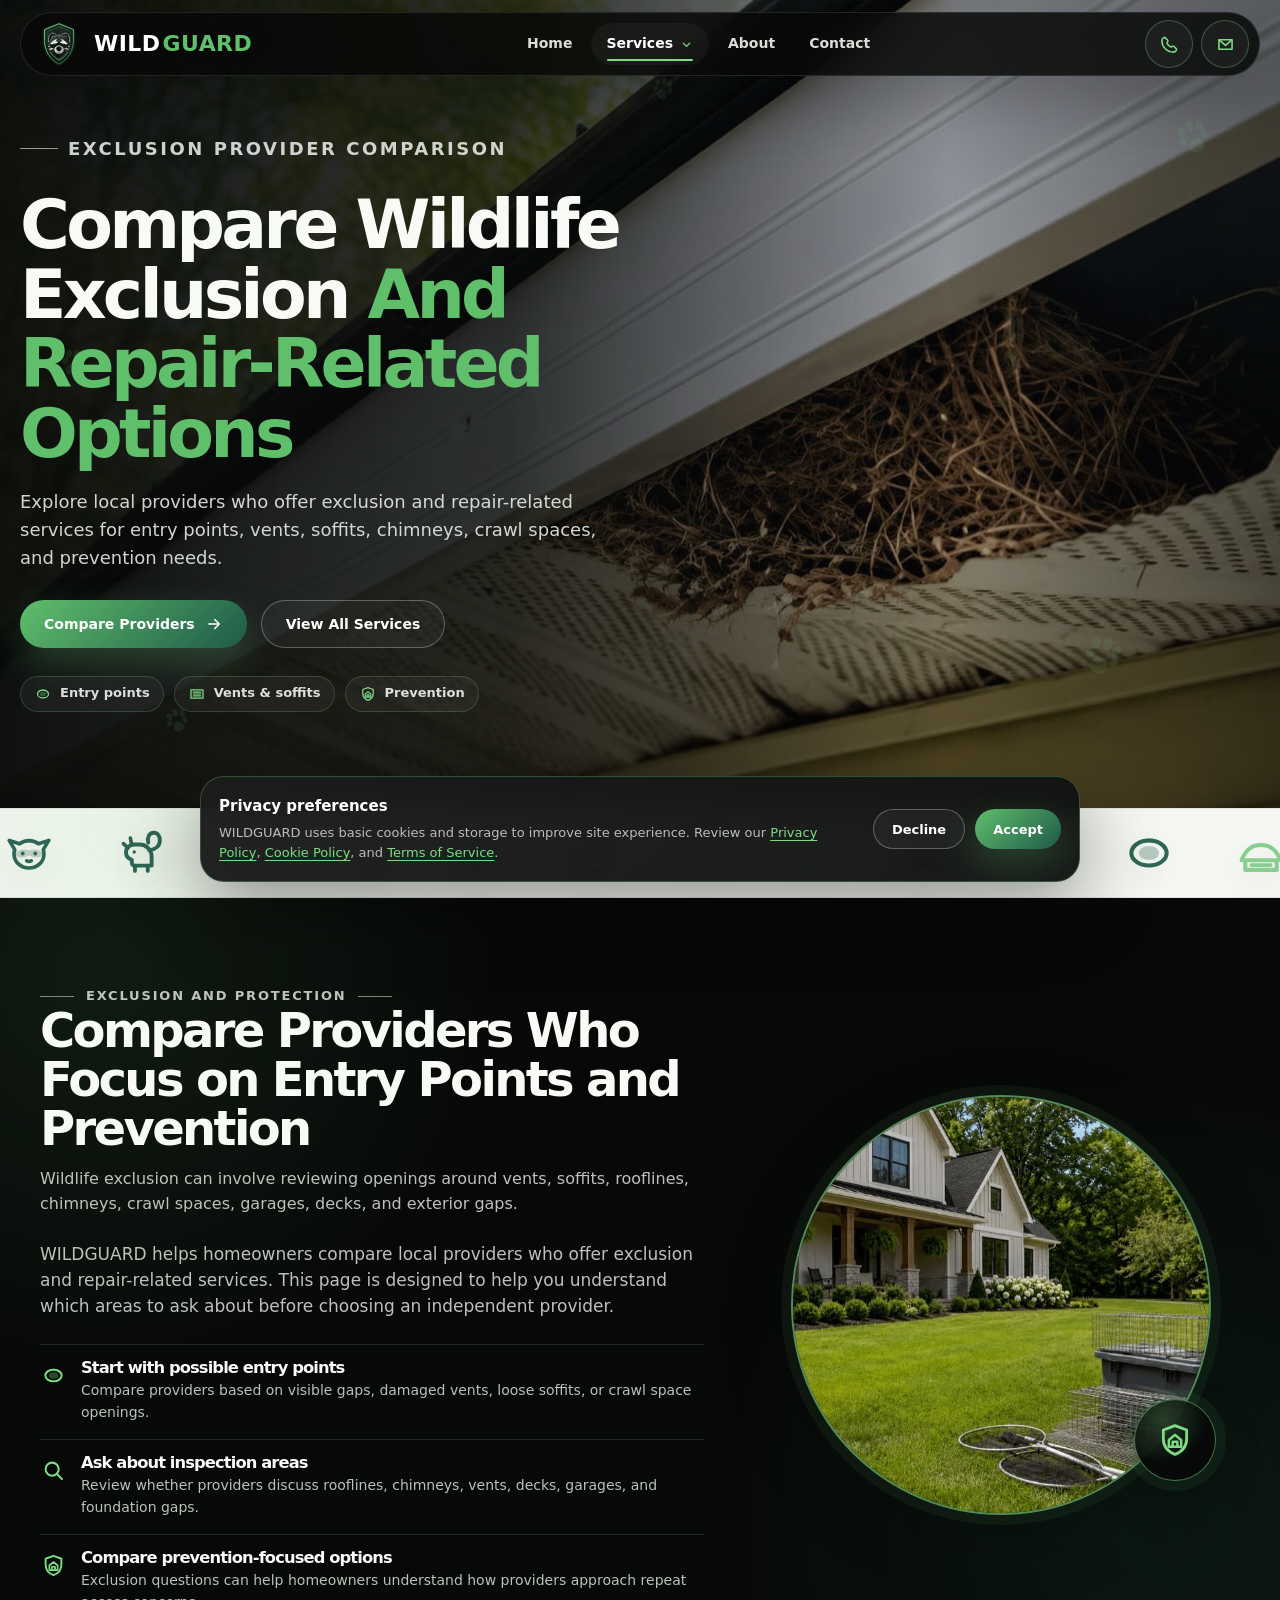
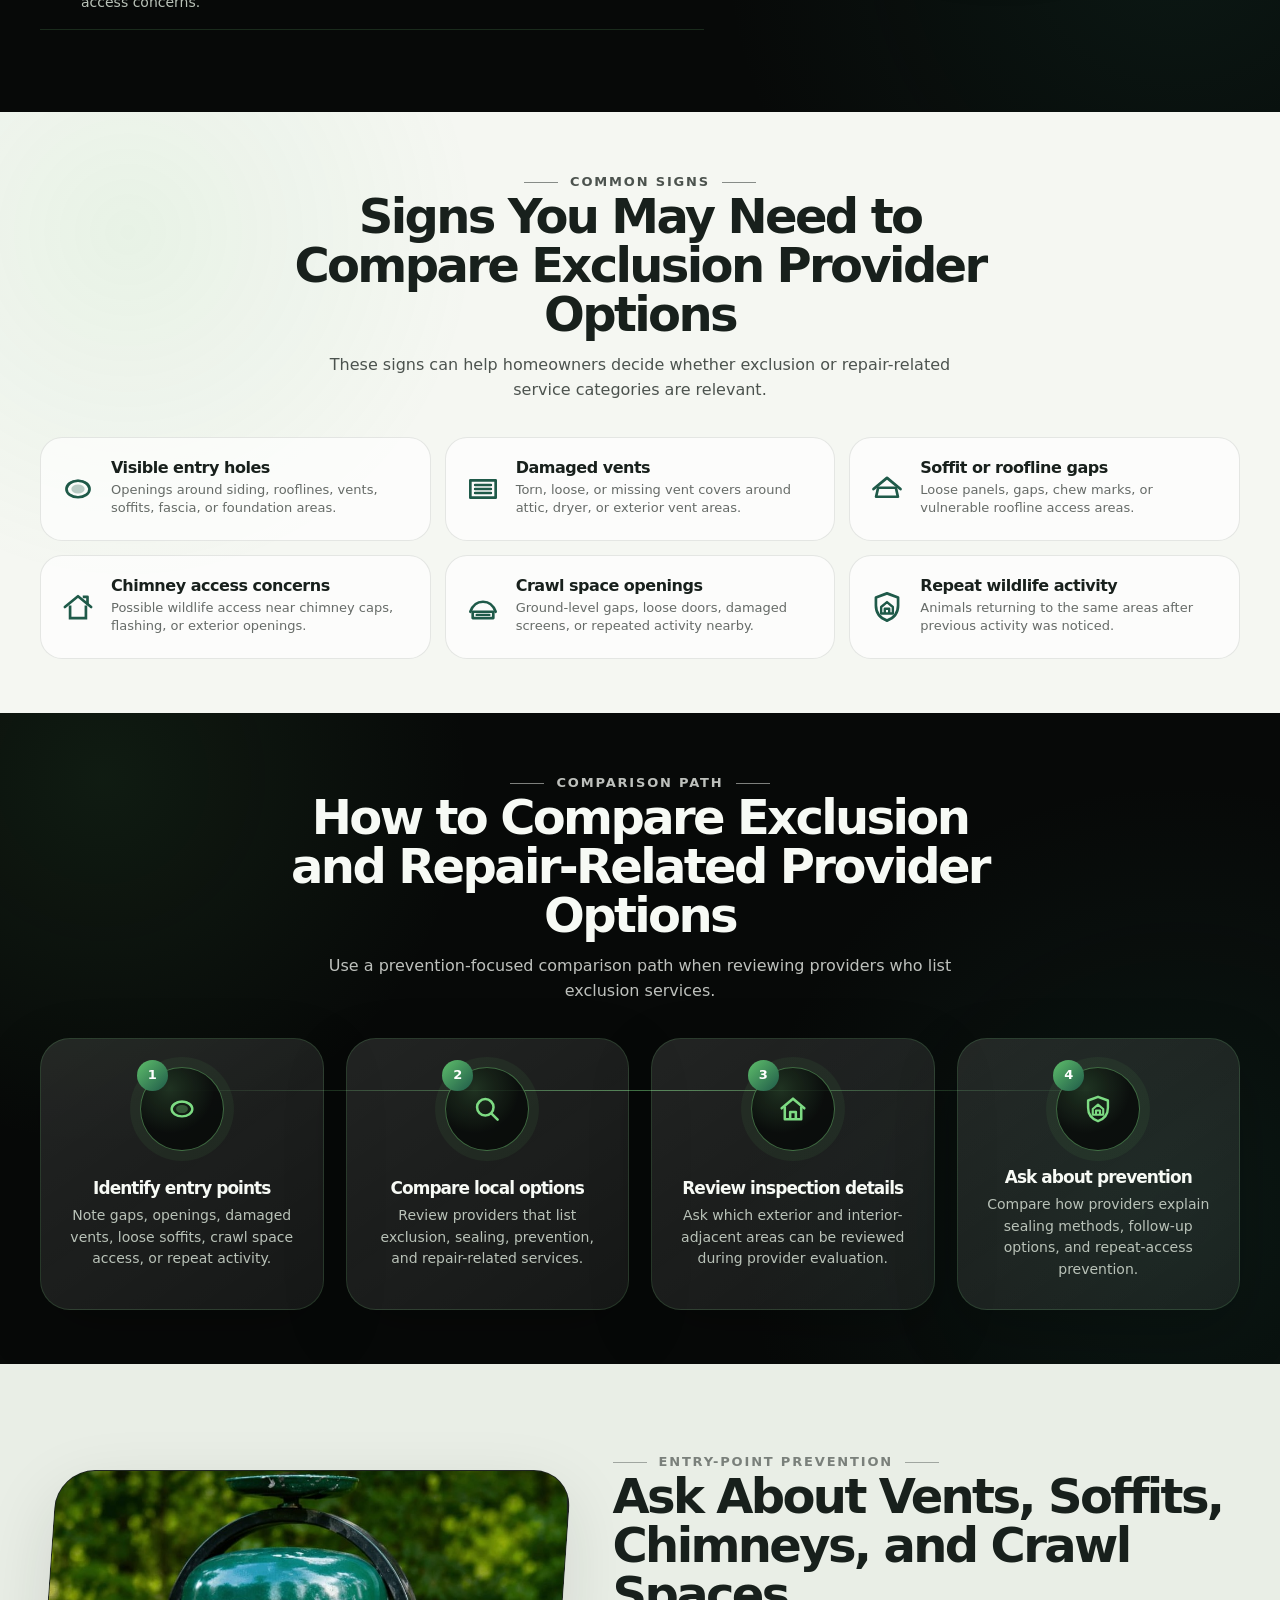
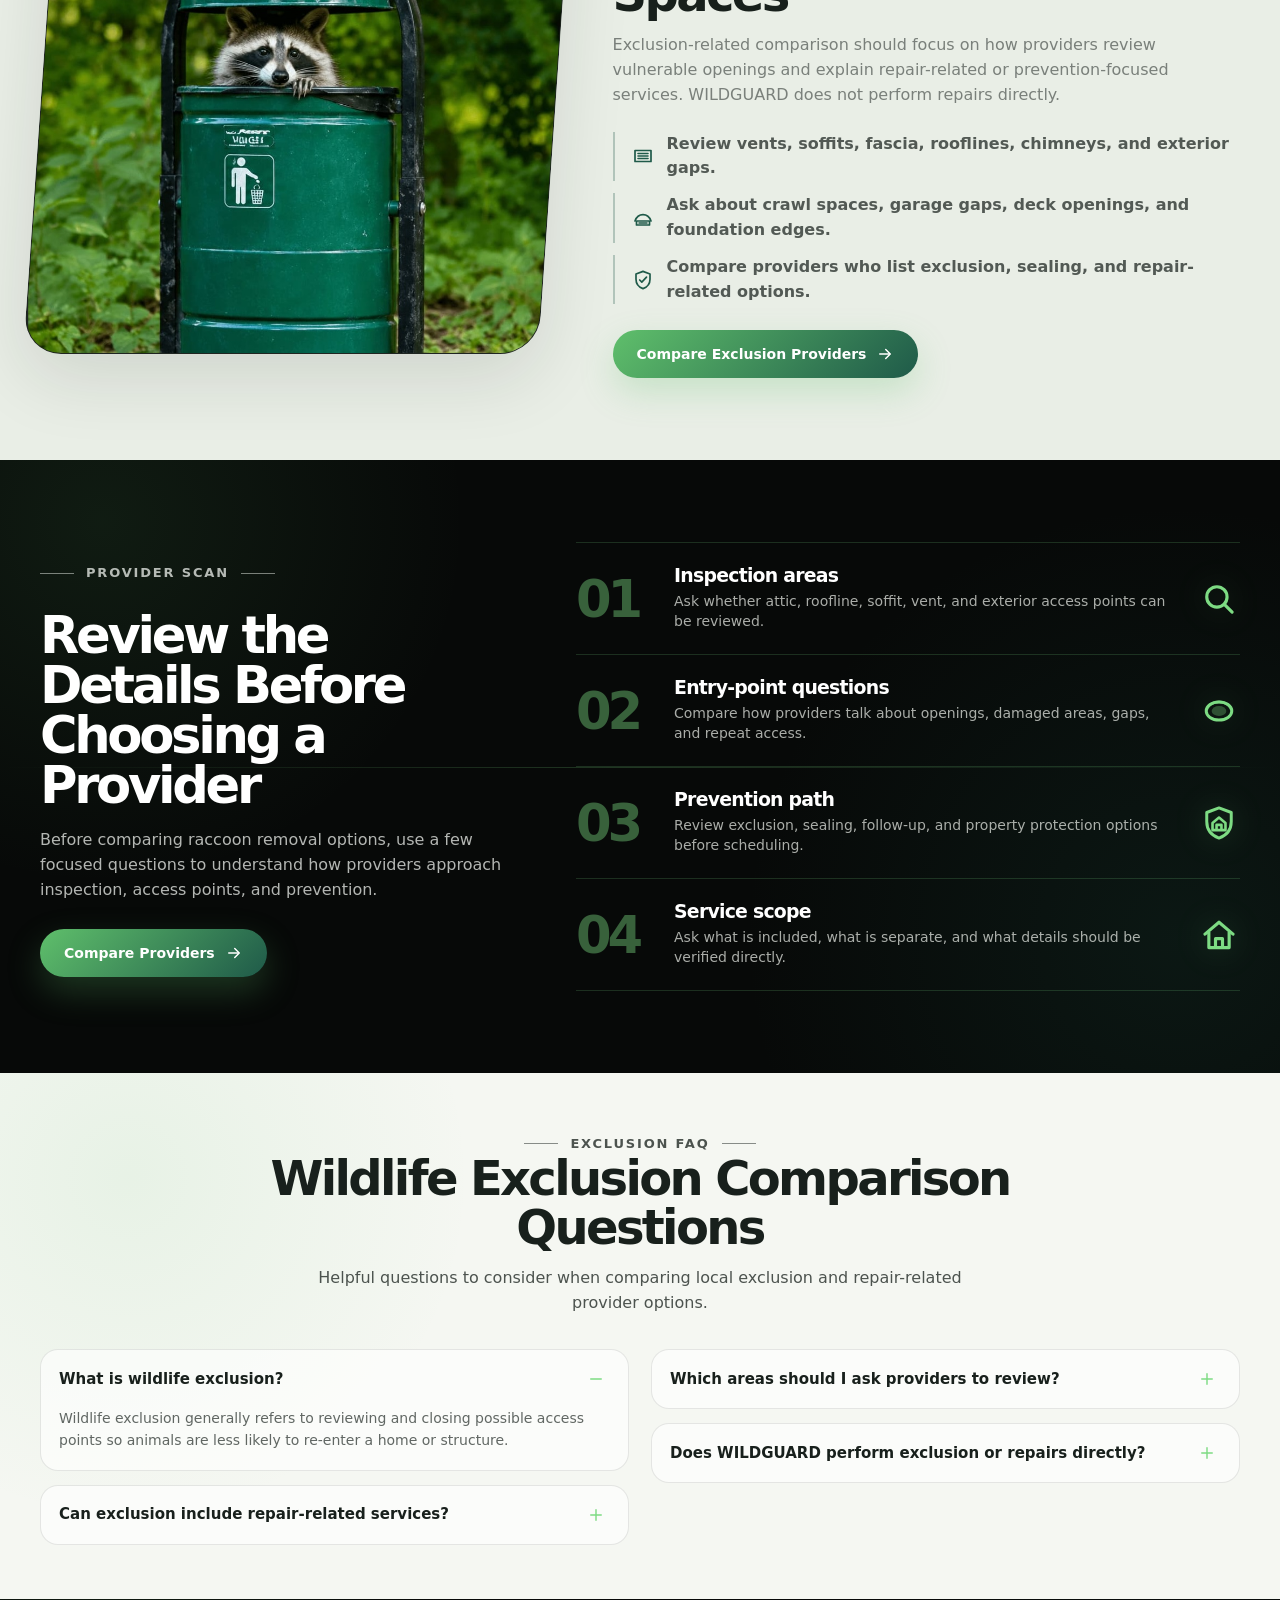
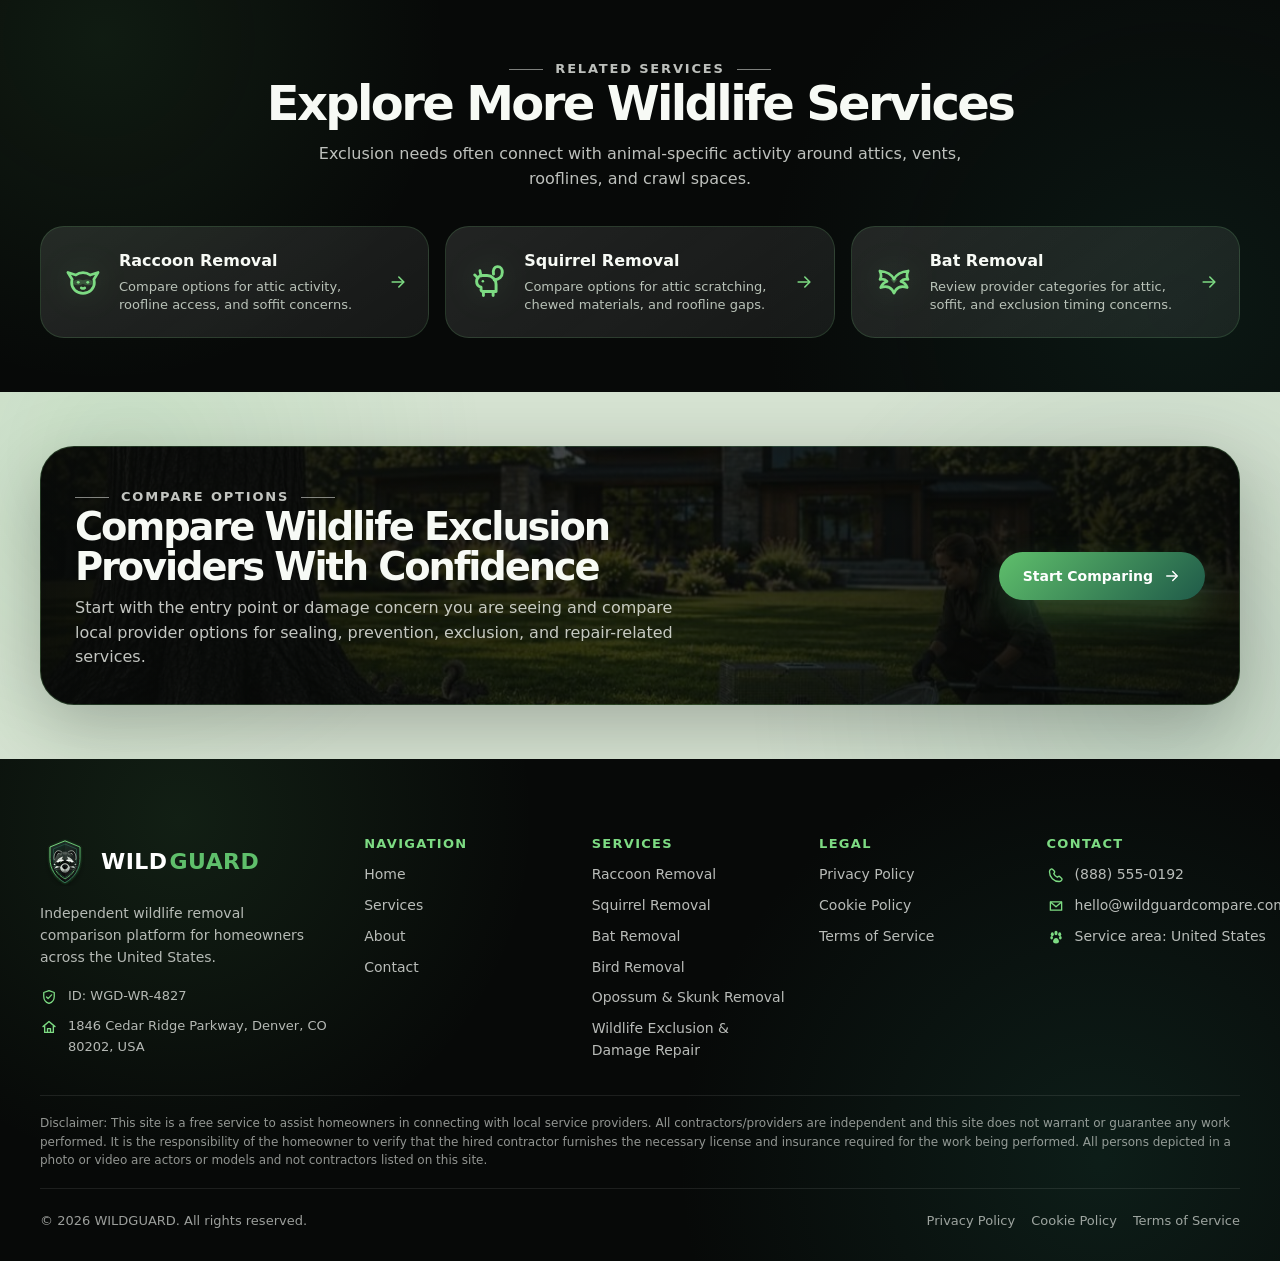
<file: wildlife-exclusion-damage-repair.html>
<!DOCTYPE html>
<html lang="en">

<head>
    <meta charset="UTF-8" />
    <meta name="viewport" content="width=device-width, initial-scale=1.0" />

    <title>Wildlife Exclusion & Damage Repair Provider Comparison | WILDGUARD</title>
    <meta name="description"
        content="Compare local providers for wildlife exclusion and repair-related services, including entry point sealing, vents, soffits, chimneys, crawl spaces, and prevention options." />

    <link rel="icon" type="image/svg+xml" href="assets/icons/favicon.svg" />
    <link rel="stylesheet" href="css/style.css" />

    <script src="js/config.js" defer></script>
    <script src="js/main.js" defer></script>
    <script src="js/service-page.js" defer></script>
</head>

<body class="page page-service page-exclusion" data-service-page="exclusion">
    <div data-site-header></div>

    <main id="main">
        <section class="hero service-hero" aria-labelledby="service-hero-title" data-paw-field>
            <div class="container-wide">
                <div class="hero__content">
                    <p class="hero__kicker">Exclusion provider comparison</p>

                    <h1 id="service-hero-title">
                        Compare Wildlife Exclusion
                        <span class="text-green">And Repair-Related Options</span>
                    </h1>

                    <p>
                        Explore local providers who offer exclusion and repair-related services
                        for entry points, vents, soffits, chimneys, crawl spaces, and prevention needs.
                    </p>

                    <div class="hero__actions" aria-label="Exclusion service actions">
                        <a class="button button--primary" href="contact.html#contact-form">
                            <span>Compare Providers</span>
                            <span class="svg-icon" data-icon="arrow"></span>
                        </a>

                        <a class="button button--secondary" href="services.html">
                            <span>View All Services</span>
                        </a>
                    </div>

                    <div class="hero__chips" aria-label="Exclusion service topics">
                        <span class="hero-chip">
                            <span class="svg-icon" data-icon="hole"></span>
                            Entry points
                        </span>

                        <span class="hero-chip">
                            <span class="svg-icon" data-icon="vent"></span>
                            Vents & soffits
                        </span>

                        <span class="hero-chip">
                            <span class="svg-icon" data-icon="shield-home"></span>
                            Prevention
                        </span>
                    </div>
                </div>
            </div>
        </section>

        <section class="service-icon-marquee section section--light" aria-label="Wildlife and home protection icons">
            <div class="service-icon-marquee__track">
                <div class="service-icon-marquee__group">
                    <span class="svg-icon" data-icon="raccoon"></span>
                    <span class="svg-icon" data-icon="squirrel"></span>
                    <span class="svg-icon" data-icon="bat"></span>
                    <span class="svg-icon" data-icon="bird"></span>
                    <span class="svg-icon" data-icon="paw"></span>
                    <span class="svg-icon" data-icon="attic"></span>
                    <span class="svg-icon" data-icon="roof"></span>
                    <span class="svg-icon" data-icon="chimney"></span>
                    <span class="svg-icon" data-icon="vent"></span>
                    <span class="svg-icon" data-icon="shield-home"></span>
                    <span class="svg-icon" data-icon="hole"></span>
                    <span class="svg-icon" data-icon="crawl"></span>
                </div>

                <div class="service-icon-marquee__group" aria-hidden="true">
                    <span class="svg-icon" data-icon="raccoon"></span>
                    <span class="svg-icon" data-icon="squirrel"></span>
                    <span class="svg-icon" data-icon="bat"></span>
                    <span class="svg-icon" data-icon="bird"></span>
                    <span class="svg-icon" data-icon="paw"></span>
                    <span class="svg-icon" data-icon="attic"></span>
                    <span class="svg-icon" data-icon="roof"></span>
                    <span class="svg-icon" data-icon="chimney"></span>
                    <span class="svg-icon" data-icon="vent"></span>
                    <span class="svg-icon" data-icon="shield-home"></span>
                    <span class="svg-icon" data-icon="hole"></span>
                    <span class="svg-icon" data-icon="crawl"></span>
                </div>
            </div>
        </section>

        <section class="service-intro section section--dark" aria-labelledby="intro-title">
            <div class="container">
                <div class="service-intro__grid">
                    <div class="service-intro__content">
                        <div class="section-heading">
                            <p class="section-kicker">Exclusion and protection</p>
                            <h2 id="intro-title">Compare Providers Who Focus on Entry Points and Prevention</h2>
                            <p>
                                Wildlife exclusion can involve reviewing openings around vents, soffits,
                                rooflines, chimneys, crawl spaces, garages, decks, and exterior gaps.
                            </p>
                        </div>

                        <p class="service-intro__text">
                            WILDGUARD helps homeowners compare local providers who offer exclusion
                            and repair-related services. This page is designed to help you understand
                            which areas to ask about before choosing an independent provider.
                        </p>

                        <div class="service-keypoints">
                            <article class="service-keypoint">
                                <span class="svg-icon" data-icon="hole"></span>
                                <div>
                                    <h3>Start with possible entry points</h3>
                                    <p>Compare providers based on visible gaps, damaged vents, loose soffits, or crawl
                                        space openings.</p>
                                </div>
                            </article>

                            <article class="service-keypoint">
                                <span class="svg-icon" data-icon="search"></span>
                                <div>
                                    <h3>Ask about inspection areas</h3>
                                    <p>Review whether providers discuss rooflines, chimneys, vents, decks, garages, and
                                        foundation gaps.</p>
                                </div>
                            </article>

                            <article class="service-keypoint">
                                <span class="svg-icon" data-icon="shield-home"></span>
                                <div>
                                    <h3>Compare prevention-focused options</h3>
                                    <p>Exclusion questions can help homeowners understand how providers approach repeat
                                        access concerns.</p>
                                </div>
                            </article>
                        </div>
                    </div>

                    <div class="service-intro__visual">
                        <div class="circle-photo service-intro__photo">
                            <img src="assets/images/exclusion-service.jpg"
                                alt="Home exterior entry point being reviewed for wildlife exclusion" />
                        </div>

                        <div class="service-intro__badge" aria-label="Wildlife exclusion service category">
                            <span class="svg-icon" data-icon="shield-home"></span>
                        </div>
                    </div>
                </div>
            </div>
        </section>

        <section class="service-signs section section--light section--compact" aria-labelledby="signs-title">
            <div class="container">
                <div class="section-heading section-heading--center">
                    <p class="section-kicker">Common signs</p>
                    <h2 id="signs-title">Signs You May Need to Compare Exclusion Provider Options</h2>
                    <p>
                        These signs can help homeowners decide whether exclusion or repair-related service categories
                        are relevant.
                    </p>
                </div>

                <div class="service-signs__grid">
                    <article class="service-sign">
                        <span class="svg-icon" data-icon="hole"></span>
                        <div>
                            <h3>Visible entry holes</h3>
                            <p>Openings around siding, rooflines, vents, soffits, fascia, or foundation areas.</p>
                        </div>
                    </article>

                    <article class="service-sign">
                        <span class="svg-icon" data-icon="vent"></span>
                        <div>
                            <h3>Damaged vents</h3>
                            <p>Torn, loose, or missing vent covers around attic, dryer, or exterior vent areas.</p>
                        </div>
                    </article>

                    <article class="service-sign">
                        <span class="svg-icon" data-icon="roof"></span>
                        <div>
                            <h3>Soffit or roofline gaps</h3>
                            <p>Loose panels, gaps, chew marks, or vulnerable roofline access areas.</p>
                        </div>
                    </article>

                    <article class="service-sign">
                        <span class="svg-icon" data-icon="chimney"></span>
                        <div>
                            <h3>Chimney access concerns</h3>
                            <p>Possible wildlife access near chimney caps, flashing, or exterior openings.</p>
                        </div>
                    </article>

                    <article class="service-sign">
                        <span class="svg-icon" data-icon="crawl"></span>
                        <div>
                            <h3>Crawl space openings</h3>
                            <p>Ground-level gaps, loose doors, damaged screens, or repeated activity nearby.</p>
                        </div>
                    </article>

                    <article class="service-sign">
                        <span class="svg-icon" data-icon="shield-home"></span>
                        <div>
                            <h3>Repeat wildlife activity</h3>
                            <p>Animals returning to the same areas after previous activity was noticed.</p>
                        </div>
                    </article>
                </div>
            </div>
        </section>

        <section class="service-process section section--dark section--compact" aria-labelledby="process-title">
            <div class="container">
                <div class="section-heading section-heading--center">
                    <p class="section-kicker">Comparison path</p>
                    <h2 id="process-title">How to Compare Exclusion and Repair-Related Provider Options</h2>
                    <p>
                        Use a prevention-focused comparison path when reviewing providers who list exclusion services.
                    </p>
                </div>

                <div class="service-process__timeline">
                    <article class="service-step">
                        <span class="service-step__icon">
                            <span class="service-step__number">1</span>
                            <span class="svg-icon" data-icon="hole"></span>
                        </span>

                        <div>
                            <h3>Identify entry points</h3>
                            <p>Note gaps, openings, damaged vents, loose soffits, crawl space access, or repeat
                                activity.</p>
                        </div>
                    </article>

                    <article class="service-step">
                        <span class="service-step__icon">
                            <span class="service-step__number">2</span>
                            <span class="svg-icon" data-icon="search"></span>
                        </span>

                        <div>
                            <h3>Compare local options</h3>
                            <p>Review providers that list exclusion, sealing, prevention, and repair-related services.
                            </p>
                        </div>
                    </article>

                    <article class="service-step">
                        <span class="service-step__icon">
                            <span class="service-step__number">3</span>
                            <span class="svg-icon" data-icon="home"></span>
                        </span>

                        <div>
                            <h3>Review inspection details</h3>
                            <p>Ask which exterior and interior-adjacent areas can be reviewed during provider
                                evaluation.</p>
                        </div>
                    </article>

                    <article class="service-step">
                        <span class="service-step__icon">
                            <span class="service-step__number">4</span>
                            <span class="svg-icon" data-icon="shield-home"></span>
                        </span>

                        <div>
                            <h3>Ask about prevention</h3>
                            <p>Compare how providers explain sealing methods, follow-up options, and repeat-access
                                prevention.</p>
                        </div>
                    </article>
                </div>
            </div>
        </section>

        <section class="service-prevention section section--soft" aria-labelledby="prevention-title">
            <div class="container">
                <div class="service-prevention__grid">
                    <div class="service-prevention__photo">
                        <img src="assets/images/card-1.jpg"
                            alt="Residential roofline and exterior access areas for wildlife exclusion review" />
                    </div>

                    <div class="service-prevention__content">
                        <div class="section-heading">
                            <p class="section-kicker">Entry-point prevention</p>
                            <h2 id="prevention-title">Ask About Vents, Soffits, Chimneys, and Crawl Spaces</h2>
                            <p>
                                Exclusion-related comparison should focus on how providers review vulnerable
                                openings and explain repair-related or prevention-focused services. WILDGUARD
                                does not perform repairs directly.
                            </p>
                        </div>

                        <div class="service-prevention__lines">
                            <p>
                                <span class="svg-icon" data-icon="vent"></span>
                                Review vents, soffits, fascia, rooflines, chimneys, and exterior gaps.
                            </p>

                            <p>
                                <span class="svg-icon" data-icon="crawl"></span>
                                Ask about crawl spaces, garage gaps, deck openings, and foundation edges.
                            </p>

                            <p>
                                <span class="svg-icon" data-icon="shield"></span>
                                Compare providers who list exclusion, sealing, and repair-related options.
                            </p>
                        </div>

                        <a class="button button--primary" href="contact.html#contact-form">
                            <span>Compare Exclusion Providers</span>
                            <span class="svg-icon" data-icon="arrow"></span>
                        </a>
                    </div>
                </div>
            </div>
        </section>

        <section class="service-scan section section--dark" aria-labelledby="scan-title">
            <div class="container">
                <div class="service-scan__grid">
                    <div class="service-scan__intro">
                        <p class="section-kicker">Provider scan</p>
                        <h2 id="scan-title">Review the Details Before Choosing a Provider</h2>
                        <p>
                            Before comparing raccoon removal options, use a few focused questions to understand
                            how providers approach inspection, access points, and prevention.
                        </p>

                        <a class="button button--primary" href="contact.html#contact-form">
                            <span>Compare Providers</span>
                            <span class="svg-icon" data-icon="arrow"></span>
                        </a>
                    </div>

                    <div class="service-scan__lines" aria-label="Provider comparison checkpoints">
                        <article class="service-scan-line">
                            <span class="service-scan-line__number">01</span>
                            <div>
                                <h3>Inspection areas</h3>
                                <p>Ask whether attic, roofline, soffit, vent, and exterior access points can be
                                    reviewed.</p>
                            </div>
                            <span class="svg-icon" data-icon="search"></span>
                        </article>

                        <article class="service-scan-line">
                            <span class="service-scan-line__number">02</span>
                            <div>
                                <h3>Entry-point questions</h3>
                                <p>Compare how providers talk about openings, damaged areas, gaps, and repeat access.
                                </p>
                            </div>
                            <span class="svg-icon" data-icon="hole"></span>
                        </article>

                        <article class="service-scan-line">
                            <span class="service-scan-line__number">03</span>
                            <div>
                                <h3>Prevention path</h3>
                                <p>Review exclusion, sealing, follow-up, and property protection options before
                                    scheduling.</p>
                            </div>
                            <span class="svg-icon" data-icon="shield-home"></span>
                        </article>

                        <article class="service-scan-line">
                            <span class="service-scan-line__number">04</span>
                            <div>
                                <h3>Service scope</h3>
                                <p>Ask what is included, what is separate, and what details should be verified directly.
                                </p>
                            </div>
                            <span class="svg-icon" data-icon="home"></span>
                        </article>
                    </div>
                </div>
            </div>
        </section>

        <section class="service-faq section section--light section--compact" aria-labelledby="faq-title">
            <div class="container">
                <div class="section-heading section-heading--center">
                    <p class="section-kicker">Exclusion FAQ</p>
                    <h2 id="faq-title">Wildlife Exclusion Comparison Questions</h2>
                    <p>
                        Helpful questions to consider when comparing local exclusion and repair-related provider
                        options.
                    </p>
                </div>

                <div class="faq-grid" data-accordion data-accordion-single>
                    <div class="faq-item is-open" data-accordion-item>
                        <button class="faq-item__button" type="button" data-accordion-trigger>
                            <span>What is wildlife exclusion?</span>
                            <span class="faq-item__icon">
                                <span class="svg-icon" data-icon="plus"></span>
                                <span class="svg-icon" data-icon="minus"></span>
                            </span>
                        </button>

                        <div class="faq-item__panel" data-accordion-panel>
                            <p>
                                Wildlife exclusion generally refers to reviewing and closing possible access points
                                so animals are less likely to re-enter a home or structure.
                            </p>
                        </div>
                    </div>

                    <div class="faq-item" data-accordion-item>
                        <button class="faq-item__button" type="button" data-accordion-trigger>
                            <span>Which areas should I ask providers to review?</span>
                            <span class="faq-item__icon">
                                <span class="svg-icon" data-icon="plus"></span>
                                <span class="svg-icon" data-icon="minus"></span>
                            </span>
                        </button>

                        <div class="faq-item__panel" data-accordion-panel hidden>
                            <p>
                                Ask about vents, soffits, chimneys, rooflines, fascia, crawl spaces,
                                foundation gaps, garage areas, deck openings, and any visible damage.
                            </p>
                        </div>
                    </div>

                    <div class="faq-item" data-accordion-item>
                        <button class="faq-item__button" type="button" data-accordion-trigger>
                            <span>Can exclusion include repair-related services?</span>
                            <span class="faq-item__icon">
                                <span class="svg-icon" data-icon="plus"></span>
                                <span class="svg-icon" data-icon="minus"></span>
                            </span>
                        </button>

                        <div class="faq-item__panel" data-accordion-panel hidden>
                            <p>
                                Some providers may list repair-related services connected to damaged vents,
                                soffits, screens, gaps, or other vulnerable areas. Verify details directly with each
                                provider.
                            </p>
                        </div>
                    </div>

                    <div class="faq-item" data-accordion-item>
                        <button class="faq-item__button" type="button" data-accordion-trigger>
                            <span>Does WILDGUARD perform exclusion or repairs directly?</span>
                            <span class="faq-item__icon">
                                <span class="svg-icon" data-icon="plus"></span>
                                <span class="svg-icon" data-icon="minus"></span>
                            </span>
                        </button>

                        <div class="faq-item__panel" data-accordion-panel hidden>
                            <p>
                                No. WILDGUARD is an independent comparison platform that helps homeowners
                                explore provider options. Providers are independent companies.
                            </p>
                        </div>
                    </div>
                </div>
            </div>
        </section>

        <section class="service-related section section--dark section--compact" aria-labelledby="related-title">
            <div class="container">
                <div class="section-heading section-heading--center">
                    <p class="section-kicker">Related services</p>
                    <h2 id="related-title">Explore More Wildlife Services</h2>
                    <p>
                        Exclusion needs often connect with animal-specific activity around attics, vents, rooflines, and
                        crawl spaces.
                    </p>
                </div>

                <div class="service-related__grid">
                    <a class="service-related-card" href="raccoon-removal.html">
                        <span class="svg-icon" data-icon="raccoon"></span>
                        <span>
                            <strong>Raccoon Removal</strong>
                            <small>Compare options for attic activity, roofline access, and soffit concerns.</small>
                        </span>
                        <span class="svg-icon" data-icon="arrow"></span>
                    </a>

                    <a class="service-related-card" href="squirrel-removal.html">
                        <span class="svg-icon" data-icon="squirrel"></span>
                        <span>
                            <strong>Squirrel Removal</strong>
                            <small>Compare options for attic scratching, chewed materials, and roofline gaps.</small>
                        </span>
                        <span class="svg-icon" data-icon="arrow"></span>
                    </a>

                    <a class="service-related-card" href="bat-removal.html">
                        <span class="svg-icon" data-icon="bat"></span>
                        <span>
                            <strong>Bat Removal</strong>
                            <small>Review provider categories for attic, soffit, and exclusion timing concerns.</small>
                        </span>
                        <span class="svg-icon" data-icon="arrow"></span>
                    </a>
                </div>
            </div>
        </section>

        <section class="section section--dark section--compact service-final-section">
            <div class="container">
                <div class="final-cta service-final-cta">
                    <div class="final-cta__inner">
                        <div>
                            <p class="section-kicker">Compare options</p>
                            <h2>Compare Wildlife Exclusion Providers With Confidence</h2>
                            <p>
                                Start with the entry point or damage concern you are seeing and compare
                                local provider options for sealing, prevention, exclusion, and repair-related services.
                            </p>
                        </div>

                        <a class="button button--primary" href="contact.html#contact-form">
                            <span>Start Comparing</span>
                            <span class="svg-icon" data-icon="arrow"></span>
                        </a>
                    </div>
                </div>
            </div>
        </section>
    </main>

    <div data-site-footer></div>
</body>

</html>
</file>
<file: css/style.css>
@import url("./home.css");
@import url("./services.css");
@import url("./about.css");
@import url("./contact.css");
@import url("./service-page.css");
@import url("./legal.css");

:root {
    --color-black: #070908;
    --color-charcoal: #101312;
    --color-dark: #171B19;
    --color-dark-card: #202622;

    --color-white: #FFFFFF;
    --color-light: #F5F7F2;
    --color-light-soft: #E9EEE6;
    --color-stone: #D9DED4;

    --color-green-deep: #0E2E27;
    --color-green-dark: #123D32;
    --color-green-cold: #1F5A49;

    --color-green: #5FBF6B;
    --color-green-bright: #7DDB83;
    --color-green-glow: rgba(95, 191, 107, 0.35);

    --color-bark: #8A6A4F;
    --color-bark-dark: #4C3A2E;
    --color-sand: #D8C7AE;

    --color-text: #F7FAF5;
    --color-muted: #B9C2B8;
    --color-dark-text: #18201C;

    --color-gold: #D6AA58;
    --color-gold-light: #E3B85A;

    --font-main: Inter, system-ui, -apple-system, BlinkMacSystemFont, "Segoe UI", sans-serif;

    --container: 1200px;
    --container-wide: 1380px;
    --header-height: 78px;

    --radius-xs: 12px;
    --radius-sm: 18px;
    --radius-md: 24px;
    --radius-lg: 34px;
    --radius-xl: 46px;
    --radius-pill: 999px;

    --shadow-soft: 0 20px 70px rgba(0, 0, 0, 0.25);
    --shadow-green: 0 18px 45px rgba(95, 191, 107, 0.18);
    --border-dark: 1px solid rgba(255, 255, 255, 0.1);
    --border-green: 1px solid rgba(125, 219, 131, 0.28);
    --border-light: 1px solid rgba(24, 32, 28, 0.1);

    --gradient-green: linear-gradient(135deg, #5FBF6B 0%, #1F5A49 100%);
    --gradient-dark: linear-gradient(135deg, #171B19 0%, #070908 100%);
    --gradient-card: linear-gradient(145deg, rgba(255, 255, 255, 0.08), rgba(255, 255, 255, 0.025));

    --transition: 220ms ease;
    --transition-long: 420ms ease;
}

*,
*::before,
*::after {
    box-sizing: border-box;
}

html {
    width: 100%;
    min-width: 320px;
    scroll-behavior: smooth;
    -webkit-text-size-adjust: 100%;
}

body {
    width: 100%;
    min-width: 320px;
    margin: 0;
    overflow-x: hidden;
    background:
        radial-gradient(circle at 12% 10%, rgba(95, 191, 107, 0.08), transparent 30%),
        radial-gradient(circle at 90% 18%, rgba(31, 90, 73, 0.18), transparent 34%),
        var(--color-black);
    color: var(--color-text);
    font-family: var(--font-main);
    font-size: 16px;
    line-height: 1.55;
    text-rendering: optimizeLegibility;
    -webkit-font-smoothing: antialiased;
}

body.menu-open {
    overflow: hidden;
}

img,
picture,
video,
canvas,
svg {
    display: block;
    max-width: 100%;
}

img {
    height: auto;
}

button,
input,
textarea,
select {
    font: inherit;
}

button {
    cursor: pointer;
}

a {
    color: inherit;
    text-decoration: none;
}

p,
h1,
h2,
h3,
h4,
h5,
h6 {
    margin-top: 0;
}

p:last-child {
    margin-bottom: 0;
}

ul,
ol {
    margin-top: 0;
}

main {
    position: relative;
    z-index: 1;
}

::selection {
    background: rgba(125, 219, 131, 0.35);
    color: var(--color-white);
}

:focus-visible {
    outline: 3px solid rgba(125, 219, 131, 0.8);
    outline-offset: 4px;
}

.skip-link {
    position: fixed;
    top: 14px;
    left: 14px;
    z-index: 9999;
    display: inline-flex;
    align-items: center;
    min-height: 42px;
    padding: 0 18px;
    border-radius: var(--radius-pill);
    background: var(--color-green-bright);
    color: var(--color-black);
    font-weight: 800;
    transform: translateY(-140%);
    transition: transform var(--transition);
}

.skip-link:focus {
    transform: translateY(0);
}

.visually-hidden {
    position: absolute !important;
    width: 1px;
    height: 1px;
    padding: 0;
    margin: -1px;
    overflow: hidden;
    white-space: nowrap;
    border: 0;
    clip: rect(0 0 0 0);
}

.container,
.container-wide {
    width: min(100% - 40px, var(--container));
    margin-inline: auto;
}

.container-wide {
    width: min(100% - 40px, var(--container-wide));
}

.section {
    position: relative;
    padding: 82px 0;
    overflow: hidden;
}

.section--compact {
    padding: 54px 0;
}

.section--dark {
    background:
        radial-gradient(circle at 8% 10%, rgba(95, 191, 107, 0.1), transparent 28%),
        radial-gradient(circle at 92% 78%, rgba(31, 90, 73, 0.18), transparent 34%),
        var(--color-black);
    color: var(--color-text);
}

.section--charcoal {
    background: var(--color-charcoal);
    color: var(--color-text);
}

.section--light {
    background:
        radial-gradient(circle at 10% 20%, rgba(95, 191, 107, 0.09), transparent 28%),
        var(--color-light);
    color: var(--color-dark-text);
}

.section--soft {
    background: var(--color-light-soft);
    color: var(--color-dark-text);
}

.section-heading {
    position: relative;
    z-index: 2;
    max-width: 760px;
    margin-bottom: 34px;
}

.section-heading--center {
    margin-inline: auto;
    text-align: center;
}

.section-kicker {
    display: inline-flex;
    align-items: center;
    gap: 12px;
    margin-bottom: 12px;
    color: var(--color-green-bright);
    font-size: 13px;
    font-weight: 850;
    letter-spacing: 0.14em;
    text-transform: uppercase;
}

.section-kicker::before,
.section-kicker::after {
    content: "";
    width: 34px;
    height: 1px;
    background: currentColor;
    opacity: 0.65;
}

.section-heading--center .section-kicker {
    justify-content: center;
}

.section-heading h1,
.section-heading h2 {
    margin-bottom: 14px;
}

.section-heading p {
    max-width: 680px;
    margin-bottom: 0;
    color: inherit;
    opacity: 0.76;
}

.section-heading--center p {
    margin-inline: auto;
}

h1,
h2,
h3,
h4 {
    color: inherit;
    line-height: 1.02;
    letter-spacing: -0.055em;
}

h1 {
    font-size: clamp(2.25rem, 6vw, 4.25rem);
    font-weight: 850;
}

h2 {
    font-size: clamp(1.9rem, 4vw, 3rem);
    font-weight: 820;
}

h3 {
    font-size: clamp(1.22rem, 2vw, 1.62rem);
    font-weight: 780;
}

h4 {
    font-size: 1.08rem;
    font-weight: 780;
}

.text-green {
    color: var(--color-green);
}

.text-bright {
    color: var(--color-green-bright);
}

.text-muted {
    color: var(--color-muted);
}

.svg-icon {
    display: inline-flex;
    align-items: center;
    justify-content: center;
    flex: 0 0 auto;
    width: 1.2em;
    height: 1.2em;
    color: currentColor;
}

.svg-icon svg {
    width: 100%;
    height: 100%;
}

.button {
    position: relative;
    display: inline-flex;
    align-items: center;
    justify-content: center;
    gap: 10px;
    min-height: 48px;
    padding: 0 24px;
    overflow: hidden;
    border: 0;
    border-radius: var(--radius-pill);
    font-size: 14px;
    font-weight: 850;
    line-height: 1;
    text-align: center;
    white-space: nowrap;
    isolation: isolate;
    transition:
        transform var(--transition),
        box-shadow var(--transition),
        border-color var(--transition),
        color var(--transition),
        background var(--transition);
}

.button::before {
    content: "";
    position: absolute;
    inset: 0;
    z-index: -1;
    background: linear-gradient(110deg, transparent 0%, rgba(255, 255, 255, 0.28) 42%, transparent 72%);
    transform: translateX(-130%) skewX(-18deg);
    transition: transform 700ms ease;
}

.button:hover {
    transform: translateY(-2px);
}

.button:hover::before {
    transform: translateX(130%) skewX(-18deg);
}

.button .svg-icon {
    width: 18px;
    height: 18px;
}

.button--primary {
    background: var(--gradient-green);
    color: var(--color-white);
    box-shadow: 0 14px 34px rgba(95, 191, 107, 0.25);
}

.button--primary:hover {
    box-shadow: 0 18px 44px rgba(95, 191, 107, 0.38);
}

.button--secondary {
    border: 1px solid rgba(255, 255, 255, 0.28);
    background: rgba(255, 255, 255, 0.04);
    color: var(--color-white);
}

.section--light .button--secondary,
.section--soft .button--secondary {
    border-color: rgba(24, 32, 28, 0.24);
    color: var(--color-dark-text);
    background: rgba(255, 255, 255, 0.48);
}

.button--secondary:hover {
    border-color: rgba(125, 219, 131, 0.72);
    color: var(--color-green-bright);
    box-shadow: 0 14px 34px rgba(95, 191, 107, 0.14);
}

.button--small {
    min-height: 40px;
    padding-inline: 18px;
    font-size: 13px;
}

.link-arrow {
    display: inline-flex;
    align-items: center;
    gap: 9px;
    color: var(--color-green-bright);
    font-size: 14px;
    font-weight: 850;
}

.link-arrow .svg-icon {
    width: 18px;
    height: 18px;
    transition: transform var(--transition);
}

.link-arrow:hover .svg-icon {
    transform: translateX(4px);
}

.icon-button {
    position: relative;
    display: inline-flex;
    align-items: center;
    justify-content: center;
    width: 48px;
    height: 48px;
    border: 1px solid rgba(125, 219, 131, 0.32);
    border-radius: 50%;
    background: rgba(255, 255, 255, 0.04);
    color: var(--color-green-bright);
    transition:
        transform var(--transition),
        box-shadow var(--transition),
        background var(--transition),
        border-color var(--transition),
        color var(--transition);
}

.icon-button .svg-icon {
    width: 21px;
    height: 21px;
}

.icon-button:hover {
    transform: translateY(-2px);
    border-color: rgba(125, 219, 131, 0.72);
    background: rgba(95, 191, 107, 0.12);
    box-shadow: 0 0 0 6px rgba(95, 191, 107, 0.09);
    color: var(--color-white);
}

.site-header {
    position: fixed;
    top: 0;
    left: 0;
    right: 0;
    z-index: 900;
    width: 100%;
    padding: 12px 0;
    pointer-events: none;
}

[data-site-header] {
    position: relative;
    z-index: 900;
}

.site-header__shell {
    display: grid;
    grid-template-columns: auto 1fr auto;
    align-items: center;
    gap: 22px;
    width: min(100% - 40px, var(--container-wide));
    min-height: 64px;
    margin-inline: auto;
    padding: 7px 10px 7px 14px;
    border: 1px solid rgba(255, 255, 255, 0.11);
    border-radius: var(--radius-pill);
    background: rgba(7, 9, 8, 0.86);
    box-shadow: 0 18px 70px rgba(0, 0, 0, 0.32);
    backdrop-filter: blur(18px);
    pointer-events: auto;
    transition:
        background var(--transition),
        border-color var(--transition),
        box-shadow var(--transition),
        transform var(--transition);
}

.site-header.is-scrolled .site-header__shell {
    border-color: rgba(125, 219, 131, 0.24);
    background: rgba(7, 9, 8, 0.94);
    box-shadow: 0 20px 80px rgba(0, 0, 0, 0.45);
}

.site-brand {
    display: inline-flex;
    align-items: center;
    gap: 11px;
    min-width: 0;
    color: var(--color-white);
}

.brand-mark {
    position: relative;
    display: inline-flex;
    align-items: center;
    justify-content: center;
    flex: 0 0 auto;
    width: 48px;
    height: 48px;
}

.brand-mark svg {
    width: 100%;
    height: 100%;
}

.site-brand__text {
    display: inline-flex;
    align-items: baseline;
    gap: 2px;
    min-width: 0;
    font-size: 22px;
    font-weight: 900;
    letter-spacing: 0.02em;
    line-height: 1;
}

.site-brand__text span {
    color: var(--color-white);
}

.site-brand__text strong {
    color: var(--color-green);
    font-weight: 900;
}

.site-nav {
    display: flex;
    align-items: center;
    justify-content: center;
    gap: 4px;
}

.site-nav__link {
    position: relative;
    display: inline-flex;
    align-items: center;
    gap: 6px;
    min-height: 42px;
    padding: 0 15px;
    color: rgba(247, 250, 245, 0.88);
    font-size: 14px;
    font-weight: 850;
    border-radius: var(--radius-pill);
    transition:
        color var(--transition),
        background var(--transition);
}

.site-nav__link::after {
    content: "";
    position: absolute;
    left: 16px;
    right: 16px;
    bottom: 4px;
    height: 2px;
    border-radius: 999px;
    background: var(--color-green-bright);
    transform: scaleX(0);
    transform-origin: center;
    transition: transform var(--transition);
}

.site-nav__link:hover,
.site-nav__link.is-active {
    color: var(--color-white);
    background: rgba(255, 255, 255, 0.04);
}

.site-nav__link:hover::after,
.site-nav__link.is-active::after {
    transform: scaleX(1);
}

.site-nav__link .svg-icon {
    width: 15px;
    height: 15px;
    color: var(--color-green-bright);
}

.site-nav__item {
    position: relative;
}

.site-dropdown {
    position: absolute;
    top: calc(100% + 12px);
    left: 50%;
    display: grid;
    width: 320px;
    padding: 12px;
    border: 1px solid rgba(125, 219, 131, 0.22);
    border-radius: 24px;
    background:
        linear-gradient(145deg, rgba(255, 255, 255, 0.08), rgba(255, 255, 255, 0.025)),
        rgba(7, 9, 8, 0.96);
    box-shadow: 0 28px 90px rgba(0, 0, 0, 0.45);
    backdrop-filter: blur(20px);
    opacity: 0;
    visibility: hidden;
    transform: translate(-50%, 8px);
    transition:
        opacity var(--transition),
        visibility var(--transition),
        transform var(--transition);
}

.site-dropdown::before {
    content: "";
    position: absolute;
    left: 0;
    right: 0;
    bottom: 100%;
    height: 16px;
}

.site-nav__item--dropdown:hover .site-dropdown,
.site-nav__item--dropdown.is-open .site-dropdown,
.site-nav__item--dropdown:focus-within .site-dropdown {
    opacity: 1;
    visibility: visible;
    transform: translate(-50%, 0);
}

.site-dropdown__link {
    position: relative;
    display: flex;
    align-items: center;
    gap: 12px;
    min-height: 46px;
    padding: 0 14px;
    border-radius: 16px;
    color: rgba(247, 250, 245, 0.84);
    font-size: 14px;
    font-weight: 780;
    transition:
        background var(--transition),
        color var(--transition),
        transform var(--transition);
}

.site-dropdown__link::after {
    content: "";
    position: absolute;
    left: 48px;
    right: 14px;
    bottom: 7px;
    height: 1px;
    background: var(--color-green-bright);
    transform: scaleX(0);
    transform-origin: left;
    transition: transform var(--transition);
}

.site-dropdown__link .svg-icon {
    width: 22px;
    height: 22px;
    color: var(--color-green);
    transition:
        color var(--transition),
        filter var(--transition),
        transform var(--transition);
}

.site-dropdown__link:hover {
    color: var(--color-white);
    background: rgba(125, 219, 131, 0.09);
    transform: translateX(3px);
}

.site-dropdown__link:hover::after {
    transform: scaleX(1);
}

.site-dropdown__link:hover .svg-icon {
    color: var(--color-green-bright);
    filter: drop-shadow(0 0 12px rgba(125, 219, 131, 0.32));
    transform: scale(1.06);
}

.site-header__actions {
    display: inline-flex;
    align-items: center;
    justify-content: flex-end;
    gap: 8px;
}

.mobile-toggle {
    display: none;
    align-items: center;
    justify-content: center;
    width: 48px;
    height: 48px;
    padding: 0;
    border: 1px solid rgba(125, 219, 131, 0.32);
    border-radius: 50%;
    background: rgba(255, 255, 255, 0.04);
    color: var(--color-green-bright);
    transition:
        background var(--transition),
        border-color var(--transition),
        color var(--transition),
        transform var(--transition);
}

.mobile-toggle .svg-icon {
    width: 23px;
    height: 23px;
}

.mobile-toggle:hover {
    transform: translateY(-2px);
    border-color: rgba(125, 219, 131, 0.72);
    background: rgba(95, 191, 107, 0.12);
    color: var(--color-white);
}

.mobile-menu {
    position: fixed;
    inset: 0;
    z-index: 950;
    display: grid;
    pointer-events: none;
    opacity: 0;
    visibility: hidden;
    transition:
        opacity var(--transition),
        visibility var(--transition);
}

.mobile-menu.is-open {
    pointer-events: auto;
    opacity: 1;
    visibility: visible;
}

.mobile-menu__overlay {
    position: absolute;
    inset: 0;
    border: 0;
    background: rgba(0, 0, 0, 0.68);
    backdrop-filter: blur(8px);
}

.mobile-menu__panel {
    position: relative;
    display: flex;
    flex-direction: column;
    width: min(100%, 520px);
    height: 100%;
    margin-left: auto;
    overflow-y: auto;
    border-left: 1px solid rgba(125, 219, 131, 0.2);
    background:
        radial-gradient(circle at 20% 4%, rgba(95, 191, 107, 0.18), transparent 34%),
        radial-gradient(circle at 90% 70%, rgba(31, 90, 73, 0.32), transparent 38%),
        var(--color-black);
    box-shadow: -30px 0 90px rgba(0, 0, 0, 0.46);
    transform: translateX(100%);
    transition: transform var(--transition-long);
}

.mobile-menu.is-open .mobile-menu__panel {
    transform: translateX(0);
}

.mobile-menu__top {
    display: flex;
    align-items: center;
    justify-content: space-between;
    gap: 18px;
    padding: 22px;
    border-bottom: 1px solid rgba(255, 255, 255, 0.1);
}

.site-brand--mobile .brand-mark {
    width: 50px;
    height: 50px;
}

.mobile-menu__close {
    display: inline-flex;
    align-items: center;
    justify-content: center;
    flex: 0 0 auto;
    width: 48px;
    height: 48px;
    border: 1px solid rgba(125, 219, 131, 0.32);
    border-radius: 50%;
    background: rgba(255, 255, 255, 0.04);
    color: var(--color-green-bright);
    transition:
        background var(--transition),
        color var(--transition),
        transform var(--transition);
}

.mobile-menu__close:hover {
    transform: rotate(90deg);
    background: rgba(95, 191, 107, 0.14);
    color: var(--color-white);
}

.mobile-menu__close .svg-icon {
    width: 22px;
    height: 22px;
}

.mobile-menu__content {
    display: grid;
    gap: 24px;
    padding: 24px 22px 32px;
}

.mobile-menu__group {
    display: grid;
    gap: 10px;
}

.mobile-menu__label {
    margin-bottom: 3px;
    color: var(--color-green-bright);
    font-size: 12px;
    font-weight: 850;
    letter-spacing: 0.15em;
    text-transform: uppercase;
}

.mobile-menu__group>a {
    display: flex;
    align-items: center;
    min-height: 46px;
    padding: 0 14px;
    border: 1px solid rgba(255, 255, 255, 0.08);
    border-radius: 16px;
    background: rgba(255, 255, 255, 0.04);
    color: rgba(247, 250, 245, 0.9);
    font-weight: 820;
}

.mobile-menu__services {
    display: grid;
    grid-template-columns: 1fr 1fr;
    gap: 10px;
}

.mobile-menu__service {
    display: flex;
    align-items: center;
    gap: 10px;
    min-height: 60px;
    padding: 12px;
    border: 1px solid rgba(125, 219, 131, 0.16);
    border-radius: 18px;
    background: rgba(255, 255, 255, 0.045);
    color: rgba(247, 250, 245, 0.9);
    font-size: 14px;
    font-weight: 780;
    transition:
        transform var(--transition),
        border-color var(--transition),
        background var(--transition);
}

.mobile-menu__service:hover {
    transform: translateY(-2px);
    border-color: rgba(125, 219, 131, 0.45);
    background: rgba(95, 191, 107, 0.1);
}

.mobile-menu__service .svg-icon {
    width: 25px;
    height: 25px;
    color: var(--color-green-bright);
}

.mobile-menu__contact {
    display: grid;
    gap: 16px;
    margin-top: 6px;
}

.mobile-menu__contact .button {
    width: 100%;
}

.mobile-menu__contact-row {
    display: grid;
    gap: 10px;
}

.mobile-menu__contact-row a {
    display: flex;
    align-items: center;
    gap: 12px;
    min-height: 48px;
    padding: 0 14px;
    border: 1px solid rgba(125, 219, 131, 0.16);
    border-radius: 16px;
    background: rgba(255, 255, 255, 0.045);
    color: rgba(247, 250, 245, 0.9);
    font-size: 14px;
    font-weight: 750;
}

.mobile-menu__contact-row .svg-icon {
    width: 20px;
    height: 20px;
    color: var(--color-green-bright);
}

.hero {
    position: relative;
    min-height: min(720px, calc(100vh - 30px));
    display: flex;
    align-items: center;
    padding: 132px 0 96px;
    overflow: hidden;
    background-color: var(--color-charcoal);
    background-position: center;
    background-size: cover;
    isolation: isolate;
}

.hero::before {
    content: "";
    position: absolute;
    inset: 0;
    z-index: -2;
    background-position: center;
    background-size: cover;
}



.hero__content {
    position: relative;
    z-index: 2;
    max-width: 680px;
}

.hero__kicker {
    display: inline-flex;
    align-items: center;
    gap: 10px;
    margin-bottom: 16px;
    color: var(--color-green-bright);
    font-size: 13px;
    font-weight: 850;
    letter-spacing: 0.14em;
    text-transform: uppercase;
}

.hero__kicker::before {
    content: "";
    width: 38px;
    height: 1px;
    background: currentColor;
    opacity: 0.7;
}

.hero h1 {
    margin-bottom: 20px;
}

.hero p {
    max-width: 600px;
    margin-bottom: 28px;
    color: rgba(247, 250, 245, 0.84);
    font-size: 18px;
}

.hero__actions {
    display: flex;
    flex-wrap: wrap;
    gap: 14px;
}

.hero__chips {
    display: flex;
    flex-wrap: wrap;
    gap: 10px;
    margin-top: 28px;
}

.hero-chip,
.chip {
    display: inline-flex;
    align-items: center;
    gap: 8px;
    min-height: 36px;
    padding: 0 13px;
    border: 1px solid rgba(125, 219, 131, 0.2);
    border-radius: var(--radius-pill);
    background: rgba(255, 255, 255, 0.045);
    color: rgba(247, 250, 245, 0.88);
    font-size: 13px;
    font-weight: 760;
}

.hero-chip .svg-icon,
.chip .svg-icon {
    width: 18px;
    height: 18px;
    color: var(--color-green-bright);
}

.shine-card,
.photo-card,
.final-cta,
.mini-service-link {
    position: relative;
    overflow: hidden;
    isolation: isolate;
}

.shine-card::before,
.photo-card::before,
.final-cta::before,
.mini-service-link::before {
    content: "";
    position: absolute;
    inset: 0;
    z-index: 2;
    pointer-events: none;
    background: linear-gradient(115deg, transparent 0%, rgba(255, 255, 255, 0.12) 38%, transparent 72%);
    opacity: 0;
    transform: translateX(-80%) skewX(-18deg);
    transition:
        transform 780ms ease,
        opacity var(--transition);
}

.shine-card:hover::before,
.photo-card:hover::before,
.final-cta:hover::before,
.mini-service-link:hover::before {
    opacity: 1;
    transform: translateX(80%) skewX(-18deg);
}

.photo-card {
    min-height: 280px;
    border: var(--border-dark);
    background:
        linear-gradient(145deg, rgba(255, 255, 255, 0.08), rgba(255, 255, 255, 0.02)),
        var(--color-dark);
    box-shadow: var(--shadow-soft);
}

.photo-card img {
    width: 100%;
    height: 100%;
    min-height: inherit;
    object-fit: cover;
    transition: transform 600ms ease;
}

.photo-card:hover img {
    transform: scale(1.045);
}

.circle-photo {
    position: relative;
    overflow: hidden;
    aspect-ratio: 1 / 1;
    border: 2px solid rgba(125, 219, 131, 0.56);
    border-radius: 50%;
    background: var(--color-dark-card);
    box-shadow:
        0 0 0 10px rgba(95, 191, 107, 0.07),
        var(--shadow-soft);
}

.circle-photo img {
    width: 100%;
    height: 100%;
    object-fit: cover;
    transition: transform 680ms ease;
}

.circle-photo:hover img {
    transform: scale(1.055);
}

.line-list {
    display: grid;
    gap: 0;
    border-top: 1px solid rgba(125, 219, 131, 0.15);
}

.line-item {
    display: grid;
    grid-template-columns: auto 1fr auto;
    align-items: center;
    gap: 16px;
    padding: 16px 0;
    border-bottom: 1px solid rgba(125, 219, 131, 0.15);
    transition:
        padding var(--transition),
        color var(--transition),
        background var(--transition);
}

.line-item:hover {
    padding-inline: 12px;
    background: rgba(95, 191, 107, 0.06);
}

.line-item .svg-icon {
    width: 30px;
    height: 30px;
    color: var(--color-green-bright);
    filter: drop-shadow(0 0 14px rgba(125, 219, 131, 0.16));
}

.line-item h3,
.line-item h4 {
    margin-bottom: 4px;
}

.line-item p {
    margin-bottom: 0;
    color: var(--color-muted);
    font-size: 14px;
}

.section--light .line-item,
.section--soft .line-item {
    border-color: rgba(24, 32, 28, 0.12);
}

.section--light .line-item p,
.section--soft .line-item p {
    color: rgba(24, 32, 28, 0.68);
}

.icon-row {
    display: grid;
    grid-template-columns: repeat(5, 1fr);
    gap: 1px;
    border: 1px solid rgba(125, 219, 131, 0.18);
    border-radius: var(--radius-lg);
    overflow: hidden;
    background: rgba(125, 219, 131, 0.18);
}

.icon-row__item {
    display: grid;
    place-items: center;
    min-height: 142px;
    padding: 22px 16px;
    background: rgba(255, 255, 255, 0.035);
    text-align: center;
    transition:
        background var(--transition),
        color var(--transition),
        transform var(--transition);
}

.icon-row__item .svg-icon {
    width: 48px;
    height: 48px;
    margin-bottom: 10px;
    color: var(--color-green-bright);
    transition:
        transform var(--transition),
        filter var(--transition);
}

.icon-row__item strong {
    display: block;
    font-size: 15px;
}

.icon-row__item small {
    display: block;
    max-width: 150px;
    margin-top: 6px;
    color: var(--color-muted);
    font-size: 12px;
    line-height: 1.35;
}

.icon-row__item:hover {
    background: rgba(95, 191, 107, 0.1);
}

.icon-row__item:hover .svg-icon {
    transform: translateY(-4px) scale(1.08);
    filter: drop-shadow(0 0 18px rgba(125, 219, 131, 0.38));
}

.timeline {
    position: relative;
    display: grid;
    grid-template-columns: repeat(4, 1fr);
    gap: 28px;
}

.timeline::before {
    content: "";
    position: absolute;
    left: 8%;
    right: 8%;
    top: 42px;
    height: 1px;
    background: linear-gradient(90deg, transparent, rgba(125, 219, 131, 0.58), transparent);
}

.timeline__item {
    position: relative;
    z-index: 2;
    display: grid;
    justify-items: center;
    text-align: center;
}

.timeline__icon {
    position: relative;
    display: inline-flex;
    align-items: center;
    justify-content: center;
    width: 84px;
    height: 84px;
    margin-bottom: 16px;
    border: 1px solid rgba(125, 219, 131, 0.55);
    border-radius: 50%;
    background: rgba(7, 9, 8, 0.8);
    color: var(--color-green-bright);
    box-shadow: 0 0 0 10px rgba(95, 191, 107, 0.08);
}

.timeline__icon .svg-icon {
    width: 34px;
    height: 34px;
}

.timeline__number {
    position: absolute;
    top: -8px;
    left: -4px;
    display: inline-grid;
    place-items: center;
    width: 30px;
    height: 30px;
    border-radius: 50%;
    background: var(--gradient-green);
    color: var(--color-white);
    font-size: 13px;
    font-weight: 850;
}

.timeline__item h3 {
    margin-bottom: 8px;
    font-size: 1.05rem;
}

.timeline__item p {
    margin: 0;
    color: var(--color-muted);
    font-size: 14px;
}

.section--light .timeline__icon,
.section--soft .timeline__icon {
    background: var(--color-white);
    color: var(--color-green-cold);
    box-shadow: 0 0 0 10px rgba(31, 90, 73, 0.06);
}

.section--light .timeline__item p,
.section--soft .timeline__item p {
    color: rgba(24, 32, 28, 0.68);
}

.faq-grid {
    display: grid;
    grid-template-columns: 1fr 1fr;
    gap: 14px 22px;
}

.faq-item {
    border: 1px solid rgba(125, 219, 131, 0.16);
    border-radius: 18px;
    background: rgba(255, 255, 255, 0.04);
    overflow: hidden;
    transition:
        border-color var(--transition),
        background var(--transition),
        transform var(--transition);
}

.faq-item:hover {
    border-color: rgba(125, 219, 131, 0.36);
    background: rgba(95, 191, 107, 0.055);
}

.section--light .faq-item,
.section--soft .faq-item {
    border-color: rgba(24, 32, 28, 0.1);
    background: rgba(255, 255, 255, 0.62);
}

.section--light .faq-item:hover,
.section--soft .faq-item:hover {
    border-color: rgba(31, 90, 73, 0.24);
    background: rgba(255, 255, 255, 0.88);
}

.faq-item__button {
    display: flex;
    align-items: center;
    justify-content: space-between;
    gap: 18px;
    width: 100%;
    min-height: 58px;
    padding: 0 18px;
    border: 0;
    background: transparent;
    color: inherit;
    text-align: left;
    font-size: 15px;
    font-weight: 820;
}

.faq-item__icon {
    display: inline-flex;
    align-items: center;
    justify-content: center;
    flex: 0 0 auto;
    width: 28px;
    height: 28px;
    color: var(--color-green-bright);
}

.faq-item__icon .svg-icon {
    width: 18px;
    height: 18px;
}

.faq-item__icon .svg-icon:nth-child(2) {
    display: none;
}

.faq-item.is-open .faq-item__icon .svg-icon:nth-child(1) {
    display: none;
}

.faq-item.is-open .faq-item__icon .svg-icon:nth-child(2) {
    display: inline-flex;
}

.faq-item__panel {
    padding: 0 18px 18px;
}

.faq-item__panel p {
    margin: 0;
    color: var(--color-muted);
    font-size: 14px;
}

.section--light .faq-item__panel p,
.section--soft .faq-item__panel p {
    color: rgba(24, 32, 28, 0.68);
}

.final-cta {
    border: 1px solid rgba(125, 219, 131, 0.2);
    border-radius: var(--radius-lg);
    background-size: cover;
    background-position: center;
    box-shadow: var(--shadow-soft);
}

.final-cta__inner {
    display: grid;
    grid-template-columns: 1fr auto;
    align-items: center;
    gap: 24px;
    min-height: 178px;
    padding: 34px;
}

.final-cta h2 {
    max-width: 720px;
    margin-bottom: 10px;
    font-size: clamp(1.75rem, 3vw, 2.55rem);
}

.final-cta p {
    max-width: 620px;
    margin-bottom: 0;
    color: rgba(247, 250, 245, 0.78);
}

.mini-service-link {
    display: grid;
    grid-template-columns: auto 1fr auto;
    align-items: center;
    gap: 14px;
    min-height: 96px;
    padding: 18px;
    border: 1px solid rgba(125, 219, 131, 0.16);
    border-radius: 22px;
    background: rgba(255, 255, 255, 0.04);
    transition:
        transform var(--transition),
        border-color var(--transition),
        background var(--transition),
        box-shadow var(--transition);
}

.mini-service-link:hover {
    transform: translateY(-3px);
    border-color: rgba(125, 219, 131, 0.4);
    background: rgba(95, 191, 107, 0.08);
    box-shadow: 0 18px 40px rgba(0, 0, 0, 0.18);
}

.mini-service-link>.svg-icon:first-child {
    width: 42px;
    height: 42px;
    color: var(--color-green-bright);
}

.mini-service-link>.svg-icon:last-child {
    width: 20px;
    height: 20px;
    color: var(--color-green-bright);
    transition: transform var(--transition);
}

.mini-service-link:hover>.svg-icon:last-child {
    transform: translateX(4px);
}

.mini-service-link strong {
    display: block;
    margin-bottom: 4px;
    font-size: 16px;
}

.mini-service-link small {
    display: block;
    color: var(--color-muted);
    font-size: 13px;
    line-height: 1.4;
}

.site-footer {
    position: relative;
    padding: 0 0 30px;
    overflow: hidden;
    background:
        radial-gradient(circle at 14% 12%, rgba(95, 191, 107, 0.12), transparent 30%),
        radial-gradient(circle at 86% 80%, rgba(31, 90, 73, 0.25), transparent 36%),
        var(--color-black);
    color: var(--color-text);
}

.site-brand--footer .brand-mark {
    width: 62px;
    height: 62px;
}

.site-brand--footer-small {
    margin-bottom: 16px;
}

.site-brand--footer-small .brand-mark {
    width: 50px;
    height: 50px;
}

.site-footer__grid {
    display: grid;
    grid-template-columns: minmax(240px, 1.5fr) repeat(4, minmax(130px, 1fr));
    gap: 34px;
    padding: 6px 0 34px;
}

.site-footer__brand p {
    max-width: 320px;
    margin-bottom: 18px;
    color: rgba(247, 250, 245, 0.72);
    font-size: 14px;
}

.footer-contact {
    display: grid;
    gap: 10px;
    padding: 0;
    margin: 0;
    list-style: none;
}

.footer-contact li {
    display: flex;
    align-items: flex-start;
    gap: 10px;
    color: rgba(247, 250, 245, 0.72);
    font-size: 13px;
}

.footer-contact .svg-icon {
    width: 18px;
    height: 18px;
    margin-top: 2px;
    color: var(--color-green-bright);
}

.site-footer__column h3 {
    margin-bottom: 14px;
    color: var(--color-green-bright);
    font-size: 13px;
    letter-spacing: 0.1em;
    text-transform: uppercase;
}

.site-footer__column ul {
    display: grid;
    gap: 9px;
    padding: 0;
    margin: 0;
    list-style: none;
}

.site-footer__column a,
.site-footer__column li {
    color: rgba(247, 250, 245, 0.74);
    font-size: 14px;
    transition: color var(--transition);
}

.site-footer__column a:hover {
    color: var(--color-green-bright);
}

.site-footer__column--contact a,
.site-footer__column--contact li {
    display: flex;
    align-items: center;
    gap: 10px;
}

.site-footer__column--contact .svg-icon {
    width: 18px;
    height: 18px;
    color: var(--color-green-bright);
}

.site-footer__disclaimer {
    padding: 18px 0;
    border-top: 1px solid rgba(255, 255, 255, 0.09);
    border-bottom: 1px solid rgba(255, 255, 255, 0.09);
}

.site-footer__disclaimer p {
    margin: 0;
    color: rgba(247, 250, 245, 0.58);
    font-size: 12px;
    line-height: 1.55;
}

.site-footer__bottom {
    display: flex;
    align-items: center;
    justify-content: space-between;
    gap: 20px;
    padding-top: 22px;
    color: rgba(247, 250, 245, 0.62);
    font-size: 13px;
}

.site-footer__bottom p {
    margin: 0;
}

.site-footer__bottom-links {
    display: flex;
    flex-wrap: wrap;
    gap: 16px;
}

.site-footer__bottom-links a {
    transition: color var(--transition);
}

.site-footer__bottom-links a:hover {
    color: var(--color-green-bright);
}

.cookie-banner {
    position: fixed;
    left: 50%;
    bottom: 18px;
    z-index: 990;
    display: grid;
    grid-template-columns: 1fr auto;
    align-items: center;
    gap: 18px;
    width: min(calc(100% - 32px), 880px);
    padding: 18px;
    border: 1px solid rgba(125, 219, 131, 0.28);
    border-radius: 24px;
    background:
        linear-gradient(145deg, rgba(255, 255, 255, 0.08), rgba(255, 255, 255, 0.03)),
        rgba(7, 9, 8, 0.96);
    box-shadow: 0 24px 80px rgba(0, 0, 0, 0.42);
    backdrop-filter: blur(18px);
    transform: translateX(-50%);
    transition:
        opacity var(--transition),
        transform var(--transition);
}

.cookie-banner.is-hiding {
    opacity: 0;
    transform: translateX(-50%) translateY(16px);
}

.cookie-banner__content strong {
    display: block;
    margin-bottom: 4px;
    color: var(--color-white);
    font-size: 15px;
}

.cookie-banner__content p {
    margin: 0;
    color: rgba(247, 250, 245, 0.72);
    font-size: 13px;
}

.cookie-banner__content a {
    color: var(--color-green-bright);
    text-decoration: underline;
    text-underline-offset: 3px;
}

.cookie-banner__actions {
    display: flex;
    gap: 10px;
}

.paw-print {
    position: absolute;
    z-index: 0;
    width: 46px;
    height: 46px;
    color: rgba(125, 219, 131, 0.09);
    pointer-events: none;
}

.paw-print svg {
    width: 100%;
    height: 100%;
}

.paw-print--1 {
    top: 14%;
    right: 5%;
    transform: rotate(-20deg);
}

.paw-print--2 {
    top: 42%;
    left: 4%;
    transform: rotate(18deg) scale(0.8);
}

.paw-print--3 {
    right: 12%;
    bottom: 16%;
    transform: rotate(24deg) scale(1.15);
}

.paw-print--4 {
    left: 12%;
    bottom: 8%;
    transform: rotate(-14deg) scale(0.7);
}

.paw-print--5 {
    top: 8%;
    left: 50%;
    transform: rotate(10deg) scale(0.65);
}

.form-grid {
    display: grid;
    grid-template-columns: 1fr 1fr;
    gap: 14px;
}

.form-field {
    display: grid;
    gap: 7px;
}

.form-field--full {
    grid-column: 1 / -1;
}

.form-field label {
    color: inherit;
    font-size: 13px;
    font-weight: 820;
}

.form-field input,
.form-field textarea,
.form-field select {
    width: 100%;
    min-height: 48px;
    padding: 0 14px;
    border: 1px solid rgba(24, 32, 28, 0.12);
    border-radius: 15px;
    background: rgba(255, 255, 255, 0.82);
    color: var(--color-dark-text);
    outline: none;
    transition:
        border-color var(--transition),
        box-shadow var(--transition),
        background var(--transition);
}

.form-field textarea {
    min-height: 116px;
    padding-top: 12px;
    resize: vertical;
}

.form-field input:focus,
.form-field textarea:focus,
.form-field select:focus {
    border-color: rgba(31, 90, 73, 0.55);
    background: var(--color-white);
    box-shadow: 0 0 0 4px rgba(95, 191, 107, 0.12);
}

.checkbox-field {
    position: relative;
    display: grid;
    grid-template-columns: auto 1fr;
    gap: 11px;
    align-items: start;
    color: rgba(24, 32, 28, 0.72);
    font-size: 13px;
    line-height: 1.45;
}

.checkbox-field input {
    position: absolute;
    opacity: 0;
    pointer-events: none;
}

.checkbox-field__box {
    position: relative;
    display: inline-flex;
    align-items: center;
    justify-content: center;
    width: 22px;
    height: 22px;
    margin-top: 1px;
    border: 1px solid rgba(31, 90, 73, 0.42);
    border-radius: 7px;
    background: var(--color-white);
    transition:
        background var(--transition),
        border-color var(--transition),
        box-shadow var(--transition);
}

.checkbox-field__box::after {
    content: "";
    width: 10px;
    height: 6px;
    border-left: 2px solid var(--color-white);
    border-bottom: 2px solid var(--color-white);
    opacity: 0;
    transform: rotate(-45deg) translateY(-1px);
    transition: opacity var(--transition);
}

.checkbox-field input:checked+.checkbox-field__box {
    border-color: var(--color-green-cold);
    background: var(--gradient-green);
    box-shadow: 0 0 0 4px rgba(95, 191, 107, 0.12);
}

.checkbox-field input:checked+.checkbox-field__box::after {
    opacity: 1;
}

.form-message {
    display: none;
    margin-top: 14px;
    padding: 12px 14px;
    border: 1px solid rgba(95, 191, 107, 0.32);
    border-radius: 14px;
    background: rgba(95, 191, 107, 0.1);
    color: var(--color-green-cold);
    font-size: 14px;
    font-weight: 750;
}

.form-message.is-visible {
    display: block;
}

@media (max-width: 1100px) {
    .site-nav {
        display: none;
    }

    .site-header__shell {
        grid-template-columns: auto 1fr auto;
    }

    .site-header__actions {
        justify-self: end;
    }

    .mobile-toggle {
        display: inline-flex;
    }

    .site-header__actions .icon-button:not(.icon-button--phone) {
        display: none;
    }

    .site-footer__grid {
        grid-template-columns: 1.4fr 1fr 1fr;
    }

    .site-footer__column--contact {
        grid-column: span 2;
    }
}

@media (max-width: 1024px) {
    .section {
        padding: 66px 0;
    }

    .section--compact {
        padding: 48px 0;
    }

    .hero {
        min-height: 640px;
        padding: 128px 0 84px;
    }

    .hero::before {
        background-size: cover;
        background-position: center;
    }

    .icon-row {
        grid-template-columns: repeat(3, 1fr);
    }

    .timeline {
        grid-template-columns: repeat(2, 1fr);
    }

    .timeline::before {
        display: none;
    }

    .final-cta__inner {
        grid-template-columns: 1fr;
    }

    .final-cta .button {
        width: fit-content;
    }
}

@media (max-width: 767px) {
    body {
        font-size: 16px;
    }

    .container,
    .container-wide {
        width: min(100% - 28px, var(--container));
    }

    .section {
        padding: 54px 0;
    }

    .section--compact {
        padding: 42px 0;
    }

    .section-heading {
        margin-bottom: 26px;
    }

    .section-kicker {
        gap: 8px;
        font-size: 12px;
    }

    .section-kicker::before,
    .section-kicker::after {
        width: 24px;
    }

    .site-header {
        padding: 10px 0;
    }

    .site-header__shell {
        width: min(100% - 20px, var(--container-wide));
        min-height: 58px;
        gap: 10px;
        padding: 6px 7px 6px 10px;
    }

    .brand-mark {
        width: 42px;
        height: 42px;
    }

    .site-brand__text {
        font-size: 18px;
    }

    .icon-button,
    .mobile-toggle {
        width: 44px;
        height: 44px;
    }

    .icon-button .svg-icon,
    .mobile-toggle .svg-icon {
        width: 20px;
        height: 20px;
    }

    .hero {
        min-height: 620px;
        padding: 116px 0 72px;
    }

    .hero::before {
        background:
            linear-gradient(90deg, rgba(7, 9, 8, 0.96) 0%, rgba(7, 9, 8, 0.82) 58%, rgba(7, 9, 8, 0.5) 100%),
            var(--section-bg-image, none);
        background-position: center;
        background-size: cover;
    }

    .hero::after {
        height: 120px;
        bottom: -72px;
    }

    .hero p {
        font-size: 16px;
    }

    .hero__actions {
        flex-direction: column;
        align-items: stretch;
    }

    .hero__actions .button {
        width: 100%;
    }

    .hero__chips {
        gap: 8px;
    }

    .hero-chip,
    .chip {
        min-height: 34px;
        font-size: 12px;
    }

    .mobile-menu__panel {
        width: 100%;
        border-left: 0;
    }

    .mobile-menu__services {
        grid-template-columns: 1fr;
    }

    .icon-row {
        grid-template-columns: 1fr 1fr;
        border-radius: 24px;
    }

    .icon-row__item {
        min-height: 124px;
        padding: 18px 12px;
    }

    .icon-row__item .svg-icon {
        width: 40px;
        height: 40px;
    }

    .timeline {
        grid-template-columns: 1fr;
        gap: 20px;
    }

    .timeline__item {
        grid-template-columns: auto 1fr;
        justify-items: start;
        align-items: center;
        gap: 16px;
        text-align: left;
    }

    .timeline__icon {
        width: 68px;
        height: 68px;
        margin-bottom: 0;
    }

    .timeline__icon .svg-icon {
        width: 28px;
        height: 28px;
    }

    .faq-grid {
        grid-template-columns: 1fr;
    }

    .final-cta__inner {
        min-height: auto;
        padding: 24px;
    }

    .final-cta .button {
        width: 100%;
    }

    .site-footer__grid {
        grid-template-columns: 1fr;
        gap: 26px;
    }

    .site-footer__column--contact {
        grid-column: auto;
    }

    .site-footer__bottom {
        align-items: flex-start;
        flex-direction: column;
    }

    .cookie-banner {
        grid-template-columns: 1fr;
        align-items: stretch;
        bottom: 12px;
        width: min(calc(100% - 24px), 880px);
        padding: 16px;
    }

    .cookie-banner__actions {
        display: grid;
        grid-template-columns: 1fr 1fr;
    }

    .form-grid {
        grid-template-columns: 1fr;
    }

    .photo-card {
        min-height: 230px;
    }
}

@media (max-width: 420px) {
    .site-brand__text {
        font-size: 16px;
    }

    .site-header__actions {
        gap: 6px;
    }

    .icon-button,
    .mobile-toggle {
        width: 42px;
        height: 42px;
    }

    .button {
        min-height: 46px;
        padding-inline: 18px;
    }

    .icon-row {
        grid-template-columns: 1fr;
    }

    .cookie-banner__actions {
        grid-template-columns: 1fr;
    }
}

@media (prefers-reduced-motion: reduce) {
    html {
        scroll-behavior: auto;
    }

    *,
    *::before,
    *::after {
        animation-duration: 0.001ms !important;
        animation-iteration-count: 1 !important;
        scroll-behavior: auto !important;
        transition-duration: 0.001ms !important;
    }
}

.home-final-section,
.about-final-section,
.contact-final-section,
.services-final-section,
.service-final-section {
    background:
        radial-gradient(circle at 10% 18%, rgba(95, 191, 107, 0.12), transparent 30%),
        radial-gradient(circle at 90% 82%, rgba(31, 90, 73, 0.12), transparent 34%),
        #D6E3D2 !important;
}

.site-footer {
    padding-top: 72px;
}

@media (max-width: 1024px) {
    .hero__content {
        width: 100%;
        max-width: 100%;
        margin-inline: auto;
        text-align: center;
    }

    .hero h1 {
        width: 100%;
        max-width: 100%;
        margin-left: auto;
        margin-right: auto;
        text-align: center;
    }

    .hero h1 span {
        display: block;
        width: 100%;
        text-align: center;
    }

    .hero__content>p {
        margin-left: auto;
        margin-right: auto;
        text-align: center;
    }

    .hero__actions,
    .hero__chips {
        justify-content: center;
    }

    .hero__kicker {
        justify-content: center;
        margin-left: auto;
        margin-right: auto;
    }
}

.hero::before {
    background-position: center -15% !important;
}

@media (max-width: 767px) {
    .skip-link {
        display: none !important;
    }
}
</file>
